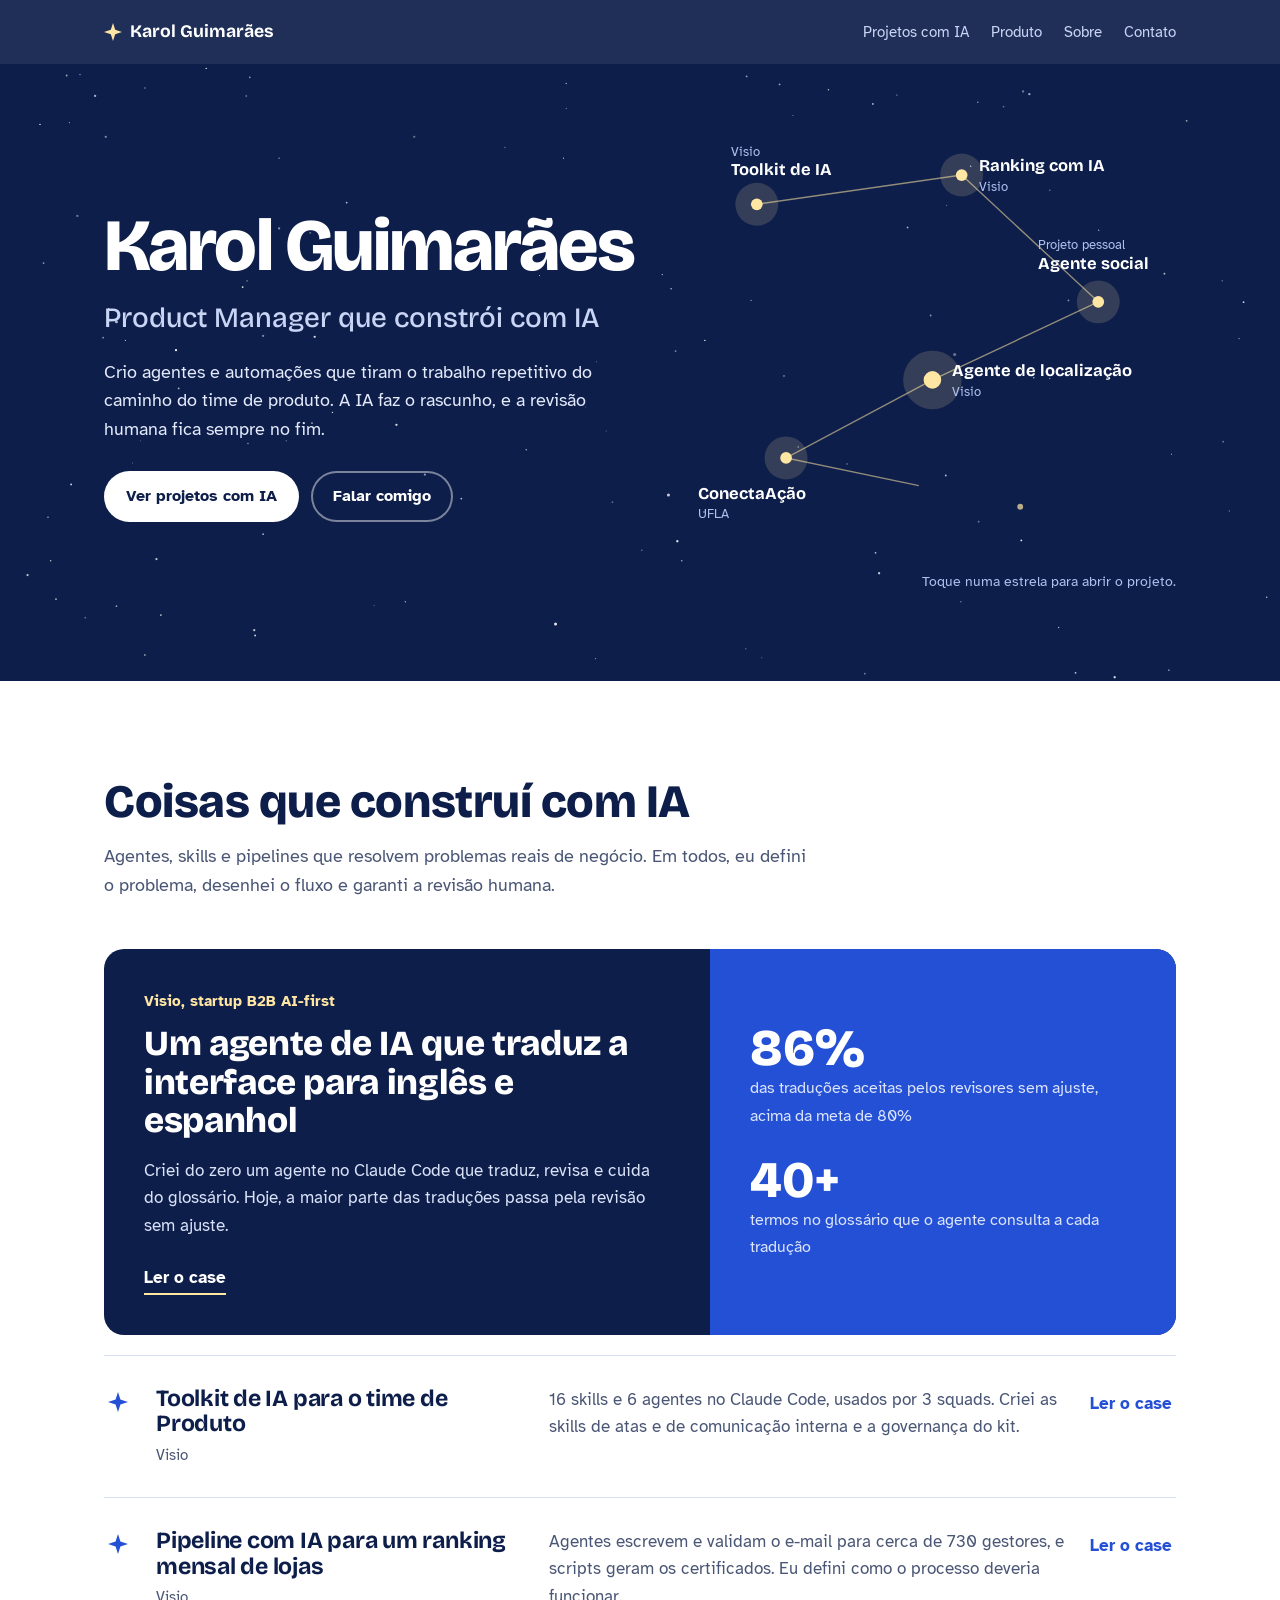
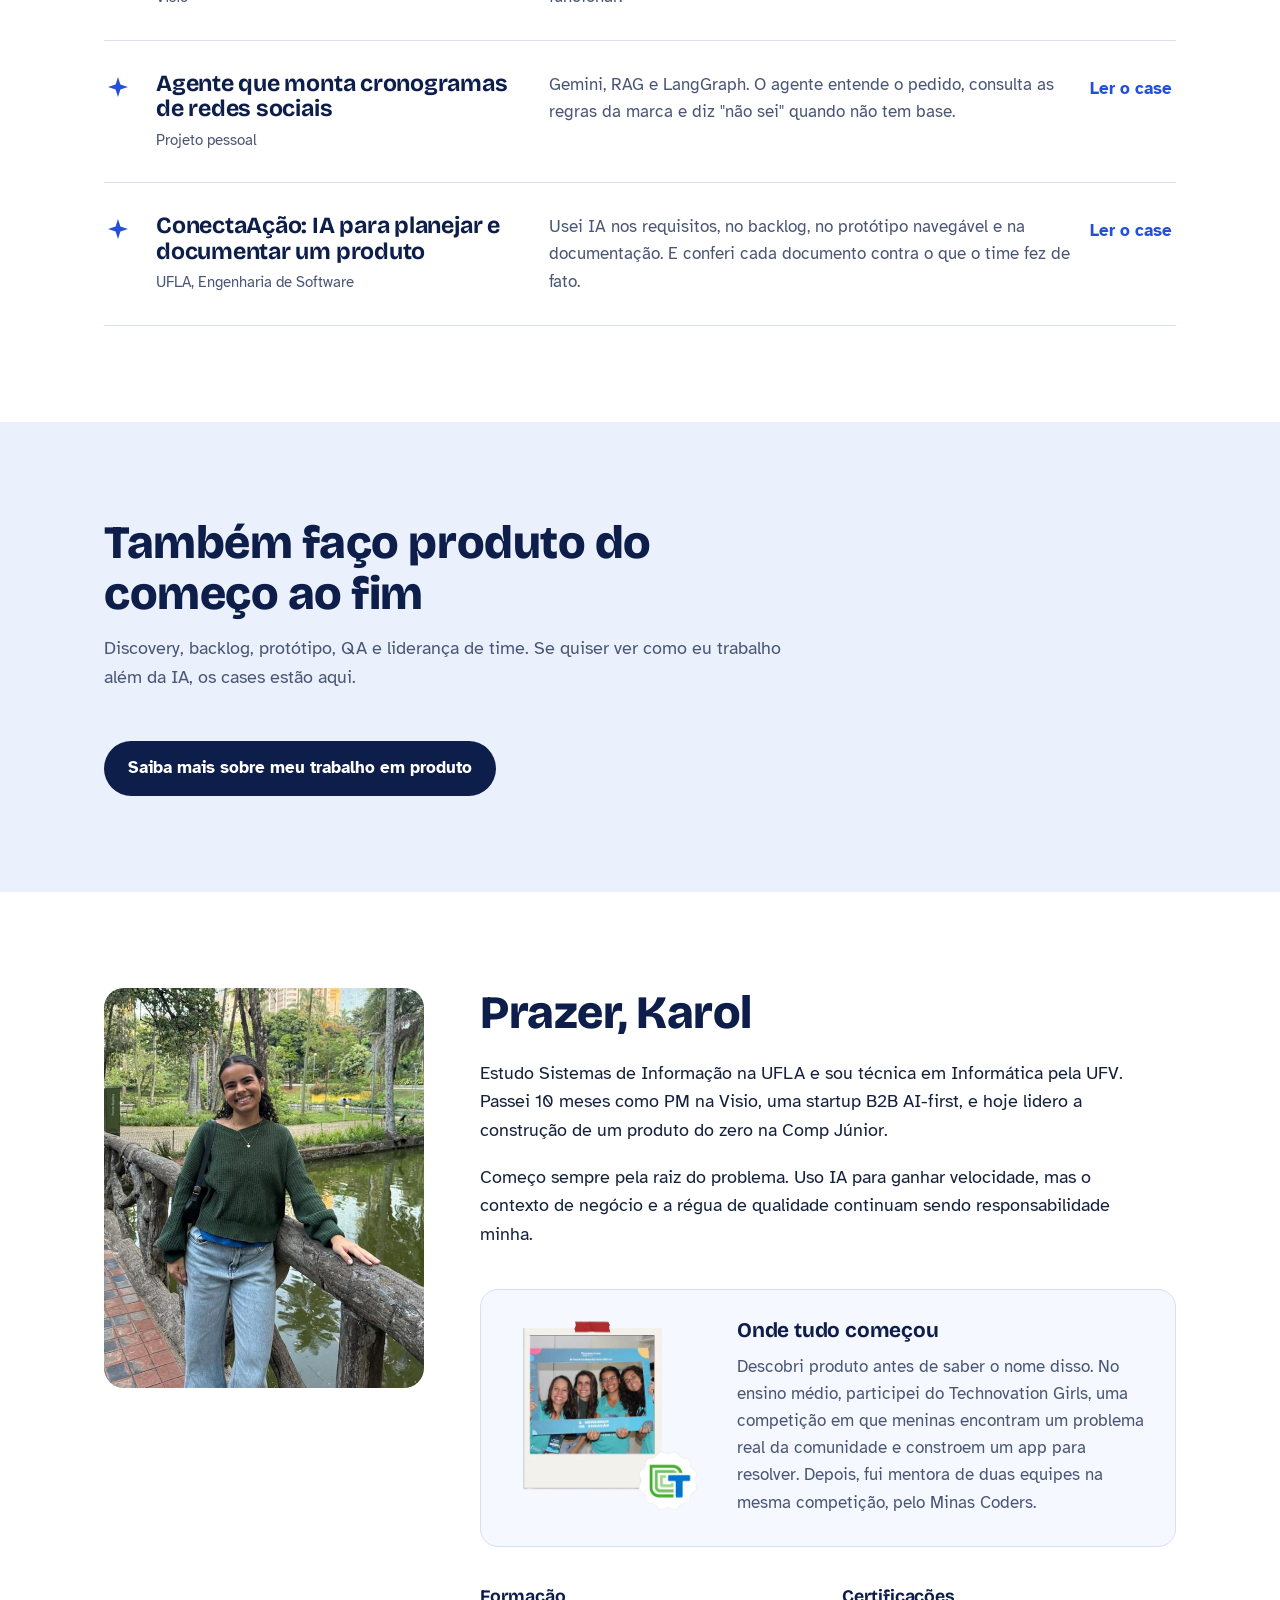
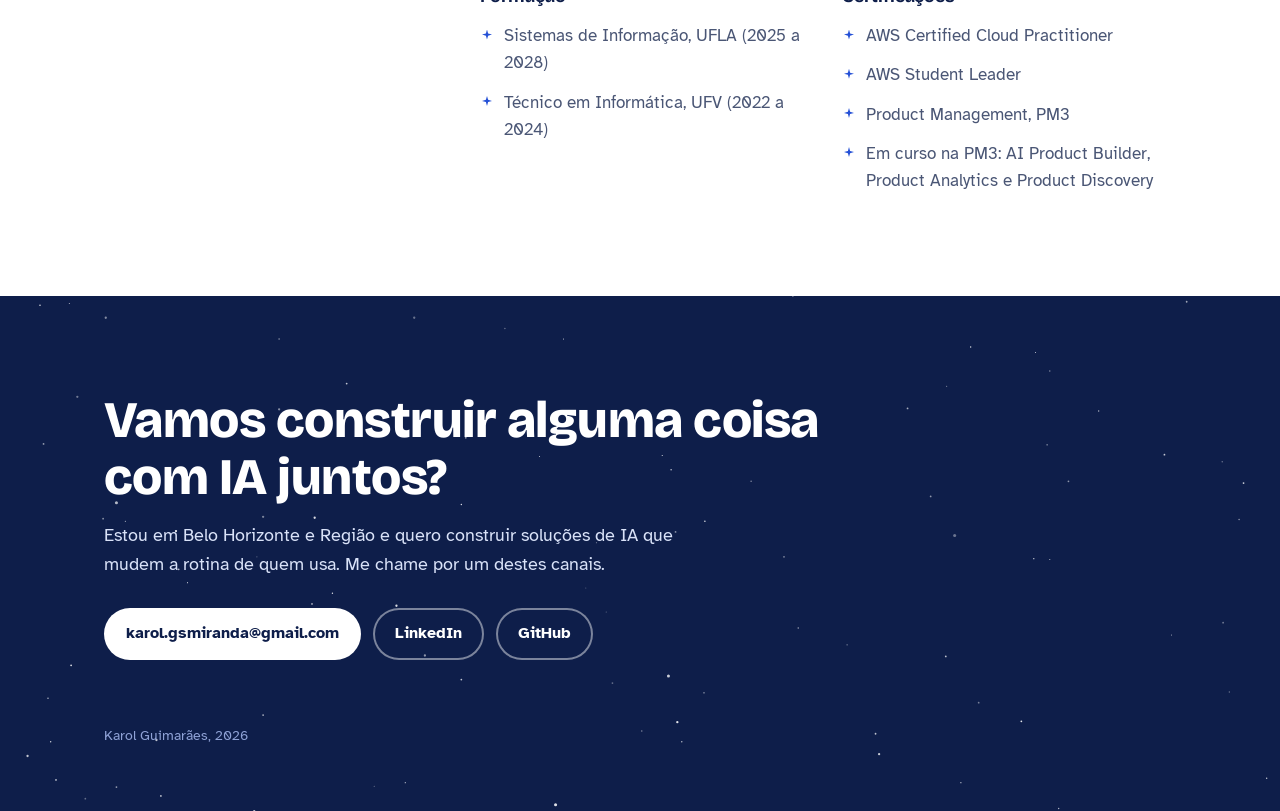
<file: index.html>
<!DOCTYPE html>
<html lang="pt-BR">
<head>
<meta charset="utf-8">
<meta name="viewport" content="width=device-width, initial-scale=1, viewport-fit=cover">
<title>Karol Guimarães | Product Manager que constrói com IA</title>
<meta name="description" content="Portfólio de Karol Guimarães: agentes de IA, automações e cases de produto.">
<link rel="icon" href="data:image/svg+xml,<svg xmlns='http://www.w3.org/2000/svg' viewBox='0 0 100 100'><text y='.9em' font-size='90'>⭐</text></svg>">
<link rel="preconnect" href="https://fonts.googleapis.com">
<link rel="preconnect" href="https://fonts.gstatic.com" crossorigin>
<link href="https://fonts.googleapis.com/css2?family=Bricolage+Grotesque:opsz,wght@12..96,500;12..96,700;12..96,800&family=Atkinson+Hyperlegible:ital,wght@0,400;0,700;1,400&display=swap" rel="stylesheet">
<link rel="stylesheet" href="style.css">
</head>
<body>
<header class="topo">
  <div class="wrap">
    <a class="marca" href="index.html"><svg viewBox="0 0 24 24" aria-hidden="true"><path d="M12 0l2.9 9.1L24 12l-9.1 2.9L12 24l-2.9-9.1L0 12l9.1-2.9z"/></svg>Karol Guimarães</a>
    <nav aria-label="Seções">
      <a href="#ia">Projetos<span class="longo"> com IA</span></a>
      <a href="#produto" class="opc">Produto</a>
      <a href="#sobre" class="opc">Sobre</a>
      <a href="#contato">Contato</a>
    </nav>
  </div>
</header>
<main>
  <section class="hero" id="inicio">
    <svg class="ceu" viewBox="0 0 1440 760" preserveAspectRatio="xMidYMid slice" aria-hidden="true"><circle cx="466" cy="115" r="1.3" opacity="0.38" style="animation-delay:0.6s"/><circle cx="839" cy="691" r="0.8" opacity="0.37" style="animation-delay:0.4s"/><circle cx="131" cy="323" r="1.7" opacity="0.69" style="animation-delay:3.8s"/><circle cx="840" cy="47" r="1" opacity="0.59" style="animation-delay:0.3s"/><circle cx="1236" cy="220" r="0.8" opacity="0.67" style="animation-delay:3.4s"/><circle cx="982" cy="78" r="1" opacity="0.73" style="animation-delay:3.3s"/><circle cx="90" cy="45" r="0.8" opacity="0.65" style="animation-delay:4.7s"/><circle cx="670" cy="702" r="0.8" opacity="0.53" style="animation-delay:4.2s"/><circle cx="351" cy="437" r="1" opacity="0.65" style="animation-delay:2.7s"/><circle cx="877" cy="56" r="1" opacity="0.60" style="animation-delay:0.9s"/><circle cx="704" cy="30" r="1.3" opacity="0.40" style="animation-delay:4.7s"/><circle cx="1178" cy="258" r="0.8" opacity="0.71" style="animation-delay:2.7s"/><circle cx="1210" cy="718" r="1" opacity="0.77" class="tw" style="animation-delay:4.4s"/><circle cx="446" cy="439" r="1.3" opacity="0.84" style="animation-delay:2.3s"/><circle cx="963" cy="17" r="1" opacity="0.56" style="animation-delay:3.0s"/><circle cx="314" cy="218" r="1.3" opacity="0.50" style="animation-delay:5.2s"/><circle cx="116" cy="341" r="1" opacity="0.52" style="animation-delay:2.6s"/><circle cx="792" cy="537" r="0.8" opacity="0.76" style="animation-delay:1.4s"/><circle cx="119" cy="115" r="1.3" opacity="0.49" style="animation-delay:3.5s"/><circle cx="378" cy="3" r="1" opacity="0.67" style="animation-delay:1.9s"/><circle cx="181" cy="653" r="1" opacity="0.74" style="animation-delay:2.7s"/><circle cx="1254" cy="723" r="1.3" opacity="0.83" style="animation-delay:2.4s"/><circle cx="149" cy="482" r="0.6" opacity="0.46" style="animation-delay:2.6s"/><circle cx="158" cy="457" r="0.6" opacity="0.35" style="animation-delay:0.6s"/><circle cx="524" cy="19" r="1.7" opacity="0.47" style="animation-delay:3.8s"/><circle cx="1376" cy="458" r="1" opacity="0.42" style="animation-delay:6.0s"/><circle cx="671" cy="368" r="0.6" opacity="0.44" style="animation-delay:4.4s"/><circle cx="689" cy="526" r="1" opacity="0.36" style="animation-delay:3.2s"/><circle cx="211" cy="413" r="0.6" opacity="0.80" style="animation-delay:3.9s"/><circle cx="131" cy="643" r="1" opacity="0.57" style="animation-delay:4.6s"/><circle cx="767" cy="592" r="0.8" opacity="0.73" style="animation-delay:4.7s"/><circle cx="1092" cy="148" r="0.8" opacity="0.84" style="animation-delay:1.4s"/><circle cx="745" cy="270" r="0.6" opacity="0.94" style="animation-delay:2.8s"/><circle cx="279" cy="460" r="0.8" opacity="0.62" style="animation-delay:5.9s"/><circle cx="1375" cy="277" r="0.8" opacity="0.41" style="animation-delay:2.0s"/><circle cx="695" cy="749" r="1" opacity="0.85" style="animation-delay:3.9s"/><circle cx="1151" cy="64" r="1.3" opacity="0.42" style="animation-delay:4.3s"/><circle cx="287" cy="676" r="1" opacity="0.82" style="animation-delay:4.8s"/><circle cx="1399" cy="301" r="1" opacity="0.80" class="tw" style="animation-delay:1.0s"/><circle cx="1430" cy="21" r="1" opacity="0.89" style="animation-delay:0.9s"/><circle cx="1190" cy="745" r="1.3" opacity="0.91" style="animation-delay:3.3s"/><circle cx="31" cy="608" r="1.3" opacity="0.74" style="animation-delay:5.6s"/><circle cx="625" cy="663" r="1.7" opacity="0.87" class="tw" style="animation-delay:1.3s"/><circle cx="722" cy="580" r="0.8" opacity="0.51" style="animation-delay:0.8s"/><circle cx="1310" cy="269" r="1" opacity="0.75" style="animation-delay:3.1s"/><circle cx="1191" cy="667" r="0.8" opacity="0.67" style="animation-delay:0.1s"/><circle cx="634" cy="139" r="0.6" opacity="0.82" style="animation-delay:0.8s"/><circle cx="892" cy="91" r="0.6" opacity="0.55" style="animation-delay:3.3s"/><circle cx="1129" cy="81" r="1" opacity="0.38" style="animation-delay:0.3s"/><circle cx="141" cy="344" r="0.6" opacity="0.81" style="animation-delay:2.7s"/><circle cx="882" cy="384" r="1" opacity="0.47" style="animation-delay:3.0s"/><circle cx="1163" cy="386" r="0.8" opacity="0.77" style="animation-delay:5.7s"/><circle cx="374" cy="425" r="0.8" opacity="0.85" style="animation-delay:0.7s"/><circle cx="637" cy="55" r="0.8" opacity="0.61" style="animation-delay:1.8s"/><circle cx="176" cy="590" r="1.3" opacity="0.74" style="animation-delay:1.5s"/><circle cx="198" cy="355" r="1.3" opacity="0.92" style="animation-delay:2.9s"/><circle cx="1425" cy="633" r="0.8" opacity="0.77" style="animation-delay:2.4s"/><circle cx="607" cy="271" r="0.6" opacity="0.78" class="tw" style="animation-delay:3.3s"/><circle cx="634" cy="14" r="0.8" opacity="0.66" style="animation-delay:5.8s"/><circle cx="163" cy="698" r="0.8" opacity="0.93" class="tw" style="animation-delay:1.6s"/><circle cx="57" cy="592" r="0.8" opacity="0.80" style="animation-delay:5.1s"/><circle cx="973" cy="719" r="1" opacity="0.44" style="animation-delay:3.4s"/><circle cx="1009" cy="68" r="0.6" opacity="0.83" style="animation-delay:5.4s"/><circle cx="387" cy="13" r="0.6" opacity="0.83" class="tw" style="animation-delay:5.1s"/><circle cx="96" cy="656" r="1" opacity="0.36" style="animation-delay:2.5s"/><circle cx="1318" cy="472" r="0.6" opacity="0.67" style="animation-delay:0.7s"/><circle cx="232" cy="38" r="0.8" opacity="0.91" style="animation-delay:3.2s"/><circle cx="296" cy="339" r="1.3" opacity="0.46" style="animation-delay:0.1s"/><circle cx="361" cy="12" r="1.3" opacity="0.65" style="animation-delay:3.1s"/><circle cx="354" cy="340" r="1.3" opacity="0.84" style="animation-delay:3.0s"/><circle cx="1202" cy="299" r="1" opacity="0.53" style="animation-delay:1.4s"/><circle cx="286" cy="670" r="1.3" opacity="0.73" style="animation-delay:2.1s"/><circle cx="78" cy="99" r="0.6" opacity="0.73" style="animation-delay:2.6s"/><circle cx="80" cy="506" r="1" opacity="0.87" style="animation-delay:1.7s"/><circle cx="349" cy="223" r="1" opacity="0.46" style="animation-delay:0.0s"/><circle cx="524" cy="250" r="1" opacity="0.54" class="tw" style="animation-delay:5.3s"/><circle cx="314" cy="139" r="0.8" opacity="0.58" style="animation-delay:3.0s"/><circle cx="289" cy="384" r="0.6" opacity="0.40" style="animation-delay:0.9s"/><circle cx="845" cy="299" r="0.8" opacity="0.53" style="animation-delay:3.5s"/><circle cx="762" cy="570" r="1.3" opacity="0.89" style="animation-delay:3.6s"/><circle cx="1101" cy="548" r="1" opacity="0.44" style="animation-delay:3.9s"/><circle cx="63" cy="635" r="1" opacity="0.73" style="animation-delay:4.9s"/><circle cx="201" cy="398" r="1" opacity="0.69" style="animation-delay:0.1s"/><circle cx="989" cy="606" r="1.3" opacity="0.76" style="animation-delay:1.4s"/><circle cx="45" cy="101" r="0.8" opacity="0.93" style="animation-delay:2.7s"/><circle cx="73" cy="14" r="1" opacity="0.76" style="animation-delay:0.0s"/><circle cx="1149" cy="569" r="1" opacity="0.89" class="tw" style="animation-delay:3.2s"/><circle cx="1074" cy="360" r="1.7" opacity="0.39" style="animation-delay:4.4s"/><circle cx="296" cy="562" r="1" opacity="0.65" style="animation-delay:2.9s"/><circle cx="985" cy="583" r="1" opacity="0.73" style="animation-delay:3.6s"/><circle cx="478" cy="495" r="1.3" opacity="0.53" style="animation-delay:0.1s"/><circle cx="87" cy="204" r="1.3" opacity="0.41" style="animation-delay:2.9s"/><circle cx="1021" cy="217" r="1" opacity="0.63" class="tw" style="animation-delay:5.4s"/><circle cx="287" cy="743" r="1" opacity="0.36" style="animation-delay:4.9s"/><circle cx="1394" cy="342" r="0.8" opacity="0.58" style="animation-delay:5.6s"/><circle cx="107" cy="69" r="1.3" opacity="0.66" style="animation-delay:0.8s"/><circle cx="1181" cy="387" r="0.6" opacity="0.77" style="animation-delay:5.4s"/><circle cx="700" cy="19" r="0.6" opacity="0.92" style="animation-delay:2.4s"/><circle cx="1047" cy="316" r="1" opacity="0.54" style="animation-delay:0.0s"/><circle cx="1081" cy="638" r="0.6" opacity="0.91" style="animation-delay:0.1s"/><circle cx="1065" cy="192" r="0.6" opacity="0.59" style="animation-delay:3.5s"/><circle cx="519" cy="325" r="0.8" opacity="0.86" style="animation-delay:0.3s"/><circle cx="953" cy="483" r="0.8" opacity="0.50" style="animation-delay:3.1s"/><circle cx="273" cy="284" r="1" opacity="0.88" style="animation-delay:3.8s"/><circle cx="1315" cy="715" r="1" opacity="0.47" class="tw" style="animation-delay:5.6s"/><circle cx="592" cy="467" r="0.8" opacity="0.74" style="animation-delay:0.3s"/><circle cx="1335" cy="97" r="1" opacity="0.60" style="animation-delay:1.5s"/><circle cx="1064" cy="496" r="1" opacity="0.74" style="animation-delay:3.3s"/><circle cx="568" cy="127" r="0.8" opacity="0.40" style="animation-delay:4.9s"/><circle cx="793" cy="344" r="0.8" opacity="0.95" style="animation-delay:0.8s"/><circle cx="277" cy="69" r="0.8" opacity="0.68" style="animation-delay:2.2s"/><circle cx="1165" cy="154" r="0.6" opacity="0.80" style="animation-delay:2.5s"/><circle cx="755" cy="286" r="0.8" opacity="0.80" style="animation-delay:3.4s"/><circle cx="519" cy="522" r="1" opacity="0.73" style="animation-delay:1.3s"/><circle cx="390" cy="189" r="1" opacity="0.74" style="animation-delay:1.9s"/><circle cx="1173" cy="736" r="0.8" opacity="0.37" style="animation-delay:5.4s"/><circle cx="682" cy="446" r="0.6" opacity="0.39" style="animation-delay:5.6s"/><circle cx="760" cy="356" r="1" opacity="0.50" class="tw" style="animation-delay:0.9s"/><circle cx="752" cy="518" r="1.7" opacity="0.78" style="animation-delay:4.6s"/><circle cx="659" cy="419" r="0.6" opacity="0.35" style="animation-delay:3.4s"/><circle cx="54" cy="543" r="0.8" opacity="0.73" style="animation-delay:2.6s"/><circle cx="1100" cy="76" r="0.8" opacity="0.66" style="animation-delay:2.3s"/><circle cx="322" cy="457" r="0.6" opacity="0.67" style="animation-delay:1.7s"/><circle cx="456" cy="638" r="0.8" opacity="0.64" style="animation-delay:1.5s"/><circle cx="1383" cy="536" r="0.8" opacity="0.38" style="animation-delay:5.3s"/><circle cx="932" cy="62" r="0.8" opacity="0.75" style="animation-delay:1.4s"/><circle cx="49" cy="257" r="1" opacity="0.57" style="animation-delay:0.0s"/><circle cx="421" cy="642" r="0.6" opacity="0.47" style="animation-delay:1.9s"/><circle cx="1181" cy="175" r="0.8" opacity="0.51" style="animation-delay:0.7s"/><circle cx="898" cy="464" r="0.8" opacity="0.64" style="animation-delay:0.3s"/><circle cx="857" cy="701" r="0.6" opacity="0.48" style="animation-delay:0.9s"/><circle cx="75" cy="46" r="1" opacity="0.62" style="animation-delay:1.9s"/><circle cx="163" cy="60" r="0.8" opacity="0.55" style="animation-delay:5.6s"/><circle cx="1075" cy="24" r="1.3" opacity="0.79" style="animation-delay:5.9s"/><circle cx="637" cy="83" r="0.6" opacity="0.52" style="animation-delay:5.7s"/><circle cx="178" cy="733" r="0.8" opacity="0.58" style="animation-delay:1.9s"/><circle cx="1158" cy="67" r="1.3" opacity="0.63" style="animation-delay:5.5s"/><circle cx="278" cy="277" r="1" opacity="0.37" style="animation-delay:4.9s"/><circle cx="1104" cy="31" r="0.6" opacity="0.63" style="animation-delay:0.4s"/><circle cx="281" cy="48" r="1" opacity="0.55" style="animation-delay:5.7s"/></svg>
    <div class="wrap">
      <div>
        <h1>Karol Guimarães</h1>
        <p class="cargo">Product Manager que constrói com IA</p>
        <p class="intro">Crio agentes e automações que tiram o trabalho repetitivo do caminho do time de produto. A IA faz o rascunho, e a revisão humana fica sempre no fim.</p>
        <div class="acoes">
          <a class="botao cheio" href="#ia">Ver projetos com IA</a>
          <a class="botao vazio" href="#contato">Falar comigo</a>
        </div>
      </div>
      <div class="constelacao">
        <svg viewBox="0 0 520 430" role="img" aria-labelledby="const-t">
          <title id="const-t">Constelação com os cinco projetos de IA. Cada estrela abre um case.</title>
          <polyline class="traco rota" points="90,70 300,40 440,170 270,250 120,330 360,380"/>
          <a href="localizacao.html"><circle class="halo" cx="270" cy="250" r="30"/><circle class="ponto" cx="270" cy="250" r="9"/><text x="290" y="246">Agente de localização</text><text class="sub" x="290" y="266">Visio</text></a>
          <a href="toolkit.html"><circle class="halo" cx="90" cy="70" r="22"/><circle class="ponto" cx="90" cy="70" r="6"/><text x="64" y="40">Toolkit de IA</text><text class="sub" x="64" y="20">Visio</text></a>
          <a href="ranking.html"><circle class="halo" cx="300" cy="40" r="22"/><circle class="ponto" cx="300" cy="40" r="6"/><text x="318" y="36">Ranking com IA</text><text class="sub" x="318" y="56">Visio</text></a>
          <a href="agente-social.html"><circle class="halo" cx="440" cy="170" r="22"/><circle class="ponto" cx="440" cy="170" r="6"/><text x="378" y="136">Agente social</text><text class="sub" x="378" y="116">Projeto pessoal</text></a>
          <a href="conectaacao.html"><circle class="halo" cx="120" cy="330" r="22"/><circle class="ponto" cx="120" cy="330" r="6"/><text x="30" y="372">ConectaAção</text><text class="sub" x="30" y="392">UFLA</text></a>
          <circle class="ponto" cx="360" cy="380" r="3" opacity=".7"/>
        </svg>
        <p class="legenda">Toque numa estrela para abrir o projeto.</p>
      </div>
    </div>
  </section>

  <section class="bloco" id="ia">
    <div class="wrap">
      <div class="cabeca">
        <h2>Coisas que construí com IA</h2>
        <p>Agentes, skills e pipelines que resolvem problemas reais de negócio. Em todos, eu defini o problema, desenhei o fluxo e garanti a revisão humana.</p>
      </div>

      <a class="destaque" href="localizacao.html">
        <div class="txt">
          <span class="onde">Visio, startup B2B AI-first</span>
          <h3>Um agente de IA que traduz a interface para inglês e espanhol</h3>
          <p>Criei do zero um agente no Claude Code que traduz, revisa e cuida do glossário. Hoje, a maior parte das traduções passa pela revisão sem ajuste.</p>
          <span class="ler">Ler o case</span>
        </div>
        <div class="num">
          <div><strong>86%</strong><span>das traduções aceitas pelos revisores sem ajuste, acima da meta de 80%</span></div>
          <div><strong>40+</strong><span>termos no glossário que o agente consulta a cada tradução</span></div>
        </div>
      </a>

      <div class="lista">
        <a class="item" href="toolkit.html">
          <svg viewBox="0 0 24 24" aria-hidden="true"><path d="M12 0l2.9 9.1L24 12l-9.1 2.9L12 24l-2.9-9.1L0 12l9.1-2.9z"/></svg>
          <div><h3>Toolkit de IA para o time de Produto</h3><span class="onde">Visio</span></div>
          <p>16 skills e 6 agentes no Claude Code, usados por 3 squads. Criei as skills de atas e de comunicação interna e a governança do kit.</p>
          <span class="ler">Ler o case</span>
        </a>
        <a class="item" href="ranking.html">
          <svg viewBox="0 0 24 24" aria-hidden="true"><path d="M12 0l2.9 9.1L24 12l-9.1 2.9L12 24l-2.9-9.1L0 12l9.1-2.9z"/></svg>
          <div><h3>Pipeline com IA para um ranking mensal de lojas</h3><span class="onde">Visio</span></div>
          <p>Agentes escrevem e validam o e-mail para cerca de 730 gestores, e scripts geram os certificados. Eu defini como o processo deveria funcionar.</p>
          <span class="ler">Ler o case</span>
        </a>
        <a class="item" href="agente-social.html">
          <svg viewBox="0 0 24 24" aria-hidden="true"><path d="M12 0l2.9 9.1L24 12l-9.1 2.9L12 24l-2.9-9.1L0 12l9.1-2.9z"/></svg>
          <div><h3>Agente que monta cronogramas de redes sociais</h3><span class="onde">Projeto pessoal</span></div>
          <p>Gemini, RAG e LangGraph. O agente entende o pedido, consulta as regras da marca e diz "não sei" quando não tem base.</p>
          <span class="ler">Ler o case</span>
        </a>
        <a class="item" href="conectaacao.html">
          <svg viewBox="0 0 24 24" aria-hidden="true"><path d="M12 0l2.9 9.1L24 12l-9.1 2.9L12 24l-2.9-9.1L0 12l9.1-2.9z"/></svg>
          <div><h3>ConectaAção: IA para planejar e documentar um produto</h3><span class="onde">UFLA, Engenharia de Software</span></div>
          <p>Usei IA nos requisitos, no backlog, no protótipo navegável e na documentação. E conferi cada documento contra o que o time fez de fato.</p>
          <span class="ler">Ler o case</span>
        </a>
      </div>
    </div>
  </section>

  <section class="bloco produto" id="produto">
    <div class="wrap">
      <div class="cabeca">
        <h2>Também faço produto do começo ao fim</h2>
        <p>Discovery, backlog, protótipo, QA e liderança de time. Se quiser ver como eu trabalho além da IA, os cases estão aqui.</p>
      </div>
      <button class="abrir" type="button" aria-expanded="false" aria-controls="cards-produto">Saiba mais sobre meu trabalho em produto</button>
      <div class="cards-produto" id="cards-produto" hidden>
        <a class="cp" href="visio-os.html"><span class="onde">Visio</span><h3>Backlog, discovery e qualidade numa squad AI-first</h3><p>Um survey com 59 clientes mudou uma decisão de produto, e uma métrica honesta venceu uma métrica bonita.</p><span class="ler">Ler o case</span></a>
        <a class="cp" href="zeus.html"><span class="onde">Comp Júnior</span><h3>Zeus: liderando um produto do zero</h3><p>Lidero 8 pessoas em dual-track para construir o sistema de gestão interna da empresa júnior.</p><span class="ler">Ler o case</span></a>
        <a class="cp" href="marketing.html"><span class="onde">Comp Júnior</span><h3>Reestruturei uma área e criei um funil de leads</h3><p>Em 6 meses, o marketing saiu de posts soltos para 5 a 7 leads qualificados entregues ao comercial.</p><span class="ler">Ler o case</span></a>
      </div>
    </div>
  </section>

  <section class="bloco" id="sobre">
    <div class="wrap sobre-grid">
      <div class="foto"><img src="img/foto.jpg" alt="Karol Guimarães sorrindo, num parque com árvores e lago."></div>
      <div class="sobre-txt">
        <h2>Prazer, Karol</h2>
        <p>Estudo Sistemas de Informação na UFLA e sou técnica em Informática pela UFV. Passei 10 meses como PM na Visio, uma startup B2B AI-first, e hoje lidero a construção de um produto do zero na Comp Júnior.</p>
        <p>Começo sempre pela raiz do problema. Uso IA para ganhar velocidade, mas o contexto de negócio e a régua de qualidade continuam sendo responsabilidade minha.</p>

        <div class="origem">
          <img src="img/polaroid.webp" alt="Polaroid de quatro meninas sorrindo num workshop de ideação do Technovation Girls.">
          <div>
            <h3>Onde tudo começou</h3>
            <p>Descobri produto antes de saber o nome disso. No ensino médio, participei do Technovation Girls, uma competição em que meninas encontram um problema real da comunidade e constroem um app para resolver. Depois, fui mentora de duas equipes na mesma competição, pelo Minas Coders.</p>
          </div>
        </div>

        <div class="fatos">
          <div>
            <h3>Formação</h3>
            <ul>
              <li>Sistemas de Informação, UFLA (2025 a 2028)</li>
              <li>Técnico em Informática, UFV (2022 a 2024)</li>
            </ul>
          </div>
          <div>
            <h3>Certificações</h3>
            <ul>
              <li>AWS Certified Cloud Practitioner</li>
              <li>AWS Student Leader</li>
              <li>Product Management, PM3</li>
              <li>Em curso na PM3: AI Product Builder, Product Analytics e Product Discovery</li>
            </ul>
          </div>
        </div>
      </div>
    </div>
  </section>

  <section class="contato" id="contato">
    <svg class="ceu" viewBox="0 0 1440 760" preserveAspectRatio="xMidYMid slice" aria-hidden="true"><circle cx="466" cy="115" r="1.3" opacity="0.38" style="animation-delay:0.6s"/><circle cx="839" cy="691" r="0.8" opacity="0.37" style="animation-delay:0.4s"/><circle cx="131" cy="323" r="1.7" opacity="0.69" style="animation-delay:3.8s"/><circle cx="840" cy="47" r="1" opacity="0.59" style="animation-delay:0.3s"/><circle cx="1236" cy="220" r="0.8" opacity="0.67" style="animation-delay:3.4s"/><circle cx="982" cy="78" r="1" opacity="0.73" style="animation-delay:3.3s"/><circle cx="90" cy="45" r="0.8" opacity="0.65" style="animation-delay:4.7s"/><circle cx="670" cy="702" r="0.8" opacity="0.53" style="animation-delay:4.2s"/><circle cx="351" cy="437" r="1" opacity="0.65" style="animation-delay:2.7s"/><circle cx="877" cy="56" r="1" opacity="0.60" style="animation-delay:0.9s"/><circle cx="704" cy="30" r="1.3" opacity="0.40" style="animation-delay:4.7s"/><circle cx="1178" cy="258" r="0.8" opacity="0.71" style="animation-delay:2.7s"/><circle cx="1210" cy="718" r="1" opacity="0.77" class="tw" style="animation-delay:4.4s"/><circle cx="446" cy="439" r="1.3" opacity="0.84" style="animation-delay:2.3s"/><circle cx="963" cy="17" r="1" opacity="0.56" style="animation-delay:3.0s"/><circle cx="314" cy="218" r="1.3" opacity="0.50" style="animation-delay:5.2s"/><circle cx="116" cy="341" r="1" opacity="0.52" style="animation-delay:2.6s"/><circle cx="792" cy="537" r="0.8" opacity="0.76" style="animation-delay:1.4s"/><circle cx="119" cy="115" r="1.3" opacity="0.49" style="animation-delay:3.5s"/><circle cx="378" cy="3" r="1" opacity="0.67" style="animation-delay:1.9s"/><circle cx="181" cy="653" r="1" opacity="0.74" style="animation-delay:2.7s"/><circle cx="1254" cy="723" r="1.3" opacity="0.83" style="animation-delay:2.4s"/><circle cx="149" cy="482" r="0.6" opacity="0.46" style="animation-delay:2.6s"/><circle cx="158" cy="457" r="0.6" opacity="0.35" style="animation-delay:0.6s"/><circle cx="524" cy="19" r="1.7" opacity="0.47" style="animation-delay:3.8s"/><circle cx="1376" cy="458" r="1" opacity="0.42" style="animation-delay:6.0s"/><circle cx="671" cy="368" r="0.6" opacity="0.44" style="animation-delay:4.4s"/><circle cx="689" cy="526" r="1" opacity="0.36" style="animation-delay:3.2s"/><circle cx="211" cy="413" r="0.6" opacity="0.80" style="animation-delay:3.9s"/><circle cx="131" cy="643" r="1" opacity="0.57" style="animation-delay:4.6s"/><circle cx="767" cy="592" r="0.8" opacity="0.73" style="animation-delay:4.7s"/><circle cx="1092" cy="148" r="0.8" opacity="0.84" style="animation-delay:1.4s"/><circle cx="745" cy="270" r="0.6" opacity="0.94" style="animation-delay:2.8s"/><circle cx="279" cy="460" r="0.8" opacity="0.62" style="animation-delay:5.9s"/><circle cx="1375" cy="277" r="0.8" opacity="0.41" style="animation-delay:2.0s"/><circle cx="695" cy="749" r="1" opacity="0.85" style="animation-delay:3.9s"/><circle cx="1151" cy="64" r="1.3" opacity="0.42" style="animation-delay:4.3s"/><circle cx="287" cy="676" r="1" opacity="0.82" style="animation-delay:4.8s"/><circle cx="1399" cy="301" r="1" opacity="0.80" class="tw" style="animation-delay:1.0s"/><circle cx="1430" cy="21" r="1" opacity="0.89" style="animation-delay:0.9s"/><circle cx="1190" cy="745" r="1.3" opacity="0.91" style="animation-delay:3.3s"/><circle cx="31" cy="608" r="1.3" opacity="0.74" style="animation-delay:5.6s"/><circle cx="625" cy="663" r="1.7" opacity="0.87" class="tw" style="animation-delay:1.3s"/><circle cx="722" cy="580" r="0.8" opacity="0.51" style="animation-delay:0.8s"/><circle cx="1310" cy="269" r="1" opacity="0.75" style="animation-delay:3.1s"/><circle cx="1191" cy="667" r="0.8" opacity="0.67" style="animation-delay:0.1s"/><circle cx="634" cy="139" r="0.6" opacity="0.82" style="animation-delay:0.8s"/><circle cx="892" cy="91" r="0.6" opacity="0.55" style="animation-delay:3.3s"/><circle cx="1129" cy="81" r="1" opacity="0.38" style="animation-delay:0.3s"/><circle cx="141" cy="344" r="0.6" opacity="0.81" style="animation-delay:2.7s"/><circle cx="882" cy="384" r="1" opacity="0.47" style="animation-delay:3.0s"/><circle cx="1163" cy="386" r="0.8" opacity="0.77" style="animation-delay:5.7s"/><circle cx="374" cy="425" r="0.8" opacity="0.85" style="animation-delay:0.7s"/><circle cx="637" cy="55" r="0.8" opacity="0.61" style="animation-delay:1.8s"/><circle cx="176" cy="590" r="1.3" opacity="0.74" style="animation-delay:1.5s"/><circle cx="198" cy="355" r="1.3" opacity="0.92" style="animation-delay:2.9s"/><circle cx="1425" cy="633" r="0.8" opacity="0.77" style="animation-delay:2.4s"/><circle cx="607" cy="271" r="0.6" opacity="0.78" class="tw" style="animation-delay:3.3s"/><circle cx="634" cy="14" r="0.8" opacity="0.66" style="animation-delay:5.8s"/><circle cx="163" cy="698" r="0.8" opacity="0.93" class="tw" style="animation-delay:1.6s"/><circle cx="57" cy="592" r="0.8" opacity="0.80" style="animation-delay:5.1s"/><circle cx="973" cy="719" r="1" opacity="0.44" style="animation-delay:3.4s"/><circle cx="1009" cy="68" r="0.6" opacity="0.83" style="animation-delay:5.4s"/><circle cx="387" cy="13" r="0.6" opacity="0.83" class="tw" style="animation-delay:5.1s"/><circle cx="96" cy="656" r="1" opacity="0.36" style="animation-delay:2.5s"/><circle cx="1318" cy="472" r="0.6" opacity="0.67" style="animation-delay:0.7s"/><circle cx="232" cy="38" r="0.8" opacity="0.91" style="animation-delay:3.2s"/><circle cx="296" cy="339" r="1.3" opacity="0.46" style="animation-delay:0.1s"/><circle cx="361" cy="12" r="1.3" opacity="0.65" style="animation-delay:3.1s"/><circle cx="354" cy="340" r="1.3" opacity="0.84" style="animation-delay:3.0s"/><circle cx="1202" cy="299" r="1" opacity="0.53" style="animation-delay:1.4s"/><circle cx="286" cy="670" r="1.3" opacity="0.73" style="animation-delay:2.1s"/><circle cx="78" cy="99" r="0.6" opacity="0.73" style="animation-delay:2.6s"/><circle cx="80" cy="506" r="1" opacity="0.87" style="animation-delay:1.7s"/><circle cx="349" cy="223" r="1" opacity="0.46" style="animation-delay:0.0s"/><circle cx="524" cy="250" r="1" opacity="0.54" class="tw" style="animation-delay:5.3s"/><circle cx="314" cy="139" r="0.8" opacity="0.58" style="animation-delay:3.0s"/><circle cx="289" cy="384" r="0.6" opacity="0.40" style="animation-delay:0.9s"/><circle cx="845" cy="299" r="0.8" opacity="0.53" style="animation-delay:3.5s"/><circle cx="762" cy="570" r="1.3" opacity="0.89" style="animation-delay:3.6s"/><circle cx="1101" cy="548" r="1" opacity="0.44" style="animation-delay:3.9s"/><circle cx="63" cy="635" r="1" opacity="0.73" style="animation-delay:4.9s"/><circle cx="201" cy="398" r="1" opacity="0.69" style="animation-delay:0.1s"/><circle cx="989" cy="606" r="1.3" opacity="0.76" style="animation-delay:1.4s"/><circle cx="45" cy="101" r="0.8" opacity="0.93" style="animation-delay:2.7s"/><circle cx="73" cy="14" r="1" opacity="0.76" style="animation-delay:0.0s"/><circle cx="1149" cy="569" r="1" opacity="0.89" class="tw" style="animation-delay:3.2s"/><circle cx="1074" cy="360" r="1.7" opacity="0.39" style="animation-delay:4.4s"/><circle cx="296" cy="562" r="1" opacity="0.65" style="animation-delay:2.9s"/><circle cx="985" cy="583" r="1" opacity="0.73" style="animation-delay:3.6s"/><circle cx="478" cy="495" r="1.3" opacity="0.53" style="animation-delay:0.1s"/><circle cx="87" cy="204" r="1.3" opacity="0.41" style="animation-delay:2.9s"/><circle cx="1021" cy="217" r="1" opacity="0.63" class="tw" style="animation-delay:5.4s"/><circle cx="287" cy="743" r="1" opacity="0.36" style="animation-delay:4.9s"/><circle cx="1394" cy="342" r="0.8" opacity="0.58" style="animation-delay:5.6s"/><circle cx="107" cy="69" r="1.3" opacity="0.66" style="animation-delay:0.8s"/><circle cx="1181" cy="387" r="0.6" opacity="0.77" style="animation-delay:5.4s"/><circle cx="700" cy="19" r="0.6" opacity="0.92" style="animation-delay:2.4s"/><circle cx="1047" cy="316" r="1" opacity="0.54" style="animation-delay:0.0s"/><circle cx="1081" cy="638" r="0.6" opacity="0.91" style="animation-delay:0.1s"/><circle cx="1065" cy="192" r="0.6" opacity="0.59" style="animation-delay:3.5s"/><circle cx="519" cy="325" r="0.8" opacity="0.86" style="animation-delay:0.3s"/><circle cx="953" cy="483" r="0.8" opacity="0.50" style="animation-delay:3.1s"/><circle cx="273" cy="284" r="1" opacity="0.88" style="animation-delay:3.8s"/><circle cx="1315" cy="715" r="1" opacity="0.47" class="tw" style="animation-delay:5.6s"/><circle cx="592" cy="467" r="0.8" opacity="0.74" style="animation-delay:0.3s"/><circle cx="1335" cy="97" r="1" opacity="0.60" style="animation-delay:1.5s"/><circle cx="1064" cy="496" r="1" opacity="0.74" style="animation-delay:3.3s"/><circle cx="568" cy="127" r="0.8" opacity="0.40" style="animation-delay:4.9s"/><circle cx="793" cy="344" r="0.8" opacity="0.95" style="animation-delay:0.8s"/><circle cx="277" cy="69" r="0.8" opacity="0.68" style="animation-delay:2.2s"/><circle cx="1165" cy="154" r="0.6" opacity="0.80" style="animation-delay:2.5s"/><circle cx="755" cy="286" r="0.8" opacity="0.80" style="animation-delay:3.4s"/><circle cx="519" cy="522" r="1" opacity="0.73" style="animation-delay:1.3s"/><circle cx="390" cy="189" r="1" opacity="0.74" style="animation-delay:1.9s"/><circle cx="1173" cy="736" r="0.8" opacity="0.37" style="animation-delay:5.4s"/><circle cx="682" cy="446" r="0.6" opacity="0.39" style="animation-delay:5.6s"/><circle cx="760" cy="356" r="1" opacity="0.50" class="tw" style="animation-delay:0.9s"/><circle cx="752" cy="518" r="1.7" opacity="0.78" style="animation-delay:4.6s"/><circle cx="659" cy="419" r="0.6" opacity="0.35" style="animation-delay:3.4s"/><circle cx="54" cy="543" r="0.8" opacity="0.73" style="animation-delay:2.6s"/><circle cx="1100" cy="76" r="0.8" opacity="0.66" style="animation-delay:2.3s"/><circle cx="322" cy="457" r="0.6" opacity="0.67" style="animation-delay:1.7s"/><circle cx="456" cy="638" r="0.8" opacity="0.64" style="animation-delay:1.5s"/><circle cx="1383" cy="536" r="0.8" opacity="0.38" style="animation-delay:5.3s"/><circle cx="932" cy="62" r="0.8" opacity="0.75" style="animation-delay:1.4s"/><circle cx="49" cy="257" r="1" opacity="0.57" style="animation-delay:0.0s"/><circle cx="421" cy="642" r="0.6" opacity="0.47" style="animation-delay:1.9s"/><circle cx="1181" cy="175" r="0.8" opacity="0.51" style="animation-delay:0.7s"/><circle cx="898" cy="464" r="0.8" opacity="0.64" style="animation-delay:0.3s"/><circle cx="857" cy="701" r="0.6" opacity="0.48" style="animation-delay:0.9s"/><circle cx="75" cy="46" r="1" opacity="0.62" style="animation-delay:1.9s"/><circle cx="163" cy="60" r="0.8" opacity="0.55" style="animation-delay:5.6s"/><circle cx="1075" cy="24" r="1.3" opacity="0.79" style="animation-delay:5.9s"/><circle cx="637" cy="83" r="0.6" opacity="0.52" style="animation-delay:5.7s"/><circle cx="178" cy="733" r="0.8" opacity="0.58" style="animation-delay:1.9s"/><circle cx="1158" cy="67" r="1.3" opacity="0.63" style="animation-delay:5.5s"/><circle cx="278" cy="277" r="1" opacity="0.37" style="animation-delay:4.9s"/><circle cx="1104" cy="31" r="0.6" opacity="0.63" style="animation-delay:0.4s"/><circle cx="281" cy="48" r="1" opacity="0.55" style="animation-delay:5.7s"/></svg>
    <div class="wrap">
      <h2>Vamos construir alguma coisa com IA juntos?</h2>
      <p>Estou em Belo Horizonte e Região e quero construir soluções de IA que mudem a rotina de quem usa. Me chame por um destes canais.</p>
      <div class="canais">
        <a class="botao cheio" href="mailto:karol.gsmiranda@gmail.com">karol.gsmiranda@gmail.com</a>
        <a class="botao vazio" href="https://www.linkedin.com/in/karolguimar%C3%A3es/" target="_blank" rel="noopener">LinkedIn</a>
        <a class="botao vazio" href="https://github.com/KarolGSMiranda" target="_blank" rel="noopener">GitHub</a>
      </div>
      <p class="rodape">Karol Guimarães, 2026</p>
    </div>
  </section>
</main>
<script>
(function(){
  var botao=document.querySelector('.produto .abrir'), cards=document.getElementById('cards-produto');
  function abrir(){cards.hidden=false;botao.setAttribute('aria-expanded','true');botao.textContent='Esconder cases de produto';}
  botao.addEventListener('click',function(){ if(cards.hidden){abrir();} else {cards.hidden=true;botao.setAttribute('aria-expanded','false');botao.textContent='Saiba mais sobre meu trabalho em produto';} });
  if(location.hash==='#produto') abrir();
  window.addEventListener('hashchange',function(){ if(location.hash==='#produto') abrir(); });
})();
</script>
</body>
</html>
</file>
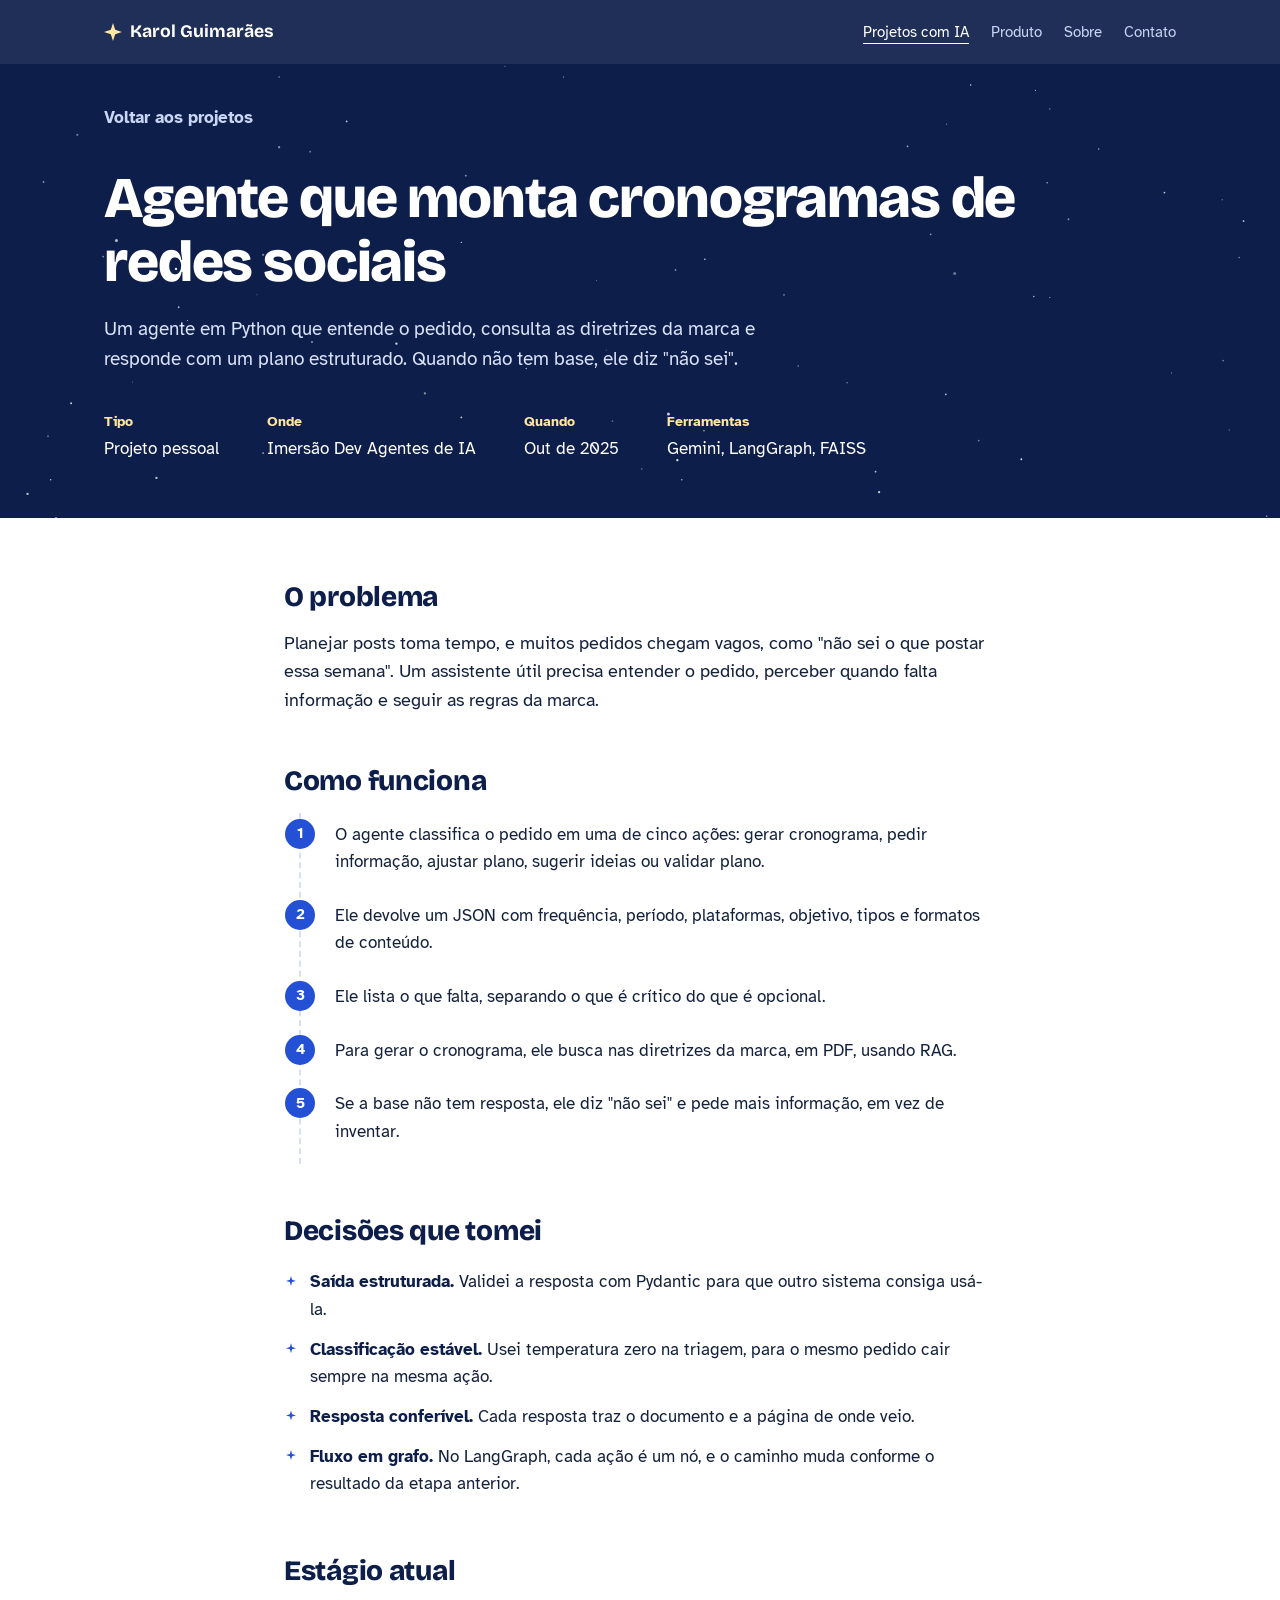
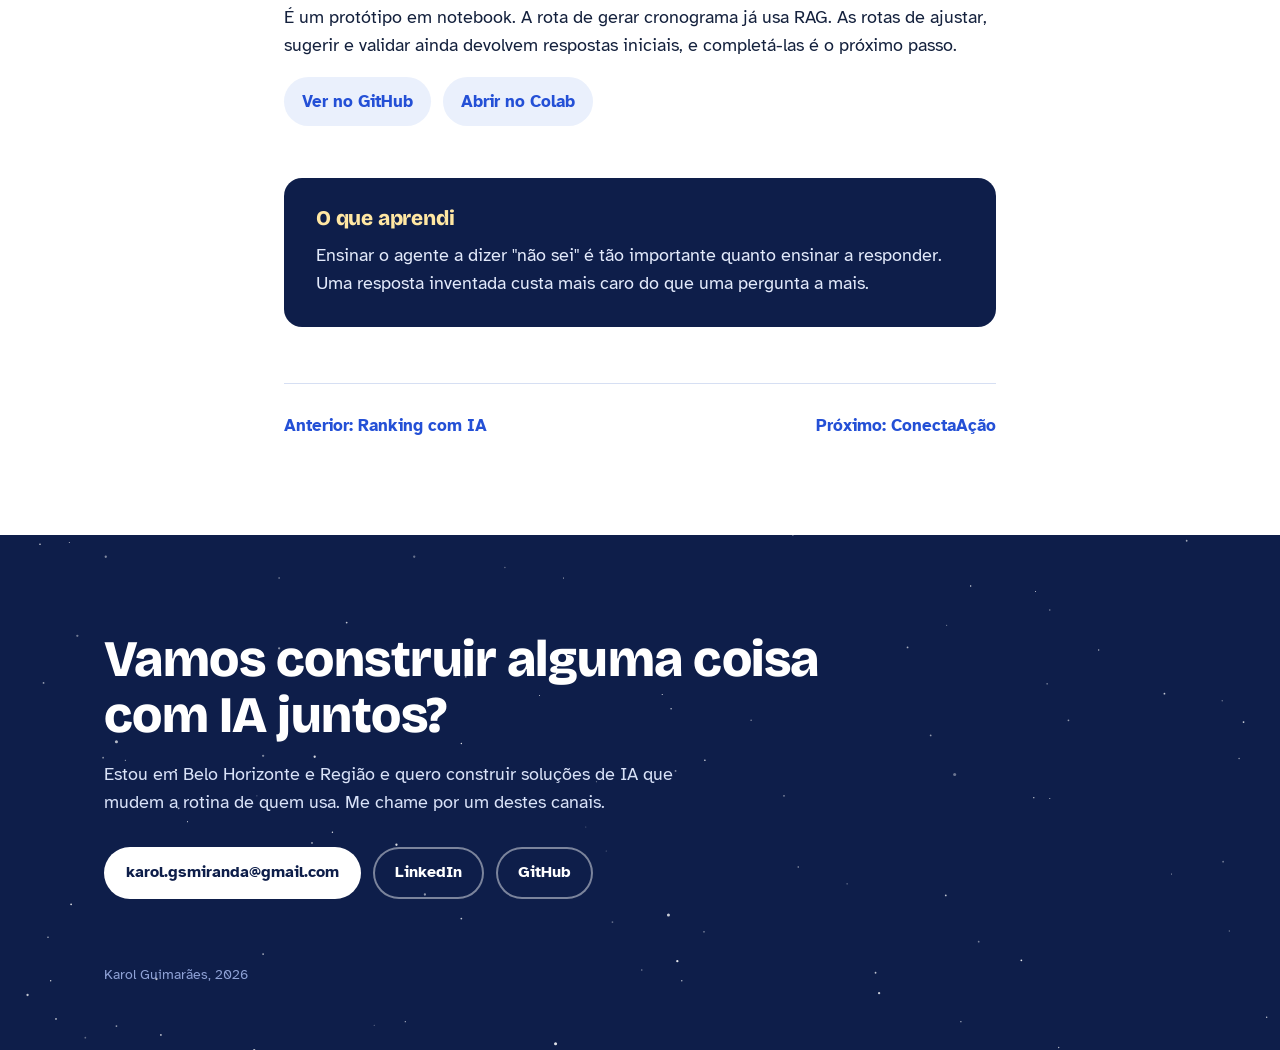
<file: agente-social.html>
<!DOCTYPE html>
<html lang="pt-BR">
<head>
<meta charset="utf-8">
<meta name="viewport" content="width=device-width, initial-scale=1, viewport-fit=cover">
<title>Agente que monta cronogramas de redes sociais | Karol Guimarães</title>
<meta name="description" content="Um agente em Python que entende o pedido, consulta as diretrizes da marca e responde com um plano estruturado. Quando não tem base, ele diz &quot;não sei&quot;.">
<link rel="icon" href="data:image/svg+xml,<svg xmlns='http://www.w3.org/2000/svg' viewBox='0 0 100 100'><text y='.9em' font-size='90'>⭐</text></svg>">
<link rel="preconnect" href="https://fonts.googleapis.com">
<link rel="preconnect" href="https://fonts.gstatic.com" crossorigin>
<link href="https://fonts.googleapis.com/css2?family=Bricolage+Grotesque:opsz,wght@12..96,500;12..96,700;12..96,800&family=Atkinson+Hyperlegible:ital,wght@0,400;0,700;1,400&display=swap" rel="stylesheet">
<link rel="stylesheet" href="style.css">
</head>
<body>
<header class="topo">
  <div class="wrap">
    <a class="marca" href="index.html"><svg viewBox="0 0 24 24" aria-hidden="true"><path d="M12 0l2.9 9.1L24 12l-9.1 2.9L12 24l-2.9-9.1L0 12l9.1-2.9z"/></svg>Karol Guimarães</a>
    <nav aria-label="Seções">
      <a href="index.html#ia" aria-current="page">Projetos<span class="longo"> com IA</span></a>
      <a href="index.html#produto" class="opc">Produto</a>
      <a href="index.html#sobre" class="opc">Sobre</a>
      <a href="index.html#contato">Contato</a>
    </nav>
  </div>
</header>
<main class="case">
  <div class="case-topo">
    <svg class="ceu" viewBox="0 0 1440 760" preserveAspectRatio="xMidYMid slice" aria-hidden="true"><circle cx="466" cy="115" r="1.3" opacity="0.38" style="animation-delay:0.6s"/><circle cx="839" cy="691" r="0.8" opacity="0.37" style="animation-delay:0.4s"/><circle cx="131" cy="323" r="1.7" opacity="0.69" style="animation-delay:3.8s"/><circle cx="840" cy="47" r="1" opacity="0.59" style="animation-delay:0.3s"/><circle cx="1236" cy="220" r="0.8" opacity="0.67" style="animation-delay:3.4s"/><circle cx="982" cy="78" r="1" opacity="0.73" style="animation-delay:3.3s"/><circle cx="90" cy="45" r="0.8" opacity="0.65" style="animation-delay:4.7s"/><circle cx="670" cy="702" r="0.8" opacity="0.53" style="animation-delay:4.2s"/><circle cx="351" cy="437" r="1" opacity="0.65" style="animation-delay:2.7s"/><circle cx="877" cy="56" r="1" opacity="0.60" style="animation-delay:0.9s"/><circle cx="704" cy="30" r="1.3" opacity="0.40" style="animation-delay:4.7s"/><circle cx="1178" cy="258" r="0.8" opacity="0.71" style="animation-delay:2.7s"/><circle cx="1210" cy="718" r="1" opacity="0.77" class="tw" style="animation-delay:4.4s"/><circle cx="446" cy="439" r="1.3" opacity="0.84" style="animation-delay:2.3s"/><circle cx="963" cy="17" r="1" opacity="0.56" style="animation-delay:3.0s"/><circle cx="314" cy="218" r="1.3" opacity="0.50" style="animation-delay:5.2s"/><circle cx="116" cy="341" r="1" opacity="0.52" style="animation-delay:2.6s"/><circle cx="792" cy="537" r="0.8" opacity="0.76" style="animation-delay:1.4s"/><circle cx="119" cy="115" r="1.3" opacity="0.49" style="animation-delay:3.5s"/><circle cx="378" cy="3" r="1" opacity="0.67" style="animation-delay:1.9s"/><circle cx="181" cy="653" r="1" opacity="0.74" style="animation-delay:2.7s"/><circle cx="1254" cy="723" r="1.3" opacity="0.83" style="animation-delay:2.4s"/><circle cx="149" cy="482" r="0.6" opacity="0.46" style="animation-delay:2.6s"/><circle cx="158" cy="457" r="0.6" opacity="0.35" style="animation-delay:0.6s"/><circle cx="524" cy="19" r="1.7" opacity="0.47" style="animation-delay:3.8s"/><circle cx="1376" cy="458" r="1" opacity="0.42" style="animation-delay:6.0s"/><circle cx="671" cy="368" r="0.6" opacity="0.44" style="animation-delay:4.4s"/><circle cx="689" cy="526" r="1" opacity="0.36" style="animation-delay:3.2s"/><circle cx="211" cy="413" r="0.6" opacity="0.80" style="animation-delay:3.9s"/><circle cx="131" cy="643" r="1" opacity="0.57" style="animation-delay:4.6s"/><circle cx="767" cy="592" r="0.8" opacity="0.73" style="animation-delay:4.7s"/><circle cx="1092" cy="148" r="0.8" opacity="0.84" style="animation-delay:1.4s"/><circle cx="745" cy="270" r="0.6" opacity="0.94" style="animation-delay:2.8s"/><circle cx="279" cy="460" r="0.8" opacity="0.62" style="animation-delay:5.9s"/><circle cx="1375" cy="277" r="0.8" opacity="0.41" style="animation-delay:2.0s"/><circle cx="695" cy="749" r="1" opacity="0.85" style="animation-delay:3.9s"/><circle cx="1151" cy="64" r="1.3" opacity="0.42" style="animation-delay:4.3s"/><circle cx="287" cy="676" r="1" opacity="0.82" style="animation-delay:4.8s"/><circle cx="1399" cy="301" r="1" opacity="0.80" class="tw" style="animation-delay:1.0s"/><circle cx="1430" cy="21" r="1" opacity="0.89" style="animation-delay:0.9s"/><circle cx="1190" cy="745" r="1.3" opacity="0.91" style="animation-delay:3.3s"/><circle cx="31" cy="608" r="1.3" opacity="0.74" style="animation-delay:5.6s"/><circle cx="625" cy="663" r="1.7" opacity="0.87" class="tw" style="animation-delay:1.3s"/><circle cx="722" cy="580" r="0.8" opacity="0.51" style="animation-delay:0.8s"/><circle cx="1310" cy="269" r="1" opacity="0.75" style="animation-delay:3.1s"/><circle cx="1191" cy="667" r="0.8" opacity="0.67" style="animation-delay:0.1s"/><circle cx="634" cy="139" r="0.6" opacity="0.82" style="animation-delay:0.8s"/><circle cx="892" cy="91" r="0.6" opacity="0.55" style="animation-delay:3.3s"/><circle cx="1129" cy="81" r="1" opacity="0.38" style="animation-delay:0.3s"/><circle cx="141" cy="344" r="0.6" opacity="0.81" style="animation-delay:2.7s"/><circle cx="882" cy="384" r="1" opacity="0.47" style="animation-delay:3.0s"/><circle cx="1163" cy="386" r="0.8" opacity="0.77" style="animation-delay:5.7s"/><circle cx="374" cy="425" r="0.8" opacity="0.85" style="animation-delay:0.7s"/><circle cx="637" cy="55" r="0.8" opacity="0.61" style="animation-delay:1.8s"/><circle cx="176" cy="590" r="1.3" opacity="0.74" style="animation-delay:1.5s"/><circle cx="198" cy="355" r="1.3" opacity="0.92" style="animation-delay:2.9s"/><circle cx="1425" cy="633" r="0.8" opacity="0.77" style="animation-delay:2.4s"/><circle cx="607" cy="271" r="0.6" opacity="0.78" class="tw" style="animation-delay:3.3s"/><circle cx="634" cy="14" r="0.8" opacity="0.66" style="animation-delay:5.8s"/><circle cx="163" cy="698" r="0.8" opacity="0.93" class="tw" style="animation-delay:1.6s"/><circle cx="57" cy="592" r="0.8" opacity="0.80" style="animation-delay:5.1s"/><circle cx="973" cy="719" r="1" opacity="0.44" style="animation-delay:3.4s"/><circle cx="1009" cy="68" r="0.6" opacity="0.83" style="animation-delay:5.4s"/><circle cx="387" cy="13" r="0.6" opacity="0.83" class="tw" style="animation-delay:5.1s"/><circle cx="96" cy="656" r="1" opacity="0.36" style="animation-delay:2.5s"/><circle cx="1318" cy="472" r="0.6" opacity="0.67" style="animation-delay:0.7s"/><circle cx="232" cy="38" r="0.8" opacity="0.91" style="animation-delay:3.2s"/><circle cx="296" cy="339" r="1.3" opacity="0.46" style="animation-delay:0.1s"/><circle cx="361" cy="12" r="1.3" opacity="0.65" style="animation-delay:3.1s"/><circle cx="354" cy="340" r="1.3" opacity="0.84" style="animation-delay:3.0s"/><circle cx="1202" cy="299" r="1" opacity="0.53" style="animation-delay:1.4s"/><circle cx="286" cy="670" r="1.3" opacity="0.73" style="animation-delay:2.1s"/><circle cx="78" cy="99" r="0.6" opacity="0.73" style="animation-delay:2.6s"/><circle cx="80" cy="506" r="1" opacity="0.87" style="animation-delay:1.7s"/><circle cx="349" cy="223" r="1" opacity="0.46" style="animation-delay:0.0s"/><circle cx="524" cy="250" r="1" opacity="0.54" class="tw" style="animation-delay:5.3s"/><circle cx="314" cy="139" r="0.8" opacity="0.58" style="animation-delay:3.0s"/><circle cx="289" cy="384" r="0.6" opacity="0.40" style="animation-delay:0.9s"/><circle cx="845" cy="299" r="0.8" opacity="0.53" style="animation-delay:3.5s"/><circle cx="762" cy="570" r="1.3" opacity="0.89" style="animation-delay:3.6s"/><circle cx="1101" cy="548" r="1" opacity="0.44" style="animation-delay:3.9s"/><circle cx="63" cy="635" r="1" opacity="0.73" style="animation-delay:4.9s"/><circle cx="201" cy="398" r="1" opacity="0.69" style="animation-delay:0.1s"/><circle cx="989" cy="606" r="1.3" opacity="0.76" style="animation-delay:1.4s"/><circle cx="45" cy="101" r="0.8" opacity="0.93" style="animation-delay:2.7s"/><circle cx="73" cy="14" r="1" opacity="0.76" style="animation-delay:0.0s"/><circle cx="1149" cy="569" r="1" opacity="0.89" class="tw" style="animation-delay:3.2s"/><circle cx="1074" cy="360" r="1.7" opacity="0.39" style="animation-delay:4.4s"/><circle cx="296" cy="562" r="1" opacity="0.65" style="animation-delay:2.9s"/><circle cx="985" cy="583" r="1" opacity="0.73" style="animation-delay:3.6s"/><circle cx="478" cy="495" r="1.3" opacity="0.53" style="animation-delay:0.1s"/><circle cx="87" cy="204" r="1.3" opacity="0.41" style="animation-delay:2.9s"/><circle cx="1021" cy="217" r="1" opacity="0.63" class="tw" style="animation-delay:5.4s"/><circle cx="287" cy="743" r="1" opacity="0.36" style="animation-delay:4.9s"/><circle cx="1394" cy="342" r="0.8" opacity="0.58" style="animation-delay:5.6s"/><circle cx="107" cy="69" r="1.3" opacity="0.66" style="animation-delay:0.8s"/><circle cx="1181" cy="387" r="0.6" opacity="0.77" style="animation-delay:5.4s"/><circle cx="700" cy="19" r="0.6" opacity="0.92" style="animation-delay:2.4s"/><circle cx="1047" cy="316" r="1" opacity="0.54" style="animation-delay:0.0s"/><circle cx="1081" cy="638" r="0.6" opacity="0.91" style="animation-delay:0.1s"/><circle cx="1065" cy="192" r="0.6" opacity="0.59" style="animation-delay:3.5s"/><circle cx="519" cy="325" r="0.8" opacity="0.86" style="animation-delay:0.3s"/><circle cx="953" cy="483" r="0.8" opacity="0.50" style="animation-delay:3.1s"/><circle cx="273" cy="284" r="1" opacity="0.88" style="animation-delay:3.8s"/><circle cx="1315" cy="715" r="1" opacity="0.47" class="tw" style="animation-delay:5.6s"/><circle cx="592" cy="467" r="0.8" opacity="0.74" style="animation-delay:0.3s"/><circle cx="1335" cy="97" r="1" opacity="0.60" style="animation-delay:1.5s"/><circle cx="1064" cy="496" r="1" opacity="0.74" style="animation-delay:3.3s"/><circle cx="568" cy="127" r="0.8" opacity="0.40" style="animation-delay:4.9s"/><circle cx="793" cy="344" r="0.8" opacity="0.95" style="animation-delay:0.8s"/><circle cx="277" cy="69" r="0.8" opacity="0.68" style="animation-delay:2.2s"/><circle cx="1165" cy="154" r="0.6" opacity="0.80" style="animation-delay:2.5s"/><circle cx="755" cy="286" r="0.8" opacity="0.80" style="animation-delay:3.4s"/><circle cx="519" cy="522" r="1" opacity="0.73" style="animation-delay:1.3s"/><circle cx="390" cy="189" r="1" opacity="0.74" style="animation-delay:1.9s"/><circle cx="1173" cy="736" r="0.8" opacity="0.37" style="animation-delay:5.4s"/><circle cx="682" cy="446" r="0.6" opacity="0.39" style="animation-delay:5.6s"/><circle cx="760" cy="356" r="1" opacity="0.50" class="tw" style="animation-delay:0.9s"/><circle cx="752" cy="518" r="1.7" opacity="0.78" style="animation-delay:4.6s"/><circle cx="659" cy="419" r="0.6" opacity="0.35" style="animation-delay:3.4s"/><circle cx="54" cy="543" r="0.8" opacity="0.73" style="animation-delay:2.6s"/><circle cx="1100" cy="76" r="0.8" opacity="0.66" style="animation-delay:2.3s"/><circle cx="322" cy="457" r="0.6" opacity="0.67" style="animation-delay:1.7s"/><circle cx="456" cy="638" r="0.8" opacity="0.64" style="animation-delay:1.5s"/><circle cx="1383" cy="536" r="0.8" opacity="0.38" style="animation-delay:5.3s"/><circle cx="932" cy="62" r="0.8" opacity="0.75" style="animation-delay:1.4s"/><circle cx="49" cy="257" r="1" opacity="0.57" style="animation-delay:0.0s"/><circle cx="421" cy="642" r="0.6" opacity="0.47" style="animation-delay:1.9s"/><circle cx="1181" cy="175" r="0.8" opacity="0.51" style="animation-delay:0.7s"/><circle cx="898" cy="464" r="0.8" opacity="0.64" style="animation-delay:0.3s"/><circle cx="857" cy="701" r="0.6" opacity="0.48" style="animation-delay:0.9s"/><circle cx="75" cy="46" r="1" opacity="0.62" style="animation-delay:1.9s"/><circle cx="163" cy="60" r="0.8" opacity="0.55" style="animation-delay:5.6s"/><circle cx="1075" cy="24" r="1.3" opacity="0.79" style="animation-delay:5.9s"/><circle cx="637" cy="83" r="0.6" opacity="0.52" style="animation-delay:5.7s"/><circle cx="178" cy="733" r="0.8" opacity="0.58" style="animation-delay:1.9s"/><circle cx="1158" cy="67" r="1.3" opacity="0.63" style="animation-delay:5.5s"/><circle cx="278" cy="277" r="1" opacity="0.37" style="animation-delay:4.9s"/><circle cx="1104" cy="31" r="0.6" opacity="0.63" style="animation-delay:0.4s"/><circle cx="281" cy="48" r="1" opacity="0.55" style="animation-delay:5.7s"/></svg>
    <div class="wrap">
      <a class="voltar" href="index.html#ia">Voltar aos projetos</a>
      <h1>Agente que monta cronogramas de redes sociais</h1>
      <p class="resumo">Um agente em Python que entende o pedido, consulta as diretrizes da marca e responde com um plano estruturado. Quando não tem base, ele diz "não sei".</p>
      <dl class="ficha">
        <div><dt>Tipo</dt><dd>Projeto pessoal</dd></div>
        <div><dt>Onde</dt><dd>Imersão Dev Agentes de IA</dd></div>
        <div><dt>Quando</dt><dd>Out de 2025</dd></div>
        <div><dt>Ferramentas</dt><dd>Gemini, LangGraph, FAISS</dd></div>
      </dl>
    </div>
  </div>
  <div class="wrap corpo">
    <h2>O problema</h2>
    <p>Planejar posts toma tempo, e muitos pedidos chegam vagos, como "não sei o que postar essa semana". Um assistente útil precisa entender o pedido, perceber quando falta informação e seguir as regras da marca.</p>

    <h2>Como funciona</h2>
    <ol class="fluxo">
      <li>O agente classifica o pedido em uma de cinco ações: gerar cronograma, pedir informação, ajustar plano, sugerir ideias ou validar plano.</li>
      <li>Ele devolve um JSON com frequência, período, plataformas, objetivo, tipos e formatos de conteúdo.</li>
      <li>Ele lista o que falta, separando o que é crítico do que é opcional.</li>
      <li>Para gerar o cronograma, ele busca nas diretrizes da marca, em PDF, usando RAG.</li>
      <li>Se a base não tem resposta, ele diz "não sei" e pede mais informação, em vez de inventar.</li>
    </ol>

    <h2>Decisões que tomei</h2>
    <ul>
      <li><strong>Saída estruturada.</strong> Validei a resposta com Pydantic para que outro sistema consiga usá-la.</li>
      <li><strong>Classificação estável.</strong> Usei temperatura zero na triagem, para o mesmo pedido cair sempre na mesma ação.</li>
      <li><strong>Resposta conferível.</strong> Cada resposta traz o documento e a página de onde veio.</li>
      <li><strong>Fluxo em grafo.</strong> No LangGraph, cada ação é um nó, e o caminho muda conforme o resultado da etapa anterior.</li>
    </ul>

    <h2>Estágio atual</h2>
    <p>É um protótipo em notebook. A rota de gerar cronograma já usa RAG. As rotas de ajustar, sugerir e validar ainda devolvem respostas iniciais, e completá-las é o próximo passo.</p>
    <div class="links">
      <a href="https://github.com/KarolGSMiranda/socil-midia-ai-agent" target="_blank" rel="noopener">Ver no GitHub</a>
      <a href="https://colab.research.google.com/github/KarolGSMiranda/socil-midia-ai-agent/blob/main/Imers%C3%A3o_Dev_Agentes_de_IA.ipynb" target="_blank" rel="noopener">Abrir no Colab</a>
    </div>

    <div class="licao">
      <h2>O que aprendi</h2>
      <p>Ensinar o agente a dizer "não sei" é tão importante quanto ensinar a responder. Uma resposta inventada custa mais caro do que uma pergunta a mais.</p>
    </div>

    <div class="proximo"><a href="ranking.html">Anterior: Ranking com IA</a><a href="conectaacao.html">Próximo: ConectaAção</a></div>
  </div>
</main>
<section class="contato" id="contato">
    <svg class="ceu" viewBox="0 0 1440 760" preserveAspectRatio="xMidYMid slice" aria-hidden="true"><circle cx="466" cy="115" r="1.3" opacity="0.38" style="animation-delay:0.6s"/><circle cx="839" cy="691" r="0.8" opacity="0.37" style="animation-delay:0.4s"/><circle cx="131" cy="323" r="1.7" opacity="0.69" style="animation-delay:3.8s"/><circle cx="840" cy="47" r="1" opacity="0.59" style="animation-delay:0.3s"/><circle cx="1236" cy="220" r="0.8" opacity="0.67" style="animation-delay:3.4s"/><circle cx="982" cy="78" r="1" opacity="0.73" style="animation-delay:3.3s"/><circle cx="90" cy="45" r="0.8" opacity="0.65" style="animation-delay:4.7s"/><circle cx="670" cy="702" r="0.8" opacity="0.53" style="animation-delay:4.2s"/><circle cx="351" cy="437" r="1" opacity="0.65" style="animation-delay:2.7s"/><circle cx="877" cy="56" r="1" opacity="0.60" style="animation-delay:0.9s"/><circle cx="704" cy="30" r="1.3" opacity="0.40" style="animation-delay:4.7s"/><circle cx="1178" cy="258" r="0.8" opacity="0.71" style="animation-delay:2.7s"/><circle cx="1210" cy="718" r="1" opacity="0.77" class="tw" style="animation-delay:4.4s"/><circle cx="446" cy="439" r="1.3" opacity="0.84" style="animation-delay:2.3s"/><circle cx="963" cy="17" r="1" opacity="0.56" style="animation-delay:3.0s"/><circle cx="314" cy="218" r="1.3" opacity="0.50" style="animation-delay:5.2s"/><circle cx="116" cy="341" r="1" opacity="0.52" style="animation-delay:2.6s"/><circle cx="792" cy="537" r="0.8" opacity="0.76" style="animation-delay:1.4s"/><circle cx="119" cy="115" r="1.3" opacity="0.49" style="animation-delay:3.5s"/><circle cx="378" cy="3" r="1" opacity="0.67" style="animation-delay:1.9s"/><circle cx="181" cy="653" r="1" opacity="0.74" style="animation-delay:2.7s"/><circle cx="1254" cy="723" r="1.3" opacity="0.83" style="animation-delay:2.4s"/><circle cx="149" cy="482" r="0.6" opacity="0.46" style="animation-delay:2.6s"/><circle cx="158" cy="457" r="0.6" opacity="0.35" style="animation-delay:0.6s"/><circle cx="524" cy="19" r="1.7" opacity="0.47" style="animation-delay:3.8s"/><circle cx="1376" cy="458" r="1" opacity="0.42" style="animation-delay:6.0s"/><circle cx="671" cy="368" r="0.6" opacity="0.44" style="animation-delay:4.4s"/><circle cx="689" cy="526" r="1" opacity="0.36" style="animation-delay:3.2s"/><circle cx="211" cy="413" r="0.6" opacity="0.80" style="animation-delay:3.9s"/><circle cx="131" cy="643" r="1" opacity="0.57" style="animation-delay:4.6s"/><circle cx="767" cy="592" r="0.8" opacity="0.73" style="animation-delay:4.7s"/><circle cx="1092" cy="148" r="0.8" opacity="0.84" style="animation-delay:1.4s"/><circle cx="745" cy="270" r="0.6" opacity="0.94" style="animation-delay:2.8s"/><circle cx="279" cy="460" r="0.8" opacity="0.62" style="animation-delay:5.9s"/><circle cx="1375" cy="277" r="0.8" opacity="0.41" style="animation-delay:2.0s"/><circle cx="695" cy="749" r="1" opacity="0.85" style="animation-delay:3.9s"/><circle cx="1151" cy="64" r="1.3" opacity="0.42" style="animation-delay:4.3s"/><circle cx="287" cy="676" r="1" opacity="0.82" style="animation-delay:4.8s"/><circle cx="1399" cy="301" r="1" opacity="0.80" class="tw" style="animation-delay:1.0s"/><circle cx="1430" cy="21" r="1" opacity="0.89" style="animation-delay:0.9s"/><circle cx="1190" cy="745" r="1.3" opacity="0.91" style="animation-delay:3.3s"/><circle cx="31" cy="608" r="1.3" opacity="0.74" style="animation-delay:5.6s"/><circle cx="625" cy="663" r="1.7" opacity="0.87" class="tw" style="animation-delay:1.3s"/><circle cx="722" cy="580" r="0.8" opacity="0.51" style="animation-delay:0.8s"/><circle cx="1310" cy="269" r="1" opacity="0.75" style="animation-delay:3.1s"/><circle cx="1191" cy="667" r="0.8" opacity="0.67" style="animation-delay:0.1s"/><circle cx="634" cy="139" r="0.6" opacity="0.82" style="animation-delay:0.8s"/><circle cx="892" cy="91" r="0.6" opacity="0.55" style="animation-delay:3.3s"/><circle cx="1129" cy="81" r="1" opacity="0.38" style="animation-delay:0.3s"/><circle cx="141" cy="344" r="0.6" opacity="0.81" style="animation-delay:2.7s"/><circle cx="882" cy="384" r="1" opacity="0.47" style="animation-delay:3.0s"/><circle cx="1163" cy="386" r="0.8" opacity="0.77" style="animation-delay:5.7s"/><circle cx="374" cy="425" r="0.8" opacity="0.85" style="animation-delay:0.7s"/><circle cx="637" cy="55" r="0.8" opacity="0.61" style="animation-delay:1.8s"/><circle cx="176" cy="590" r="1.3" opacity="0.74" style="animation-delay:1.5s"/><circle cx="198" cy="355" r="1.3" opacity="0.92" style="animation-delay:2.9s"/><circle cx="1425" cy="633" r="0.8" opacity="0.77" style="animation-delay:2.4s"/><circle cx="607" cy="271" r="0.6" opacity="0.78" class="tw" style="animation-delay:3.3s"/><circle cx="634" cy="14" r="0.8" opacity="0.66" style="animation-delay:5.8s"/><circle cx="163" cy="698" r="0.8" opacity="0.93" class="tw" style="animation-delay:1.6s"/><circle cx="57" cy="592" r="0.8" opacity="0.80" style="animation-delay:5.1s"/><circle cx="973" cy="719" r="1" opacity="0.44" style="animation-delay:3.4s"/><circle cx="1009" cy="68" r="0.6" opacity="0.83" style="animation-delay:5.4s"/><circle cx="387" cy="13" r="0.6" opacity="0.83" class="tw" style="animation-delay:5.1s"/><circle cx="96" cy="656" r="1" opacity="0.36" style="animation-delay:2.5s"/><circle cx="1318" cy="472" r="0.6" opacity="0.67" style="animation-delay:0.7s"/><circle cx="232" cy="38" r="0.8" opacity="0.91" style="animation-delay:3.2s"/><circle cx="296" cy="339" r="1.3" opacity="0.46" style="animation-delay:0.1s"/><circle cx="361" cy="12" r="1.3" opacity="0.65" style="animation-delay:3.1s"/><circle cx="354" cy="340" r="1.3" opacity="0.84" style="animation-delay:3.0s"/><circle cx="1202" cy="299" r="1" opacity="0.53" style="animation-delay:1.4s"/><circle cx="286" cy="670" r="1.3" opacity="0.73" style="animation-delay:2.1s"/><circle cx="78" cy="99" r="0.6" opacity="0.73" style="animation-delay:2.6s"/><circle cx="80" cy="506" r="1" opacity="0.87" style="animation-delay:1.7s"/><circle cx="349" cy="223" r="1" opacity="0.46" style="animation-delay:0.0s"/><circle cx="524" cy="250" r="1" opacity="0.54" class="tw" style="animation-delay:5.3s"/><circle cx="314" cy="139" r="0.8" opacity="0.58" style="animation-delay:3.0s"/><circle cx="289" cy="384" r="0.6" opacity="0.40" style="animation-delay:0.9s"/><circle cx="845" cy="299" r="0.8" opacity="0.53" style="animation-delay:3.5s"/><circle cx="762" cy="570" r="1.3" opacity="0.89" style="animation-delay:3.6s"/><circle cx="1101" cy="548" r="1" opacity="0.44" style="animation-delay:3.9s"/><circle cx="63" cy="635" r="1" opacity="0.73" style="animation-delay:4.9s"/><circle cx="201" cy="398" r="1" opacity="0.69" style="animation-delay:0.1s"/><circle cx="989" cy="606" r="1.3" opacity="0.76" style="animation-delay:1.4s"/><circle cx="45" cy="101" r="0.8" opacity="0.93" style="animation-delay:2.7s"/><circle cx="73" cy="14" r="1" opacity="0.76" style="animation-delay:0.0s"/><circle cx="1149" cy="569" r="1" opacity="0.89" class="tw" style="animation-delay:3.2s"/><circle cx="1074" cy="360" r="1.7" opacity="0.39" style="animation-delay:4.4s"/><circle cx="296" cy="562" r="1" opacity="0.65" style="animation-delay:2.9s"/><circle cx="985" cy="583" r="1" opacity="0.73" style="animation-delay:3.6s"/><circle cx="478" cy="495" r="1.3" opacity="0.53" style="animation-delay:0.1s"/><circle cx="87" cy="204" r="1.3" opacity="0.41" style="animation-delay:2.9s"/><circle cx="1021" cy="217" r="1" opacity="0.63" class="tw" style="animation-delay:5.4s"/><circle cx="287" cy="743" r="1" opacity="0.36" style="animation-delay:4.9s"/><circle cx="1394" cy="342" r="0.8" opacity="0.58" style="animation-delay:5.6s"/><circle cx="107" cy="69" r="1.3" opacity="0.66" style="animation-delay:0.8s"/><circle cx="1181" cy="387" r="0.6" opacity="0.77" style="animation-delay:5.4s"/><circle cx="700" cy="19" r="0.6" opacity="0.92" style="animation-delay:2.4s"/><circle cx="1047" cy="316" r="1" opacity="0.54" style="animation-delay:0.0s"/><circle cx="1081" cy="638" r="0.6" opacity="0.91" style="animation-delay:0.1s"/><circle cx="1065" cy="192" r="0.6" opacity="0.59" style="animation-delay:3.5s"/><circle cx="519" cy="325" r="0.8" opacity="0.86" style="animation-delay:0.3s"/><circle cx="953" cy="483" r="0.8" opacity="0.50" style="animation-delay:3.1s"/><circle cx="273" cy="284" r="1" opacity="0.88" style="animation-delay:3.8s"/><circle cx="1315" cy="715" r="1" opacity="0.47" class="tw" style="animation-delay:5.6s"/><circle cx="592" cy="467" r="0.8" opacity="0.74" style="animation-delay:0.3s"/><circle cx="1335" cy="97" r="1" opacity="0.60" style="animation-delay:1.5s"/><circle cx="1064" cy="496" r="1" opacity="0.74" style="animation-delay:3.3s"/><circle cx="568" cy="127" r="0.8" opacity="0.40" style="animation-delay:4.9s"/><circle cx="793" cy="344" r="0.8" opacity="0.95" style="animation-delay:0.8s"/><circle cx="277" cy="69" r="0.8" opacity="0.68" style="animation-delay:2.2s"/><circle cx="1165" cy="154" r="0.6" opacity="0.80" style="animation-delay:2.5s"/><circle cx="755" cy="286" r="0.8" opacity="0.80" style="animation-delay:3.4s"/><circle cx="519" cy="522" r="1" opacity="0.73" style="animation-delay:1.3s"/><circle cx="390" cy="189" r="1" opacity="0.74" style="animation-delay:1.9s"/><circle cx="1173" cy="736" r="0.8" opacity="0.37" style="animation-delay:5.4s"/><circle cx="682" cy="446" r="0.6" opacity="0.39" style="animation-delay:5.6s"/><circle cx="760" cy="356" r="1" opacity="0.50" class="tw" style="animation-delay:0.9s"/><circle cx="752" cy="518" r="1.7" opacity="0.78" style="animation-delay:4.6s"/><circle cx="659" cy="419" r="0.6" opacity="0.35" style="animation-delay:3.4s"/><circle cx="54" cy="543" r="0.8" opacity="0.73" style="animation-delay:2.6s"/><circle cx="1100" cy="76" r="0.8" opacity="0.66" style="animation-delay:2.3s"/><circle cx="322" cy="457" r="0.6" opacity="0.67" style="animation-delay:1.7s"/><circle cx="456" cy="638" r="0.8" opacity="0.64" style="animation-delay:1.5s"/><circle cx="1383" cy="536" r="0.8" opacity="0.38" style="animation-delay:5.3s"/><circle cx="932" cy="62" r="0.8" opacity="0.75" style="animation-delay:1.4s"/><circle cx="49" cy="257" r="1" opacity="0.57" style="animation-delay:0.0s"/><circle cx="421" cy="642" r="0.6" opacity="0.47" style="animation-delay:1.9s"/><circle cx="1181" cy="175" r="0.8" opacity="0.51" style="animation-delay:0.7s"/><circle cx="898" cy="464" r="0.8" opacity="0.64" style="animation-delay:0.3s"/><circle cx="857" cy="701" r="0.6" opacity="0.48" style="animation-delay:0.9s"/><circle cx="75" cy="46" r="1" opacity="0.62" style="animation-delay:1.9s"/><circle cx="163" cy="60" r="0.8" opacity="0.55" style="animation-delay:5.6s"/><circle cx="1075" cy="24" r="1.3" opacity="0.79" style="animation-delay:5.9s"/><circle cx="637" cy="83" r="0.6" opacity="0.52" style="animation-delay:5.7s"/><circle cx="178" cy="733" r="0.8" opacity="0.58" style="animation-delay:1.9s"/><circle cx="1158" cy="67" r="1.3" opacity="0.63" style="animation-delay:5.5s"/><circle cx="278" cy="277" r="1" opacity="0.37" style="animation-delay:4.9s"/><circle cx="1104" cy="31" r="0.6" opacity="0.63" style="animation-delay:0.4s"/><circle cx="281" cy="48" r="1" opacity="0.55" style="animation-delay:5.7s"/></svg>
    <div class="wrap">
      <h2>Vamos construir alguma coisa com IA juntos?</h2>
      <p>Estou em Belo Horizonte e Região e quero construir soluções de IA que mudem a rotina de quem usa. Me chame por um destes canais.</p>
      <div class="canais">
        <a class="botao cheio" href="mailto:karol.gsmiranda@gmail.com">karol.gsmiranda@gmail.com</a>
        <a class="botao vazio" href="https://www.linkedin.com/in/karolguimar%C3%A3es/" target="_blank" rel="noopener">LinkedIn</a>
        <a class="botao vazio" href="https://github.com/KarolGSMiranda" target="_blank" rel="noopener">GitHub</a>
      </div>
      <p class="rodape">Karol Guimarães, 2026</p>
    </div>
  </section>
</body>
</html>
</file>
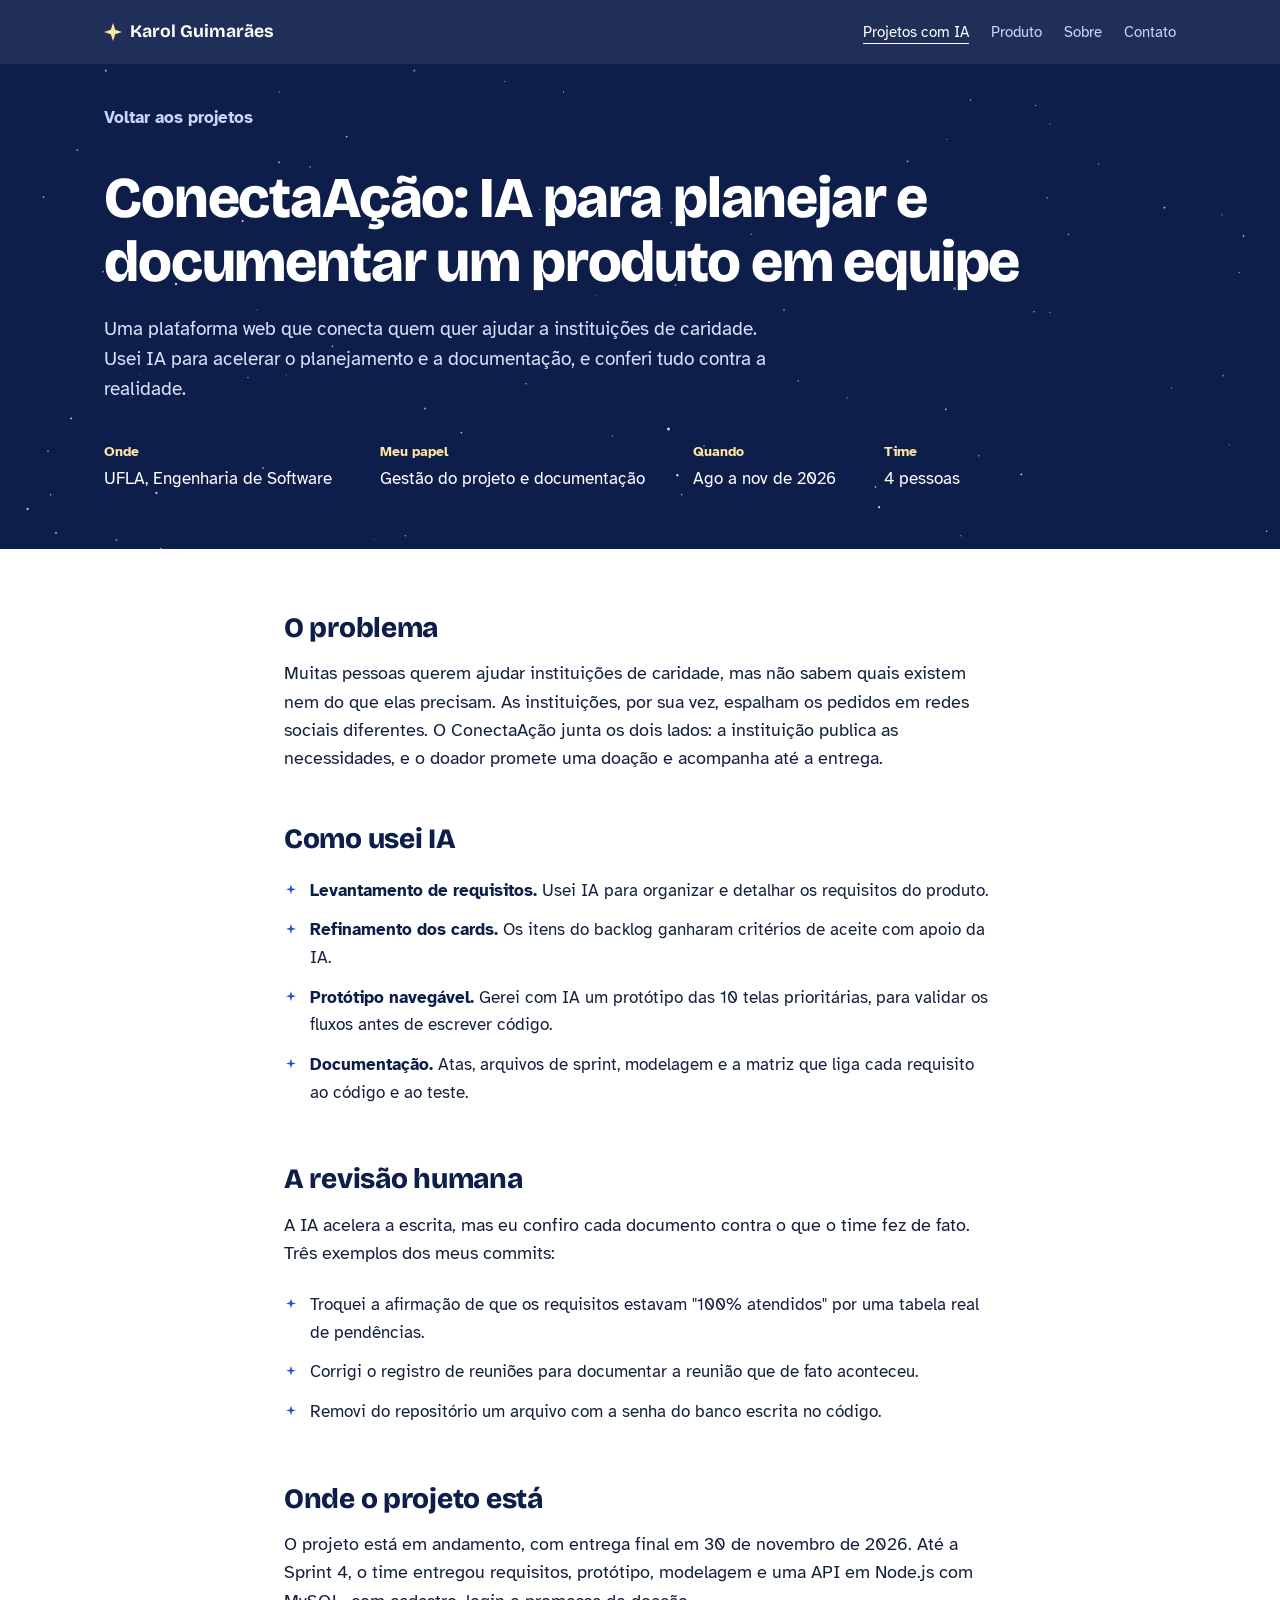
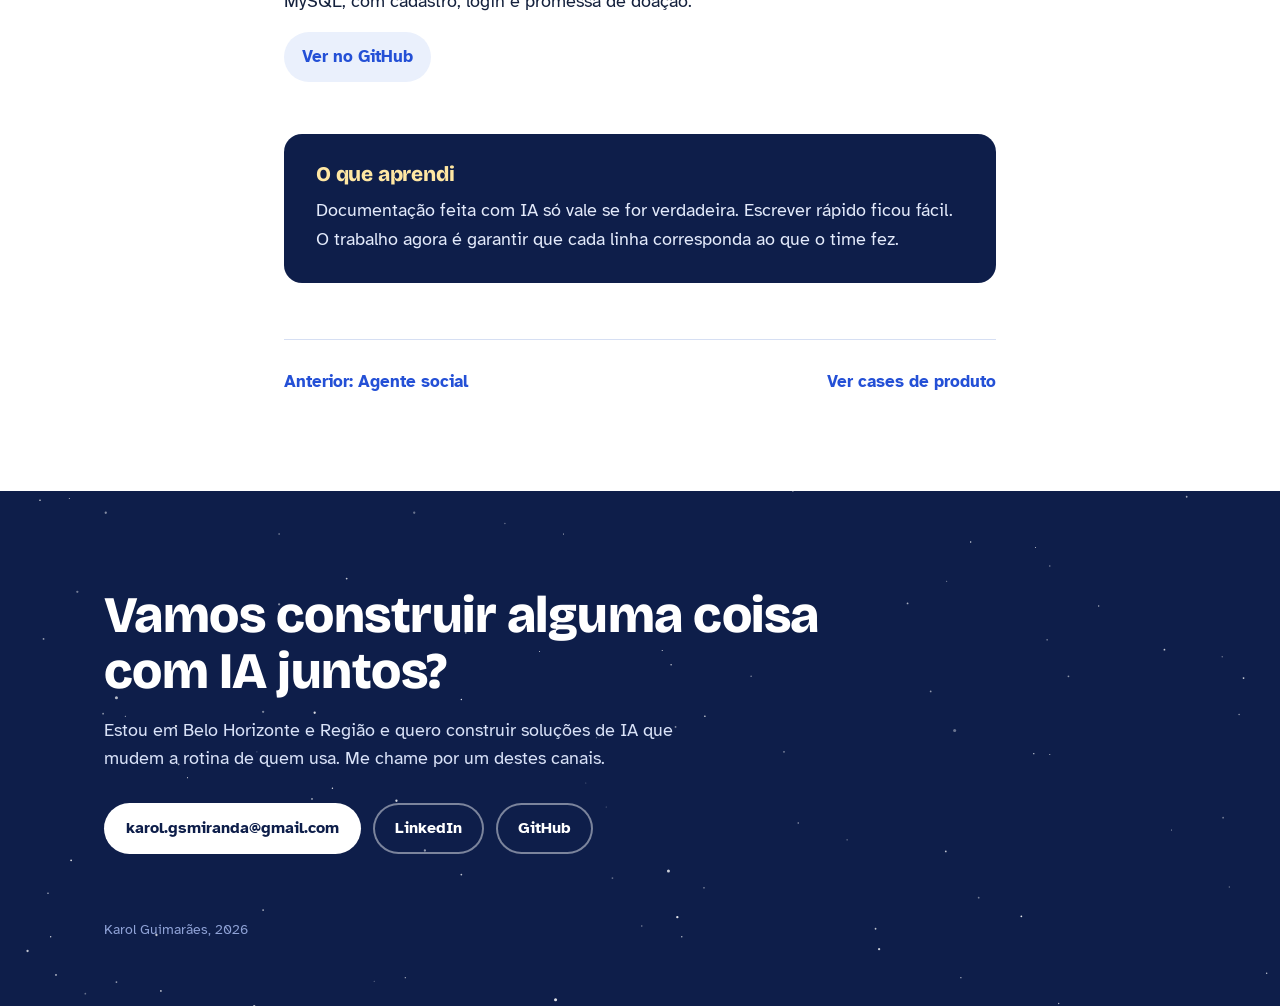
<file: conectaacao.html>
<!DOCTYPE html>
<html lang="pt-BR">
<head>
<meta charset="utf-8">
<meta name="viewport" content="width=device-width, initial-scale=1, viewport-fit=cover">
<title>ConectaAção: IA para planejar e documentar um produto em equipe | Karol Guimarães</title>
<meta name="description" content="Uma plataforma web que conecta quem quer ajudar a instituições de caridade. Usei IA para acelerar o planejamento e a documentação, e conferi tudo contra a realidade.">
<link rel="icon" href="data:image/svg+xml,<svg xmlns='http://www.w3.org/2000/svg' viewBox='0 0 100 100'><text y='.9em' font-size='90'>⭐</text></svg>">
<link rel="preconnect" href="https://fonts.googleapis.com">
<link rel="preconnect" href="https://fonts.gstatic.com" crossorigin>
<link href="https://fonts.googleapis.com/css2?family=Bricolage+Grotesque:opsz,wght@12..96,500;12..96,700;12..96,800&family=Atkinson+Hyperlegible:ital,wght@0,400;0,700;1,400&display=swap" rel="stylesheet">
<link rel="stylesheet" href="style.css">
</head>
<body>
<header class="topo">
  <div class="wrap">
    <a class="marca" href="index.html"><svg viewBox="0 0 24 24" aria-hidden="true"><path d="M12 0l2.9 9.1L24 12l-9.1 2.9L12 24l-2.9-9.1L0 12l9.1-2.9z"/></svg>Karol Guimarães</a>
    <nav aria-label="Seções">
      <a href="index.html#ia" aria-current="page">Projetos<span class="longo"> com IA</span></a>
      <a href="index.html#produto" class="opc">Produto</a>
      <a href="index.html#sobre" class="opc">Sobre</a>
      <a href="index.html#contato">Contato</a>
    </nav>
  </div>
</header>
<main class="case">
  <div class="case-topo">
    <svg class="ceu" viewBox="0 0 1440 760" preserveAspectRatio="xMidYMid slice" aria-hidden="true"><circle cx="466" cy="115" r="1.3" opacity="0.38" style="animation-delay:0.6s"/><circle cx="839" cy="691" r="0.8" opacity="0.37" style="animation-delay:0.4s"/><circle cx="131" cy="323" r="1.7" opacity="0.69" style="animation-delay:3.8s"/><circle cx="840" cy="47" r="1" opacity="0.59" style="animation-delay:0.3s"/><circle cx="1236" cy="220" r="0.8" opacity="0.67" style="animation-delay:3.4s"/><circle cx="982" cy="78" r="1" opacity="0.73" style="animation-delay:3.3s"/><circle cx="90" cy="45" r="0.8" opacity="0.65" style="animation-delay:4.7s"/><circle cx="670" cy="702" r="0.8" opacity="0.53" style="animation-delay:4.2s"/><circle cx="351" cy="437" r="1" opacity="0.65" style="animation-delay:2.7s"/><circle cx="877" cy="56" r="1" opacity="0.60" style="animation-delay:0.9s"/><circle cx="704" cy="30" r="1.3" opacity="0.40" style="animation-delay:4.7s"/><circle cx="1178" cy="258" r="0.8" opacity="0.71" style="animation-delay:2.7s"/><circle cx="1210" cy="718" r="1" opacity="0.77" class="tw" style="animation-delay:4.4s"/><circle cx="446" cy="439" r="1.3" opacity="0.84" style="animation-delay:2.3s"/><circle cx="963" cy="17" r="1" opacity="0.56" style="animation-delay:3.0s"/><circle cx="314" cy="218" r="1.3" opacity="0.50" style="animation-delay:5.2s"/><circle cx="116" cy="341" r="1" opacity="0.52" style="animation-delay:2.6s"/><circle cx="792" cy="537" r="0.8" opacity="0.76" style="animation-delay:1.4s"/><circle cx="119" cy="115" r="1.3" opacity="0.49" style="animation-delay:3.5s"/><circle cx="378" cy="3" r="1" opacity="0.67" style="animation-delay:1.9s"/><circle cx="181" cy="653" r="1" opacity="0.74" style="animation-delay:2.7s"/><circle cx="1254" cy="723" r="1.3" opacity="0.83" style="animation-delay:2.4s"/><circle cx="149" cy="482" r="0.6" opacity="0.46" style="animation-delay:2.6s"/><circle cx="158" cy="457" r="0.6" opacity="0.35" style="animation-delay:0.6s"/><circle cx="524" cy="19" r="1.7" opacity="0.47" style="animation-delay:3.8s"/><circle cx="1376" cy="458" r="1" opacity="0.42" style="animation-delay:6.0s"/><circle cx="671" cy="368" r="0.6" opacity="0.44" style="animation-delay:4.4s"/><circle cx="689" cy="526" r="1" opacity="0.36" style="animation-delay:3.2s"/><circle cx="211" cy="413" r="0.6" opacity="0.80" style="animation-delay:3.9s"/><circle cx="131" cy="643" r="1" opacity="0.57" style="animation-delay:4.6s"/><circle cx="767" cy="592" r="0.8" opacity="0.73" style="animation-delay:4.7s"/><circle cx="1092" cy="148" r="0.8" opacity="0.84" style="animation-delay:1.4s"/><circle cx="745" cy="270" r="0.6" opacity="0.94" style="animation-delay:2.8s"/><circle cx="279" cy="460" r="0.8" opacity="0.62" style="animation-delay:5.9s"/><circle cx="1375" cy="277" r="0.8" opacity="0.41" style="animation-delay:2.0s"/><circle cx="695" cy="749" r="1" opacity="0.85" style="animation-delay:3.9s"/><circle cx="1151" cy="64" r="1.3" opacity="0.42" style="animation-delay:4.3s"/><circle cx="287" cy="676" r="1" opacity="0.82" style="animation-delay:4.8s"/><circle cx="1399" cy="301" r="1" opacity="0.80" class="tw" style="animation-delay:1.0s"/><circle cx="1430" cy="21" r="1" opacity="0.89" style="animation-delay:0.9s"/><circle cx="1190" cy="745" r="1.3" opacity="0.91" style="animation-delay:3.3s"/><circle cx="31" cy="608" r="1.3" opacity="0.74" style="animation-delay:5.6s"/><circle cx="625" cy="663" r="1.7" opacity="0.87" class="tw" style="animation-delay:1.3s"/><circle cx="722" cy="580" r="0.8" opacity="0.51" style="animation-delay:0.8s"/><circle cx="1310" cy="269" r="1" opacity="0.75" style="animation-delay:3.1s"/><circle cx="1191" cy="667" r="0.8" opacity="0.67" style="animation-delay:0.1s"/><circle cx="634" cy="139" r="0.6" opacity="0.82" style="animation-delay:0.8s"/><circle cx="892" cy="91" r="0.6" opacity="0.55" style="animation-delay:3.3s"/><circle cx="1129" cy="81" r="1" opacity="0.38" style="animation-delay:0.3s"/><circle cx="141" cy="344" r="0.6" opacity="0.81" style="animation-delay:2.7s"/><circle cx="882" cy="384" r="1" opacity="0.47" style="animation-delay:3.0s"/><circle cx="1163" cy="386" r="0.8" opacity="0.77" style="animation-delay:5.7s"/><circle cx="374" cy="425" r="0.8" opacity="0.85" style="animation-delay:0.7s"/><circle cx="637" cy="55" r="0.8" opacity="0.61" style="animation-delay:1.8s"/><circle cx="176" cy="590" r="1.3" opacity="0.74" style="animation-delay:1.5s"/><circle cx="198" cy="355" r="1.3" opacity="0.92" style="animation-delay:2.9s"/><circle cx="1425" cy="633" r="0.8" opacity="0.77" style="animation-delay:2.4s"/><circle cx="607" cy="271" r="0.6" opacity="0.78" class="tw" style="animation-delay:3.3s"/><circle cx="634" cy="14" r="0.8" opacity="0.66" style="animation-delay:5.8s"/><circle cx="163" cy="698" r="0.8" opacity="0.93" class="tw" style="animation-delay:1.6s"/><circle cx="57" cy="592" r="0.8" opacity="0.80" style="animation-delay:5.1s"/><circle cx="973" cy="719" r="1" opacity="0.44" style="animation-delay:3.4s"/><circle cx="1009" cy="68" r="0.6" opacity="0.83" style="animation-delay:5.4s"/><circle cx="387" cy="13" r="0.6" opacity="0.83" class="tw" style="animation-delay:5.1s"/><circle cx="96" cy="656" r="1" opacity="0.36" style="animation-delay:2.5s"/><circle cx="1318" cy="472" r="0.6" opacity="0.67" style="animation-delay:0.7s"/><circle cx="232" cy="38" r="0.8" opacity="0.91" style="animation-delay:3.2s"/><circle cx="296" cy="339" r="1.3" opacity="0.46" style="animation-delay:0.1s"/><circle cx="361" cy="12" r="1.3" opacity="0.65" style="animation-delay:3.1s"/><circle cx="354" cy="340" r="1.3" opacity="0.84" style="animation-delay:3.0s"/><circle cx="1202" cy="299" r="1" opacity="0.53" style="animation-delay:1.4s"/><circle cx="286" cy="670" r="1.3" opacity="0.73" style="animation-delay:2.1s"/><circle cx="78" cy="99" r="0.6" opacity="0.73" style="animation-delay:2.6s"/><circle cx="80" cy="506" r="1" opacity="0.87" style="animation-delay:1.7s"/><circle cx="349" cy="223" r="1" opacity="0.46" style="animation-delay:0.0s"/><circle cx="524" cy="250" r="1" opacity="0.54" class="tw" style="animation-delay:5.3s"/><circle cx="314" cy="139" r="0.8" opacity="0.58" style="animation-delay:3.0s"/><circle cx="289" cy="384" r="0.6" opacity="0.40" style="animation-delay:0.9s"/><circle cx="845" cy="299" r="0.8" opacity="0.53" style="animation-delay:3.5s"/><circle cx="762" cy="570" r="1.3" opacity="0.89" style="animation-delay:3.6s"/><circle cx="1101" cy="548" r="1" opacity="0.44" style="animation-delay:3.9s"/><circle cx="63" cy="635" r="1" opacity="0.73" style="animation-delay:4.9s"/><circle cx="201" cy="398" r="1" opacity="0.69" style="animation-delay:0.1s"/><circle cx="989" cy="606" r="1.3" opacity="0.76" style="animation-delay:1.4s"/><circle cx="45" cy="101" r="0.8" opacity="0.93" style="animation-delay:2.7s"/><circle cx="73" cy="14" r="1" opacity="0.76" style="animation-delay:0.0s"/><circle cx="1149" cy="569" r="1" opacity="0.89" class="tw" style="animation-delay:3.2s"/><circle cx="1074" cy="360" r="1.7" opacity="0.39" style="animation-delay:4.4s"/><circle cx="296" cy="562" r="1" opacity="0.65" style="animation-delay:2.9s"/><circle cx="985" cy="583" r="1" opacity="0.73" style="animation-delay:3.6s"/><circle cx="478" cy="495" r="1.3" opacity="0.53" style="animation-delay:0.1s"/><circle cx="87" cy="204" r="1.3" opacity="0.41" style="animation-delay:2.9s"/><circle cx="1021" cy="217" r="1" opacity="0.63" class="tw" style="animation-delay:5.4s"/><circle cx="287" cy="743" r="1" opacity="0.36" style="animation-delay:4.9s"/><circle cx="1394" cy="342" r="0.8" opacity="0.58" style="animation-delay:5.6s"/><circle cx="107" cy="69" r="1.3" opacity="0.66" style="animation-delay:0.8s"/><circle cx="1181" cy="387" r="0.6" opacity="0.77" style="animation-delay:5.4s"/><circle cx="700" cy="19" r="0.6" opacity="0.92" style="animation-delay:2.4s"/><circle cx="1047" cy="316" r="1" opacity="0.54" style="animation-delay:0.0s"/><circle cx="1081" cy="638" r="0.6" opacity="0.91" style="animation-delay:0.1s"/><circle cx="1065" cy="192" r="0.6" opacity="0.59" style="animation-delay:3.5s"/><circle cx="519" cy="325" r="0.8" opacity="0.86" style="animation-delay:0.3s"/><circle cx="953" cy="483" r="0.8" opacity="0.50" style="animation-delay:3.1s"/><circle cx="273" cy="284" r="1" opacity="0.88" style="animation-delay:3.8s"/><circle cx="1315" cy="715" r="1" opacity="0.47" class="tw" style="animation-delay:5.6s"/><circle cx="592" cy="467" r="0.8" opacity="0.74" style="animation-delay:0.3s"/><circle cx="1335" cy="97" r="1" opacity="0.60" style="animation-delay:1.5s"/><circle cx="1064" cy="496" r="1" opacity="0.74" style="animation-delay:3.3s"/><circle cx="568" cy="127" r="0.8" opacity="0.40" style="animation-delay:4.9s"/><circle cx="793" cy="344" r="0.8" opacity="0.95" style="animation-delay:0.8s"/><circle cx="277" cy="69" r="0.8" opacity="0.68" style="animation-delay:2.2s"/><circle cx="1165" cy="154" r="0.6" opacity="0.80" style="animation-delay:2.5s"/><circle cx="755" cy="286" r="0.8" opacity="0.80" style="animation-delay:3.4s"/><circle cx="519" cy="522" r="1" opacity="0.73" style="animation-delay:1.3s"/><circle cx="390" cy="189" r="1" opacity="0.74" style="animation-delay:1.9s"/><circle cx="1173" cy="736" r="0.8" opacity="0.37" style="animation-delay:5.4s"/><circle cx="682" cy="446" r="0.6" opacity="0.39" style="animation-delay:5.6s"/><circle cx="760" cy="356" r="1" opacity="0.50" class="tw" style="animation-delay:0.9s"/><circle cx="752" cy="518" r="1.7" opacity="0.78" style="animation-delay:4.6s"/><circle cx="659" cy="419" r="0.6" opacity="0.35" style="animation-delay:3.4s"/><circle cx="54" cy="543" r="0.8" opacity="0.73" style="animation-delay:2.6s"/><circle cx="1100" cy="76" r="0.8" opacity="0.66" style="animation-delay:2.3s"/><circle cx="322" cy="457" r="0.6" opacity="0.67" style="animation-delay:1.7s"/><circle cx="456" cy="638" r="0.8" opacity="0.64" style="animation-delay:1.5s"/><circle cx="1383" cy="536" r="0.8" opacity="0.38" style="animation-delay:5.3s"/><circle cx="932" cy="62" r="0.8" opacity="0.75" style="animation-delay:1.4s"/><circle cx="49" cy="257" r="1" opacity="0.57" style="animation-delay:0.0s"/><circle cx="421" cy="642" r="0.6" opacity="0.47" style="animation-delay:1.9s"/><circle cx="1181" cy="175" r="0.8" opacity="0.51" style="animation-delay:0.7s"/><circle cx="898" cy="464" r="0.8" opacity="0.64" style="animation-delay:0.3s"/><circle cx="857" cy="701" r="0.6" opacity="0.48" style="animation-delay:0.9s"/><circle cx="75" cy="46" r="1" opacity="0.62" style="animation-delay:1.9s"/><circle cx="163" cy="60" r="0.8" opacity="0.55" style="animation-delay:5.6s"/><circle cx="1075" cy="24" r="1.3" opacity="0.79" style="animation-delay:5.9s"/><circle cx="637" cy="83" r="0.6" opacity="0.52" style="animation-delay:5.7s"/><circle cx="178" cy="733" r="0.8" opacity="0.58" style="animation-delay:1.9s"/><circle cx="1158" cy="67" r="1.3" opacity="0.63" style="animation-delay:5.5s"/><circle cx="278" cy="277" r="1" opacity="0.37" style="animation-delay:4.9s"/><circle cx="1104" cy="31" r="0.6" opacity="0.63" style="animation-delay:0.4s"/><circle cx="281" cy="48" r="1" opacity="0.55" style="animation-delay:5.7s"/></svg>
    <div class="wrap">
      <a class="voltar" href="index.html#ia">Voltar aos projetos</a>
      <h1>ConectaAção: IA para planejar e documentar um produto em equipe</h1>
      <p class="resumo">Uma plataforma web que conecta quem quer ajudar a instituições de caridade. Usei IA para acelerar o planejamento e a documentação, e conferi tudo contra a realidade.</p>
      <dl class="ficha">
        <div><dt>Onde</dt><dd>UFLA, Engenharia de Software</dd></div>
        <div><dt>Meu papel</dt><dd>Gestão do projeto e documentação</dd></div>
        <div><dt>Quando</dt><dd>Ago a nov de 2026</dd></div>
        <div><dt>Time</dt><dd>4 pessoas</dd></div>
      </dl>
    </div>
  </div>
  <div class="wrap corpo">
    <h2>O problema</h2>
    <p>Muitas pessoas querem ajudar instituições de caridade, mas não sabem quais existem nem do que elas precisam. As instituições, por sua vez, espalham os pedidos em redes sociais diferentes. O ConectaAção junta os dois lados: a instituição publica as necessidades, e o doador promete uma doação e acompanha até a entrega.</p>

    <h2>Como usei IA</h2>
    <ul>
      <li><strong>Levantamento de requisitos.</strong> Usei IA para organizar e detalhar os requisitos do produto.</li>
      <li><strong>Refinamento dos cards.</strong> Os itens do backlog ganharam critérios de aceite com apoio da IA.</li>
      <li><strong>Protótipo navegável.</strong> Gerei com IA um protótipo das 10 telas prioritárias, para validar os fluxos antes de escrever código.</li>
      <li><strong>Documentação.</strong> Atas, arquivos de sprint, modelagem e a matriz que liga cada requisito ao código e ao teste.</li>
    </ul>

    <h2>A revisão humana</h2>
    <p>A IA acelera a escrita, mas eu confiro cada documento contra o que o time fez de fato. Três exemplos dos meus commits:</p>
    <ul>
      <li>Troquei a afirmação de que os requisitos estavam "100% atendidos" por uma tabela real de pendências.</li>
      <li>Corrigi o registro de reuniões para documentar a reunião que de fato aconteceu.</li>
      <li>Removi do repositório um arquivo com a senha do banco escrita no código.</li>
    </ul>

    <h2>Onde o projeto está</h2>
    <p>O projeto está em andamento, com entrega final em 30 de novembro de 2026. Até a Sprint 4, o time entregou requisitos, protótipo, modelagem e uma API em Node.js com MySQL, com cadastro, login e promessa de doação.</p>
    <div class="links">
      <a href="https://github.com/gigi-zacaroni/tp-eng-software" target="_blank" rel="noopener">Ver no GitHub</a>
    </div>

    <div class="licao">
      <h2>O que aprendi</h2>
      <p>Documentação feita com IA só vale se for verdadeira. Escrever rápido ficou fácil. O trabalho agora é garantir que cada linha corresponda ao que o time fez.</p>
    </div>

    <div class="proximo"><a href="agente-social.html">Anterior: Agente social</a><a href="index.html#produto">Ver cases de produto</a></div>
  </div>
</main>
<section class="contato" id="contato">
    <svg class="ceu" viewBox="0 0 1440 760" preserveAspectRatio="xMidYMid slice" aria-hidden="true"><circle cx="466" cy="115" r="1.3" opacity="0.38" style="animation-delay:0.6s"/><circle cx="839" cy="691" r="0.8" opacity="0.37" style="animation-delay:0.4s"/><circle cx="131" cy="323" r="1.7" opacity="0.69" style="animation-delay:3.8s"/><circle cx="840" cy="47" r="1" opacity="0.59" style="animation-delay:0.3s"/><circle cx="1236" cy="220" r="0.8" opacity="0.67" style="animation-delay:3.4s"/><circle cx="982" cy="78" r="1" opacity="0.73" style="animation-delay:3.3s"/><circle cx="90" cy="45" r="0.8" opacity="0.65" style="animation-delay:4.7s"/><circle cx="670" cy="702" r="0.8" opacity="0.53" style="animation-delay:4.2s"/><circle cx="351" cy="437" r="1" opacity="0.65" style="animation-delay:2.7s"/><circle cx="877" cy="56" r="1" opacity="0.60" style="animation-delay:0.9s"/><circle cx="704" cy="30" r="1.3" opacity="0.40" style="animation-delay:4.7s"/><circle cx="1178" cy="258" r="0.8" opacity="0.71" style="animation-delay:2.7s"/><circle cx="1210" cy="718" r="1" opacity="0.77" class="tw" style="animation-delay:4.4s"/><circle cx="446" cy="439" r="1.3" opacity="0.84" style="animation-delay:2.3s"/><circle cx="963" cy="17" r="1" opacity="0.56" style="animation-delay:3.0s"/><circle cx="314" cy="218" r="1.3" opacity="0.50" style="animation-delay:5.2s"/><circle cx="116" cy="341" r="1" opacity="0.52" style="animation-delay:2.6s"/><circle cx="792" cy="537" r="0.8" opacity="0.76" style="animation-delay:1.4s"/><circle cx="119" cy="115" r="1.3" opacity="0.49" style="animation-delay:3.5s"/><circle cx="378" cy="3" r="1" opacity="0.67" style="animation-delay:1.9s"/><circle cx="181" cy="653" r="1" opacity="0.74" style="animation-delay:2.7s"/><circle cx="1254" cy="723" r="1.3" opacity="0.83" style="animation-delay:2.4s"/><circle cx="149" cy="482" r="0.6" opacity="0.46" style="animation-delay:2.6s"/><circle cx="158" cy="457" r="0.6" opacity="0.35" style="animation-delay:0.6s"/><circle cx="524" cy="19" r="1.7" opacity="0.47" style="animation-delay:3.8s"/><circle cx="1376" cy="458" r="1" opacity="0.42" style="animation-delay:6.0s"/><circle cx="671" cy="368" r="0.6" opacity="0.44" style="animation-delay:4.4s"/><circle cx="689" cy="526" r="1" opacity="0.36" style="animation-delay:3.2s"/><circle cx="211" cy="413" r="0.6" opacity="0.80" style="animation-delay:3.9s"/><circle cx="131" cy="643" r="1" opacity="0.57" style="animation-delay:4.6s"/><circle cx="767" cy="592" r="0.8" opacity="0.73" style="animation-delay:4.7s"/><circle cx="1092" cy="148" r="0.8" opacity="0.84" style="animation-delay:1.4s"/><circle cx="745" cy="270" r="0.6" opacity="0.94" style="animation-delay:2.8s"/><circle cx="279" cy="460" r="0.8" opacity="0.62" style="animation-delay:5.9s"/><circle cx="1375" cy="277" r="0.8" opacity="0.41" style="animation-delay:2.0s"/><circle cx="695" cy="749" r="1" opacity="0.85" style="animation-delay:3.9s"/><circle cx="1151" cy="64" r="1.3" opacity="0.42" style="animation-delay:4.3s"/><circle cx="287" cy="676" r="1" opacity="0.82" style="animation-delay:4.8s"/><circle cx="1399" cy="301" r="1" opacity="0.80" class="tw" style="animation-delay:1.0s"/><circle cx="1430" cy="21" r="1" opacity="0.89" style="animation-delay:0.9s"/><circle cx="1190" cy="745" r="1.3" opacity="0.91" style="animation-delay:3.3s"/><circle cx="31" cy="608" r="1.3" opacity="0.74" style="animation-delay:5.6s"/><circle cx="625" cy="663" r="1.7" opacity="0.87" class="tw" style="animation-delay:1.3s"/><circle cx="722" cy="580" r="0.8" opacity="0.51" style="animation-delay:0.8s"/><circle cx="1310" cy="269" r="1" opacity="0.75" style="animation-delay:3.1s"/><circle cx="1191" cy="667" r="0.8" opacity="0.67" style="animation-delay:0.1s"/><circle cx="634" cy="139" r="0.6" opacity="0.82" style="animation-delay:0.8s"/><circle cx="892" cy="91" r="0.6" opacity="0.55" style="animation-delay:3.3s"/><circle cx="1129" cy="81" r="1" opacity="0.38" style="animation-delay:0.3s"/><circle cx="141" cy="344" r="0.6" opacity="0.81" style="animation-delay:2.7s"/><circle cx="882" cy="384" r="1" opacity="0.47" style="animation-delay:3.0s"/><circle cx="1163" cy="386" r="0.8" opacity="0.77" style="animation-delay:5.7s"/><circle cx="374" cy="425" r="0.8" opacity="0.85" style="animation-delay:0.7s"/><circle cx="637" cy="55" r="0.8" opacity="0.61" style="animation-delay:1.8s"/><circle cx="176" cy="590" r="1.3" opacity="0.74" style="animation-delay:1.5s"/><circle cx="198" cy="355" r="1.3" opacity="0.92" style="animation-delay:2.9s"/><circle cx="1425" cy="633" r="0.8" opacity="0.77" style="animation-delay:2.4s"/><circle cx="607" cy="271" r="0.6" opacity="0.78" class="tw" style="animation-delay:3.3s"/><circle cx="634" cy="14" r="0.8" opacity="0.66" style="animation-delay:5.8s"/><circle cx="163" cy="698" r="0.8" opacity="0.93" class="tw" style="animation-delay:1.6s"/><circle cx="57" cy="592" r="0.8" opacity="0.80" style="animation-delay:5.1s"/><circle cx="973" cy="719" r="1" opacity="0.44" style="animation-delay:3.4s"/><circle cx="1009" cy="68" r="0.6" opacity="0.83" style="animation-delay:5.4s"/><circle cx="387" cy="13" r="0.6" opacity="0.83" class="tw" style="animation-delay:5.1s"/><circle cx="96" cy="656" r="1" opacity="0.36" style="animation-delay:2.5s"/><circle cx="1318" cy="472" r="0.6" opacity="0.67" style="animation-delay:0.7s"/><circle cx="232" cy="38" r="0.8" opacity="0.91" style="animation-delay:3.2s"/><circle cx="296" cy="339" r="1.3" opacity="0.46" style="animation-delay:0.1s"/><circle cx="361" cy="12" r="1.3" opacity="0.65" style="animation-delay:3.1s"/><circle cx="354" cy="340" r="1.3" opacity="0.84" style="animation-delay:3.0s"/><circle cx="1202" cy="299" r="1" opacity="0.53" style="animation-delay:1.4s"/><circle cx="286" cy="670" r="1.3" opacity="0.73" style="animation-delay:2.1s"/><circle cx="78" cy="99" r="0.6" opacity="0.73" style="animation-delay:2.6s"/><circle cx="80" cy="506" r="1" opacity="0.87" style="animation-delay:1.7s"/><circle cx="349" cy="223" r="1" opacity="0.46" style="animation-delay:0.0s"/><circle cx="524" cy="250" r="1" opacity="0.54" class="tw" style="animation-delay:5.3s"/><circle cx="314" cy="139" r="0.8" opacity="0.58" style="animation-delay:3.0s"/><circle cx="289" cy="384" r="0.6" opacity="0.40" style="animation-delay:0.9s"/><circle cx="845" cy="299" r="0.8" opacity="0.53" style="animation-delay:3.5s"/><circle cx="762" cy="570" r="1.3" opacity="0.89" style="animation-delay:3.6s"/><circle cx="1101" cy="548" r="1" opacity="0.44" style="animation-delay:3.9s"/><circle cx="63" cy="635" r="1" opacity="0.73" style="animation-delay:4.9s"/><circle cx="201" cy="398" r="1" opacity="0.69" style="animation-delay:0.1s"/><circle cx="989" cy="606" r="1.3" opacity="0.76" style="animation-delay:1.4s"/><circle cx="45" cy="101" r="0.8" opacity="0.93" style="animation-delay:2.7s"/><circle cx="73" cy="14" r="1" opacity="0.76" style="animation-delay:0.0s"/><circle cx="1149" cy="569" r="1" opacity="0.89" class="tw" style="animation-delay:3.2s"/><circle cx="1074" cy="360" r="1.7" opacity="0.39" style="animation-delay:4.4s"/><circle cx="296" cy="562" r="1" opacity="0.65" style="animation-delay:2.9s"/><circle cx="985" cy="583" r="1" opacity="0.73" style="animation-delay:3.6s"/><circle cx="478" cy="495" r="1.3" opacity="0.53" style="animation-delay:0.1s"/><circle cx="87" cy="204" r="1.3" opacity="0.41" style="animation-delay:2.9s"/><circle cx="1021" cy="217" r="1" opacity="0.63" class="tw" style="animation-delay:5.4s"/><circle cx="287" cy="743" r="1" opacity="0.36" style="animation-delay:4.9s"/><circle cx="1394" cy="342" r="0.8" opacity="0.58" style="animation-delay:5.6s"/><circle cx="107" cy="69" r="1.3" opacity="0.66" style="animation-delay:0.8s"/><circle cx="1181" cy="387" r="0.6" opacity="0.77" style="animation-delay:5.4s"/><circle cx="700" cy="19" r="0.6" opacity="0.92" style="animation-delay:2.4s"/><circle cx="1047" cy="316" r="1" opacity="0.54" style="animation-delay:0.0s"/><circle cx="1081" cy="638" r="0.6" opacity="0.91" style="animation-delay:0.1s"/><circle cx="1065" cy="192" r="0.6" opacity="0.59" style="animation-delay:3.5s"/><circle cx="519" cy="325" r="0.8" opacity="0.86" style="animation-delay:0.3s"/><circle cx="953" cy="483" r="0.8" opacity="0.50" style="animation-delay:3.1s"/><circle cx="273" cy="284" r="1" opacity="0.88" style="animation-delay:3.8s"/><circle cx="1315" cy="715" r="1" opacity="0.47" class="tw" style="animation-delay:5.6s"/><circle cx="592" cy="467" r="0.8" opacity="0.74" style="animation-delay:0.3s"/><circle cx="1335" cy="97" r="1" opacity="0.60" style="animation-delay:1.5s"/><circle cx="1064" cy="496" r="1" opacity="0.74" style="animation-delay:3.3s"/><circle cx="568" cy="127" r="0.8" opacity="0.40" style="animation-delay:4.9s"/><circle cx="793" cy="344" r="0.8" opacity="0.95" style="animation-delay:0.8s"/><circle cx="277" cy="69" r="0.8" opacity="0.68" style="animation-delay:2.2s"/><circle cx="1165" cy="154" r="0.6" opacity="0.80" style="animation-delay:2.5s"/><circle cx="755" cy="286" r="0.8" opacity="0.80" style="animation-delay:3.4s"/><circle cx="519" cy="522" r="1" opacity="0.73" style="animation-delay:1.3s"/><circle cx="390" cy="189" r="1" opacity="0.74" style="animation-delay:1.9s"/><circle cx="1173" cy="736" r="0.8" opacity="0.37" style="animation-delay:5.4s"/><circle cx="682" cy="446" r="0.6" opacity="0.39" style="animation-delay:5.6s"/><circle cx="760" cy="356" r="1" opacity="0.50" class="tw" style="animation-delay:0.9s"/><circle cx="752" cy="518" r="1.7" opacity="0.78" style="animation-delay:4.6s"/><circle cx="659" cy="419" r="0.6" opacity="0.35" style="animation-delay:3.4s"/><circle cx="54" cy="543" r="0.8" opacity="0.73" style="animation-delay:2.6s"/><circle cx="1100" cy="76" r="0.8" opacity="0.66" style="animation-delay:2.3s"/><circle cx="322" cy="457" r="0.6" opacity="0.67" style="animation-delay:1.7s"/><circle cx="456" cy="638" r="0.8" opacity="0.64" style="animation-delay:1.5s"/><circle cx="1383" cy="536" r="0.8" opacity="0.38" style="animation-delay:5.3s"/><circle cx="932" cy="62" r="0.8" opacity="0.75" style="animation-delay:1.4s"/><circle cx="49" cy="257" r="1" opacity="0.57" style="animation-delay:0.0s"/><circle cx="421" cy="642" r="0.6" opacity="0.47" style="animation-delay:1.9s"/><circle cx="1181" cy="175" r="0.8" opacity="0.51" style="animation-delay:0.7s"/><circle cx="898" cy="464" r="0.8" opacity="0.64" style="animation-delay:0.3s"/><circle cx="857" cy="701" r="0.6" opacity="0.48" style="animation-delay:0.9s"/><circle cx="75" cy="46" r="1" opacity="0.62" style="animation-delay:1.9s"/><circle cx="163" cy="60" r="0.8" opacity="0.55" style="animation-delay:5.6s"/><circle cx="1075" cy="24" r="1.3" opacity="0.79" style="animation-delay:5.9s"/><circle cx="637" cy="83" r="0.6" opacity="0.52" style="animation-delay:5.7s"/><circle cx="178" cy="733" r="0.8" opacity="0.58" style="animation-delay:1.9s"/><circle cx="1158" cy="67" r="1.3" opacity="0.63" style="animation-delay:5.5s"/><circle cx="278" cy="277" r="1" opacity="0.37" style="animation-delay:4.9s"/><circle cx="1104" cy="31" r="0.6" opacity="0.63" style="animation-delay:0.4s"/><circle cx="281" cy="48" r="1" opacity="0.55" style="animation-delay:5.7s"/></svg>
    <div class="wrap">
      <h2>Vamos construir alguma coisa com IA juntos?</h2>
      <p>Estou em Belo Horizonte e Região e quero construir soluções de IA que mudem a rotina de quem usa. Me chame por um destes canais.</p>
      <div class="canais">
        <a class="botao cheio" href="mailto:karol.gsmiranda@gmail.com">karol.gsmiranda@gmail.com</a>
        <a class="botao vazio" href="https://www.linkedin.com/in/karolguimar%C3%A3es/" target="_blank" rel="noopener">LinkedIn</a>
        <a class="botao vazio" href="https://github.com/KarolGSMiranda" target="_blank" rel="noopener">GitHub</a>
      </div>
      <p class="rodape">Karol Guimarães, 2026</p>
    </div>
  </section>
</body>
</html>
</file>
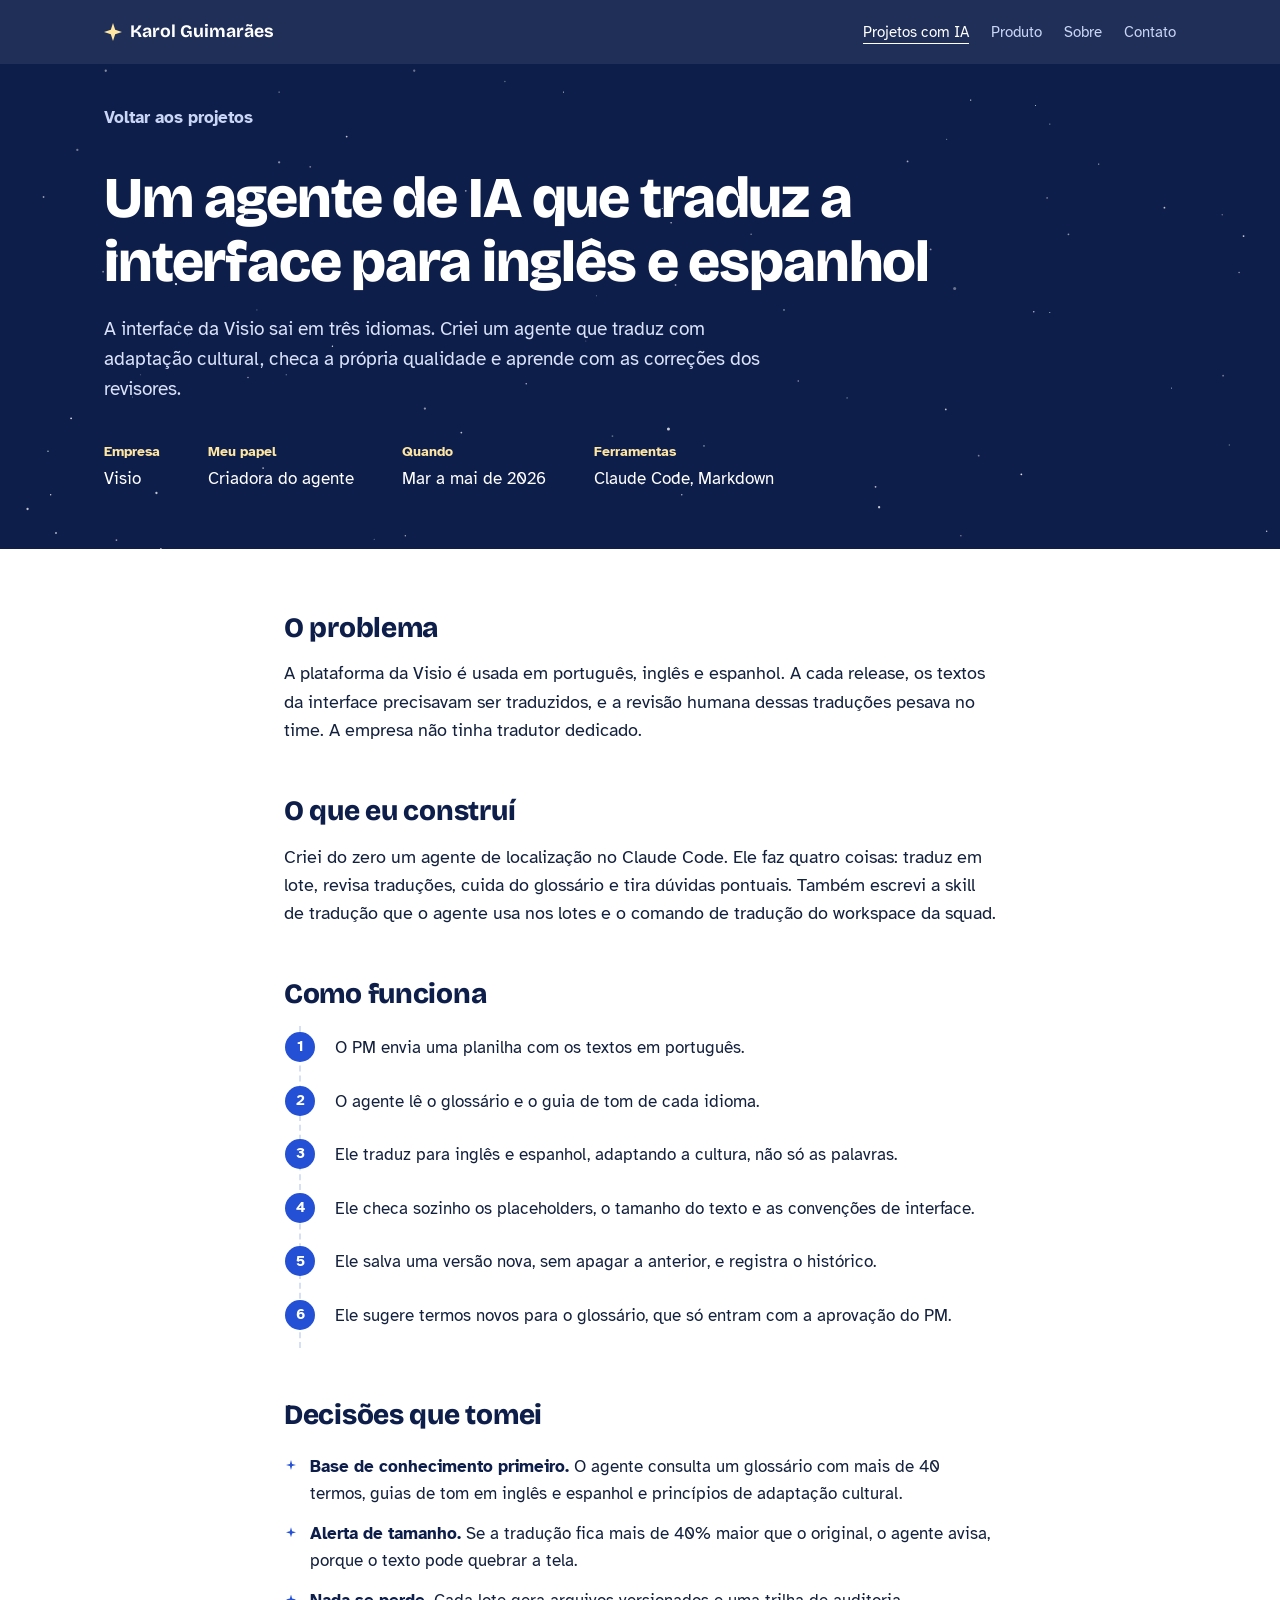
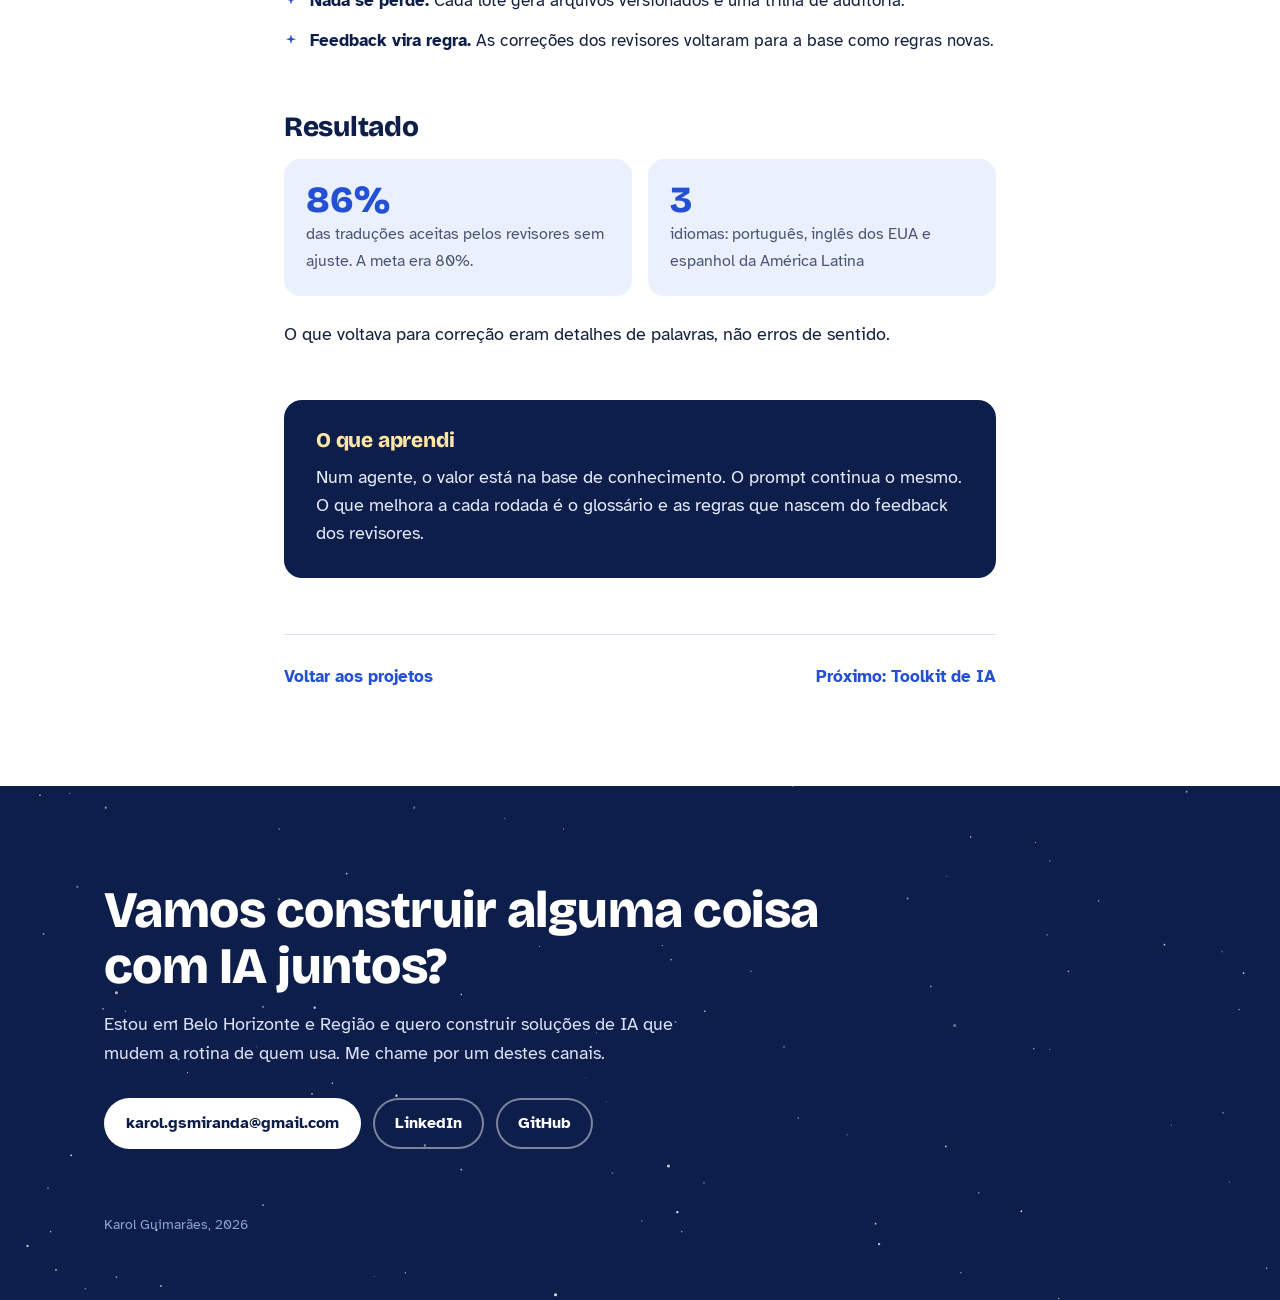
<file: localizacao.html>
<!DOCTYPE html>
<html lang="pt-BR">
<head>
<meta charset="utf-8">
<meta name="viewport" content="width=device-width, initial-scale=1, viewport-fit=cover">
<title>Um agente de IA que traduz a interface para inglês e espanhol | Karol Guimarães</title>
<meta name="description" content="A interface da Visio sai em três idiomas. Criei um agente que traduz com adaptação cultural, checa a própria qualidade e aprende com as correções dos revisores.">
<link rel="icon" href="data:image/svg+xml,<svg xmlns='http://www.w3.org/2000/svg' viewBox='0 0 100 100'><text y='.9em' font-size='90'>⭐</text></svg>">
<link rel="preconnect" href="https://fonts.googleapis.com">
<link rel="preconnect" href="https://fonts.gstatic.com" crossorigin>
<link href="https://fonts.googleapis.com/css2?family=Bricolage+Grotesque:opsz,wght@12..96,500;12..96,700;12..96,800&family=Atkinson+Hyperlegible:ital,wght@0,400;0,700;1,400&display=swap" rel="stylesheet">
<link rel="stylesheet" href="style.css">
</head>
<body>
<header class="topo">
  <div class="wrap">
    <a class="marca" href="index.html"><svg viewBox="0 0 24 24" aria-hidden="true"><path d="M12 0l2.9 9.1L24 12l-9.1 2.9L12 24l-2.9-9.1L0 12l9.1-2.9z"/></svg>Karol Guimarães</a>
    <nav aria-label="Seções">
      <a href="index.html#ia" aria-current="page">Projetos<span class="longo"> com IA</span></a>
      <a href="index.html#produto" class="opc">Produto</a>
      <a href="index.html#sobre" class="opc">Sobre</a>
      <a href="index.html#contato">Contato</a>
    </nav>
  </div>
</header>
<main class="case">
  <div class="case-topo">
    <svg class="ceu" viewBox="0 0 1440 760" preserveAspectRatio="xMidYMid slice" aria-hidden="true"><circle cx="466" cy="115" r="1.3" opacity="0.38" style="animation-delay:0.6s"/><circle cx="839" cy="691" r="0.8" opacity="0.37" style="animation-delay:0.4s"/><circle cx="131" cy="323" r="1.7" opacity="0.69" style="animation-delay:3.8s"/><circle cx="840" cy="47" r="1" opacity="0.59" style="animation-delay:0.3s"/><circle cx="1236" cy="220" r="0.8" opacity="0.67" style="animation-delay:3.4s"/><circle cx="982" cy="78" r="1" opacity="0.73" style="animation-delay:3.3s"/><circle cx="90" cy="45" r="0.8" opacity="0.65" style="animation-delay:4.7s"/><circle cx="670" cy="702" r="0.8" opacity="0.53" style="animation-delay:4.2s"/><circle cx="351" cy="437" r="1" opacity="0.65" style="animation-delay:2.7s"/><circle cx="877" cy="56" r="1" opacity="0.60" style="animation-delay:0.9s"/><circle cx="704" cy="30" r="1.3" opacity="0.40" style="animation-delay:4.7s"/><circle cx="1178" cy="258" r="0.8" opacity="0.71" style="animation-delay:2.7s"/><circle cx="1210" cy="718" r="1" opacity="0.77" class="tw" style="animation-delay:4.4s"/><circle cx="446" cy="439" r="1.3" opacity="0.84" style="animation-delay:2.3s"/><circle cx="963" cy="17" r="1" opacity="0.56" style="animation-delay:3.0s"/><circle cx="314" cy="218" r="1.3" opacity="0.50" style="animation-delay:5.2s"/><circle cx="116" cy="341" r="1" opacity="0.52" style="animation-delay:2.6s"/><circle cx="792" cy="537" r="0.8" opacity="0.76" style="animation-delay:1.4s"/><circle cx="119" cy="115" r="1.3" opacity="0.49" style="animation-delay:3.5s"/><circle cx="378" cy="3" r="1" opacity="0.67" style="animation-delay:1.9s"/><circle cx="181" cy="653" r="1" opacity="0.74" style="animation-delay:2.7s"/><circle cx="1254" cy="723" r="1.3" opacity="0.83" style="animation-delay:2.4s"/><circle cx="149" cy="482" r="0.6" opacity="0.46" style="animation-delay:2.6s"/><circle cx="158" cy="457" r="0.6" opacity="0.35" style="animation-delay:0.6s"/><circle cx="524" cy="19" r="1.7" opacity="0.47" style="animation-delay:3.8s"/><circle cx="1376" cy="458" r="1" opacity="0.42" style="animation-delay:6.0s"/><circle cx="671" cy="368" r="0.6" opacity="0.44" style="animation-delay:4.4s"/><circle cx="689" cy="526" r="1" opacity="0.36" style="animation-delay:3.2s"/><circle cx="211" cy="413" r="0.6" opacity="0.80" style="animation-delay:3.9s"/><circle cx="131" cy="643" r="1" opacity="0.57" style="animation-delay:4.6s"/><circle cx="767" cy="592" r="0.8" opacity="0.73" style="animation-delay:4.7s"/><circle cx="1092" cy="148" r="0.8" opacity="0.84" style="animation-delay:1.4s"/><circle cx="745" cy="270" r="0.6" opacity="0.94" style="animation-delay:2.8s"/><circle cx="279" cy="460" r="0.8" opacity="0.62" style="animation-delay:5.9s"/><circle cx="1375" cy="277" r="0.8" opacity="0.41" style="animation-delay:2.0s"/><circle cx="695" cy="749" r="1" opacity="0.85" style="animation-delay:3.9s"/><circle cx="1151" cy="64" r="1.3" opacity="0.42" style="animation-delay:4.3s"/><circle cx="287" cy="676" r="1" opacity="0.82" style="animation-delay:4.8s"/><circle cx="1399" cy="301" r="1" opacity="0.80" class="tw" style="animation-delay:1.0s"/><circle cx="1430" cy="21" r="1" opacity="0.89" style="animation-delay:0.9s"/><circle cx="1190" cy="745" r="1.3" opacity="0.91" style="animation-delay:3.3s"/><circle cx="31" cy="608" r="1.3" opacity="0.74" style="animation-delay:5.6s"/><circle cx="625" cy="663" r="1.7" opacity="0.87" class="tw" style="animation-delay:1.3s"/><circle cx="722" cy="580" r="0.8" opacity="0.51" style="animation-delay:0.8s"/><circle cx="1310" cy="269" r="1" opacity="0.75" style="animation-delay:3.1s"/><circle cx="1191" cy="667" r="0.8" opacity="0.67" style="animation-delay:0.1s"/><circle cx="634" cy="139" r="0.6" opacity="0.82" style="animation-delay:0.8s"/><circle cx="892" cy="91" r="0.6" opacity="0.55" style="animation-delay:3.3s"/><circle cx="1129" cy="81" r="1" opacity="0.38" style="animation-delay:0.3s"/><circle cx="141" cy="344" r="0.6" opacity="0.81" style="animation-delay:2.7s"/><circle cx="882" cy="384" r="1" opacity="0.47" style="animation-delay:3.0s"/><circle cx="1163" cy="386" r="0.8" opacity="0.77" style="animation-delay:5.7s"/><circle cx="374" cy="425" r="0.8" opacity="0.85" style="animation-delay:0.7s"/><circle cx="637" cy="55" r="0.8" opacity="0.61" style="animation-delay:1.8s"/><circle cx="176" cy="590" r="1.3" opacity="0.74" style="animation-delay:1.5s"/><circle cx="198" cy="355" r="1.3" opacity="0.92" style="animation-delay:2.9s"/><circle cx="1425" cy="633" r="0.8" opacity="0.77" style="animation-delay:2.4s"/><circle cx="607" cy="271" r="0.6" opacity="0.78" class="tw" style="animation-delay:3.3s"/><circle cx="634" cy="14" r="0.8" opacity="0.66" style="animation-delay:5.8s"/><circle cx="163" cy="698" r="0.8" opacity="0.93" class="tw" style="animation-delay:1.6s"/><circle cx="57" cy="592" r="0.8" opacity="0.80" style="animation-delay:5.1s"/><circle cx="973" cy="719" r="1" opacity="0.44" style="animation-delay:3.4s"/><circle cx="1009" cy="68" r="0.6" opacity="0.83" style="animation-delay:5.4s"/><circle cx="387" cy="13" r="0.6" opacity="0.83" class="tw" style="animation-delay:5.1s"/><circle cx="96" cy="656" r="1" opacity="0.36" style="animation-delay:2.5s"/><circle cx="1318" cy="472" r="0.6" opacity="0.67" style="animation-delay:0.7s"/><circle cx="232" cy="38" r="0.8" opacity="0.91" style="animation-delay:3.2s"/><circle cx="296" cy="339" r="1.3" opacity="0.46" style="animation-delay:0.1s"/><circle cx="361" cy="12" r="1.3" opacity="0.65" style="animation-delay:3.1s"/><circle cx="354" cy="340" r="1.3" opacity="0.84" style="animation-delay:3.0s"/><circle cx="1202" cy="299" r="1" opacity="0.53" style="animation-delay:1.4s"/><circle cx="286" cy="670" r="1.3" opacity="0.73" style="animation-delay:2.1s"/><circle cx="78" cy="99" r="0.6" opacity="0.73" style="animation-delay:2.6s"/><circle cx="80" cy="506" r="1" opacity="0.87" style="animation-delay:1.7s"/><circle cx="349" cy="223" r="1" opacity="0.46" style="animation-delay:0.0s"/><circle cx="524" cy="250" r="1" opacity="0.54" class="tw" style="animation-delay:5.3s"/><circle cx="314" cy="139" r="0.8" opacity="0.58" style="animation-delay:3.0s"/><circle cx="289" cy="384" r="0.6" opacity="0.40" style="animation-delay:0.9s"/><circle cx="845" cy="299" r="0.8" opacity="0.53" style="animation-delay:3.5s"/><circle cx="762" cy="570" r="1.3" opacity="0.89" style="animation-delay:3.6s"/><circle cx="1101" cy="548" r="1" opacity="0.44" style="animation-delay:3.9s"/><circle cx="63" cy="635" r="1" opacity="0.73" style="animation-delay:4.9s"/><circle cx="201" cy="398" r="1" opacity="0.69" style="animation-delay:0.1s"/><circle cx="989" cy="606" r="1.3" opacity="0.76" style="animation-delay:1.4s"/><circle cx="45" cy="101" r="0.8" opacity="0.93" style="animation-delay:2.7s"/><circle cx="73" cy="14" r="1" opacity="0.76" style="animation-delay:0.0s"/><circle cx="1149" cy="569" r="1" opacity="0.89" class="tw" style="animation-delay:3.2s"/><circle cx="1074" cy="360" r="1.7" opacity="0.39" style="animation-delay:4.4s"/><circle cx="296" cy="562" r="1" opacity="0.65" style="animation-delay:2.9s"/><circle cx="985" cy="583" r="1" opacity="0.73" style="animation-delay:3.6s"/><circle cx="478" cy="495" r="1.3" opacity="0.53" style="animation-delay:0.1s"/><circle cx="87" cy="204" r="1.3" opacity="0.41" style="animation-delay:2.9s"/><circle cx="1021" cy="217" r="1" opacity="0.63" class="tw" style="animation-delay:5.4s"/><circle cx="287" cy="743" r="1" opacity="0.36" style="animation-delay:4.9s"/><circle cx="1394" cy="342" r="0.8" opacity="0.58" style="animation-delay:5.6s"/><circle cx="107" cy="69" r="1.3" opacity="0.66" style="animation-delay:0.8s"/><circle cx="1181" cy="387" r="0.6" opacity="0.77" style="animation-delay:5.4s"/><circle cx="700" cy="19" r="0.6" opacity="0.92" style="animation-delay:2.4s"/><circle cx="1047" cy="316" r="1" opacity="0.54" style="animation-delay:0.0s"/><circle cx="1081" cy="638" r="0.6" opacity="0.91" style="animation-delay:0.1s"/><circle cx="1065" cy="192" r="0.6" opacity="0.59" style="animation-delay:3.5s"/><circle cx="519" cy="325" r="0.8" opacity="0.86" style="animation-delay:0.3s"/><circle cx="953" cy="483" r="0.8" opacity="0.50" style="animation-delay:3.1s"/><circle cx="273" cy="284" r="1" opacity="0.88" style="animation-delay:3.8s"/><circle cx="1315" cy="715" r="1" opacity="0.47" class="tw" style="animation-delay:5.6s"/><circle cx="592" cy="467" r="0.8" opacity="0.74" style="animation-delay:0.3s"/><circle cx="1335" cy="97" r="1" opacity="0.60" style="animation-delay:1.5s"/><circle cx="1064" cy="496" r="1" opacity="0.74" style="animation-delay:3.3s"/><circle cx="568" cy="127" r="0.8" opacity="0.40" style="animation-delay:4.9s"/><circle cx="793" cy="344" r="0.8" opacity="0.95" style="animation-delay:0.8s"/><circle cx="277" cy="69" r="0.8" opacity="0.68" style="animation-delay:2.2s"/><circle cx="1165" cy="154" r="0.6" opacity="0.80" style="animation-delay:2.5s"/><circle cx="755" cy="286" r="0.8" opacity="0.80" style="animation-delay:3.4s"/><circle cx="519" cy="522" r="1" opacity="0.73" style="animation-delay:1.3s"/><circle cx="390" cy="189" r="1" opacity="0.74" style="animation-delay:1.9s"/><circle cx="1173" cy="736" r="0.8" opacity="0.37" style="animation-delay:5.4s"/><circle cx="682" cy="446" r="0.6" opacity="0.39" style="animation-delay:5.6s"/><circle cx="760" cy="356" r="1" opacity="0.50" class="tw" style="animation-delay:0.9s"/><circle cx="752" cy="518" r="1.7" opacity="0.78" style="animation-delay:4.6s"/><circle cx="659" cy="419" r="0.6" opacity="0.35" style="animation-delay:3.4s"/><circle cx="54" cy="543" r="0.8" opacity="0.73" style="animation-delay:2.6s"/><circle cx="1100" cy="76" r="0.8" opacity="0.66" style="animation-delay:2.3s"/><circle cx="322" cy="457" r="0.6" opacity="0.67" style="animation-delay:1.7s"/><circle cx="456" cy="638" r="0.8" opacity="0.64" style="animation-delay:1.5s"/><circle cx="1383" cy="536" r="0.8" opacity="0.38" style="animation-delay:5.3s"/><circle cx="932" cy="62" r="0.8" opacity="0.75" style="animation-delay:1.4s"/><circle cx="49" cy="257" r="1" opacity="0.57" style="animation-delay:0.0s"/><circle cx="421" cy="642" r="0.6" opacity="0.47" style="animation-delay:1.9s"/><circle cx="1181" cy="175" r="0.8" opacity="0.51" style="animation-delay:0.7s"/><circle cx="898" cy="464" r="0.8" opacity="0.64" style="animation-delay:0.3s"/><circle cx="857" cy="701" r="0.6" opacity="0.48" style="animation-delay:0.9s"/><circle cx="75" cy="46" r="1" opacity="0.62" style="animation-delay:1.9s"/><circle cx="163" cy="60" r="0.8" opacity="0.55" style="animation-delay:5.6s"/><circle cx="1075" cy="24" r="1.3" opacity="0.79" style="animation-delay:5.9s"/><circle cx="637" cy="83" r="0.6" opacity="0.52" style="animation-delay:5.7s"/><circle cx="178" cy="733" r="0.8" opacity="0.58" style="animation-delay:1.9s"/><circle cx="1158" cy="67" r="1.3" opacity="0.63" style="animation-delay:5.5s"/><circle cx="278" cy="277" r="1" opacity="0.37" style="animation-delay:4.9s"/><circle cx="1104" cy="31" r="0.6" opacity="0.63" style="animation-delay:0.4s"/><circle cx="281" cy="48" r="1" opacity="0.55" style="animation-delay:5.7s"/></svg>
    <div class="wrap">
      <a class="voltar" href="index.html#ia">Voltar aos projetos</a>
      <h1>Um agente de IA que traduz a interface para inglês e espanhol</h1>
      <p class="resumo">A interface da Visio sai em três idiomas. Criei um agente que traduz com adaptação cultural, checa a própria qualidade e aprende com as correções dos revisores.</p>
      <dl class="ficha">
        <div><dt>Empresa</dt><dd>Visio</dd></div>
        <div><dt>Meu papel</dt><dd>Criadora do agente</dd></div>
        <div><dt>Quando</dt><dd>Mar a mai de 2026</dd></div>
        <div><dt>Ferramentas</dt><dd>Claude Code, Markdown</dd></div>
      </dl>
    </div>
  </div>
  <div class="wrap corpo">
    <h2>O problema</h2>
    <p>A plataforma da Visio é usada em português, inglês e espanhol. A cada release, os textos da interface precisavam ser traduzidos, e a revisão humana dessas traduções pesava no time. A empresa não tinha tradutor dedicado.</p>

    <h2>O que eu construí</h2>
    <p>Criei do zero um agente de localização no Claude Code. Ele faz quatro coisas: traduz em lote, revisa traduções, cuida do glossário e tira dúvidas pontuais. Também escrevi a skill de tradução que o agente usa nos lotes e o comando de tradução do workspace da squad.</p>

    <h2>Como funciona</h2>
    <ol class="fluxo">
      <li>O PM envia uma planilha com os textos em português.</li>
      <li>O agente lê o glossário e o guia de tom de cada idioma.</li>
      <li>Ele traduz para inglês e espanhol, adaptando a cultura, não só as palavras.</li>
      <li>Ele checa sozinho os placeholders, o tamanho do texto e as convenções de interface.</li>
      <li>Ele salva uma versão nova, sem apagar a anterior, e registra o histórico.</li>
      <li>Ele sugere termos novos para o glossário, que só entram com a aprovação do PM.</li>
    </ol>

    <h2>Decisões que tomei</h2>
    <ul>
      <li><strong>Base de conhecimento primeiro.</strong> O agente consulta um glossário com mais de 40 termos, guias de tom em inglês e espanhol e princípios de adaptação cultural.</li>
      <li><strong>Alerta de tamanho.</strong> Se a tradução fica mais de 40% maior que o original, o agente avisa, porque o texto pode quebrar a tela.</li>
      <li><strong>Nada se perde.</strong> Cada lote gera arquivos versionados e uma trilha de auditoria.</li>
      <li><strong>Feedback vira regra.</strong> As correções dos revisores voltaram para a base como regras novas.</li>
    </ul>

    <h2>Resultado</h2>
    <div class="numeros">
      <div><strong>86%</strong><span>das traduções aceitas pelos revisores sem ajuste. A meta era 80%.</span></div>
      <div><strong>3</strong><span>idiomas: português, inglês dos EUA e espanhol da América Latina</span></div>
    </div>
    <p>O que voltava para correção eram detalhes de palavras, não erros de sentido.</p>

    <div class="licao">
      <h2>O que aprendi</h2>
      <p>Num agente, o valor está na base de conhecimento. O prompt continua o mesmo. O que melhora a cada rodada é o glossário e as regras que nascem do feedback dos revisores.</p>
    </div>

    <div class="proximo"><a href="index.html#ia">Voltar aos projetos</a><a href="toolkit.html">Próximo: Toolkit de IA</a></div>
  </div>
</main>
<section class="contato" id="contato">
    <svg class="ceu" viewBox="0 0 1440 760" preserveAspectRatio="xMidYMid slice" aria-hidden="true"><circle cx="466" cy="115" r="1.3" opacity="0.38" style="animation-delay:0.6s"/><circle cx="839" cy="691" r="0.8" opacity="0.37" style="animation-delay:0.4s"/><circle cx="131" cy="323" r="1.7" opacity="0.69" style="animation-delay:3.8s"/><circle cx="840" cy="47" r="1" opacity="0.59" style="animation-delay:0.3s"/><circle cx="1236" cy="220" r="0.8" opacity="0.67" style="animation-delay:3.4s"/><circle cx="982" cy="78" r="1" opacity="0.73" style="animation-delay:3.3s"/><circle cx="90" cy="45" r="0.8" opacity="0.65" style="animation-delay:4.7s"/><circle cx="670" cy="702" r="0.8" opacity="0.53" style="animation-delay:4.2s"/><circle cx="351" cy="437" r="1" opacity="0.65" style="animation-delay:2.7s"/><circle cx="877" cy="56" r="1" opacity="0.60" style="animation-delay:0.9s"/><circle cx="704" cy="30" r="1.3" opacity="0.40" style="animation-delay:4.7s"/><circle cx="1178" cy="258" r="0.8" opacity="0.71" style="animation-delay:2.7s"/><circle cx="1210" cy="718" r="1" opacity="0.77" class="tw" style="animation-delay:4.4s"/><circle cx="446" cy="439" r="1.3" opacity="0.84" style="animation-delay:2.3s"/><circle cx="963" cy="17" r="1" opacity="0.56" style="animation-delay:3.0s"/><circle cx="314" cy="218" r="1.3" opacity="0.50" style="animation-delay:5.2s"/><circle cx="116" cy="341" r="1" opacity="0.52" style="animation-delay:2.6s"/><circle cx="792" cy="537" r="0.8" opacity="0.76" style="animation-delay:1.4s"/><circle cx="119" cy="115" r="1.3" opacity="0.49" style="animation-delay:3.5s"/><circle cx="378" cy="3" r="1" opacity="0.67" style="animation-delay:1.9s"/><circle cx="181" cy="653" r="1" opacity="0.74" style="animation-delay:2.7s"/><circle cx="1254" cy="723" r="1.3" opacity="0.83" style="animation-delay:2.4s"/><circle cx="149" cy="482" r="0.6" opacity="0.46" style="animation-delay:2.6s"/><circle cx="158" cy="457" r="0.6" opacity="0.35" style="animation-delay:0.6s"/><circle cx="524" cy="19" r="1.7" opacity="0.47" style="animation-delay:3.8s"/><circle cx="1376" cy="458" r="1" opacity="0.42" style="animation-delay:6.0s"/><circle cx="671" cy="368" r="0.6" opacity="0.44" style="animation-delay:4.4s"/><circle cx="689" cy="526" r="1" opacity="0.36" style="animation-delay:3.2s"/><circle cx="211" cy="413" r="0.6" opacity="0.80" style="animation-delay:3.9s"/><circle cx="131" cy="643" r="1" opacity="0.57" style="animation-delay:4.6s"/><circle cx="767" cy="592" r="0.8" opacity="0.73" style="animation-delay:4.7s"/><circle cx="1092" cy="148" r="0.8" opacity="0.84" style="animation-delay:1.4s"/><circle cx="745" cy="270" r="0.6" opacity="0.94" style="animation-delay:2.8s"/><circle cx="279" cy="460" r="0.8" opacity="0.62" style="animation-delay:5.9s"/><circle cx="1375" cy="277" r="0.8" opacity="0.41" style="animation-delay:2.0s"/><circle cx="695" cy="749" r="1" opacity="0.85" style="animation-delay:3.9s"/><circle cx="1151" cy="64" r="1.3" opacity="0.42" style="animation-delay:4.3s"/><circle cx="287" cy="676" r="1" opacity="0.82" style="animation-delay:4.8s"/><circle cx="1399" cy="301" r="1" opacity="0.80" class="tw" style="animation-delay:1.0s"/><circle cx="1430" cy="21" r="1" opacity="0.89" style="animation-delay:0.9s"/><circle cx="1190" cy="745" r="1.3" opacity="0.91" style="animation-delay:3.3s"/><circle cx="31" cy="608" r="1.3" opacity="0.74" style="animation-delay:5.6s"/><circle cx="625" cy="663" r="1.7" opacity="0.87" class="tw" style="animation-delay:1.3s"/><circle cx="722" cy="580" r="0.8" opacity="0.51" style="animation-delay:0.8s"/><circle cx="1310" cy="269" r="1" opacity="0.75" style="animation-delay:3.1s"/><circle cx="1191" cy="667" r="0.8" opacity="0.67" style="animation-delay:0.1s"/><circle cx="634" cy="139" r="0.6" opacity="0.82" style="animation-delay:0.8s"/><circle cx="892" cy="91" r="0.6" opacity="0.55" style="animation-delay:3.3s"/><circle cx="1129" cy="81" r="1" opacity="0.38" style="animation-delay:0.3s"/><circle cx="141" cy="344" r="0.6" opacity="0.81" style="animation-delay:2.7s"/><circle cx="882" cy="384" r="1" opacity="0.47" style="animation-delay:3.0s"/><circle cx="1163" cy="386" r="0.8" opacity="0.77" style="animation-delay:5.7s"/><circle cx="374" cy="425" r="0.8" opacity="0.85" style="animation-delay:0.7s"/><circle cx="637" cy="55" r="0.8" opacity="0.61" style="animation-delay:1.8s"/><circle cx="176" cy="590" r="1.3" opacity="0.74" style="animation-delay:1.5s"/><circle cx="198" cy="355" r="1.3" opacity="0.92" style="animation-delay:2.9s"/><circle cx="1425" cy="633" r="0.8" opacity="0.77" style="animation-delay:2.4s"/><circle cx="607" cy="271" r="0.6" opacity="0.78" class="tw" style="animation-delay:3.3s"/><circle cx="634" cy="14" r="0.8" opacity="0.66" style="animation-delay:5.8s"/><circle cx="163" cy="698" r="0.8" opacity="0.93" class="tw" style="animation-delay:1.6s"/><circle cx="57" cy="592" r="0.8" opacity="0.80" style="animation-delay:5.1s"/><circle cx="973" cy="719" r="1" opacity="0.44" style="animation-delay:3.4s"/><circle cx="1009" cy="68" r="0.6" opacity="0.83" style="animation-delay:5.4s"/><circle cx="387" cy="13" r="0.6" opacity="0.83" class="tw" style="animation-delay:5.1s"/><circle cx="96" cy="656" r="1" opacity="0.36" style="animation-delay:2.5s"/><circle cx="1318" cy="472" r="0.6" opacity="0.67" style="animation-delay:0.7s"/><circle cx="232" cy="38" r="0.8" opacity="0.91" style="animation-delay:3.2s"/><circle cx="296" cy="339" r="1.3" opacity="0.46" style="animation-delay:0.1s"/><circle cx="361" cy="12" r="1.3" opacity="0.65" style="animation-delay:3.1s"/><circle cx="354" cy="340" r="1.3" opacity="0.84" style="animation-delay:3.0s"/><circle cx="1202" cy="299" r="1" opacity="0.53" style="animation-delay:1.4s"/><circle cx="286" cy="670" r="1.3" opacity="0.73" style="animation-delay:2.1s"/><circle cx="78" cy="99" r="0.6" opacity="0.73" style="animation-delay:2.6s"/><circle cx="80" cy="506" r="1" opacity="0.87" style="animation-delay:1.7s"/><circle cx="349" cy="223" r="1" opacity="0.46" style="animation-delay:0.0s"/><circle cx="524" cy="250" r="1" opacity="0.54" class="tw" style="animation-delay:5.3s"/><circle cx="314" cy="139" r="0.8" opacity="0.58" style="animation-delay:3.0s"/><circle cx="289" cy="384" r="0.6" opacity="0.40" style="animation-delay:0.9s"/><circle cx="845" cy="299" r="0.8" opacity="0.53" style="animation-delay:3.5s"/><circle cx="762" cy="570" r="1.3" opacity="0.89" style="animation-delay:3.6s"/><circle cx="1101" cy="548" r="1" opacity="0.44" style="animation-delay:3.9s"/><circle cx="63" cy="635" r="1" opacity="0.73" style="animation-delay:4.9s"/><circle cx="201" cy="398" r="1" opacity="0.69" style="animation-delay:0.1s"/><circle cx="989" cy="606" r="1.3" opacity="0.76" style="animation-delay:1.4s"/><circle cx="45" cy="101" r="0.8" opacity="0.93" style="animation-delay:2.7s"/><circle cx="73" cy="14" r="1" opacity="0.76" style="animation-delay:0.0s"/><circle cx="1149" cy="569" r="1" opacity="0.89" class="tw" style="animation-delay:3.2s"/><circle cx="1074" cy="360" r="1.7" opacity="0.39" style="animation-delay:4.4s"/><circle cx="296" cy="562" r="1" opacity="0.65" style="animation-delay:2.9s"/><circle cx="985" cy="583" r="1" opacity="0.73" style="animation-delay:3.6s"/><circle cx="478" cy="495" r="1.3" opacity="0.53" style="animation-delay:0.1s"/><circle cx="87" cy="204" r="1.3" opacity="0.41" style="animation-delay:2.9s"/><circle cx="1021" cy="217" r="1" opacity="0.63" class="tw" style="animation-delay:5.4s"/><circle cx="287" cy="743" r="1" opacity="0.36" style="animation-delay:4.9s"/><circle cx="1394" cy="342" r="0.8" opacity="0.58" style="animation-delay:5.6s"/><circle cx="107" cy="69" r="1.3" opacity="0.66" style="animation-delay:0.8s"/><circle cx="1181" cy="387" r="0.6" opacity="0.77" style="animation-delay:5.4s"/><circle cx="700" cy="19" r="0.6" opacity="0.92" style="animation-delay:2.4s"/><circle cx="1047" cy="316" r="1" opacity="0.54" style="animation-delay:0.0s"/><circle cx="1081" cy="638" r="0.6" opacity="0.91" style="animation-delay:0.1s"/><circle cx="1065" cy="192" r="0.6" opacity="0.59" style="animation-delay:3.5s"/><circle cx="519" cy="325" r="0.8" opacity="0.86" style="animation-delay:0.3s"/><circle cx="953" cy="483" r="0.8" opacity="0.50" style="animation-delay:3.1s"/><circle cx="273" cy="284" r="1" opacity="0.88" style="animation-delay:3.8s"/><circle cx="1315" cy="715" r="1" opacity="0.47" class="tw" style="animation-delay:5.6s"/><circle cx="592" cy="467" r="0.8" opacity="0.74" style="animation-delay:0.3s"/><circle cx="1335" cy="97" r="1" opacity="0.60" style="animation-delay:1.5s"/><circle cx="1064" cy="496" r="1" opacity="0.74" style="animation-delay:3.3s"/><circle cx="568" cy="127" r="0.8" opacity="0.40" style="animation-delay:4.9s"/><circle cx="793" cy="344" r="0.8" opacity="0.95" style="animation-delay:0.8s"/><circle cx="277" cy="69" r="0.8" opacity="0.68" style="animation-delay:2.2s"/><circle cx="1165" cy="154" r="0.6" opacity="0.80" style="animation-delay:2.5s"/><circle cx="755" cy="286" r="0.8" opacity="0.80" style="animation-delay:3.4s"/><circle cx="519" cy="522" r="1" opacity="0.73" style="animation-delay:1.3s"/><circle cx="390" cy="189" r="1" opacity="0.74" style="animation-delay:1.9s"/><circle cx="1173" cy="736" r="0.8" opacity="0.37" style="animation-delay:5.4s"/><circle cx="682" cy="446" r="0.6" opacity="0.39" style="animation-delay:5.6s"/><circle cx="760" cy="356" r="1" opacity="0.50" class="tw" style="animation-delay:0.9s"/><circle cx="752" cy="518" r="1.7" opacity="0.78" style="animation-delay:4.6s"/><circle cx="659" cy="419" r="0.6" opacity="0.35" style="animation-delay:3.4s"/><circle cx="54" cy="543" r="0.8" opacity="0.73" style="animation-delay:2.6s"/><circle cx="1100" cy="76" r="0.8" opacity="0.66" style="animation-delay:2.3s"/><circle cx="322" cy="457" r="0.6" opacity="0.67" style="animation-delay:1.7s"/><circle cx="456" cy="638" r="0.8" opacity="0.64" style="animation-delay:1.5s"/><circle cx="1383" cy="536" r="0.8" opacity="0.38" style="animation-delay:5.3s"/><circle cx="932" cy="62" r="0.8" opacity="0.75" style="animation-delay:1.4s"/><circle cx="49" cy="257" r="1" opacity="0.57" style="animation-delay:0.0s"/><circle cx="421" cy="642" r="0.6" opacity="0.47" style="animation-delay:1.9s"/><circle cx="1181" cy="175" r="0.8" opacity="0.51" style="animation-delay:0.7s"/><circle cx="898" cy="464" r="0.8" opacity="0.64" style="animation-delay:0.3s"/><circle cx="857" cy="701" r="0.6" opacity="0.48" style="animation-delay:0.9s"/><circle cx="75" cy="46" r="1" opacity="0.62" style="animation-delay:1.9s"/><circle cx="163" cy="60" r="0.8" opacity="0.55" style="animation-delay:5.6s"/><circle cx="1075" cy="24" r="1.3" opacity="0.79" style="animation-delay:5.9s"/><circle cx="637" cy="83" r="0.6" opacity="0.52" style="animation-delay:5.7s"/><circle cx="178" cy="733" r="0.8" opacity="0.58" style="animation-delay:1.9s"/><circle cx="1158" cy="67" r="1.3" opacity="0.63" style="animation-delay:5.5s"/><circle cx="278" cy="277" r="1" opacity="0.37" style="animation-delay:4.9s"/><circle cx="1104" cy="31" r="0.6" opacity="0.63" style="animation-delay:0.4s"/><circle cx="281" cy="48" r="1" opacity="0.55" style="animation-delay:5.7s"/></svg>
    <div class="wrap">
      <h2>Vamos construir alguma coisa com IA juntos?</h2>
      <p>Estou em Belo Horizonte e Região e quero construir soluções de IA que mudem a rotina de quem usa. Me chame por um destes canais.</p>
      <div class="canais">
        <a class="botao cheio" href="mailto:karol.gsmiranda@gmail.com">karol.gsmiranda@gmail.com</a>
        <a class="botao vazio" href="https://www.linkedin.com/in/karolguimar%C3%A3es/" target="_blank" rel="noopener">LinkedIn</a>
        <a class="botao vazio" href="https://github.com/KarolGSMiranda" target="_blank" rel="noopener">GitHub</a>
      </div>
      <p class="rodape">Karol Guimarães, 2026</p>
    </div>
  </section>
</body>
</html>
</file>
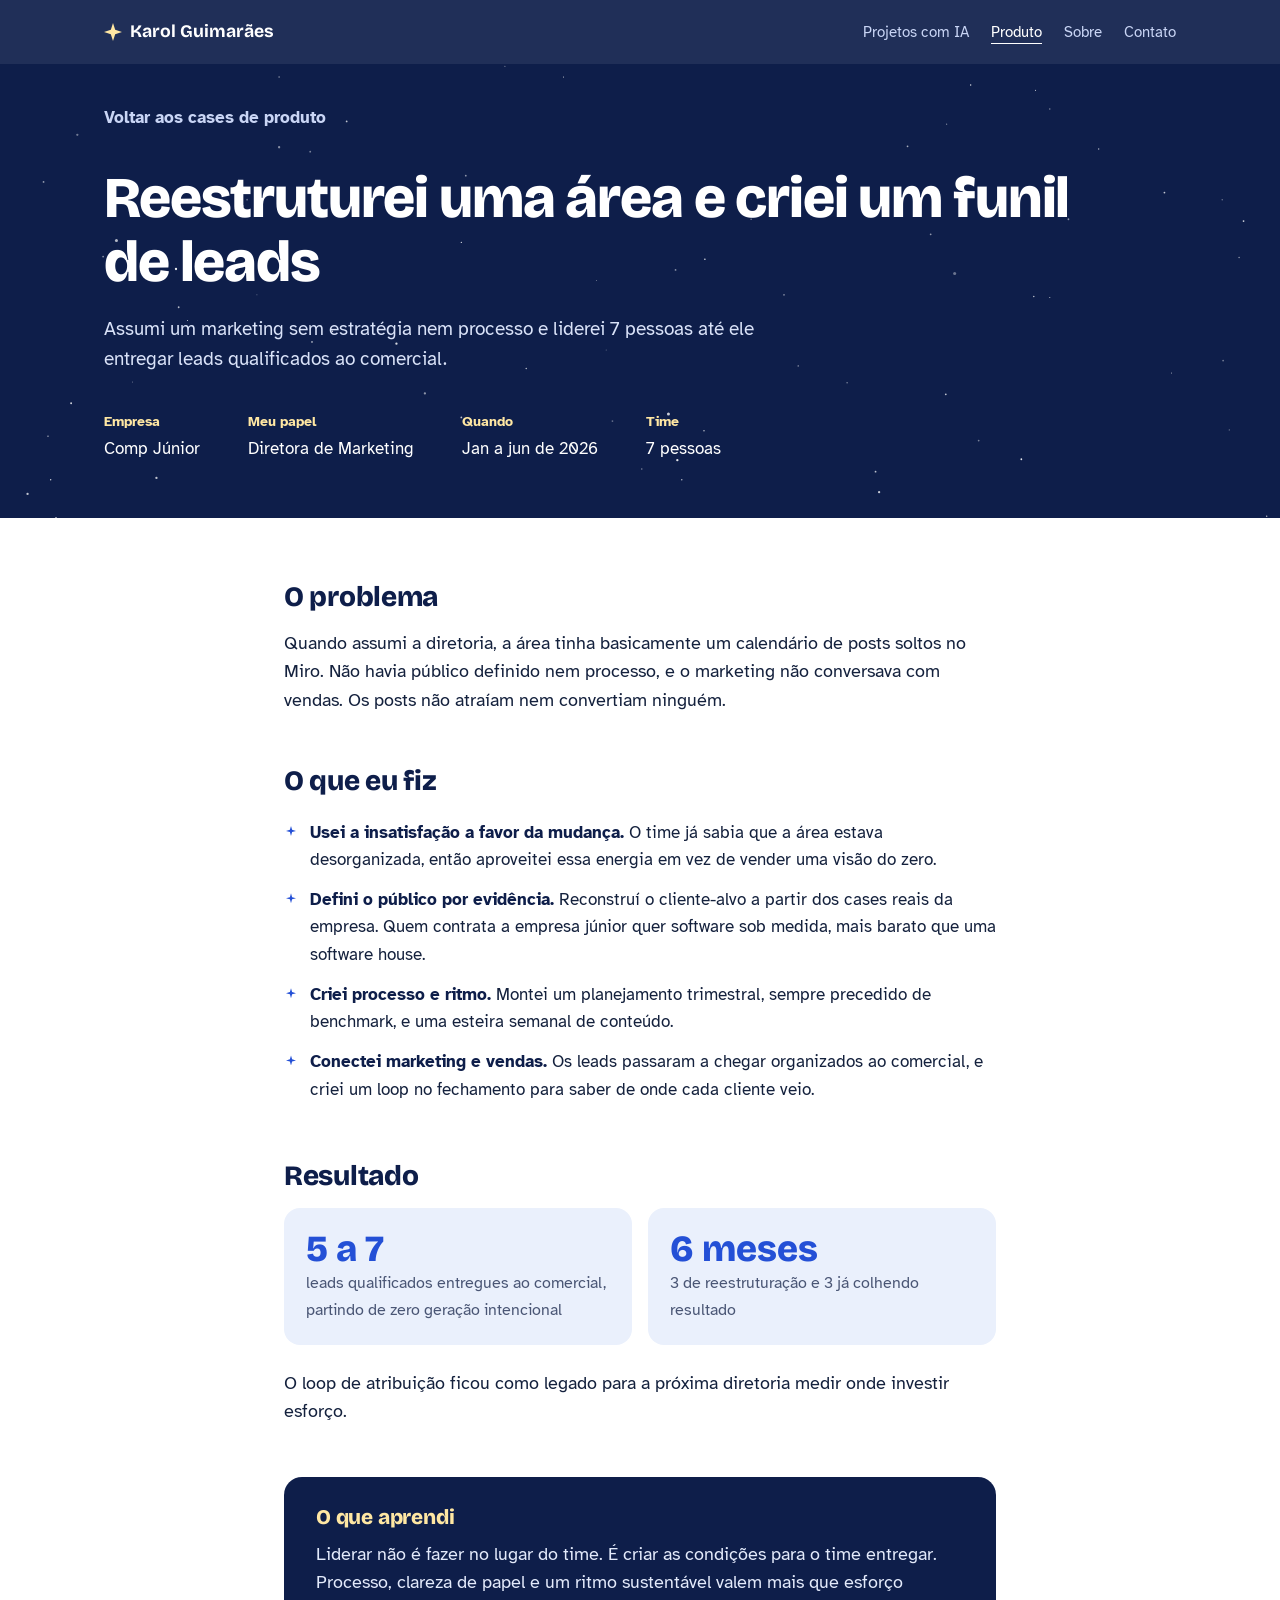
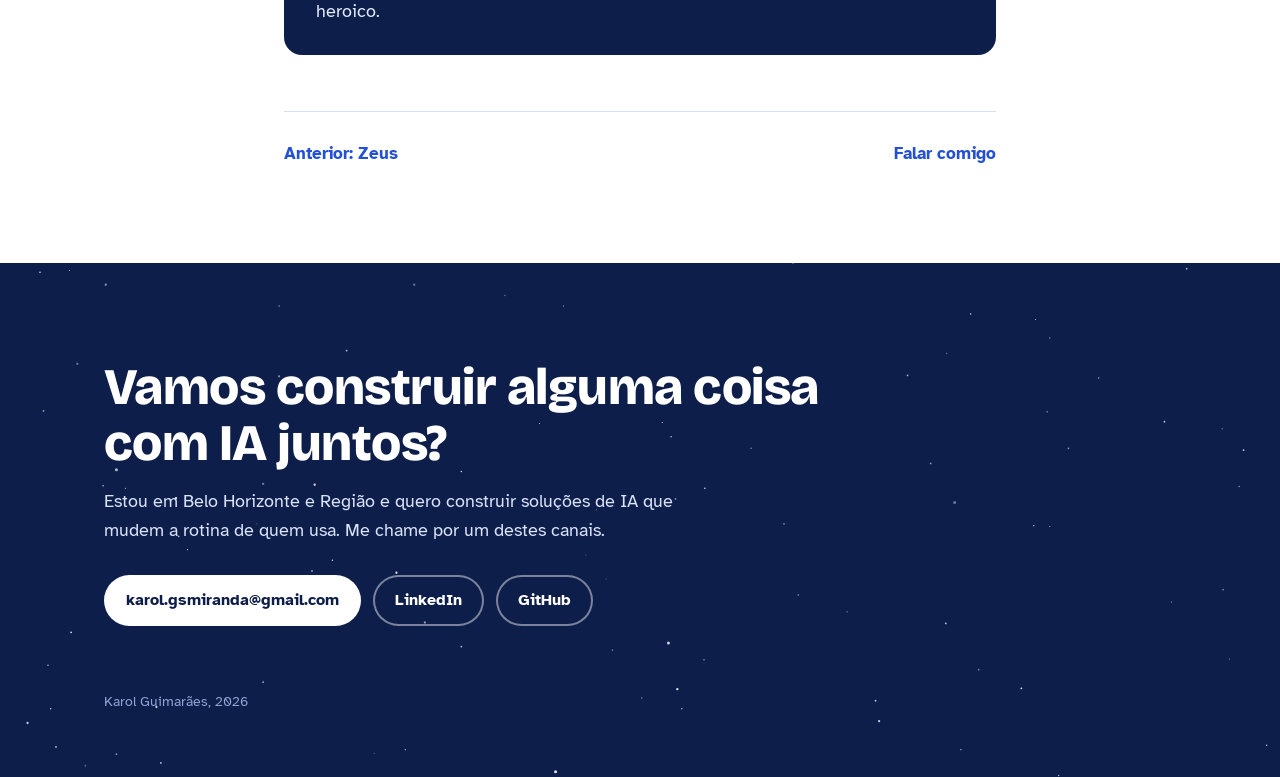
<file: marketing.html>
<!DOCTYPE html>
<html lang="pt-BR">
<head>
<meta charset="utf-8">
<meta name="viewport" content="width=device-width, initial-scale=1, viewport-fit=cover">
<title>Reestruturei uma área e criei um funil de leads | Karol Guimarães</title>
<meta name="description" content="Assumi um marketing sem estratégia nem processo e liderei 7 pessoas até ele entregar leads qualificados ao comercial.">
<link rel="icon" href="data:image/svg+xml,<svg xmlns='http://www.w3.org/2000/svg' viewBox='0 0 100 100'><text y='.9em' font-size='90'>⭐</text></svg>">
<link rel="preconnect" href="https://fonts.googleapis.com">
<link rel="preconnect" href="https://fonts.gstatic.com" crossorigin>
<link href="https://fonts.googleapis.com/css2?family=Bricolage+Grotesque:opsz,wght@12..96,500;12..96,700;12..96,800&family=Atkinson+Hyperlegible:ital,wght@0,400;0,700;1,400&display=swap" rel="stylesheet">
<link rel="stylesheet" href="style.css">
</head>
<body>
<header class="topo">
  <div class="wrap">
    <a class="marca" href="index.html"><svg viewBox="0 0 24 24" aria-hidden="true"><path d="M12 0l2.9 9.1L24 12l-9.1 2.9L12 24l-2.9-9.1L0 12l9.1-2.9z"/></svg>Karol Guimarães</a>
    <nav aria-label="Seções">
      <a href="index.html#ia">Projetos<span class="longo"> com IA</span></a>
      <a href="index.html#produto" class="opc" aria-current="page">Produto</a>
      <a href="index.html#sobre" class="opc">Sobre</a>
      <a href="index.html#contato">Contato</a>
    </nav>
  </div>
</header>
<main class="case">
  <div class="case-topo">
    <svg class="ceu" viewBox="0 0 1440 760" preserveAspectRatio="xMidYMid slice" aria-hidden="true"><circle cx="466" cy="115" r="1.3" opacity="0.38" style="animation-delay:0.6s"/><circle cx="839" cy="691" r="0.8" opacity="0.37" style="animation-delay:0.4s"/><circle cx="131" cy="323" r="1.7" opacity="0.69" style="animation-delay:3.8s"/><circle cx="840" cy="47" r="1" opacity="0.59" style="animation-delay:0.3s"/><circle cx="1236" cy="220" r="0.8" opacity="0.67" style="animation-delay:3.4s"/><circle cx="982" cy="78" r="1" opacity="0.73" style="animation-delay:3.3s"/><circle cx="90" cy="45" r="0.8" opacity="0.65" style="animation-delay:4.7s"/><circle cx="670" cy="702" r="0.8" opacity="0.53" style="animation-delay:4.2s"/><circle cx="351" cy="437" r="1" opacity="0.65" style="animation-delay:2.7s"/><circle cx="877" cy="56" r="1" opacity="0.60" style="animation-delay:0.9s"/><circle cx="704" cy="30" r="1.3" opacity="0.40" style="animation-delay:4.7s"/><circle cx="1178" cy="258" r="0.8" opacity="0.71" style="animation-delay:2.7s"/><circle cx="1210" cy="718" r="1" opacity="0.77" class="tw" style="animation-delay:4.4s"/><circle cx="446" cy="439" r="1.3" opacity="0.84" style="animation-delay:2.3s"/><circle cx="963" cy="17" r="1" opacity="0.56" style="animation-delay:3.0s"/><circle cx="314" cy="218" r="1.3" opacity="0.50" style="animation-delay:5.2s"/><circle cx="116" cy="341" r="1" opacity="0.52" style="animation-delay:2.6s"/><circle cx="792" cy="537" r="0.8" opacity="0.76" style="animation-delay:1.4s"/><circle cx="119" cy="115" r="1.3" opacity="0.49" style="animation-delay:3.5s"/><circle cx="378" cy="3" r="1" opacity="0.67" style="animation-delay:1.9s"/><circle cx="181" cy="653" r="1" opacity="0.74" style="animation-delay:2.7s"/><circle cx="1254" cy="723" r="1.3" opacity="0.83" style="animation-delay:2.4s"/><circle cx="149" cy="482" r="0.6" opacity="0.46" style="animation-delay:2.6s"/><circle cx="158" cy="457" r="0.6" opacity="0.35" style="animation-delay:0.6s"/><circle cx="524" cy="19" r="1.7" opacity="0.47" style="animation-delay:3.8s"/><circle cx="1376" cy="458" r="1" opacity="0.42" style="animation-delay:6.0s"/><circle cx="671" cy="368" r="0.6" opacity="0.44" style="animation-delay:4.4s"/><circle cx="689" cy="526" r="1" opacity="0.36" style="animation-delay:3.2s"/><circle cx="211" cy="413" r="0.6" opacity="0.80" style="animation-delay:3.9s"/><circle cx="131" cy="643" r="1" opacity="0.57" style="animation-delay:4.6s"/><circle cx="767" cy="592" r="0.8" opacity="0.73" style="animation-delay:4.7s"/><circle cx="1092" cy="148" r="0.8" opacity="0.84" style="animation-delay:1.4s"/><circle cx="745" cy="270" r="0.6" opacity="0.94" style="animation-delay:2.8s"/><circle cx="279" cy="460" r="0.8" opacity="0.62" style="animation-delay:5.9s"/><circle cx="1375" cy="277" r="0.8" opacity="0.41" style="animation-delay:2.0s"/><circle cx="695" cy="749" r="1" opacity="0.85" style="animation-delay:3.9s"/><circle cx="1151" cy="64" r="1.3" opacity="0.42" style="animation-delay:4.3s"/><circle cx="287" cy="676" r="1" opacity="0.82" style="animation-delay:4.8s"/><circle cx="1399" cy="301" r="1" opacity="0.80" class="tw" style="animation-delay:1.0s"/><circle cx="1430" cy="21" r="1" opacity="0.89" style="animation-delay:0.9s"/><circle cx="1190" cy="745" r="1.3" opacity="0.91" style="animation-delay:3.3s"/><circle cx="31" cy="608" r="1.3" opacity="0.74" style="animation-delay:5.6s"/><circle cx="625" cy="663" r="1.7" opacity="0.87" class="tw" style="animation-delay:1.3s"/><circle cx="722" cy="580" r="0.8" opacity="0.51" style="animation-delay:0.8s"/><circle cx="1310" cy="269" r="1" opacity="0.75" style="animation-delay:3.1s"/><circle cx="1191" cy="667" r="0.8" opacity="0.67" style="animation-delay:0.1s"/><circle cx="634" cy="139" r="0.6" opacity="0.82" style="animation-delay:0.8s"/><circle cx="892" cy="91" r="0.6" opacity="0.55" style="animation-delay:3.3s"/><circle cx="1129" cy="81" r="1" opacity="0.38" style="animation-delay:0.3s"/><circle cx="141" cy="344" r="0.6" opacity="0.81" style="animation-delay:2.7s"/><circle cx="882" cy="384" r="1" opacity="0.47" style="animation-delay:3.0s"/><circle cx="1163" cy="386" r="0.8" opacity="0.77" style="animation-delay:5.7s"/><circle cx="374" cy="425" r="0.8" opacity="0.85" style="animation-delay:0.7s"/><circle cx="637" cy="55" r="0.8" opacity="0.61" style="animation-delay:1.8s"/><circle cx="176" cy="590" r="1.3" opacity="0.74" style="animation-delay:1.5s"/><circle cx="198" cy="355" r="1.3" opacity="0.92" style="animation-delay:2.9s"/><circle cx="1425" cy="633" r="0.8" opacity="0.77" style="animation-delay:2.4s"/><circle cx="607" cy="271" r="0.6" opacity="0.78" class="tw" style="animation-delay:3.3s"/><circle cx="634" cy="14" r="0.8" opacity="0.66" style="animation-delay:5.8s"/><circle cx="163" cy="698" r="0.8" opacity="0.93" class="tw" style="animation-delay:1.6s"/><circle cx="57" cy="592" r="0.8" opacity="0.80" style="animation-delay:5.1s"/><circle cx="973" cy="719" r="1" opacity="0.44" style="animation-delay:3.4s"/><circle cx="1009" cy="68" r="0.6" opacity="0.83" style="animation-delay:5.4s"/><circle cx="387" cy="13" r="0.6" opacity="0.83" class="tw" style="animation-delay:5.1s"/><circle cx="96" cy="656" r="1" opacity="0.36" style="animation-delay:2.5s"/><circle cx="1318" cy="472" r="0.6" opacity="0.67" style="animation-delay:0.7s"/><circle cx="232" cy="38" r="0.8" opacity="0.91" style="animation-delay:3.2s"/><circle cx="296" cy="339" r="1.3" opacity="0.46" style="animation-delay:0.1s"/><circle cx="361" cy="12" r="1.3" opacity="0.65" style="animation-delay:3.1s"/><circle cx="354" cy="340" r="1.3" opacity="0.84" style="animation-delay:3.0s"/><circle cx="1202" cy="299" r="1" opacity="0.53" style="animation-delay:1.4s"/><circle cx="286" cy="670" r="1.3" opacity="0.73" style="animation-delay:2.1s"/><circle cx="78" cy="99" r="0.6" opacity="0.73" style="animation-delay:2.6s"/><circle cx="80" cy="506" r="1" opacity="0.87" style="animation-delay:1.7s"/><circle cx="349" cy="223" r="1" opacity="0.46" style="animation-delay:0.0s"/><circle cx="524" cy="250" r="1" opacity="0.54" class="tw" style="animation-delay:5.3s"/><circle cx="314" cy="139" r="0.8" opacity="0.58" style="animation-delay:3.0s"/><circle cx="289" cy="384" r="0.6" opacity="0.40" style="animation-delay:0.9s"/><circle cx="845" cy="299" r="0.8" opacity="0.53" style="animation-delay:3.5s"/><circle cx="762" cy="570" r="1.3" opacity="0.89" style="animation-delay:3.6s"/><circle cx="1101" cy="548" r="1" opacity="0.44" style="animation-delay:3.9s"/><circle cx="63" cy="635" r="1" opacity="0.73" style="animation-delay:4.9s"/><circle cx="201" cy="398" r="1" opacity="0.69" style="animation-delay:0.1s"/><circle cx="989" cy="606" r="1.3" opacity="0.76" style="animation-delay:1.4s"/><circle cx="45" cy="101" r="0.8" opacity="0.93" style="animation-delay:2.7s"/><circle cx="73" cy="14" r="1" opacity="0.76" style="animation-delay:0.0s"/><circle cx="1149" cy="569" r="1" opacity="0.89" class="tw" style="animation-delay:3.2s"/><circle cx="1074" cy="360" r="1.7" opacity="0.39" style="animation-delay:4.4s"/><circle cx="296" cy="562" r="1" opacity="0.65" style="animation-delay:2.9s"/><circle cx="985" cy="583" r="1" opacity="0.73" style="animation-delay:3.6s"/><circle cx="478" cy="495" r="1.3" opacity="0.53" style="animation-delay:0.1s"/><circle cx="87" cy="204" r="1.3" opacity="0.41" style="animation-delay:2.9s"/><circle cx="1021" cy="217" r="1" opacity="0.63" class="tw" style="animation-delay:5.4s"/><circle cx="287" cy="743" r="1" opacity="0.36" style="animation-delay:4.9s"/><circle cx="1394" cy="342" r="0.8" opacity="0.58" style="animation-delay:5.6s"/><circle cx="107" cy="69" r="1.3" opacity="0.66" style="animation-delay:0.8s"/><circle cx="1181" cy="387" r="0.6" opacity="0.77" style="animation-delay:5.4s"/><circle cx="700" cy="19" r="0.6" opacity="0.92" style="animation-delay:2.4s"/><circle cx="1047" cy="316" r="1" opacity="0.54" style="animation-delay:0.0s"/><circle cx="1081" cy="638" r="0.6" opacity="0.91" style="animation-delay:0.1s"/><circle cx="1065" cy="192" r="0.6" opacity="0.59" style="animation-delay:3.5s"/><circle cx="519" cy="325" r="0.8" opacity="0.86" style="animation-delay:0.3s"/><circle cx="953" cy="483" r="0.8" opacity="0.50" style="animation-delay:3.1s"/><circle cx="273" cy="284" r="1" opacity="0.88" style="animation-delay:3.8s"/><circle cx="1315" cy="715" r="1" opacity="0.47" class="tw" style="animation-delay:5.6s"/><circle cx="592" cy="467" r="0.8" opacity="0.74" style="animation-delay:0.3s"/><circle cx="1335" cy="97" r="1" opacity="0.60" style="animation-delay:1.5s"/><circle cx="1064" cy="496" r="1" opacity="0.74" style="animation-delay:3.3s"/><circle cx="568" cy="127" r="0.8" opacity="0.40" style="animation-delay:4.9s"/><circle cx="793" cy="344" r="0.8" opacity="0.95" style="animation-delay:0.8s"/><circle cx="277" cy="69" r="0.8" opacity="0.68" style="animation-delay:2.2s"/><circle cx="1165" cy="154" r="0.6" opacity="0.80" style="animation-delay:2.5s"/><circle cx="755" cy="286" r="0.8" opacity="0.80" style="animation-delay:3.4s"/><circle cx="519" cy="522" r="1" opacity="0.73" style="animation-delay:1.3s"/><circle cx="390" cy="189" r="1" opacity="0.74" style="animation-delay:1.9s"/><circle cx="1173" cy="736" r="0.8" opacity="0.37" style="animation-delay:5.4s"/><circle cx="682" cy="446" r="0.6" opacity="0.39" style="animation-delay:5.6s"/><circle cx="760" cy="356" r="1" opacity="0.50" class="tw" style="animation-delay:0.9s"/><circle cx="752" cy="518" r="1.7" opacity="0.78" style="animation-delay:4.6s"/><circle cx="659" cy="419" r="0.6" opacity="0.35" style="animation-delay:3.4s"/><circle cx="54" cy="543" r="0.8" opacity="0.73" style="animation-delay:2.6s"/><circle cx="1100" cy="76" r="0.8" opacity="0.66" style="animation-delay:2.3s"/><circle cx="322" cy="457" r="0.6" opacity="0.67" style="animation-delay:1.7s"/><circle cx="456" cy="638" r="0.8" opacity="0.64" style="animation-delay:1.5s"/><circle cx="1383" cy="536" r="0.8" opacity="0.38" style="animation-delay:5.3s"/><circle cx="932" cy="62" r="0.8" opacity="0.75" style="animation-delay:1.4s"/><circle cx="49" cy="257" r="1" opacity="0.57" style="animation-delay:0.0s"/><circle cx="421" cy="642" r="0.6" opacity="0.47" style="animation-delay:1.9s"/><circle cx="1181" cy="175" r="0.8" opacity="0.51" style="animation-delay:0.7s"/><circle cx="898" cy="464" r="0.8" opacity="0.64" style="animation-delay:0.3s"/><circle cx="857" cy="701" r="0.6" opacity="0.48" style="animation-delay:0.9s"/><circle cx="75" cy="46" r="1" opacity="0.62" style="animation-delay:1.9s"/><circle cx="163" cy="60" r="0.8" opacity="0.55" style="animation-delay:5.6s"/><circle cx="1075" cy="24" r="1.3" opacity="0.79" style="animation-delay:5.9s"/><circle cx="637" cy="83" r="0.6" opacity="0.52" style="animation-delay:5.7s"/><circle cx="178" cy="733" r="0.8" opacity="0.58" style="animation-delay:1.9s"/><circle cx="1158" cy="67" r="1.3" opacity="0.63" style="animation-delay:5.5s"/><circle cx="278" cy="277" r="1" opacity="0.37" style="animation-delay:4.9s"/><circle cx="1104" cy="31" r="0.6" opacity="0.63" style="animation-delay:0.4s"/><circle cx="281" cy="48" r="1" opacity="0.55" style="animation-delay:5.7s"/></svg>
    <div class="wrap">
      <a class="voltar" href="index.html#produto">Voltar aos cases de produto</a>
      <h1>Reestruturei uma área e criei um funil de leads</h1>
      <p class="resumo">Assumi um marketing sem estratégia nem processo e liderei 7 pessoas até ele entregar leads qualificados ao comercial.</p>
      <dl class="ficha">
        <div><dt>Empresa</dt><dd>Comp Júnior</dd></div>
        <div><dt>Meu papel</dt><dd>Diretora de Marketing</dd></div>
        <div><dt>Quando</dt><dd>Jan a jun de 2026</dd></div>
        <div><dt>Time</dt><dd>7 pessoas</dd></div>
      </dl>
    </div>
  </div>
  <div class="wrap corpo">
    <h2>O problema</h2>
    <p>Quando assumi a diretoria, a área tinha basicamente um calendário de posts soltos no Miro. Não havia público definido nem processo, e o marketing não conversava com vendas. Os posts não atraíam nem convertiam ninguém.</p>

    <h2>O que eu fiz</h2>
    <ul>
      <li><strong>Usei a insatisfação a favor da mudança.</strong> O time já sabia que a área estava desorganizada, então aproveitei essa energia em vez de vender uma visão do zero.</li>
      <li><strong>Defini o público por evidência.</strong> Reconstruí o cliente-alvo a partir dos cases reais da empresa. Quem contrata a empresa júnior quer software sob medida, mais barato que uma software house.</li>
      <li><strong>Criei processo e ritmo.</strong> Montei um planejamento trimestral, sempre precedido de benchmark, e uma esteira semanal de conteúdo.</li>
      <li><strong>Conectei marketing e vendas.</strong> Os leads passaram a chegar organizados ao comercial, e criei um loop no fechamento para saber de onde cada cliente veio.</li>
    </ul>

    <h2>Resultado</h2>
    <div class="numeros">
      <div><strong>5 a 7</strong><span>leads qualificados entregues ao comercial, partindo de zero geração intencional</span></div>
      <div><strong>6 meses</strong><span>3 de reestruturação e 3 já colhendo resultado</span></div>
    </div>
    <p>O loop de atribuição ficou como legado para a próxima diretoria medir onde investir esforço.</p>

    <div class="licao">
      <h2>O que aprendi</h2>
      <p>Liderar não é fazer no lugar do time. É criar as condições para o time entregar. Processo, clareza de papel e um ritmo sustentável valem mais que esforço heroico.</p>
    </div>

    <div class="proximo"><a href="zeus.html">Anterior: Zeus</a><a href="index.html#contato">Falar comigo</a></div>
  </div>
</main>
<section class="contato" id="contato">
    <svg class="ceu" viewBox="0 0 1440 760" preserveAspectRatio="xMidYMid slice" aria-hidden="true"><circle cx="466" cy="115" r="1.3" opacity="0.38" style="animation-delay:0.6s"/><circle cx="839" cy="691" r="0.8" opacity="0.37" style="animation-delay:0.4s"/><circle cx="131" cy="323" r="1.7" opacity="0.69" style="animation-delay:3.8s"/><circle cx="840" cy="47" r="1" opacity="0.59" style="animation-delay:0.3s"/><circle cx="1236" cy="220" r="0.8" opacity="0.67" style="animation-delay:3.4s"/><circle cx="982" cy="78" r="1" opacity="0.73" style="animation-delay:3.3s"/><circle cx="90" cy="45" r="0.8" opacity="0.65" style="animation-delay:4.7s"/><circle cx="670" cy="702" r="0.8" opacity="0.53" style="animation-delay:4.2s"/><circle cx="351" cy="437" r="1" opacity="0.65" style="animation-delay:2.7s"/><circle cx="877" cy="56" r="1" opacity="0.60" style="animation-delay:0.9s"/><circle cx="704" cy="30" r="1.3" opacity="0.40" style="animation-delay:4.7s"/><circle cx="1178" cy="258" r="0.8" opacity="0.71" style="animation-delay:2.7s"/><circle cx="1210" cy="718" r="1" opacity="0.77" class="tw" style="animation-delay:4.4s"/><circle cx="446" cy="439" r="1.3" opacity="0.84" style="animation-delay:2.3s"/><circle cx="963" cy="17" r="1" opacity="0.56" style="animation-delay:3.0s"/><circle cx="314" cy="218" r="1.3" opacity="0.50" style="animation-delay:5.2s"/><circle cx="116" cy="341" r="1" opacity="0.52" style="animation-delay:2.6s"/><circle cx="792" cy="537" r="0.8" opacity="0.76" style="animation-delay:1.4s"/><circle cx="119" cy="115" r="1.3" opacity="0.49" style="animation-delay:3.5s"/><circle cx="378" cy="3" r="1" opacity="0.67" style="animation-delay:1.9s"/><circle cx="181" cy="653" r="1" opacity="0.74" style="animation-delay:2.7s"/><circle cx="1254" cy="723" r="1.3" opacity="0.83" style="animation-delay:2.4s"/><circle cx="149" cy="482" r="0.6" opacity="0.46" style="animation-delay:2.6s"/><circle cx="158" cy="457" r="0.6" opacity="0.35" style="animation-delay:0.6s"/><circle cx="524" cy="19" r="1.7" opacity="0.47" style="animation-delay:3.8s"/><circle cx="1376" cy="458" r="1" opacity="0.42" style="animation-delay:6.0s"/><circle cx="671" cy="368" r="0.6" opacity="0.44" style="animation-delay:4.4s"/><circle cx="689" cy="526" r="1" opacity="0.36" style="animation-delay:3.2s"/><circle cx="211" cy="413" r="0.6" opacity="0.80" style="animation-delay:3.9s"/><circle cx="131" cy="643" r="1" opacity="0.57" style="animation-delay:4.6s"/><circle cx="767" cy="592" r="0.8" opacity="0.73" style="animation-delay:4.7s"/><circle cx="1092" cy="148" r="0.8" opacity="0.84" style="animation-delay:1.4s"/><circle cx="745" cy="270" r="0.6" opacity="0.94" style="animation-delay:2.8s"/><circle cx="279" cy="460" r="0.8" opacity="0.62" style="animation-delay:5.9s"/><circle cx="1375" cy="277" r="0.8" opacity="0.41" style="animation-delay:2.0s"/><circle cx="695" cy="749" r="1" opacity="0.85" style="animation-delay:3.9s"/><circle cx="1151" cy="64" r="1.3" opacity="0.42" style="animation-delay:4.3s"/><circle cx="287" cy="676" r="1" opacity="0.82" style="animation-delay:4.8s"/><circle cx="1399" cy="301" r="1" opacity="0.80" class="tw" style="animation-delay:1.0s"/><circle cx="1430" cy="21" r="1" opacity="0.89" style="animation-delay:0.9s"/><circle cx="1190" cy="745" r="1.3" opacity="0.91" style="animation-delay:3.3s"/><circle cx="31" cy="608" r="1.3" opacity="0.74" style="animation-delay:5.6s"/><circle cx="625" cy="663" r="1.7" opacity="0.87" class="tw" style="animation-delay:1.3s"/><circle cx="722" cy="580" r="0.8" opacity="0.51" style="animation-delay:0.8s"/><circle cx="1310" cy="269" r="1" opacity="0.75" style="animation-delay:3.1s"/><circle cx="1191" cy="667" r="0.8" opacity="0.67" style="animation-delay:0.1s"/><circle cx="634" cy="139" r="0.6" opacity="0.82" style="animation-delay:0.8s"/><circle cx="892" cy="91" r="0.6" opacity="0.55" style="animation-delay:3.3s"/><circle cx="1129" cy="81" r="1" opacity="0.38" style="animation-delay:0.3s"/><circle cx="141" cy="344" r="0.6" opacity="0.81" style="animation-delay:2.7s"/><circle cx="882" cy="384" r="1" opacity="0.47" style="animation-delay:3.0s"/><circle cx="1163" cy="386" r="0.8" opacity="0.77" style="animation-delay:5.7s"/><circle cx="374" cy="425" r="0.8" opacity="0.85" style="animation-delay:0.7s"/><circle cx="637" cy="55" r="0.8" opacity="0.61" style="animation-delay:1.8s"/><circle cx="176" cy="590" r="1.3" opacity="0.74" style="animation-delay:1.5s"/><circle cx="198" cy="355" r="1.3" opacity="0.92" style="animation-delay:2.9s"/><circle cx="1425" cy="633" r="0.8" opacity="0.77" style="animation-delay:2.4s"/><circle cx="607" cy="271" r="0.6" opacity="0.78" class="tw" style="animation-delay:3.3s"/><circle cx="634" cy="14" r="0.8" opacity="0.66" style="animation-delay:5.8s"/><circle cx="163" cy="698" r="0.8" opacity="0.93" class="tw" style="animation-delay:1.6s"/><circle cx="57" cy="592" r="0.8" opacity="0.80" style="animation-delay:5.1s"/><circle cx="973" cy="719" r="1" opacity="0.44" style="animation-delay:3.4s"/><circle cx="1009" cy="68" r="0.6" opacity="0.83" style="animation-delay:5.4s"/><circle cx="387" cy="13" r="0.6" opacity="0.83" class="tw" style="animation-delay:5.1s"/><circle cx="96" cy="656" r="1" opacity="0.36" style="animation-delay:2.5s"/><circle cx="1318" cy="472" r="0.6" opacity="0.67" style="animation-delay:0.7s"/><circle cx="232" cy="38" r="0.8" opacity="0.91" style="animation-delay:3.2s"/><circle cx="296" cy="339" r="1.3" opacity="0.46" style="animation-delay:0.1s"/><circle cx="361" cy="12" r="1.3" opacity="0.65" style="animation-delay:3.1s"/><circle cx="354" cy="340" r="1.3" opacity="0.84" style="animation-delay:3.0s"/><circle cx="1202" cy="299" r="1" opacity="0.53" style="animation-delay:1.4s"/><circle cx="286" cy="670" r="1.3" opacity="0.73" style="animation-delay:2.1s"/><circle cx="78" cy="99" r="0.6" opacity="0.73" style="animation-delay:2.6s"/><circle cx="80" cy="506" r="1" opacity="0.87" style="animation-delay:1.7s"/><circle cx="349" cy="223" r="1" opacity="0.46" style="animation-delay:0.0s"/><circle cx="524" cy="250" r="1" opacity="0.54" class="tw" style="animation-delay:5.3s"/><circle cx="314" cy="139" r="0.8" opacity="0.58" style="animation-delay:3.0s"/><circle cx="289" cy="384" r="0.6" opacity="0.40" style="animation-delay:0.9s"/><circle cx="845" cy="299" r="0.8" opacity="0.53" style="animation-delay:3.5s"/><circle cx="762" cy="570" r="1.3" opacity="0.89" style="animation-delay:3.6s"/><circle cx="1101" cy="548" r="1" opacity="0.44" style="animation-delay:3.9s"/><circle cx="63" cy="635" r="1" opacity="0.73" style="animation-delay:4.9s"/><circle cx="201" cy="398" r="1" opacity="0.69" style="animation-delay:0.1s"/><circle cx="989" cy="606" r="1.3" opacity="0.76" style="animation-delay:1.4s"/><circle cx="45" cy="101" r="0.8" opacity="0.93" style="animation-delay:2.7s"/><circle cx="73" cy="14" r="1" opacity="0.76" style="animation-delay:0.0s"/><circle cx="1149" cy="569" r="1" opacity="0.89" class="tw" style="animation-delay:3.2s"/><circle cx="1074" cy="360" r="1.7" opacity="0.39" style="animation-delay:4.4s"/><circle cx="296" cy="562" r="1" opacity="0.65" style="animation-delay:2.9s"/><circle cx="985" cy="583" r="1" opacity="0.73" style="animation-delay:3.6s"/><circle cx="478" cy="495" r="1.3" opacity="0.53" style="animation-delay:0.1s"/><circle cx="87" cy="204" r="1.3" opacity="0.41" style="animation-delay:2.9s"/><circle cx="1021" cy="217" r="1" opacity="0.63" class="tw" style="animation-delay:5.4s"/><circle cx="287" cy="743" r="1" opacity="0.36" style="animation-delay:4.9s"/><circle cx="1394" cy="342" r="0.8" opacity="0.58" style="animation-delay:5.6s"/><circle cx="107" cy="69" r="1.3" opacity="0.66" style="animation-delay:0.8s"/><circle cx="1181" cy="387" r="0.6" opacity="0.77" style="animation-delay:5.4s"/><circle cx="700" cy="19" r="0.6" opacity="0.92" style="animation-delay:2.4s"/><circle cx="1047" cy="316" r="1" opacity="0.54" style="animation-delay:0.0s"/><circle cx="1081" cy="638" r="0.6" opacity="0.91" style="animation-delay:0.1s"/><circle cx="1065" cy="192" r="0.6" opacity="0.59" style="animation-delay:3.5s"/><circle cx="519" cy="325" r="0.8" opacity="0.86" style="animation-delay:0.3s"/><circle cx="953" cy="483" r="0.8" opacity="0.50" style="animation-delay:3.1s"/><circle cx="273" cy="284" r="1" opacity="0.88" style="animation-delay:3.8s"/><circle cx="1315" cy="715" r="1" opacity="0.47" class="tw" style="animation-delay:5.6s"/><circle cx="592" cy="467" r="0.8" opacity="0.74" style="animation-delay:0.3s"/><circle cx="1335" cy="97" r="1" opacity="0.60" style="animation-delay:1.5s"/><circle cx="1064" cy="496" r="1" opacity="0.74" style="animation-delay:3.3s"/><circle cx="568" cy="127" r="0.8" opacity="0.40" style="animation-delay:4.9s"/><circle cx="793" cy="344" r="0.8" opacity="0.95" style="animation-delay:0.8s"/><circle cx="277" cy="69" r="0.8" opacity="0.68" style="animation-delay:2.2s"/><circle cx="1165" cy="154" r="0.6" opacity="0.80" style="animation-delay:2.5s"/><circle cx="755" cy="286" r="0.8" opacity="0.80" style="animation-delay:3.4s"/><circle cx="519" cy="522" r="1" opacity="0.73" style="animation-delay:1.3s"/><circle cx="390" cy="189" r="1" opacity="0.74" style="animation-delay:1.9s"/><circle cx="1173" cy="736" r="0.8" opacity="0.37" style="animation-delay:5.4s"/><circle cx="682" cy="446" r="0.6" opacity="0.39" style="animation-delay:5.6s"/><circle cx="760" cy="356" r="1" opacity="0.50" class="tw" style="animation-delay:0.9s"/><circle cx="752" cy="518" r="1.7" opacity="0.78" style="animation-delay:4.6s"/><circle cx="659" cy="419" r="0.6" opacity="0.35" style="animation-delay:3.4s"/><circle cx="54" cy="543" r="0.8" opacity="0.73" style="animation-delay:2.6s"/><circle cx="1100" cy="76" r="0.8" opacity="0.66" style="animation-delay:2.3s"/><circle cx="322" cy="457" r="0.6" opacity="0.67" style="animation-delay:1.7s"/><circle cx="456" cy="638" r="0.8" opacity="0.64" style="animation-delay:1.5s"/><circle cx="1383" cy="536" r="0.8" opacity="0.38" style="animation-delay:5.3s"/><circle cx="932" cy="62" r="0.8" opacity="0.75" style="animation-delay:1.4s"/><circle cx="49" cy="257" r="1" opacity="0.57" style="animation-delay:0.0s"/><circle cx="421" cy="642" r="0.6" opacity="0.47" style="animation-delay:1.9s"/><circle cx="1181" cy="175" r="0.8" opacity="0.51" style="animation-delay:0.7s"/><circle cx="898" cy="464" r="0.8" opacity="0.64" style="animation-delay:0.3s"/><circle cx="857" cy="701" r="0.6" opacity="0.48" style="animation-delay:0.9s"/><circle cx="75" cy="46" r="1" opacity="0.62" style="animation-delay:1.9s"/><circle cx="163" cy="60" r="0.8" opacity="0.55" style="animation-delay:5.6s"/><circle cx="1075" cy="24" r="1.3" opacity="0.79" style="animation-delay:5.9s"/><circle cx="637" cy="83" r="0.6" opacity="0.52" style="animation-delay:5.7s"/><circle cx="178" cy="733" r="0.8" opacity="0.58" style="animation-delay:1.9s"/><circle cx="1158" cy="67" r="1.3" opacity="0.63" style="animation-delay:5.5s"/><circle cx="278" cy="277" r="1" opacity="0.37" style="animation-delay:4.9s"/><circle cx="1104" cy="31" r="0.6" opacity="0.63" style="animation-delay:0.4s"/><circle cx="281" cy="48" r="1" opacity="0.55" style="animation-delay:5.7s"/></svg>
    <div class="wrap">
      <h2>Vamos construir alguma coisa com IA juntos?</h2>
      <p>Estou em Belo Horizonte e Região e quero construir soluções de IA que mudem a rotina de quem usa. Me chame por um destes canais.</p>
      <div class="canais">
        <a class="botao cheio" href="mailto:karol.gsmiranda@gmail.com">karol.gsmiranda@gmail.com</a>
        <a class="botao vazio" href="https://www.linkedin.com/in/karolguimar%C3%A3es/" target="_blank" rel="noopener">LinkedIn</a>
        <a class="botao vazio" href="https://github.com/KarolGSMiranda" target="_blank" rel="noopener">GitHub</a>
      </div>
      <p class="rodape">Karol Guimarães, 2026</p>
    </div>
  </section>
</body>
</html>
</file>
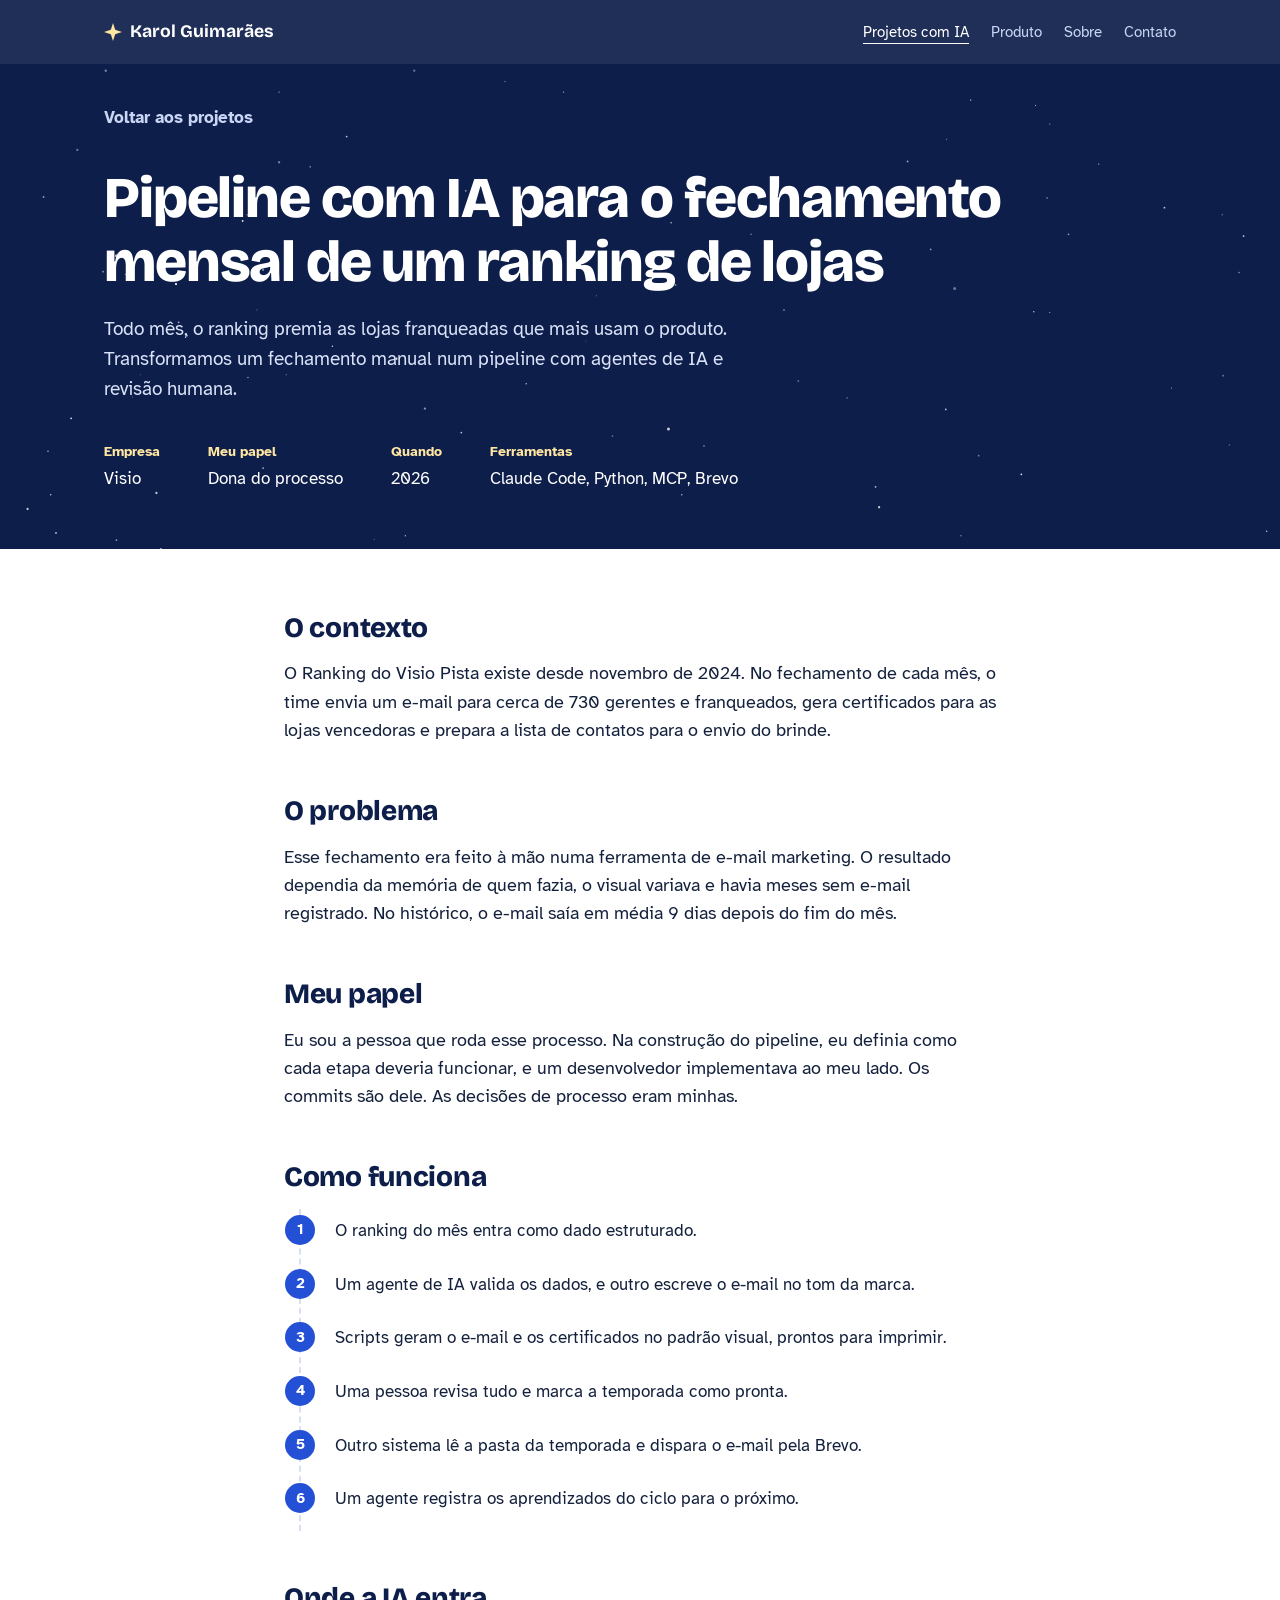
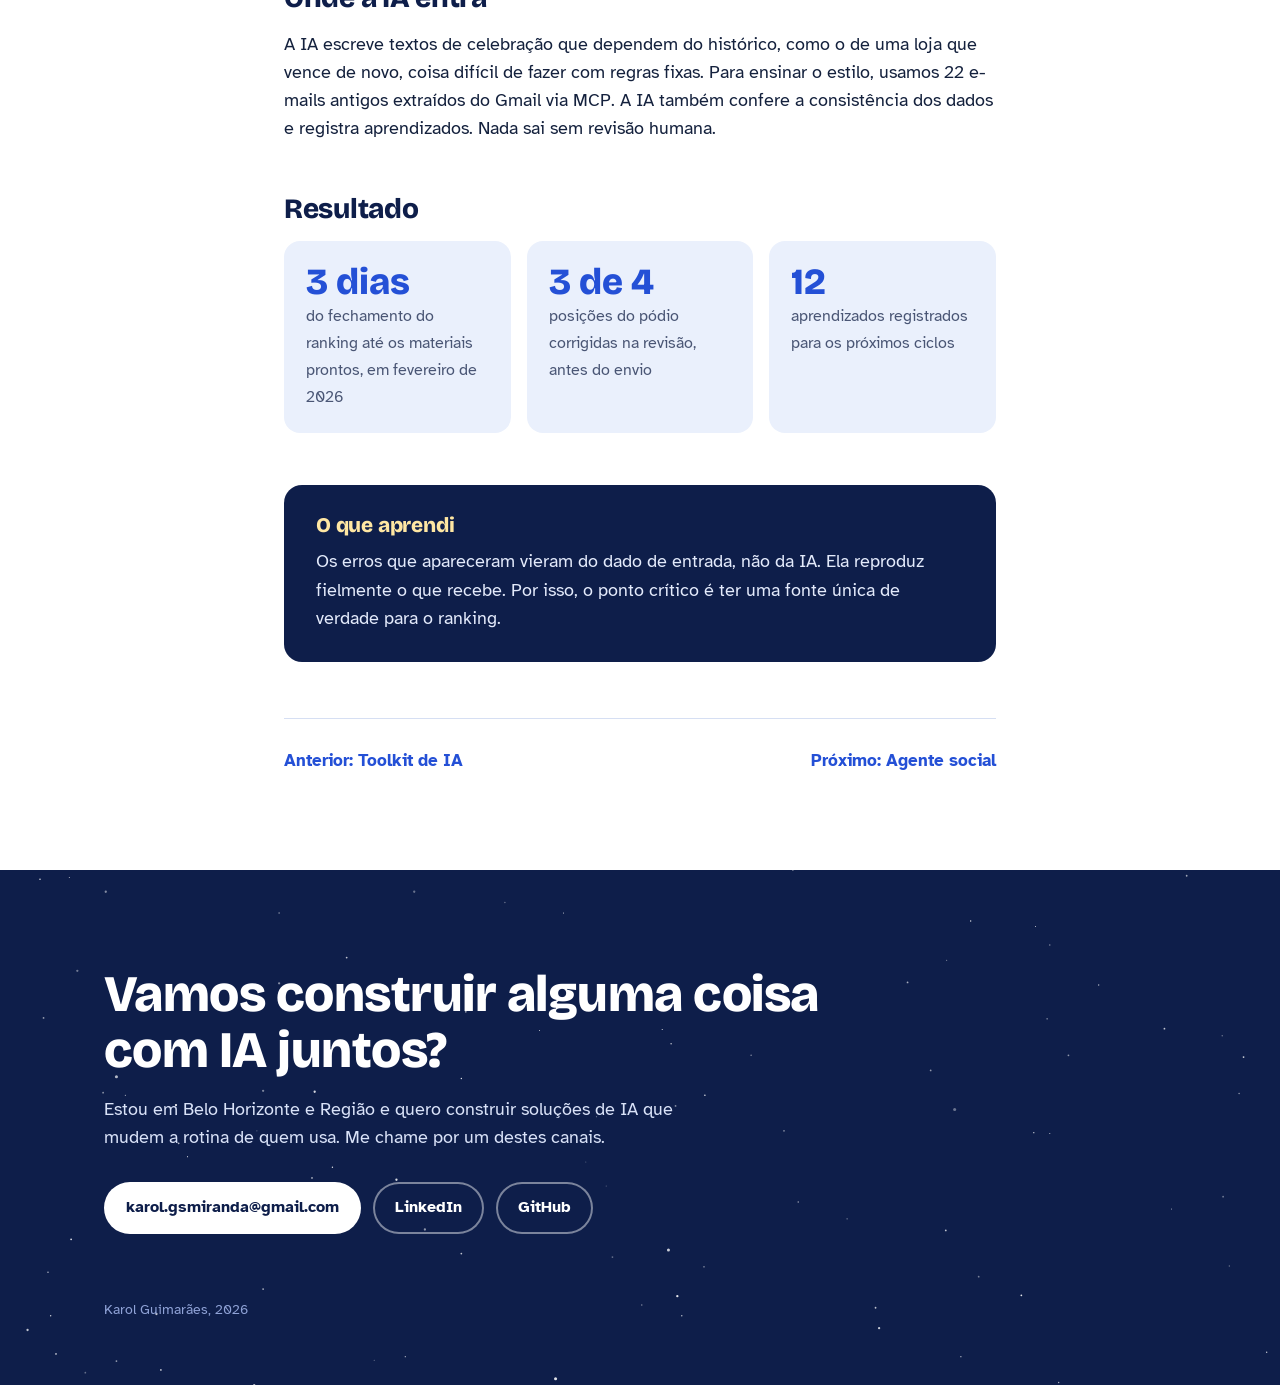
<file: ranking.html>
<!DOCTYPE html>
<html lang="pt-BR">
<head>
<meta charset="utf-8">
<meta name="viewport" content="width=device-width, initial-scale=1, viewport-fit=cover">
<title>Pipeline com IA para o fechamento mensal de um ranking de lojas | Karol Guimarães</title>
<meta name="description" content="Todo mês, o ranking premia as lojas franqueadas que mais usam o produto. Transformamos um fechamento manual num pipeline com agentes de IA e revisão humana.">
<link rel="icon" href="data:image/svg+xml,<svg xmlns='http://www.w3.org/2000/svg' viewBox='0 0 100 100'><text y='.9em' font-size='90'>⭐</text></svg>">
<link rel="preconnect" href="https://fonts.googleapis.com">
<link rel="preconnect" href="https://fonts.gstatic.com" crossorigin>
<link href="https://fonts.googleapis.com/css2?family=Bricolage+Grotesque:opsz,wght@12..96,500;12..96,700;12..96,800&family=Atkinson+Hyperlegible:ital,wght@0,400;0,700;1,400&display=swap" rel="stylesheet">
<link rel="stylesheet" href="style.css">
</head>
<body>
<header class="topo">
  <div class="wrap">
    <a class="marca" href="index.html"><svg viewBox="0 0 24 24" aria-hidden="true"><path d="M12 0l2.9 9.1L24 12l-9.1 2.9L12 24l-2.9-9.1L0 12l9.1-2.9z"/></svg>Karol Guimarães</a>
    <nav aria-label="Seções">
      <a href="index.html#ia" aria-current="page">Projetos<span class="longo"> com IA</span></a>
      <a href="index.html#produto" class="opc">Produto</a>
      <a href="index.html#sobre" class="opc">Sobre</a>
      <a href="index.html#contato">Contato</a>
    </nav>
  </div>
</header>
<main class="case">
  <div class="case-topo">
    <svg class="ceu" viewBox="0 0 1440 760" preserveAspectRatio="xMidYMid slice" aria-hidden="true"><circle cx="466" cy="115" r="1.3" opacity="0.38" style="animation-delay:0.6s"/><circle cx="839" cy="691" r="0.8" opacity="0.37" style="animation-delay:0.4s"/><circle cx="131" cy="323" r="1.7" opacity="0.69" style="animation-delay:3.8s"/><circle cx="840" cy="47" r="1" opacity="0.59" style="animation-delay:0.3s"/><circle cx="1236" cy="220" r="0.8" opacity="0.67" style="animation-delay:3.4s"/><circle cx="982" cy="78" r="1" opacity="0.73" style="animation-delay:3.3s"/><circle cx="90" cy="45" r="0.8" opacity="0.65" style="animation-delay:4.7s"/><circle cx="670" cy="702" r="0.8" opacity="0.53" style="animation-delay:4.2s"/><circle cx="351" cy="437" r="1" opacity="0.65" style="animation-delay:2.7s"/><circle cx="877" cy="56" r="1" opacity="0.60" style="animation-delay:0.9s"/><circle cx="704" cy="30" r="1.3" opacity="0.40" style="animation-delay:4.7s"/><circle cx="1178" cy="258" r="0.8" opacity="0.71" style="animation-delay:2.7s"/><circle cx="1210" cy="718" r="1" opacity="0.77" class="tw" style="animation-delay:4.4s"/><circle cx="446" cy="439" r="1.3" opacity="0.84" style="animation-delay:2.3s"/><circle cx="963" cy="17" r="1" opacity="0.56" style="animation-delay:3.0s"/><circle cx="314" cy="218" r="1.3" opacity="0.50" style="animation-delay:5.2s"/><circle cx="116" cy="341" r="1" opacity="0.52" style="animation-delay:2.6s"/><circle cx="792" cy="537" r="0.8" opacity="0.76" style="animation-delay:1.4s"/><circle cx="119" cy="115" r="1.3" opacity="0.49" style="animation-delay:3.5s"/><circle cx="378" cy="3" r="1" opacity="0.67" style="animation-delay:1.9s"/><circle cx="181" cy="653" r="1" opacity="0.74" style="animation-delay:2.7s"/><circle cx="1254" cy="723" r="1.3" opacity="0.83" style="animation-delay:2.4s"/><circle cx="149" cy="482" r="0.6" opacity="0.46" style="animation-delay:2.6s"/><circle cx="158" cy="457" r="0.6" opacity="0.35" style="animation-delay:0.6s"/><circle cx="524" cy="19" r="1.7" opacity="0.47" style="animation-delay:3.8s"/><circle cx="1376" cy="458" r="1" opacity="0.42" style="animation-delay:6.0s"/><circle cx="671" cy="368" r="0.6" opacity="0.44" style="animation-delay:4.4s"/><circle cx="689" cy="526" r="1" opacity="0.36" style="animation-delay:3.2s"/><circle cx="211" cy="413" r="0.6" opacity="0.80" style="animation-delay:3.9s"/><circle cx="131" cy="643" r="1" opacity="0.57" style="animation-delay:4.6s"/><circle cx="767" cy="592" r="0.8" opacity="0.73" style="animation-delay:4.7s"/><circle cx="1092" cy="148" r="0.8" opacity="0.84" style="animation-delay:1.4s"/><circle cx="745" cy="270" r="0.6" opacity="0.94" style="animation-delay:2.8s"/><circle cx="279" cy="460" r="0.8" opacity="0.62" style="animation-delay:5.9s"/><circle cx="1375" cy="277" r="0.8" opacity="0.41" style="animation-delay:2.0s"/><circle cx="695" cy="749" r="1" opacity="0.85" style="animation-delay:3.9s"/><circle cx="1151" cy="64" r="1.3" opacity="0.42" style="animation-delay:4.3s"/><circle cx="287" cy="676" r="1" opacity="0.82" style="animation-delay:4.8s"/><circle cx="1399" cy="301" r="1" opacity="0.80" class="tw" style="animation-delay:1.0s"/><circle cx="1430" cy="21" r="1" opacity="0.89" style="animation-delay:0.9s"/><circle cx="1190" cy="745" r="1.3" opacity="0.91" style="animation-delay:3.3s"/><circle cx="31" cy="608" r="1.3" opacity="0.74" style="animation-delay:5.6s"/><circle cx="625" cy="663" r="1.7" opacity="0.87" class="tw" style="animation-delay:1.3s"/><circle cx="722" cy="580" r="0.8" opacity="0.51" style="animation-delay:0.8s"/><circle cx="1310" cy="269" r="1" opacity="0.75" style="animation-delay:3.1s"/><circle cx="1191" cy="667" r="0.8" opacity="0.67" style="animation-delay:0.1s"/><circle cx="634" cy="139" r="0.6" opacity="0.82" style="animation-delay:0.8s"/><circle cx="892" cy="91" r="0.6" opacity="0.55" style="animation-delay:3.3s"/><circle cx="1129" cy="81" r="1" opacity="0.38" style="animation-delay:0.3s"/><circle cx="141" cy="344" r="0.6" opacity="0.81" style="animation-delay:2.7s"/><circle cx="882" cy="384" r="1" opacity="0.47" style="animation-delay:3.0s"/><circle cx="1163" cy="386" r="0.8" opacity="0.77" style="animation-delay:5.7s"/><circle cx="374" cy="425" r="0.8" opacity="0.85" style="animation-delay:0.7s"/><circle cx="637" cy="55" r="0.8" opacity="0.61" style="animation-delay:1.8s"/><circle cx="176" cy="590" r="1.3" opacity="0.74" style="animation-delay:1.5s"/><circle cx="198" cy="355" r="1.3" opacity="0.92" style="animation-delay:2.9s"/><circle cx="1425" cy="633" r="0.8" opacity="0.77" style="animation-delay:2.4s"/><circle cx="607" cy="271" r="0.6" opacity="0.78" class="tw" style="animation-delay:3.3s"/><circle cx="634" cy="14" r="0.8" opacity="0.66" style="animation-delay:5.8s"/><circle cx="163" cy="698" r="0.8" opacity="0.93" class="tw" style="animation-delay:1.6s"/><circle cx="57" cy="592" r="0.8" opacity="0.80" style="animation-delay:5.1s"/><circle cx="973" cy="719" r="1" opacity="0.44" style="animation-delay:3.4s"/><circle cx="1009" cy="68" r="0.6" opacity="0.83" style="animation-delay:5.4s"/><circle cx="387" cy="13" r="0.6" opacity="0.83" class="tw" style="animation-delay:5.1s"/><circle cx="96" cy="656" r="1" opacity="0.36" style="animation-delay:2.5s"/><circle cx="1318" cy="472" r="0.6" opacity="0.67" style="animation-delay:0.7s"/><circle cx="232" cy="38" r="0.8" opacity="0.91" style="animation-delay:3.2s"/><circle cx="296" cy="339" r="1.3" opacity="0.46" style="animation-delay:0.1s"/><circle cx="361" cy="12" r="1.3" opacity="0.65" style="animation-delay:3.1s"/><circle cx="354" cy="340" r="1.3" opacity="0.84" style="animation-delay:3.0s"/><circle cx="1202" cy="299" r="1" opacity="0.53" style="animation-delay:1.4s"/><circle cx="286" cy="670" r="1.3" opacity="0.73" style="animation-delay:2.1s"/><circle cx="78" cy="99" r="0.6" opacity="0.73" style="animation-delay:2.6s"/><circle cx="80" cy="506" r="1" opacity="0.87" style="animation-delay:1.7s"/><circle cx="349" cy="223" r="1" opacity="0.46" style="animation-delay:0.0s"/><circle cx="524" cy="250" r="1" opacity="0.54" class="tw" style="animation-delay:5.3s"/><circle cx="314" cy="139" r="0.8" opacity="0.58" style="animation-delay:3.0s"/><circle cx="289" cy="384" r="0.6" opacity="0.40" style="animation-delay:0.9s"/><circle cx="845" cy="299" r="0.8" opacity="0.53" style="animation-delay:3.5s"/><circle cx="762" cy="570" r="1.3" opacity="0.89" style="animation-delay:3.6s"/><circle cx="1101" cy="548" r="1" opacity="0.44" style="animation-delay:3.9s"/><circle cx="63" cy="635" r="1" opacity="0.73" style="animation-delay:4.9s"/><circle cx="201" cy="398" r="1" opacity="0.69" style="animation-delay:0.1s"/><circle cx="989" cy="606" r="1.3" opacity="0.76" style="animation-delay:1.4s"/><circle cx="45" cy="101" r="0.8" opacity="0.93" style="animation-delay:2.7s"/><circle cx="73" cy="14" r="1" opacity="0.76" style="animation-delay:0.0s"/><circle cx="1149" cy="569" r="1" opacity="0.89" class="tw" style="animation-delay:3.2s"/><circle cx="1074" cy="360" r="1.7" opacity="0.39" style="animation-delay:4.4s"/><circle cx="296" cy="562" r="1" opacity="0.65" style="animation-delay:2.9s"/><circle cx="985" cy="583" r="1" opacity="0.73" style="animation-delay:3.6s"/><circle cx="478" cy="495" r="1.3" opacity="0.53" style="animation-delay:0.1s"/><circle cx="87" cy="204" r="1.3" opacity="0.41" style="animation-delay:2.9s"/><circle cx="1021" cy="217" r="1" opacity="0.63" class="tw" style="animation-delay:5.4s"/><circle cx="287" cy="743" r="1" opacity="0.36" style="animation-delay:4.9s"/><circle cx="1394" cy="342" r="0.8" opacity="0.58" style="animation-delay:5.6s"/><circle cx="107" cy="69" r="1.3" opacity="0.66" style="animation-delay:0.8s"/><circle cx="1181" cy="387" r="0.6" opacity="0.77" style="animation-delay:5.4s"/><circle cx="700" cy="19" r="0.6" opacity="0.92" style="animation-delay:2.4s"/><circle cx="1047" cy="316" r="1" opacity="0.54" style="animation-delay:0.0s"/><circle cx="1081" cy="638" r="0.6" opacity="0.91" style="animation-delay:0.1s"/><circle cx="1065" cy="192" r="0.6" opacity="0.59" style="animation-delay:3.5s"/><circle cx="519" cy="325" r="0.8" opacity="0.86" style="animation-delay:0.3s"/><circle cx="953" cy="483" r="0.8" opacity="0.50" style="animation-delay:3.1s"/><circle cx="273" cy="284" r="1" opacity="0.88" style="animation-delay:3.8s"/><circle cx="1315" cy="715" r="1" opacity="0.47" class="tw" style="animation-delay:5.6s"/><circle cx="592" cy="467" r="0.8" opacity="0.74" style="animation-delay:0.3s"/><circle cx="1335" cy="97" r="1" opacity="0.60" style="animation-delay:1.5s"/><circle cx="1064" cy="496" r="1" opacity="0.74" style="animation-delay:3.3s"/><circle cx="568" cy="127" r="0.8" opacity="0.40" style="animation-delay:4.9s"/><circle cx="793" cy="344" r="0.8" opacity="0.95" style="animation-delay:0.8s"/><circle cx="277" cy="69" r="0.8" opacity="0.68" style="animation-delay:2.2s"/><circle cx="1165" cy="154" r="0.6" opacity="0.80" style="animation-delay:2.5s"/><circle cx="755" cy="286" r="0.8" opacity="0.80" style="animation-delay:3.4s"/><circle cx="519" cy="522" r="1" opacity="0.73" style="animation-delay:1.3s"/><circle cx="390" cy="189" r="1" opacity="0.74" style="animation-delay:1.9s"/><circle cx="1173" cy="736" r="0.8" opacity="0.37" style="animation-delay:5.4s"/><circle cx="682" cy="446" r="0.6" opacity="0.39" style="animation-delay:5.6s"/><circle cx="760" cy="356" r="1" opacity="0.50" class="tw" style="animation-delay:0.9s"/><circle cx="752" cy="518" r="1.7" opacity="0.78" style="animation-delay:4.6s"/><circle cx="659" cy="419" r="0.6" opacity="0.35" style="animation-delay:3.4s"/><circle cx="54" cy="543" r="0.8" opacity="0.73" style="animation-delay:2.6s"/><circle cx="1100" cy="76" r="0.8" opacity="0.66" style="animation-delay:2.3s"/><circle cx="322" cy="457" r="0.6" opacity="0.67" style="animation-delay:1.7s"/><circle cx="456" cy="638" r="0.8" opacity="0.64" style="animation-delay:1.5s"/><circle cx="1383" cy="536" r="0.8" opacity="0.38" style="animation-delay:5.3s"/><circle cx="932" cy="62" r="0.8" opacity="0.75" style="animation-delay:1.4s"/><circle cx="49" cy="257" r="1" opacity="0.57" style="animation-delay:0.0s"/><circle cx="421" cy="642" r="0.6" opacity="0.47" style="animation-delay:1.9s"/><circle cx="1181" cy="175" r="0.8" opacity="0.51" style="animation-delay:0.7s"/><circle cx="898" cy="464" r="0.8" opacity="0.64" style="animation-delay:0.3s"/><circle cx="857" cy="701" r="0.6" opacity="0.48" style="animation-delay:0.9s"/><circle cx="75" cy="46" r="1" opacity="0.62" style="animation-delay:1.9s"/><circle cx="163" cy="60" r="0.8" opacity="0.55" style="animation-delay:5.6s"/><circle cx="1075" cy="24" r="1.3" opacity="0.79" style="animation-delay:5.9s"/><circle cx="637" cy="83" r="0.6" opacity="0.52" style="animation-delay:5.7s"/><circle cx="178" cy="733" r="0.8" opacity="0.58" style="animation-delay:1.9s"/><circle cx="1158" cy="67" r="1.3" opacity="0.63" style="animation-delay:5.5s"/><circle cx="278" cy="277" r="1" opacity="0.37" style="animation-delay:4.9s"/><circle cx="1104" cy="31" r="0.6" opacity="0.63" style="animation-delay:0.4s"/><circle cx="281" cy="48" r="1" opacity="0.55" style="animation-delay:5.7s"/></svg>
    <div class="wrap">
      <a class="voltar" href="index.html#ia">Voltar aos projetos</a>
      <h1>Pipeline com IA para o fechamento mensal de um ranking de lojas</h1>
      <p class="resumo">Todo mês, o ranking premia as lojas franqueadas que mais usam o produto. Transformamos um fechamento manual num pipeline com agentes de IA e revisão humana.</p>
      <dl class="ficha">
        <div><dt>Empresa</dt><dd>Visio</dd></div>
        <div><dt>Meu papel</dt><dd>Dona do processo</dd></div>
        <div><dt>Quando</dt><dd>2026</dd></div>
        <div><dt>Ferramentas</dt><dd>Claude Code, Python, MCP, Brevo</dd></div>
      </dl>
    </div>
  </div>
  <div class="wrap corpo">
    <h2>O contexto</h2>
    <p>O Ranking do Visio Pista existe desde novembro de 2024. No fechamento de cada mês, o time envia um e-mail para cerca de 730 gerentes e franqueados, gera certificados para as lojas vencedoras e prepara a lista de contatos para o envio do brinde.</p>

    <h2>O problema</h2>
    <p>Esse fechamento era feito à mão numa ferramenta de e-mail marketing. O resultado dependia da memória de quem fazia, o visual variava e havia meses sem e-mail registrado. No histórico, o e-mail saía em média 9 dias depois do fim do mês.</p>

    <h2>Meu papel</h2>
    <p>Eu sou a pessoa que roda esse processo. Na construção do pipeline, eu definia como cada etapa deveria funcionar, e um desenvolvedor implementava ao meu lado. Os commits são dele. As decisões de processo eram minhas.</p>

    <h2>Como funciona</h2>
    <ol class="fluxo">
      <li>O ranking do mês entra como dado estruturado.</li>
      <li>Um agente de IA valida os dados, e outro escreve o e-mail no tom da marca.</li>
      <li>Scripts geram o e-mail e os certificados no padrão visual, prontos para imprimir.</li>
      <li>Uma pessoa revisa tudo e marca a temporada como pronta.</li>
      <li>Outro sistema lê a pasta da temporada e dispara o e-mail pela Brevo.</li>
      <li>Um agente registra os aprendizados do ciclo para o próximo.</li>
    </ol>

    <h2>Onde a IA entra</h2>
    <p>A IA escreve textos de celebração que dependem do histórico, como o de uma loja que vence de novo, coisa difícil de fazer com regras fixas. Para ensinar o estilo, usamos 22 e-mails antigos extraídos do Gmail via MCP. A IA também confere a consistência dos dados e registra aprendizados. Nada sai sem revisão humana.</p>

    <h2>Resultado</h2>
    <div class="numeros">
      <div><strong>3 dias</strong><span>do fechamento do ranking até os materiais prontos, em fevereiro de 2026</span></div>
      <div><strong>3 de 4</strong><span>posições do pódio corrigidas na revisão, antes do envio</span></div>
      <div><strong>12</strong><span>aprendizados registrados para os próximos ciclos</span></div>
    </div>

    <div class="licao">
      <h2>O que aprendi</h2>
      <p>Os erros que apareceram vieram do dado de entrada, não da IA. Ela reproduz fielmente o que recebe. Por isso, o ponto crítico é ter uma fonte única de verdade para o ranking.</p>
    </div>

    <div class="proximo"><a href="toolkit.html">Anterior: Toolkit de IA</a><a href="agente-social.html">Próximo: Agente social</a></div>
  </div>
</main>
<section class="contato" id="contato">
    <svg class="ceu" viewBox="0 0 1440 760" preserveAspectRatio="xMidYMid slice" aria-hidden="true"><circle cx="466" cy="115" r="1.3" opacity="0.38" style="animation-delay:0.6s"/><circle cx="839" cy="691" r="0.8" opacity="0.37" style="animation-delay:0.4s"/><circle cx="131" cy="323" r="1.7" opacity="0.69" style="animation-delay:3.8s"/><circle cx="840" cy="47" r="1" opacity="0.59" style="animation-delay:0.3s"/><circle cx="1236" cy="220" r="0.8" opacity="0.67" style="animation-delay:3.4s"/><circle cx="982" cy="78" r="1" opacity="0.73" style="animation-delay:3.3s"/><circle cx="90" cy="45" r="0.8" opacity="0.65" style="animation-delay:4.7s"/><circle cx="670" cy="702" r="0.8" opacity="0.53" style="animation-delay:4.2s"/><circle cx="351" cy="437" r="1" opacity="0.65" style="animation-delay:2.7s"/><circle cx="877" cy="56" r="1" opacity="0.60" style="animation-delay:0.9s"/><circle cx="704" cy="30" r="1.3" opacity="0.40" style="animation-delay:4.7s"/><circle cx="1178" cy="258" r="0.8" opacity="0.71" style="animation-delay:2.7s"/><circle cx="1210" cy="718" r="1" opacity="0.77" class="tw" style="animation-delay:4.4s"/><circle cx="446" cy="439" r="1.3" opacity="0.84" style="animation-delay:2.3s"/><circle cx="963" cy="17" r="1" opacity="0.56" style="animation-delay:3.0s"/><circle cx="314" cy="218" r="1.3" opacity="0.50" style="animation-delay:5.2s"/><circle cx="116" cy="341" r="1" opacity="0.52" style="animation-delay:2.6s"/><circle cx="792" cy="537" r="0.8" opacity="0.76" style="animation-delay:1.4s"/><circle cx="119" cy="115" r="1.3" opacity="0.49" style="animation-delay:3.5s"/><circle cx="378" cy="3" r="1" opacity="0.67" style="animation-delay:1.9s"/><circle cx="181" cy="653" r="1" opacity="0.74" style="animation-delay:2.7s"/><circle cx="1254" cy="723" r="1.3" opacity="0.83" style="animation-delay:2.4s"/><circle cx="149" cy="482" r="0.6" opacity="0.46" style="animation-delay:2.6s"/><circle cx="158" cy="457" r="0.6" opacity="0.35" style="animation-delay:0.6s"/><circle cx="524" cy="19" r="1.7" opacity="0.47" style="animation-delay:3.8s"/><circle cx="1376" cy="458" r="1" opacity="0.42" style="animation-delay:6.0s"/><circle cx="671" cy="368" r="0.6" opacity="0.44" style="animation-delay:4.4s"/><circle cx="689" cy="526" r="1" opacity="0.36" style="animation-delay:3.2s"/><circle cx="211" cy="413" r="0.6" opacity="0.80" style="animation-delay:3.9s"/><circle cx="131" cy="643" r="1" opacity="0.57" style="animation-delay:4.6s"/><circle cx="767" cy="592" r="0.8" opacity="0.73" style="animation-delay:4.7s"/><circle cx="1092" cy="148" r="0.8" opacity="0.84" style="animation-delay:1.4s"/><circle cx="745" cy="270" r="0.6" opacity="0.94" style="animation-delay:2.8s"/><circle cx="279" cy="460" r="0.8" opacity="0.62" style="animation-delay:5.9s"/><circle cx="1375" cy="277" r="0.8" opacity="0.41" style="animation-delay:2.0s"/><circle cx="695" cy="749" r="1" opacity="0.85" style="animation-delay:3.9s"/><circle cx="1151" cy="64" r="1.3" opacity="0.42" style="animation-delay:4.3s"/><circle cx="287" cy="676" r="1" opacity="0.82" style="animation-delay:4.8s"/><circle cx="1399" cy="301" r="1" opacity="0.80" class="tw" style="animation-delay:1.0s"/><circle cx="1430" cy="21" r="1" opacity="0.89" style="animation-delay:0.9s"/><circle cx="1190" cy="745" r="1.3" opacity="0.91" style="animation-delay:3.3s"/><circle cx="31" cy="608" r="1.3" opacity="0.74" style="animation-delay:5.6s"/><circle cx="625" cy="663" r="1.7" opacity="0.87" class="tw" style="animation-delay:1.3s"/><circle cx="722" cy="580" r="0.8" opacity="0.51" style="animation-delay:0.8s"/><circle cx="1310" cy="269" r="1" opacity="0.75" style="animation-delay:3.1s"/><circle cx="1191" cy="667" r="0.8" opacity="0.67" style="animation-delay:0.1s"/><circle cx="634" cy="139" r="0.6" opacity="0.82" style="animation-delay:0.8s"/><circle cx="892" cy="91" r="0.6" opacity="0.55" style="animation-delay:3.3s"/><circle cx="1129" cy="81" r="1" opacity="0.38" style="animation-delay:0.3s"/><circle cx="141" cy="344" r="0.6" opacity="0.81" style="animation-delay:2.7s"/><circle cx="882" cy="384" r="1" opacity="0.47" style="animation-delay:3.0s"/><circle cx="1163" cy="386" r="0.8" opacity="0.77" style="animation-delay:5.7s"/><circle cx="374" cy="425" r="0.8" opacity="0.85" style="animation-delay:0.7s"/><circle cx="637" cy="55" r="0.8" opacity="0.61" style="animation-delay:1.8s"/><circle cx="176" cy="590" r="1.3" opacity="0.74" style="animation-delay:1.5s"/><circle cx="198" cy="355" r="1.3" opacity="0.92" style="animation-delay:2.9s"/><circle cx="1425" cy="633" r="0.8" opacity="0.77" style="animation-delay:2.4s"/><circle cx="607" cy="271" r="0.6" opacity="0.78" class="tw" style="animation-delay:3.3s"/><circle cx="634" cy="14" r="0.8" opacity="0.66" style="animation-delay:5.8s"/><circle cx="163" cy="698" r="0.8" opacity="0.93" class="tw" style="animation-delay:1.6s"/><circle cx="57" cy="592" r="0.8" opacity="0.80" style="animation-delay:5.1s"/><circle cx="973" cy="719" r="1" opacity="0.44" style="animation-delay:3.4s"/><circle cx="1009" cy="68" r="0.6" opacity="0.83" style="animation-delay:5.4s"/><circle cx="387" cy="13" r="0.6" opacity="0.83" class="tw" style="animation-delay:5.1s"/><circle cx="96" cy="656" r="1" opacity="0.36" style="animation-delay:2.5s"/><circle cx="1318" cy="472" r="0.6" opacity="0.67" style="animation-delay:0.7s"/><circle cx="232" cy="38" r="0.8" opacity="0.91" style="animation-delay:3.2s"/><circle cx="296" cy="339" r="1.3" opacity="0.46" style="animation-delay:0.1s"/><circle cx="361" cy="12" r="1.3" opacity="0.65" style="animation-delay:3.1s"/><circle cx="354" cy="340" r="1.3" opacity="0.84" style="animation-delay:3.0s"/><circle cx="1202" cy="299" r="1" opacity="0.53" style="animation-delay:1.4s"/><circle cx="286" cy="670" r="1.3" opacity="0.73" style="animation-delay:2.1s"/><circle cx="78" cy="99" r="0.6" opacity="0.73" style="animation-delay:2.6s"/><circle cx="80" cy="506" r="1" opacity="0.87" style="animation-delay:1.7s"/><circle cx="349" cy="223" r="1" opacity="0.46" style="animation-delay:0.0s"/><circle cx="524" cy="250" r="1" opacity="0.54" class="tw" style="animation-delay:5.3s"/><circle cx="314" cy="139" r="0.8" opacity="0.58" style="animation-delay:3.0s"/><circle cx="289" cy="384" r="0.6" opacity="0.40" style="animation-delay:0.9s"/><circle cx="845" cy="299" r="0.8" opacity="0.53" style="animation-delay:3.5s"/><circle cx="762" cy="570" r="1.3" opacity="0.89" style="animation-delay:3.6s"/><circle cx="1101" cy="548" r="1" opacity="0.44" style="animation-delay:3.9s"/><circle cx="63" cy="635" r="1" opacity="0.73" style="animation-delay:4.9s"/><circle cx="201" cy="398" r="1" opacity="0.69" style="animation-delay:0.1s"/><circle cx="989" cy="606" r="1.3" opacity="0.76" style="animation-delay:1.4s"/><circle cx="45" cy="101" r="0.8" opacity="0.93" style="animation-delay:2.7s"/><circle cx="73" cy="14" r="1" opacity="0.76" style="animation-delay:0.0s"/><circle cx="1149" cy="569" r="1" opacity="0.89" class="tw" style="animation-delay:3.2s"/><circle cx="1074" cy="360" r="1.7" opacity="0.39" style="animation-delay:4.4s"/><circle cx="296" cy="562" r="1" opacity="0.65" style="animation-delay:2.9s"/><circle cx="985" cy="583" r="1" opacity="0.73" style="animation-delay:3.6s"/><circle cx="478" cy="495" r="1.3" opacity="0.53" style="animation-delay:0.1s"/><circle cx="87" cy="204" r="1.3" opacity="0.41" style="animation-delay:2.9s"/><circle cx="1021" cy="217" r="1" opacity="0.63" class="tw" style="animation-delay:5.4s"/><circle cx="287" cy="743" r="1" opacity="0.36" style="animation-delay:4.9s"/><circle cx="1394" cy="342" r="0.8" opacity="0.58" style="animation-delay:5.6s"/><circle cx="107" cy="69" r="1.3" opacity="0.66" style="animation-delay:0.8s"/><circle cx="1181" cy="387" r="0.6" opacity="0.77" style="animation-delay:5.4s"/><circle cx="700" cy="19" r="0.6" opacity="0.92" style="animation-delay:2.4s"/><circle cx="1047" cy="316" r="1" opacity="0.54" style="animation-delay:0.0s"/><circle cx="1081" cy="638" r="0.6" opacity="0.91" style="animation-delay:0.1s"/><circle cx="1065" cy="192" r="0.6" opacity="0.59" style="animation-delay:3.5s"/><circle cx="519" cy="325" r="0.8" opacity="0.86" style="animation-delay:0.3s"/><circle cx="953" cy="483" r="0.8" opacity="0.50" style="animation-delay:3.1s"/><circle cx="273" cy="284" r="1" opacity="0.88" style="animation-delay:3.8s"/><circle cx="1315" cy="715" r="1" opacity="0.47" class="tw" style="animation-delay:5.6s"/><circle cx="592" cy="467" r="0.8" opacity="0.74" style="animation-delay:0.3s"/><circle cx="1335" cy="97" r="1" opacity="0.60" style="animation-delay:1.5s"/><circle cx="1064" cy="496" r="1" opacity="0.74" style="animation-delay:3.3s"/><circle cx="568" cy="127" r="0.8" opacity="0.40" style="animation-delay:4.9s"/><circle cx="793" cy="344" r="0.8" opacity="0.95" style="animation-delay:0.8s"/><circle cx="277" cy="69" r="0.8" opacity="0.68" style="animation-delay:2.2s"/><circle cx="1165" cy="154" r="0.6" opacity="0.80" style="animation-delay:2.5s"/><circle cx="755" cy="286" r="0.8" opacity="0.80" style="animation-delay:3.4s"/><circle cx="519" cy="522" r="1" opacity="0.73" style="animation-delay:1.3s"/><circle cx="390" cy="189" r="1" opacity="0.74" style="animation-delay:1.9s"/><circle cx="1173" cy="736" r="0.8" opacity="0.37" style="animation-delay:5.4s"/><circle cx="682" cy="446" r="0.6" opacity="0.39" style="animation-delay:5.6s"/><circle cx="760" cy="356" r="1" opacity="0.50" class="tw" style="animation-delay:0.9s"/><circle cx="752" cy="518" r="1.7" opacity="0.78" style="animation-delay:4.6s"/><circle cx="659" cy="419" r="0.6" opacity="0.35" style="animation-delay:3.4s"/><circle cx="54" cy="543" r="0.8" opacity="0.73" style="animation-delay:2.6s"/><circle cx="1100" cy="76" r="0.8" opacity="0.66" style="animation-delay:2.3s"/><circle cx="322" cy="457" r="0.6" opacity="0.67" style="animation-delay:1.7s"/><circle cx="456" cy="638" r="0.8" opacity="0.64" style="animation-delay:1.5s"/><circle cx="1383" cy="536" r="0.8" opacity="0.38" style="animation-delay:5.3s"/><circle cx="932" cy="62" r="0.8" opacity="0.75" style="animation-delay:1.4s"/><circle cx="49" cy="257" r="1" opacity="0.57" style="animation-delay:0.0s"/><circle cx="421" cy="642" r="0.6" opacity="0.47" style="animation-delay:1.9s"/><circle cx="1181" cy="175" r="0.8" opacity="0.51" style="animation-delay:0.7s"/><circle cx="898" cy="464" r="0.8" opacity="0.64" style="animation-delay:0.3s"/><circle cx="857" cy="701" r="0.6" opacity="0.48" style="animation-delay:0.9s"/><circle cx="75" cy="46" r="1" opacity="0.62" style="animation-delay:1.9s"/><circle cx="163" cy="60" r="0.8" opacity="0.55" style="animation-delay:5.6s"/><circle cx="1075" cy="24" r="1.3" opacity="0.79" style="animation-delay:5.9s"/><circle cx="637" cy="83" r="0.6" opacity="0.52" style="animation-delay:5.7s"/><circle cx="178" cy="733" r="0.8" opacity="0.58" style="animation-delay:1.9s"/><circle cx="1158" cy="67" r="1.3" opacity="0.63" style="animation-delay:5.5s"/><circle cx="278" cy="277" r="1" opacity="0.37" style="animation-delay:4.9s"/><circle cx="1104" cy="31" r="0.6" opacity="0.63" style="animation-delay:0.4s"/><circle cx="281" cy="48" r="1" opacity="0.55" style="animation-delay:5.7s"/></svg>
    <div class="wrap">
      <h2>Vamos construir alguma coisa com IA juntos?</h2>
      <p>Estou em Belo Horizonte e Região e quero construir soluções de IA que mudem a rotina de quem usa. Me chame por um destes canais.</p>
      <div class="canais">
        <a class="botao cheio" href="mailto:karol.gsmiranda@gmail.com">karol.gsmiranda@gmail.com</a>
        <a class="botao vazio" href="https://www.linkedin.com/in/karolguimar%C3%A3es/" target="_blank" rel="noopener">LinkedIn</a>
        <a class="botao vazio" href="https://github.com/KarolGSMiranda" target="_blank" rel="noopener">GitHub</a>
      </div>
      <p class="rodape">Karol Guimarães, 2026</p>
    </div>
  </section>
</body>
</html>
</file>
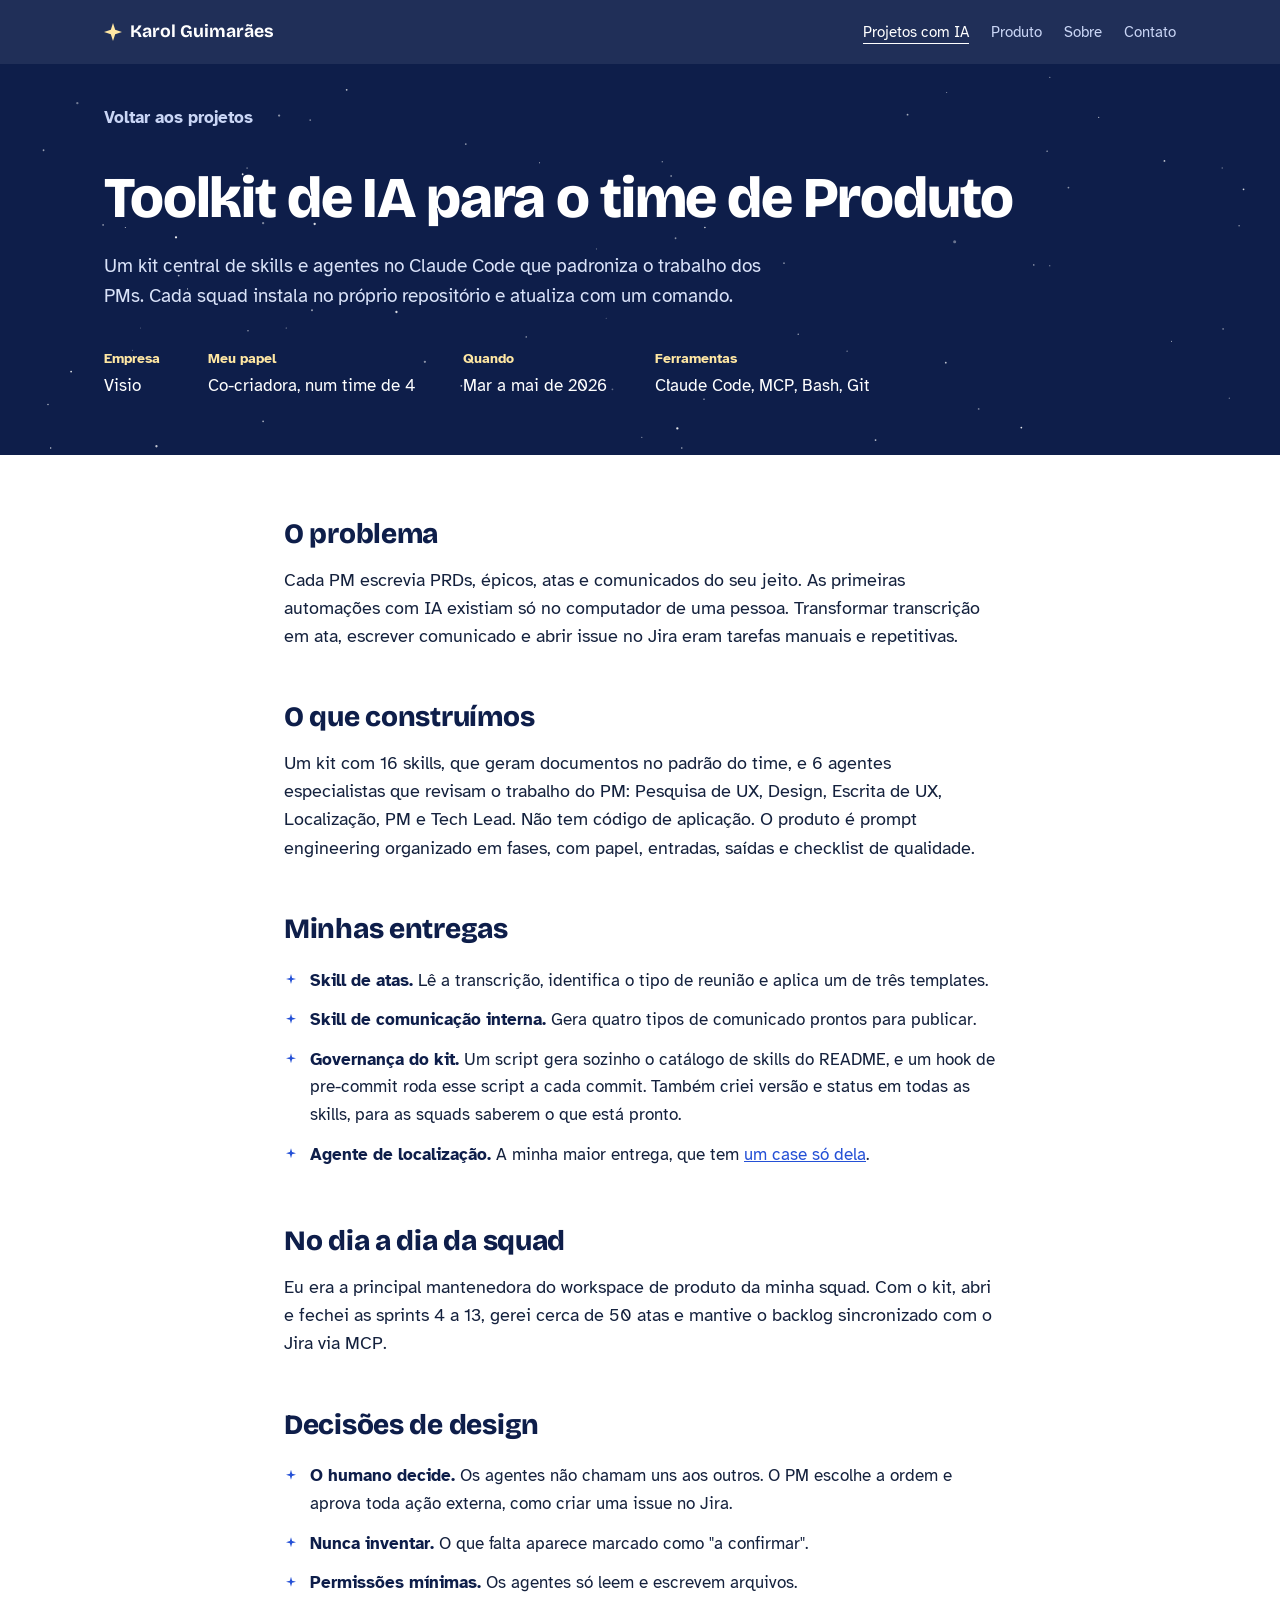
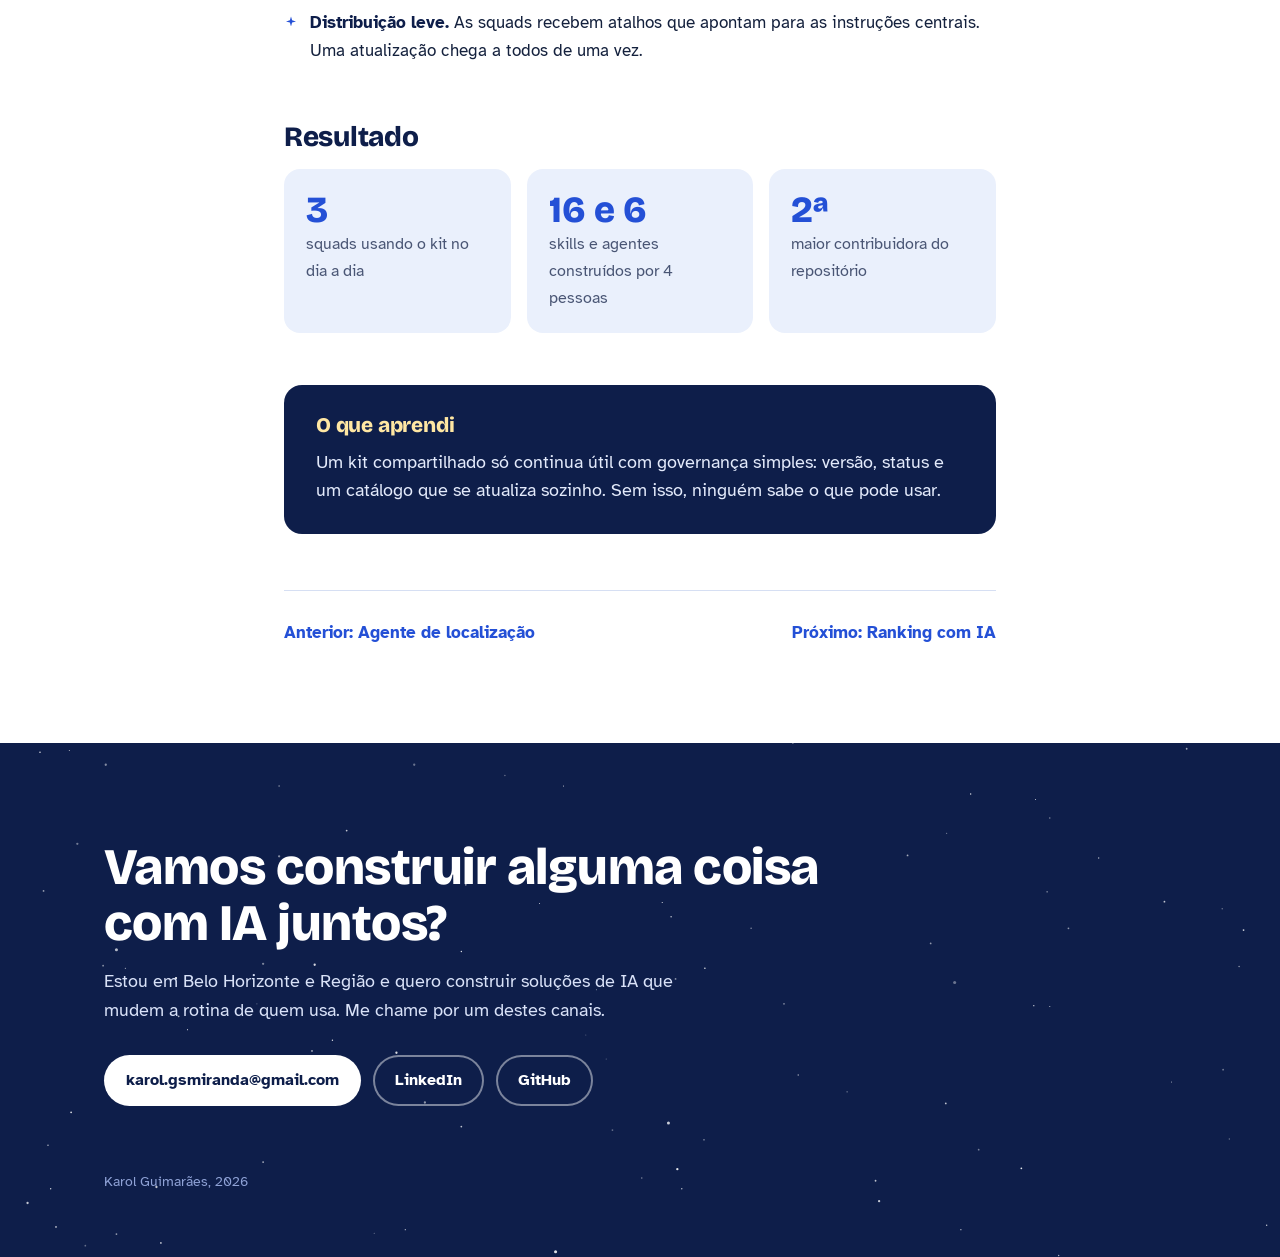
<file: toolkit.html>
<!DOCTYPE html>
<html lang="pt-BR">
<head>
<meta charset="utf-8">
<meta name="viewport" content="width=device-width, initial-scale=1, viewport-fit=cover">
<title>Toolkit de IA para o time de Produto | Karol Guimarães</title>
<meta name="description" content="Um kit central de skills e agentes no Claude Code que padroniza o trabalho dos PMs. Cada squad instala no próprio repositório e atualiza com um comando.">
<link rel="icon" href="data:image/svg+xml,<svg xmlns='http://www.w3.org/2000/svg' viewBox='0 0 100 100'><text y='.9em' font-size='90'>⭐</text></svg>">
<link rel="preconnect" href="https://fonts.googleapis.com">
<link rel="preconnect" href="https://fonts.gstatic.com" crossorigin>
<link href="https://fonts.googleapis.com/css2?family=Bricolage+Grotesque:opsz,wght@12..96,500;12..96,700;12..96,800&family=Atkinson+Hyperlegible:ital,wght@0,400;0,700;1,400&display=swap" rel="stylesheet">
<link rel="stylesheet" href="style.css">
</head>
<body>
<header class="topo">
  <div class="wrap">
    <a class="marca" href="index.html"><svg viewBox="0 0 24 24" aria-hidden="true"><path d="M12 0l2.9 9.1L24 12l-9.1 2.9L12 24l-2.9-9.1L0 12l9.1-2.9z"/></svg>Karol Guimarães</a>
    <nav aria-label="Seções">
      <a href="index.html#ia" aria-current="page">Projetos<span class="longo"> com IA</span></a>
      <a href="index.html#produto" class="opc">Produto</a>
      <a href="index.html#sobre" class="opc">Sobre</a>
      <a href="index.html#contato">Contato</a>
    </nav>
  </div>
</header>
<main class="case">
  <div class="case-topo">
    <svg class="ceu" viewBox="0 0 1440 760" preserveAspectRatio="xMidYMid slice" aria-hidden="true"><circle cx="466" cy="115" r="1.3" opacity="0.38" style="animation-delay:0.6s"/><circle cx="839" cy="691" r="0.8" opacity="0.37" style="animation-delay:0.4s"/><circle cx="131" cy="323" r="1.7" opacity="0.69" style="animation-delay:3.8s"/><circle cx="840" cy="47" r="1" opacity="0.59" style="animation-delay:0.3s"/><circle cx="1236" cy="220" r="0.8" opacity="0.67" style="animation-delay:3.4s"/><circle cx="982" cy="78" r="1" opacity="0.73" style="animation-delay:3.3s"/><circle cx="90" cy="45" r="0.8" opacity="0.65" style="animation-delay:4.7s"/><circle cx="670" cy="702" r="0.8" opacity="0.53" style="animation-delay:4.2s"/><circle cx="351" cy="437" r="1" opacity="0.65" style="animation-delay:2.7s"/><circle cx="877" cy="56" r="1" opacity="0.60" style="animation-delay:0.9s"/><circle cx="704" cy="30" r="1.3" opacity="0.40" style="animation-delay:4.7s"/><circle cx="1178" cy="258" r="0.8" opacity="0.71" style="animation-delay:2.7s"/><circle cx="1210" cy="718" r="1" opacity="0.77" class="tw" style="animation-delay:4.4s"/><circle cx="446" cy="439" r="1.3" opacity="0.84" style="animation-delay:2.3s"/><circle cx="963" cy="17" r="1" opacity="0.56" style="animation-delay:3.0s"/><circle cx="314" cy="218" r="1.3" opacity="0.50" style="animation-delay:5.2s"/><circle cx="116" cy="341" r="1" opacity="0.52" style="animation-delay:2.6s"/><circle cx="792" cy="537" r="0.8" opacity="0.76" style="animation-delay:1.4s"/><circle cx="119" cy="115" r="1.3" opacity="0.49" style="animation-delay:3.5s"/><circle cx="378" cy="3" r="1" opacity="0.67" style="animation-delay:1.9s"/><circle cx="181" cy="653" r="1" opacity="0.74" style="animation-delay:2.7s"/><circle cx="1254" cy="723" r="1.3" opacity="0.83" style="animation-delay:2.4s"/><circle cx="149" cy="482" r="0.6" opacity="0.46" style="animation-delay:2.6s"/><circle cx="158" cy="457" r="0.6" opacity="0.35" style="animation-delay:0.6s"/><circle cx="524" cy="19" r="1.7" opacity="0.47" style="animation-delay:3.8s"/><circle cx="1376" cy="458" r="1" opacity="0.42" style="animation-delay:6.0s"/><circle cx="671" cy="368" r="0.6" opacity="0.44" style="animation-delay:4.4s"/><circle cx="689" cy="526" r="1" opacity="0.36" style="animation-delay:3.2s"/><circle cx="211" cy="413" r="0.6" opacity="0.80" style="animation-delay:3.9s"/><circle cx="131" cy="643" r="1" opacity="0.57" style="animation-delay:4.6s"/><circle cx="767" cy="592" r="0.8" opacity="0.73" style="animation-delay:4.7s"/><circle cx="1092" cy="148" r="0.8" opacity="0.84" style="animation-delay:1.4s"/><circle cx="745" cy="270" r="0.6" opacity="0.94" style="animation-delay:2.8s"/><circle cx="279" cy="460" r="0.8" opacity="0.62" style="animation-delay:5.9s"/><circle cx="1375" cy="277" r="0.8" opacity="0.41" style="animation-delay:2.0s"/><circle cx="695" cy="749" r="1" opacity="0.85" style="animation-delay:3.9s"/><circle cx="1151" cy="64" r="1.3" opacity="0.42" style="animation-delay:4.3s"/><circle cx="287" cy="676" r="1" opacity="0.82" style="animation-delay:4.8s"/><circle cx="1399" cy="301" r="1" opacity="0.80" class="tw" style="animation-delay:1.0s"/><circle cx="1430" cy="21" r="1" opacity="0.89" style="animation-delay:0.9s"/><circle cx="1190" cy="745" r="1.3" opacity="0.91" style="animation-delay:3.3s"/><circle cx="31" cy="608" r="1.3" opacity="0.74" style="animation-delay:5.6s"/><circle cx="625" cy="663" r="1.7" opacity="0.87" class="tw" style="animation-delay:1.3s"/><circle cx="722" cy="580" r="0.8" opacity="0.51" style="animation-delay:0.8s"/><circle cx="1310" cy="269" r="1" opacity="0.75" style="animation-delay:3.1s"/><circle cx="1191" cy="667" r="0.8" opacity="0.67" style="animation-delay:0.1s"/><circle cx="634" cy="139" r="0.6" opacity="0.82" style="animation-delay:0.8s"/><circle cx="892" cy="91" r="0.6" opacity="0.55" style="animation-delay:3.3s"/><circle cx="1129" cy="81" r="1" opacity="0.38" style="animation-delay:0.3s"/><circle cx="141" cy="344" r="0.6" opacity="0.81" style="animation-delay:2.7s"/><circle cx="882" cy="384" r="1" opacity="0.47" style="animation-delay:3.0s"/><circle cx="1163" cy="386" r="0.8" opacity="0.77" style="animation-delay:5.7s"/><circle cx="374" cy="425" r="0.8" opacity="0.85" style="animation-delay:0.7s"/><circle cx="637" cy="55" r="0.8" opacity="0.61" style="animation-delay:1.8s"/><circle cx="176" cy="590" r="1.3" opacity="0.74" style="animation-delay:1.5s"/><circle cx="198" cy="355" r="1.3" opacity="0.92" style="animation-delay:2.9s"/><circle cx="1425" cy="633" r="0.8" opacity="0.77" style="animation-delay:2.4s"/><circle cx="607" cy="271" r="0.6" opacity="0.78" class="tw" style="animation-delay:3.3s"/><circle cx="634" cy="14" r="0.8" opacity="0.66" style="animation-delay:5.8s"/><circle cx="163" cy="698" r="0.8" opacity="0.93" class="tw" style="animation-delay:1.6s"/><circle cx="57" cy="592" r="0.8" opacity="0.80" style="animation-delay:5.1s"/><circle cx="973" cy="719" r="1" opacity="0.44" style="animation-delay:3.4s"/><circle cx="1009" cy="68" r="0.6" opacity="0.83" style="animation-delay:5.4s"/><circle cx="387" cy="13" r="0.6" opacity="0.83" class="tw" style="animation-delay:5.1s"/><circle cx="96" cy="656" r="1" opacity="0.36" style="animation-delay:2.5s"/><circle cx="1318" cy="472" r="0.6" opacity="0.67" style="animation-delay:0.7s"/><circle cx="232" cy="38" r="0.8" opacity="0.91" style="animation-delay:3.2s"/><circle cx="296" cy="339" r="1.3" opacity="0.46" style="animation-delay:0.1s"/><circle cx="361" cy="12" r="1.3" opacity="0.65" style="animation-delay:3.1s"/><circle cx="354" cy="340" r="1.3" opacity="0.84" style="animation-delay:3.0s"/><circle cx="1202" cy="299" r="1" opacity="0.53" style="animation-delay:1.4s"/><circle cx="286" cy="670" r="1.3" opacity="0.73" style="animation-delay:2.1s"/><circle cx="78" cy="99" r="0.6" opacity="0.73" style="animation-delay:2.6s"/><circle cx="80" cy="506" r="1" opacity="0.87" style="animation-delay:1.7s"/><circle cx="349" cy="223" r="1" opacity="0.46" style="animation-delay:0.0s"/><circle cx="524" cy="250" r="1" opacity="0.54" class="tw" style="animation-delay:5.3s"/><circle cx="314" cy="139" r="0.8" opacity="0.58" style="animation-delay:3.0s"/><circle cx="289" cy="384" r="0.6" opacity="0.40" style="animation-delay:0.9s"/><circle cx="845" cy="299" r="0.8" opacity="0.53" style="animation-delay:3.5s"/><circle cx="762" cy="570" r="1.3" opacity="0.89" style="animation-delay:3.6s"/><circle cx="1101" cy="548" r="1" opacity="0.44" style="animation-delay:3.9s"/><circle cx="63" cy="635" r="1" opacity="0.73" style="animation-delay:4.9s"/><circle cx="201" cy="398" r="1" opacity="0.69" style="animation-delay:0.1s"/><circle cx="989" cy="606" r="1.3" opacity="0.76" style="animation-delay:1.4s"/><circle cx="45" cy="101" r="0.8" opacity="0.93" style="animation-delay:2.7s"/><circle cx="73" cy="14" r="1" opacity="0.76" style="animation-delay:0.0s"/><circle cx="1149" cy="569" r="1" opacity="0.89" class="tw" style="animation-delay:3.2s"/><circle cx="1074" cy="360" r="1.7" opacity="0.39" style="animation-delay:4.4s"/><circle cx="296" cy="562" r="1" opacity="0.65" style="animation-delay:2.9s"/><circle cx="985" cy="583" r="1" opacity="0.73" style="animation-delay:3.6s"/><circle cx="478" cy="495" r="1.3" opacity="0.53" style="animation-delay:0.1s"/><circle cx="87" cy="204" r="1.3" opacity="0.41" style="animation-delay:2.9s"/><circle cx="1021" cy="217" r="1" opacity="0.63" class="tw" style="animation-delay:5.4s"/><circle cx="287" cy="743" r="1" opacity="0.36" style="animation-delay:4.9s"/><circle cx="1394" cy="342" r="0.8" opacity="0.58" style="animation-delay:5.6s"/><circle cx="107" cy="69" r="1.3" opacity="0.66" style="animation-delay:0.8s"/><circle cx="1181" cy="387" r="0.6" opacity="0.77" style="animation-delay:5.4s"/><circle cx="700" cy="19" r="0.6" opacity="0.92" style="animation-delay:2.4s"/><circle cx="1047" cy="316" r="1" opacity="0.54" style="animation-delay:0.0s"/><circle cx="1081" cy="638" r="0.6" opacity="0.91" style="animation-delay:0.1s"/><circle cx="1065" cy="192" r="0.6" opacity="0.59" style="animation-delay:3.5s"/><circle cx="519" cy="325" r="0.8" opacity="0.86" style="animation-delay:0.3s"/><circle cx="953" cy="483" r="0.8" opacity="0.50" style="animation-delay:3.1s"/><circle cx="273" cy="284" r="1" opacity="0.88" style="animation-delay:3.8s"/><circle cx="1315" cy="715" r="1" opacity="0.47" class="tw" style="animation-delay:5.6s"/><circle cx="592" cy="467" r="0.8" opacity="0.74" style="animation-delay:0.3s"/><circle cx="1335" cy="97" r="1" opacity="0.60" style="animation-delay:1.5s"/><circle cx="1064" cy="496" r="1" opacity="0.74" style="animation-delay:3.3s"/><circle cx="568" cy="127" r="0.8" opacity="0.40" style="animation-delay:4.9s"/><circle cx="793" cy="344" r="0.8" opacity="0.95" style="animation-delay:0.8s"/><circle cx="277" cy="69" r="0.8" opacity="0.68" style="animation-delay:2.2s"/><circle cx="1165" cy="154" r="0.6" opacity="0.80" style="animation-delay:2.5s"/><circle cx="755" cy="286" r="0.8" opacity="0.80" style="animation-delay:3.4s"/><circle cx="519" cy="522" r="1" opacity="0.73" style="animation-delay:1.3s"/><circle cx="390" cy="189" r="1" opacity="0.74" style="animation-delay:1.9s"/><circle cx="1173" cy="736" r="0.8" opacity="0.37" style="animation-delay:5.4s"/><circle cx="682" cy="446" r="0.6" opacity="0.39" style="animation-delay:5.6s"/><circle cx="760" cy="356" r="1" opacity="0.50" class="tw" style="animation-delay:0.9s"/><circle cx="752" cy="518" r="1.7" opacity="0.78" style="animation-delay:4.6s"/><circle cx="659" cy="419" r="0.6" opacity="0.35" style="animation-delay:3.4s"/><circle cx="54" cy="543" r="0.8" opacity="0.73" style="animation-delay:2.6s"/><circle cx="1100" cy="76" r="0.8" opacity="0.66" style="animation-delay:2.3s"/><circle cx="322" cy="457" r="0.6" opacity="0.67" style="animation-delay:1.7s"/><circle cx="456" cy="638" r="0.8" opacity="0.64" style="animation-delay:1.5s"/><circle cx="1383" cy="536" r="0.8" opacity="0.38" style="animation-delay:5.3s"/><circle cx="932" cy="62" r="0.8" opacity="0.75" style="animation-delay:1.4s"/><circle cx="49" cy="257" r="1" opacity="0.57" style="animation-delay:0.0s"/><circle cx="421" cy="642" r="0.6" opacity="0.47" style="animation-delay:1.9s"/><circle cx="1181" cy="175" r="0.8" opacity="0.51" style="animation-delay:0.7s"/><circle cx="898" cy="464" r="0.8" opacity="0.64" style="animation-delay:0.3s"/><circle cx="857" cy="701" r="0.6" opacity="0.48" style="animation-delay:0.9s"/><circle cx="75" cy="46" r="1" opacity="0.62" style="animation-delay:1.9s"/><circle cx="163" cy="60" r="0.8" opacity="0.55" style="animation-delay:5.6s"/><circle cx="1075" cy="24" r="1.3" opacity="0.79" style="animation-delay:5.9s"/><circle cx="637" cy="83" r="0.6" opacity="0.52" style="animation-delay:5.7s"/><circle cx="178" cy="733" r="0.8" opacity="0.58" style="animation-delay:1.9s"/><circle cx="1158" cy="67" r="1.3" opacity="0.63" style="animation-delay:5.5s"/><circle cx="278" cy="277" r="1" opacity="0.37" style="animation-delay:4.9s"/><circle cx="1104" cy="31" r="0.6" opacity="0.63" style="animation-delay:0.4s"/><circle cx="281" cy="48" r="1" opacity="0.55" style="animation-delay:5.7s"/></svg>
    <div class="wrap">
      <a class="voltar" href="index.html#ia">Voltar aos projetos</a>
      <h1>Toolkit de IA para o time de Produto</h1>
      <p class="resumo">Um kit central de skills e agentes no Claude Code que padroniza o trabalho dos PMs. Cada squad instala no próprio repositório e atualiza com um comando.</p>
      <dl class="ficha">
        <div><dt>Empresa</dt><dd>Visio</dd></div>
        <div><dt>Meu papel</dt><dd>Co-criadora, num time de 4</dd></div>
        <div><dt>Quando</dt><dd>Mar a mai de 2026</dd></div>
        <div><dt>Ferramentas</dt><dd>Claude Code, MCP, Bash, Git</dd></div>
      </dl>
    </div>
  </div>
  <div class="wrap corpo">
    <h2>O problema</h2>
    <p>Cada PM escrevia PRDs, épicos, atas e comunicados do seu jeito. As primeiras automações com IA existiam só no computador de uma pessoa. Transformar transcrição em ata, escrever comunicado e abrir issue no Jira eram tarefas manuais e repetitivas.</p>

    <h2>O que construímos</h2>
    <p>Um kit com 16 skills, que geram documentos no padrão do time, e 6 agentes especialistas que revisam o trabalho do PM: Pesquisa de UX, Design, Escrita de UX, Localização, PM e Tech Lead. Não tem código de aplicação. O produto é prompt engineering organizado em fases, com papel, entradas, saídas e checklist de qualidade.</p>

    <h2>Minhas entregas</h2>
    <ul>
      <li><strong>Skill de atas.</strong> Lê a transcrição, identifica o tipo de reunião e aplica um de três templates.</li>
      <li><strong>Skill de comunicação interna.</strong> Gera quatro tipos de comunicado prontos para publicar.</li>
      <li><strong>Governança do kit.</strong> Um script gera sozinho o catálogo de skills do README, e um hook de pre-commit roda esse script a cada commit. Também criei versão e status em todas as skills, para as squads saberem o que está pronto.</li>
      <li><strong>Agente de localização.</strong> A minha maior entrega, que tem <a href="localizacao.html">um case só dela</a>.</li>
    </ul>

    <h2>No dia a dia da squad</h2>
    <p>Eu era a principal mantenedora do workspace de produto da minha squad. Com o kit, abri e fechei as sprints 4 a 13, gerei cerca de 50 atas e mantive o backlog sincronizado com o Jira via MCP.</p>

    <h2>Decisões de design</h2>
    <ul>
      <li><strong>O humano decide.</strong> Os agentes não chamam uns aos outros. O PM escolhe a ordem e aprova toda ação externa, como criar uma issue no Jira.</li>
      <li><strong>Nunca inventar.</strong> O que falta aparece marcado como "a confirmar".</li>
      <li><strong>Permissões mínimas.</strong> Os agentes só leem e escrevem arquivos.</li>
      <li><strong>Distribuição leve.</strong> As squads recebem atalhos que apontam para as instruções centrais. Uma atualização chega a todos de uma vez.</li>
    </ul>

    <h2>Resultado</h2>
    <div class="numeros">
      <div><strong>3</strong><span>squads usando o kit no dia a dia</span></div>
      <div><strong>16 e 6</strong><span>skills e agentes construídos por 4 pessoas</span></div>
      <div><strong>2ª</strong><span>maior contribuidora do repositório</span></div>
    </div>

    <div class="licao">
      <h2>O que aprendi</h2>
      <p>Um kit compartilhado só continua útil com governança simples: versão, status e um catálogo que se atualiza sozinho. Sem isso, ninguém sabe o que pode usar.</p>
    </div>

    <div class="proximo"><a href="localizacao.html">Anterior: Agente de localização</a><a href="ranking.html">Próximo: Ranking com IA</a></div>
  </div>
</main>
<section class="contato" id="contato">
    <svg class="ceu" viewBox="0 0 1440 760" preserveAspectRatio="xMidYMid slice" aria-hidden="true"><circle cx="466" cy="115" r="1.3" opacity="0.38" style="animation-delay:0.6s"/><circle cx="839" cy="691" r="0.8" opacity="0.37" style="animation-delay:0.4s"/><circle cx="131" cy="323" r="1.7" opacity="0.69" style="animation-delay:3.8s"/><circle cx="840" cy="47" r="1" opacity="0.59" style="animation-delay:0.3s"/><circle cx="1236" cy="220" r="0.8" opacity="0.67" style="animation-delay:3.4s"/><circle cx="982" cy="78" r="1" opacity="0.73" style="animation-delay:3.3s"/><circle cx="90" cy="45" r="0.8" opacity="0.65" style="animation-delay:4.7s"/><circle cx="670" cy="702" r="0.8" opacity="0.53" style="animation-delay:4.2s"/><circle cx="351" cy="437" r="1" opacity="0.65" style="animation-delay:2.7s"/><circle cx="877" cy="56" r="1" opacity="0.60" style="animation-delay:0.9s"/><circle cx="704" cy="30" r="1.3" opacity="0.40" style="animation-delay:4.7s"/><circle cx="1178" cy="258" r="0.8" opacity="0.71" style="animation-delay:2.7s"/><circle cx="1210" cy="718" r="1" opacity="0.77" class="tw" style="animation-delay:4.4s"/><circle cx="446" cy="439" r="1.3" opacity="0.84" style="animation-delay:2.3s"/><circle cx="963" cy="17" r="1" opacity="0.56" style="animation-delay:3.0s"/><circle cx="314" cy="218" r="1.3" opacity="0.50" style="animation-delay:5.2s"/><circle cx="116" cy="341" r="1" opacity="0.52" style="animation-delay:2.6s"/><circle cx="792" cy="537" r="0.8" opacity="0.76" style="animation-delay:1.4s"/><circle cx="119" cy="115" r="1.3" opacity="0.49" style="animation-delay:3.5s"/><circle cx="378" cy="3" r="1" opacity="0.67" style="animation-delay:1.9s"/><circle cx="181" cy="653" r="1" opacity="0.74" style="animation-delay:2.7s"/><circle cx="1254" cy="723" r="1.3" opacity="0.83" style="animation-delay:2.4s"/><circle cx="149" cy="482" r="0.6" opacity="0.46" style="animation-delay:2.6s"/><circle cx="158" cy="457" r="0.6" opacity="0.35" style="animation-delay:0.6s"/><circle cx="524" cy="19" r="1.7" opacity="0.47" style="animation-delay:3.8s"/><circle cx="1376" cy="458" r="1" opacity="0.42" style="animation-delay:6.0s"/><circle cx="671" cy="368" r="0.6" opacity="0.44" style="animation-delay:4.4s"/><circle cx="689" cy="526" r="1" opacity="0.36" style="animation-delay:3.2s"/><circle cx="211" cy="413" r="0.6" opacity="0.80" style="animation-delay:3.9s"/><circle cx="131" cy="643" r="1" opacity="0.57" style="animation-delay:4.6s"/><circle cx="767" cy="592" r="0.8" opacity="0.73" style="animation-delay:4.7s"/><circle cx="1092" cy="148" r="0.8" opacity="0.84" style="animation-delay:1.4s"/><circle cx="745" cy="270" r="0.6" opacity="0.94" style="animation-delay:2.8s"/><circle cx="279" cy="460" r="0.8" opacity="0.62" style="animation-delay:5.9s"/><circle cx="1375" cy="277" r="0.8" opacity="0.41" style="animation-delay:2.0s"/><circle cx="695" cy="749" r="1" opacity="0.85" style="animation-delay:3.9s"/><circle cx="1151" cy="64" r="1.3" opacity="0.42" style="animation-delay:4.3s"/><circle cx="287" cy="676" r="1" opacity="0.82" style="animation-delay:4.8s"/><circle cx="1399" cy="301" r="1" opacity="0.80" class="tw" style="animation-delay:1.0s"/><circle cx="1430" cy="21" r="1" opacity="0.89" style="animation-delay:0.9s"/><circle cx="1190" cy="745" r="1.3" opacity="0.91" style="animation-delay:3.3s"/><circle cx="31" cy="608" r="1.3" opacity="0.74" style="animation-delay:5.6s"/><circle cx="625" cy="663" r="1.7" opacity="0.87" class="tw" style="animation-delay:1.3s"/><circle cx="722" cy="580" r="0.8" opacity="0.51" style="animation-delay:0.8s"/><circle cx="1310" cy="269" r="1" opacity="0.75" style="animation-delay:3.1s"/><circle cx="1191" cy="667" r="0.8" opacity="0.67" style="animation-delay:0.1s"/><circle cx="634" cy="139" r="0.6" opacity="0.82" style="animation-delay:0.8s"/><circle cx="892" cy="91" r="0.6" opacity="0.55" style="animation-delay:3.3s"/><circle cx="1129" cy="81" r="1" opacity="0.38" style="animation-delay:0.3s"/><circle cx="141" cy="344" r="0.6" opacity="0.81" style="animation-delay:2.7s"/><circle cx="882" cy="384" r="1" opacity="0.47" style="animation-delay:3.0s"/><circle cx="1163" cy="386" r="0.8" opacity="0.77" style="animation-delay:5.7s"/><circle cx="374" cy="425" r="0.8" opacity="0.85" style="animation-delay:0.7s"/><circle cx="637" cy="55" r="0.8" opacity="0.61" style="animation-delay:1.8s"/><circle cx="176" cy="590" r="1.3" opacity="0.74" style="animation-delay:1.5s"/><circle cx="198" cy="355" r="1.3" opacity="0.92" style="animation-delay:2.9s"/><circle cx="1425" cy="633" r="0.8" opacity="0.77" style="animation-delay:2.4s"/><circle cx="607" cy="271" r="0.6" opacity="0.78" class="tw" style="animation-delay:3.3s"/><circle cx="634" cy="14" r="0.8" opacity="0.66" style="animation-delay:5.8s"/><circle cx="163" cy="698" r="0.8" opacity="0.93" class="tw" style="animation-delay:1.6s"/><circle cx="57" cy="592" r="0.8" opacity="0.80" style="animation-delay:5.1s"/><circle cx="973" cy="719" r="1" opacity="0.44" style="animation-delay:3.4s"/><circle cx="1009" cy="68" r="0.6" opacity="0.83" style="animation-delay:5.4s"/><circle cx="387" cy="13" r="0.6" opacity="0.83" class="tw" style="animation-delay:5.1s"/><circle cx="96" cy="656" r="1" opacity="0.36" style="animation-delay:2.5s"/><circle cx="1318" cy="472" r="0.6" opacity="0.67" style="animation-delay:0.7s"/><circle cx="232" cy="38" r="0.8" opacity="0.91" style="animation-delay:3.2s"/><circle cx="296" cy="339" r="1.3" opacity="0.46" style="animation-delay:0.1s"/><circle cx="361" cy="12" r="1.3" opacity="0.65" style="animation-delay:3.1s"/><circle cx="354" cy="340" r="1.3" opacity="0.84" style="animation-delay:3.0s"/><circle cx="1202" cy="299" r="1" opacity="0.53" style="animation-delay:1.4s"/><circle cx="286" cy="670" r="1.3" opacity="0.73" style="animation-delay:2.1s"/><circle cx="78" cy="99" r="0.6" opacity="0.73" style="animation-delay:2.6s"/><circle cx="80" cy="506" r="1" opacity="0.87" style="animation-delay:1.7s"/><circle cx="349" cy="223" r="1" opacity="0.46" style="animation-delay:0.0s"/><circle cx="524" cy="250" r="1" opacity="0.54" class="tw" style="animation-delay:5.3s"/><circle cx="314" cy="139" r="0.8" opacity="0.58" style="animation-delay:3.0s"/><circle cx="289" cy="384" r="0.6" opacity="0.40" style="animation-delay:0.9s"/><circle cx="845" cy="299" r="0.8" opacity="0.53" style="animation-delay:3.5s"/><circle cx="762" cy="570" r="1.3" opacity="0.89" style="animation-delay:3.6s"/><circle cx="1101" cy="548" r="1" opacity="0.44" style="animation-delay:3.9s"/><circle cx="63" cy="635" r="1" opacity="0.73" style="animation-delay:4.9s"/><circle cx="201" cy="398" r="1" opacity="0.69" style="animation-delay:0.1s"/><circle cx="989" cy="606" r="1.3" opacity="0.76" style="animation-delay:1.4s"/><circle cx="45" cy="101" r="0.8" opacity="0.93" style="animation-delay:2.7s"/><circle cx="73" cy="14" r="1" opacity="0.76" style="animation-delay:0.0s"/><circle cx="1149" cy="569" r="1" opacity="0.89" class="tw" style="animation-delay:3.2s"/><circle cx="1074" cy="360" r="1.7" opacity="0.39" style="animation-delay:4.4s"/><circle cx="296" cy="562" r="1" opacity="0.65" style="animation-delay:2.9s"/><circle cx="985" cy="583" r="1" opacity="0.73" style="animation-delay:3.6s"/><circle cx="478" cy="495" r="1.3" opacity="0.53" style="animation-delay:0.1s"/><circle cx="87" cy="204" r="1.3" opacity="0.41" style="animation-delay:2.9s"/><circle cx="1021" cy="217" r="1" opacity="0.63" class="tw" style="animation-delay:5.4s"/><circle cx="287" cy="743" r="1" opacity="0.36" style="animation-delay:4.9s"/><circle cx="1394" cy="342" r="0.8" opacity="0.58" style="animation-delay:5.6s"/><circle cx="107" cy="69" r="1.3" opacity="0.66" style="animation-delay:0.8s"/><circle cx="1181" cy="387" r="0.6" opacity="0.77" style="animation-delay:5.4s"/><circle cx="700" cy="19" r="0.6" opacity="0.92" style="animation-delay:2.4s"/><circle cx="1047" cy="316" r="1" opacity="0.54" style="animation-delay:0.0s"/><circle cx="1081" cy="638" r="0.6" opacity="0.91" style="animation-delay:0.1s"/><circle cx="1065" cy="192" r="0.6" opacity="0.59" style="animation-delay:3.5s"/><circle cx="519" cy="325" r="0.8" opacity="0.86" style="animation-delay:0.3s"/><circle cx="953" cy="483" r="0.8" opacity="0.50" style="animation-delay:3.1s"/><circle cx="273" cy="284" r="1" opacity="0.88" style="animation-delay:3.8s"/><circle cx="1315" cy="715" r="1" opacity="0.47" class="tw" style="animation-delay:5.6s"/><circle cx="592" cy="467" r="0.8" opacity="0.74" style="animation-delay:0.3s"/><circle cx="1335" cy="97" r="1" opacity="0.60" style="animation-delay:1.5s"/><circle cx="1064" cy="496" r="1" opacity="0.74" style="animation-delay:3.3s"/><circle cx="568" cy="127" r="0.8" opacity="0.40" style="animation-delay:4.9s"/><circle cx="793" cy="344" r="0.8" opacity="0.95" style="animation-delay:0.8s"/><circle cx="277" cy="69" r="0.8" opacity="0.68" style="animation-delay:2.2s"/><circle cx="1165" cy="154" r="0.6" opacity="0.80" style="animation-delay:2.5s"/><circle cx="755" cy="286" r="0.8" opacity="0.80" style="animation-delay:3.4s"/><circle cx="519" cy="522" r="1" opacity="0.73" style="animation-delay:1.3s"/><circle cx="390" cy="189" r="1" opacity="0.74" style="animation-delay:1.9s"/><circle cx="1173" cy="736" r="0.8" opacity="0.37" style="animation-delay:5.4s"/><circle cx="682" cy="446" r="0.6" opacity="0.39" style="animation-delay:5.6s"/><circle cx="760" cy="356" r="1" opacity="0.50" class="tw" style="animation-delay:0.9s"/><circle cx="752" cy="518" r="1.7" opacity="0.78" style="animation-delay:4.6s"/><circle cx="659" cy="419" r="0.6" opacity="0.35" style="animation-delay:3.4s"/><circle cx="54" cy="543" r="0.8" opacity="0.73" style="animation-delay:2.6s"/><circle cx="1100" cy="76" r="0.8" opacity="0.66" style="animation-delay:2.3s"/><circle cx="322" cy="457" r="0.6" opacity="0.67" style="animation-delay:1.7s"/><circle cx="456" cy="638" r="0.8" opacity="0.64" style="animation-delay:1.5s"/><circle cx="1383" cy="536" r="0.8" opacity="0.38" style="animation-delay:5.3s"/><circle cx="932" cy="62" r="0.8" opacity="0.75" style="animation-delay:1.4s"/><circle cx="49" cy="257" r="1" opacity="0.57" style="animation-delay:0.0s"/><circle cx="421" cy="642" r="0.6" opacity="0.47" style="animation-delay:1.9s"/><circle cx="1181" cy="175" r="0.8" opacity="0.51" style="animation-delay:0.7s"/><circle cx="898" cy="464" r="0.8" opacity="0.64" style="animation-delay:0.3s"/><circle cx="857" cy="701" r="0.6" opacity="0.48" style="animation-delay:0.9s"/><circle cx="75" cy="46" r="1" opacity="0.62" style="animation-delay:1.9s"/><circle cx="163" cy="60" r="0.8" opacity="0.55" style="animation-delay:5.6s"/><circle cx="1075" cy="24" r="1.3" opacity="0.79" style="animation-delay:5.9s"/><circle cx="637" cy="83" r="0.6" opacity="0.52" style="animation-delay:5.7s"/><circle cx="178" cy="733" r="0.8" opacity="0.58" style="animation-delay:1.9s"/><circle cx="1158" cy="67" r="1.3" opacity="0.63" style="animation-delay:5.5s"/><circle cx="278" cy="277" r="1" opacity="0.37" style="animation-delay:4.9s"/><circle cx="1104" cy="31" r="0.6" opacity="0.63" style="animation-delay:0.4s"/><circle cx="281" cy="48" r="1" opacity="0.55" style="animation-delay:5.7s"/></svg>
    <div class="wrap">
      <h2>Vamos construir alguma coisa com IA juntos?</h2>
      <p>Estou em Belo Horizonte e Região e quero construir soluções de IA que mudem a rotina de quem usa. Me chame por um destes canais.</p>
      <div class="canais">
        <a class="botao cheio" href="mailto:karol.gsmiranda@gmail.com">karol.gsmiranda@gmail.com</a>
        <a class="botao vazio" href="https://www.linkedin.com/in/karolguimar%C3%A3es/" target="_blank" rel="noopener">LinkedIn</a>
        <a class="botao vazio" href="https://github.com/KarolGSMiranda" target="_blank" rel="noopener">GitHub</a>
      </div>
      <p class="rodape">Karol Guimarães, 2026</p>
    </div>
  </section>
</body>
</html>
</file>
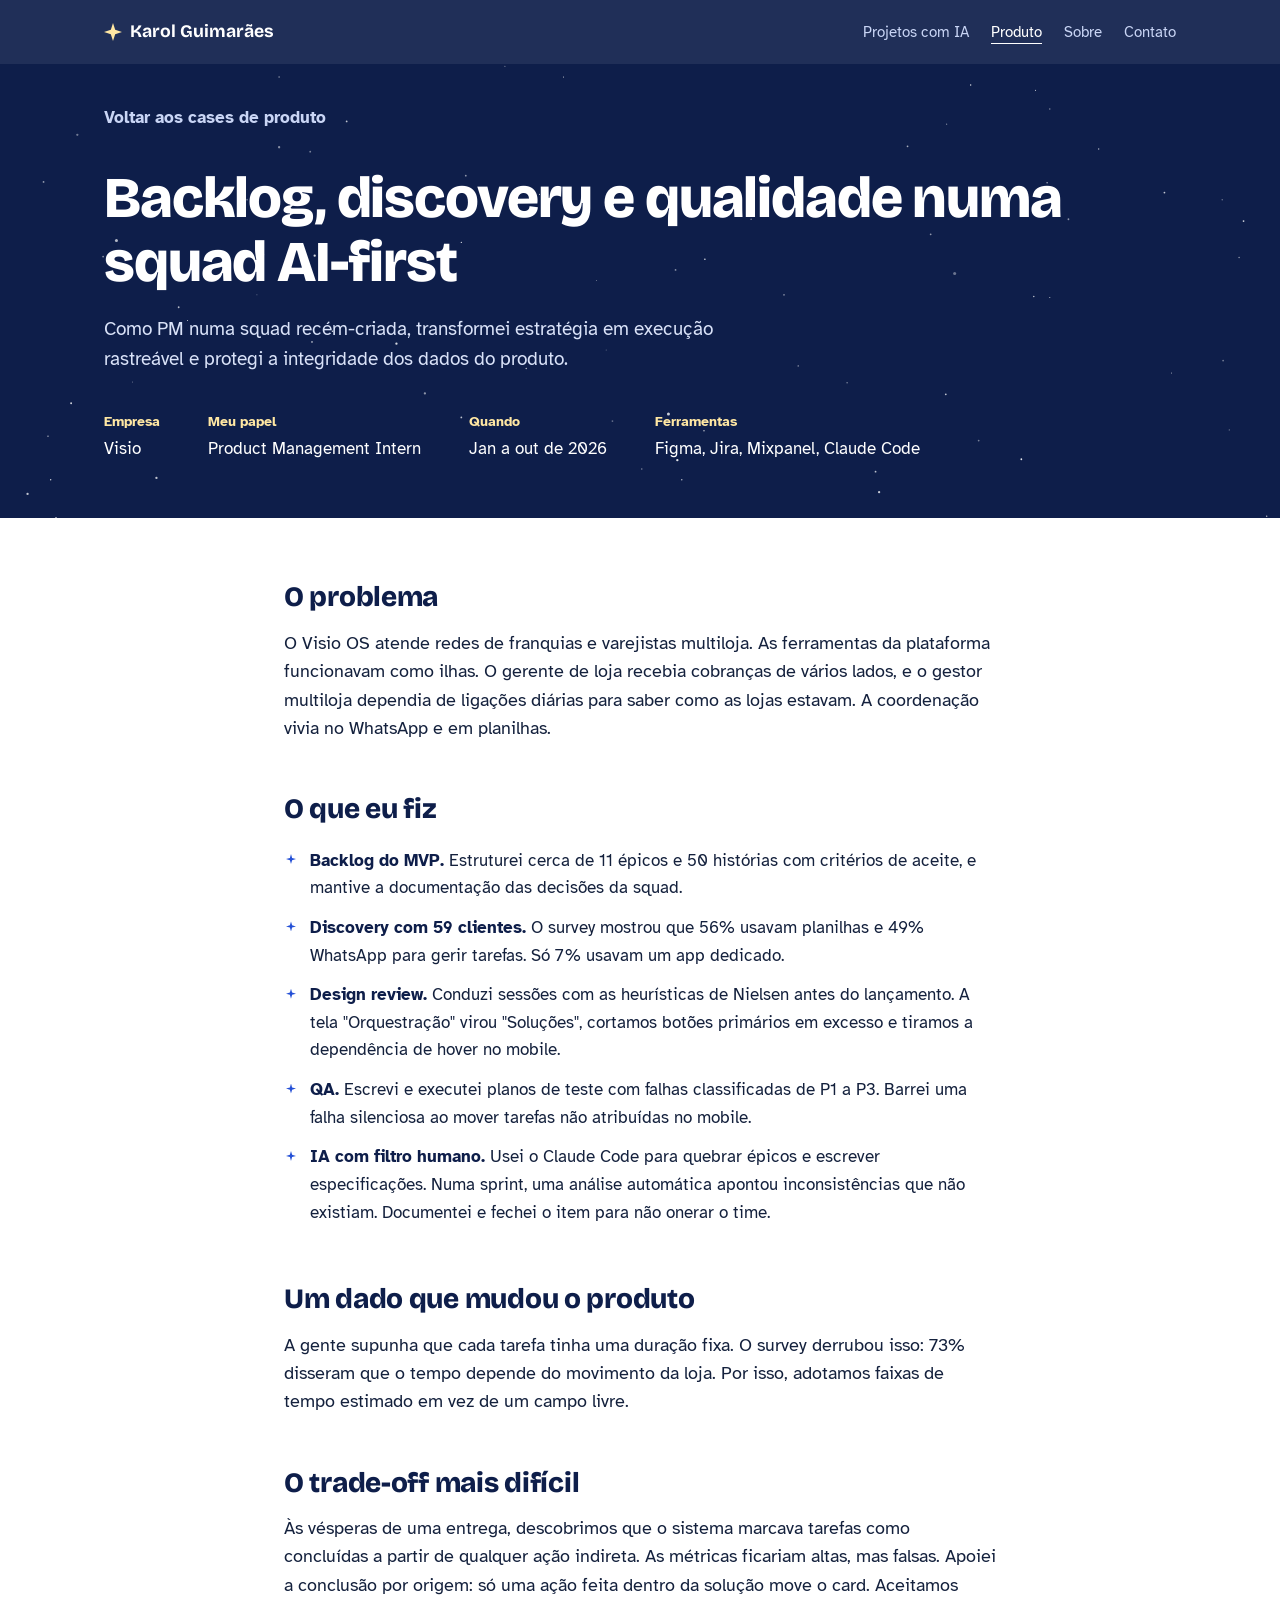
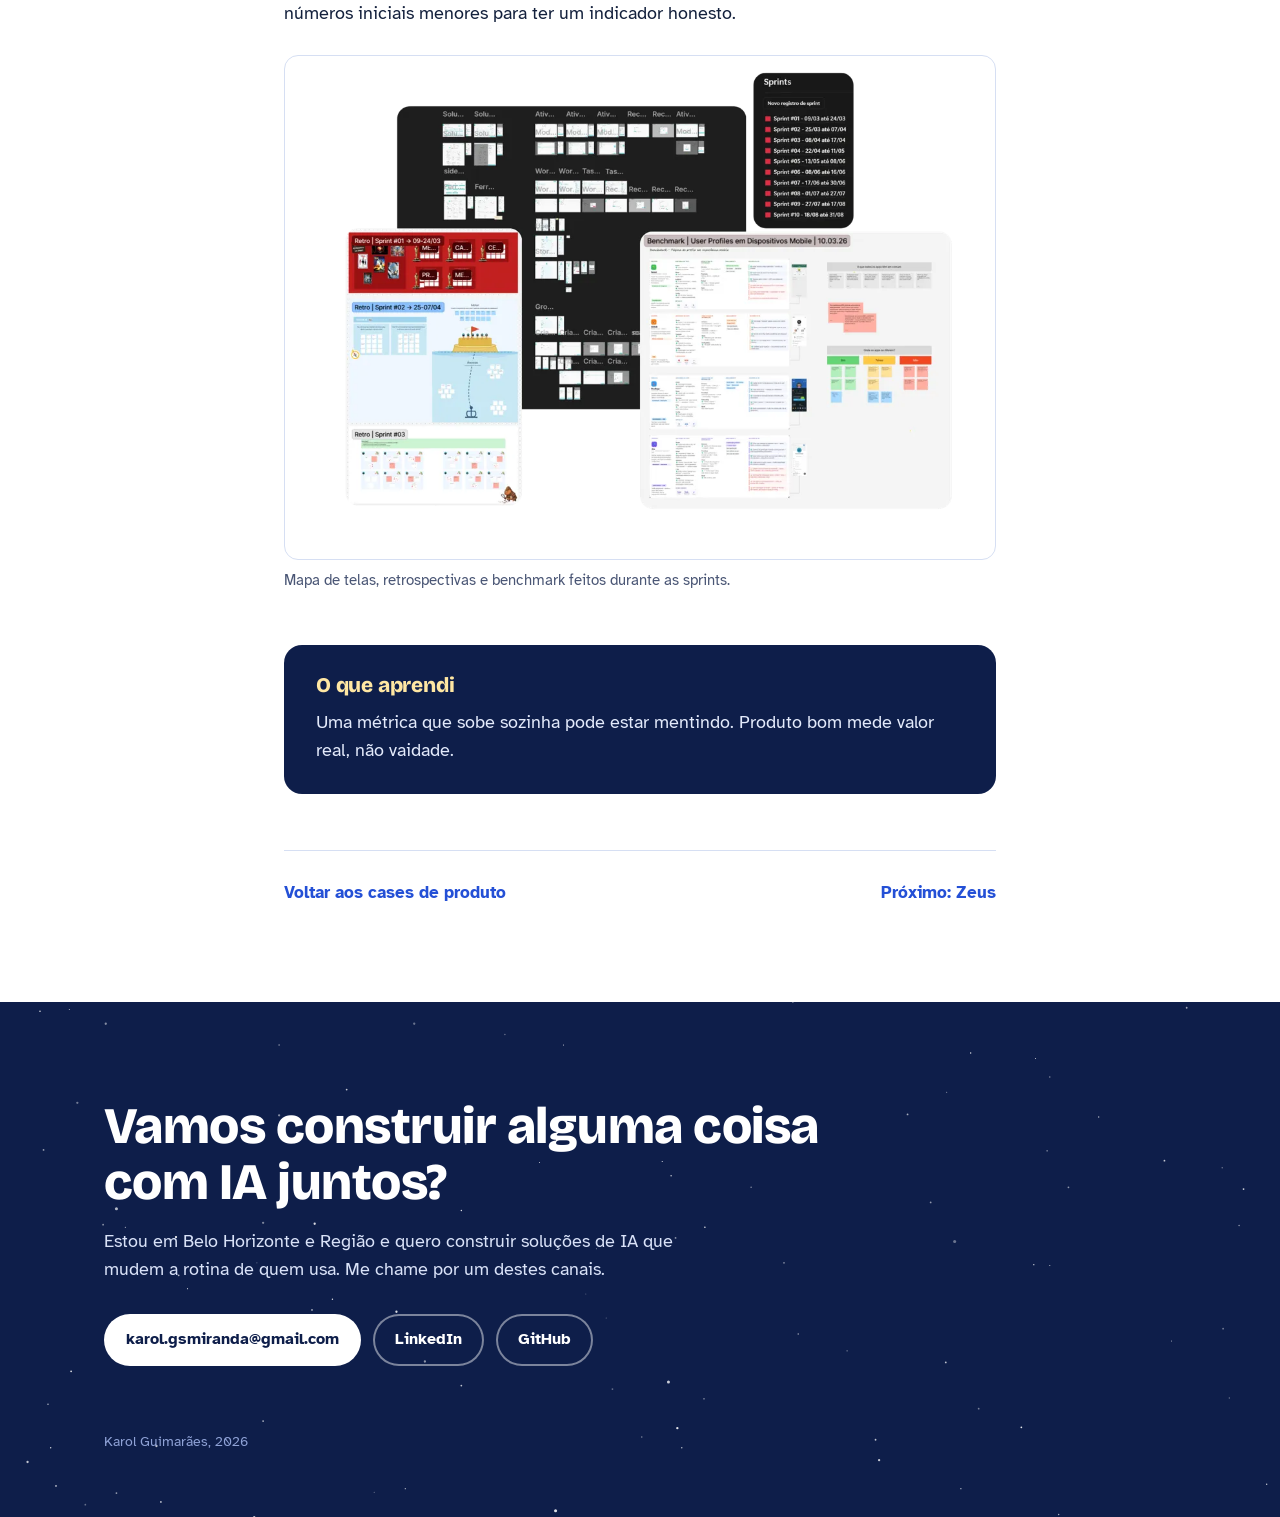
<file: visio-os.html>
<!DOCTYPE html>
<html lang="pt-BR">
<head>
<meta charset="utf-8">
<meta name="viewport" content="width=device-width, initial-scale=1, viewport-fit=cover">
<title>Backlog, discovery e qualidade numa squad AI-first | Karol Guimarães</title>
<meta name="description" content="Como PM numa squad recém-criada, transformei estratégia em execução rastreável e protegi a integridade dos dados do produto.">
<link rel="icon" href="data:image/svg+xml,<svg xmlns='http://www.w3.org/2000/svg' viewBox='0 0 100 100'><text y='.9em' font-size='90'>⭐</text></svg>">
<link rel="preconnect" href="https://fonts.googleapis.com">
<link rel="preconnect" href="https://fonts.gstatic.com" crossorigin>
<link href="https://fonts.googleapis.com/css2?family=Bricolage+Grotesque:opsz,wght@12..96,500;12..96,700;12..96,800&family=Atkinson+Hyperlegible:ital,wght@0,400;0,700;1,400&display=swap" rel="stylesheet">
<link rel="stylesheet" href="style.css">
</head>
<body>
<header class="topo">
  <div class="wrap">
    <a class="marca" href="index.html"><svg viewBox="0 0 24 24" aria-hidden="true"><path d="M12 0l2.9 9.1L24 12l-9.1 2.9L12 24l-2.9-9.1L0 12l9.1-2.9z"/></svg>Karol Guimarães</a>
    <nav aria-label="Seções">
      <a href="index.html#ia">Projetos<span class="longo"> com IA</span></a>
      <a href="index.html#produto" class="opc" aria-current="page">Produto</a>
      <a href="index.html#sobre" class="opc">Sobre</a>
      <a href="index.html#contato">Contato</a>
    </nav>
  </div>
</header>
<main class="case">
  <div class="case-topo">
    <svg class="ceu" viewBox="0 0 1440 760" preserveAspectRatio="xMidYMid slice" aria-hidden="true"><circle cx="466" cy="115" r="1.3" opacity="0.38" style="animation-delay:0.6s"/><circle cx="839" cy="691" r="0.8" opacity="0.37" style="animation-delay:0.4s"/><circle cx="131" cy="323" r="1.7" opacity="0.69" style="animation-delay:3.8s"/><circle cx="840" cy="47" r="1" opacity="0.59" style="animation-delay:0.3s"/><circle cx="1236" cy="220" r="0.8" opacity="0.67" style="animation-delay:3.4s"/><circle cx="982" cy="78" r="1" opacity="0.73" style="animation-delay:3.3s"/><circle cx="90" cy="45" r="0.8" opacity="0.65" style="animation-delay:4.7s"/><circle cx="670" cy="702" r="0.8" opacity="0.53" style="animation-delay:4.2s"/><circle cx="351" cy="437" r="1" opacity="0.65" style="animation-delay:2.7s"/><circle cx="877" cy="56" r="1" opacity="0.60" style="animation-delay:0.9s"/><circle cx="704" cy="30" r="1.3" opacity="0.40" style="animation-delay:4.7s"/><circle cx="1178" cy="258" r="0.8" opacity="0.71" style="animation-delay:2.7s"/><circle cx="1210" cy="718" r="1" opacity="0.77" class="tw" style="animation-delay:4.4s"/><circle cx="446" cy="439" r="1.3" opacity="0.84" style="animation-delay:2.3s"/><circle cx="963" cy="17" r="1" opacity="0.56" style="animation-delay:3.0s"/><circle cx="314" cy="218" r="1.3" opacity="0.50" style="animation-delay:5.2s"/><circle cx="116" cy="341" r="1" opacity="0.52" style="animation-delay:2.6s"/><circle cx="792" cy="537" r="0.8" opacity="0.76" style="animation-delay:1.4s"/><circle cx="119" cy="115" r="1.3" opacity="0.49" style="animation-delay:3.5s"/><circle cx="378" cy="3" r="1" opacity="0.67" style="animation-delay:1.9s"/><circle cx="181" cy="653" r="1" opacity="0.74" style="animation-delay:2.7s"/><circle cx="1254" cy="723" r="1.3" opacity="0.83" style="animation-delay:2.4s"/><circle cx="149" cy="482" r="0.6" opacity="0.46" style="animation-delay:2.6s"/><circle cx="158" cy="457" r="0.6" opacity="0.35" style="animation-delay:0.6s"/><circle cx="524" cy="19" r="1.7" opacity="0.47" style="animation-delay:3.8s"/><circle cx="1376" cy="458" r="1" opacity="0.42" style="animation-delay:6.0s"/><circle cx="671" cy="368" r="0.6" opacity="0.44" style="animation-delay:4.4s"/><circle cx="689" cy="526" r="1" opacity="0.36" style="animation-delay:3.2s"/><circle cx="211" cy="413" r="0.6" opacity="0.80" style="animation-delay:3.9s"/><circle cx="131" cy="643" r="1" opacity="0.57" style="animation-delay:4.6s"/><circle cx="767" cy="592" r="0.8" opacity="0.73" style="animation-delay:4.7s"/><circle cx="1092" cy="148" r="0.8" opacity="0.84" style="animation-delay:1.4s"/><circle cx="745" cy="270" r="0.6" opacity="0.94" style="animation-delay:2.8s"/><circle cx="279" cy="460" r="0.8" opacity="0.62" style="animation-delay:5.9s"/><circle cx="1375" cy="277" r="0.8" opacity="0.41" style="animation-delay:2.0s"/><circle cx="695" cy="749" r="1" opacity="0.85" style="animation-delay:3.9s"/><circle cx="1151" cy="64" r="1.3" opacity="0.42" style="animation-delay:4.3s"/><circle cx="287" cy="676" r="1" opacity="0.82" style="animation-delay:4.8s"/><circle cx="1399" cy="301" r="1" opacity="0.80" class="tw" style="animation-delay:1.0s"/><circle cx="1430" cy="21" r="1" opacity="0.89" style="animation-delay:0.9s"/><circle cx="1190" cy="745" r="1.3" opacity="0.91" style="animation-delay:3.3s"/><circle cx="31" cy="608" r="1.3" opacity="0.74" style="animation-delay:5.6s"/><circle cx="625" cy="663" r="1.7" opacity="0.87" class="tw" style="animation-delay:1.3s"/><circle cx="722" cy="580" r="0.8" opacity="0.51" style="animation-delay:0.8s"/><circle cx="1310" cy="269" r="1" opacity="0.75" style="animation-delay:3.1s"/><circle cx="1191" cy="667" r="0.8" opacity="0.67" style="animation-delay:0.1s"/><circle cx="634" cy="139" r="0.6" opacity="0.82" style="animation-delay:0.8s"/><circle cx="892" cy="91" r="0.6" opacity="0.55" style="animation-delay:3.3s"/><circle cx="1129" cy="81" r="1" opacity="0.38" style="animation-delay:0.3s"/><circle cx="141" cy="344" r="0.6" opacity="0.81" style="animation-delay:2.7s"/><circle cx="882" cy="384" r="1" opacity="0.47" style="animation-delay:3.0s"/><circle cx="1163" cy="386" r="0.8" opacity="0.77" style="animation-delay:5.7s"/><circle cx="374" cy="425" r="0.8" opacity="0.85" style="animation-delay:0.7s"/><circle cx="637" cy="55" r="0.8" opacity="0.61" style="animation-delay:1.8s"/><circle cx="176" cy="590" r="1.3" opacity="0.74" style="animation-delay:1.5s"/><circle cx="198" cy="355" r="1.3" opacity="0.92" style="animation-delay:2.9s"/><circle cx="1425" cy="633" r="0.8" opacity="0.77" style="animation-delay:2.4s"/><circle cx="607" cy="271" r="0.6" opacity="0.78" class="tw" style="animation-delay:3.3s"/><circle cx="634" cy="14" r="0.8" opacity="0.66" style="animation-delay:5.8s"/><circle cx="163" cy="698" r="0.8" opacity="0.93" class="tw" style="animation-delay:1.6s"/><circle cx="57" cy="592" r="0.8" opacity="0.80" style="animation-delay:5.1s"/><circle cx="973" cy="719" r="1" opacity="0.44" style="animation-delay:3.4s"/><circle cx="1009" cy="68" r="0.6" opacity="0.83" style="animation-delay:5.4s"/><circle cx="387" cy="13" r="0.6" opacity="0.83" class="tw" style="animation-delay:5.1s"/><circle cx="96" cy="656" r="1" opacity="0.36" style="animation-delay:2.5s"/><circle cx="1318" cy="472" r="0.6" opacity="0.67" style="animation-delay:0.7s"/><circle cx="232" cy="38" r="0.8" opacity="0.91" style="animation-delay:3.2s"/><circle cx="296" cy="339" r="1.3" opacity="0.46" style="animation-delay:0.1s"/><circle cx="361" cy="12" r="1.3" opacity="0.65" style="animation-delay:3.1s"/><circle cx="354" cy="340" r="1.3" opacity="0.84" style="animation-delay:3.0s"/><circle cx="1202" cy="299" r="1" opacity="0.53" style="animation-delay:1.4s"/><circle cx="286" cy="670" r="1.3" opacity="0.73" style="animation-delay:2.1s"/><circle cx="78" cy="99" r="0.6" opacity="0.73" style="animation-delay:2.6s"/><circle cx="80" cy="506" r="1" opacity="0.87" style="animation-delay:1.7s"/><circle cx="349" cy="223" r="1" opacity="0.46" style="animation-delay:0.0s"/><circle cx="524" cy="250" r="1" opacity="0.54" class="tw" style="animation-delay:5.3s"/><circle cx="314" cy="139" r="0.8" opacity="0.58" style="animation-delay:3.0s"/><circle cx="289" cy="384" r="0.6" opacity="0.40" style="animation-delay:0.9s"/><circle cx="845" cy="299" r="0.8" opacity="0.53" style="animation-delay:3.5s"/><circle cx="762" cy="570" r="1.3" opacity="0.89" style="animation-delay:3.6s"/><circle cx="1101" cy="548" r="1" opacity="0.44" style="animation-delay:3.9s"/><circle cx="63" cy="635" r="1" opacity="0.73" style="animation-delay:4.9s"/><circle cx="201" cy="398" r="1" opacity="0.69" style="animation-delay:0.1s"/><circle cx="989" cy="606" r="1.3" opacity="0.76" style="animation-delay:1.4s"/><circle cx="45" cy="101" r="0.8" opacity="0.93" style="animation-delay:2.7s"/><circle cx="73" cy="14" r="1" opacity="0.76" style="animation-delay:0.0s"/><circle cx="1149" cy="569" r="1" opacity="0.89" class="tw" style="animation-delay:3.2s"/><circle cx="1074" cy="360" r="1.7" opacity="0.39" style="animation-delay:4.4s"/><circle cx="296" cy="562" r="1" opacity="0.65" style="animation-delay:2.9s"/><circle cx="985" cy="583" r="1" opacity="0.73" style="animation-delay:3.6s"/><circle cx="478" cy="495" r="1.3" opacity="0.53" style="animation-delay:0.1s"/><circle cx="87" cy="204" r="1.3" opacity="0.41" style="animation-delay:2.9s"/><circle cx="1021" cy="217" r="1" opacity="0.63" class="tw" style="animation-delay:5.4s"/><circle cx="287" cy="743" r="1" opacity="0.36" style="animation-delay:4.9s"/><circle cx="1394" cy="342" r="0.8" opacity="0.58" style="animation-delay:5.6s"/><circle cx="107" cy="69" r="1.3" opacity="0.66" style="animation-delay:0.8s"/><circle cx="1181" cy="387" r="0.6" opacity="0.77" style="animation-delay:5.4s"/><circle cx="700" cy="19" r="0.6" opacity="0.92" style="animation-delay:2.4s"/><circle cx="1047" cy="316" r="1" opacity="0.54" style="animation-delay:0.0s"/><circle cx="1081" cy="638" r="0.6" opacity="0.91" style="animation-delay:0.1s"/><circle cx="1065" cy="192" r="0.6" opacity="0.59" style="animation-delay:3.5s"/><circle cx="519" cy="325" r="0.8" opacity="0.86" style="animation-delay:0.3s"/><circle cx="953" cy="483" r="0.8" opacity="0.50" style="animation-delay:3.1s"/><circle cx="273" cy="284" r="1" opacity="0.88" style="animation-delay:3.8s"/><circle cx="1315" cy="715" r="1" opacity="0.47" class="tw" style="animation-delay:5.6s"/><circle cx="592" cy="467" r="0.8" opacity="0.74" style="animation-delay:0.3s"/><circle cx="1335" cy="97" r="1" opacity="0.60" style="animation-delay:1.5s"/><circle cx="1064" cy="496" r="1" opacity="0.74" style="animation-delay:3.3s"/><circle cx="568" cy="127" r="0.8" opacity="0.40" style="animation-delay:4.9s"/><circle cx="793" cy="344" r="0.8" opacity="0.95" style="animation-delay:0.8s"/><circle cx="277" cy="69" r="0.8" opacity="0.68" style="animation-delay:2.2s"/><circle cx="1165" cy="154" r="0.6" opacity="0.80" style="animation-delay:2.5s"/><circle cx="755" cy="286" r="0.8" opacity="0.80" style="animation-delay:3.4s"/><circle cx="519" cy="522" r="1" opacity="0.73" style="animation-delay:1.3s"/><circle cx="390" cy="189" r="1" opacity="0.74" style="animation-delay:1.9s"/><circle cx="1173" cy="736" r="0.8" opacity="0.37" style="animation-delay:5.4s"/><circle cx="682" cy="446" r="0.6" opacity="0.39" style="animation-delay:5.6s"/><circle cx="760" cy="356" r="1" opacity="0.50" class="tw" style="animation-delay:0.9s"/><circle cx="752" cy="518" r="1.7" opacity="0.78" style="animation-delay:4.6s"/><circle cx="659" cy="419" r="0.6" opacity="0.35" style="animation-delay:3.4s"/><circle cx="54" cy="543" r="0.8" opacity="0.73" style="animation-delay:2.6s"/><circle cx="1100" cy="76" r="0.8" opacity="0.66" style="animation-delay:2.3s"/><circle cx="322" cy="457" r="0.6" opacity="0.67" style="animation-delay:1.7s"/><circle cx="456" cy="638" r="0.8" opacity="0.64" style="animation-delay:1.5s"/><circle cx="1383" cy="536" r="0.8" opacity="0.38" style="animation-delay:5.3s"/><circle cx="932" cy="62" r="0.8" opacity="0.75" style="animation-delay:1.4s"/><circle cx="49" cy="257" r="1" opacity="0.57" style="animation-delay:0.0s"/><circle cx="421" cy="642" r="0.6" opacity="0.47" style="animation-delay:1.9s"/><circle cx="1181" cy="175" r="0.8" opacity="0.51" style="animation-delay:0.7s"/><circle cx="898" cy="464" r="0.8" opacity="0.64" style="animation-delay:0.3s"/><circle cx="857" cy="701" r="0.6" opacity="0.48" style="animation-delay:0.9s"/><circle cx="75" cy="46" r="1" opacity="0.62" style="animation-delay:1.9s"/><circle cx="163" cy="60" r="0.8" opacity="0.55" style="animation-delay:5.6s"/><circle cx="1075" cy="24" r="1.3" opacity="0.79" style="animation-delay:5.9s"/><circle cx="637" cy="83" r="0.6" opacity="0.52" style="animation-delay:5.7s"/><circle cx="178" cy="733" r="0.8" opacity="0.58" style="animation-delay:1.9s"/><circle cx="1158" cy="67" r="1.3" opacity="0.63" style="animation-delay:5.5s"/><circle cx="278" cy="277" r="1" opacity="0.37" style="animation-delay:4.9s"/><circle cx="1104" cy="31" r="0.6" opacity="0.63" style="animation-delay:0.4s"/><circle cx="281" cy="48" r="1" opacity="0.55" style="animation-delay:5.7s"/></svg>
    <div class="wrap">
      <a class="voltar" href="index.html#produto">Voltar aos cases de produto</a>
      <h1>Backlog, discovery e qualidade numa squad AI-first</h1>
      <p class="resumo">Como PM numa squad recém-criada, transformei estratégia em execução rastreável e protegi a integridade dos dados do produto.</p>
      <dl class="ficha">
        <div><dt>Empresa</dt><dd>Visio</dd></div>
        <div><dt>Meu papel</dt><dd>Product Management Intern</dd></div>
        <div><dt>Quando</dt><dd>Jan a out de 2026</dd></div>
        <div><dt>Ferramentas</dt><dd>Figma, Jira, Mixpanel, Claude Code</dd></div>
      </dl>
    </div>
  </div>
  <div class="wrap corpo">
    <h2>O problema</h2>
    <p>O Visio OS atende redes de franquias e varejistas multiloja. As ferramentas da plataforma funcionavam como ilhas. O gerente de loja recebia cobranças de vários lados, e o gestor multiloja dependia de ligações diárias para saber como as lojas estavam. A coordenação vivia no WhatsApp e em planilhas.</p>

    <h2>O que eu fiz</h2>
    <ul>
      <li><strong>Backlog do MVP.</strong> Estruturei cerca de 11 épicos e 50 histórias com critérios de aceite, e mantive a documentação das decisões da squad.</li>
      <li><strong>Discovery com 59 clientes.</strong> O survey mostrou que 56% usavam planilhas e 49% WhatsApp para gerir tarefas. Só 7% usavam um app dedicado.</li>
      <li><strong>Design review.</strong> Conduzi sessões com as heurísticas de Nielsen antes do lançamento. A tela "Orquestração" virou "Soluções", cortamos botões primários em excesso e tiramos a dependência de hover no mobile.</li>
      <li><strong>QA.</strong> Escrevi e executei planos de teste com falhas classificadas de P1 a P3. Barrei uma falha silenciosa ao mover tarefas não atribuídas no mobile.</li>
      <li><strong>IA com filtro humano.</strong> Usei o Claude Code para quebrar épicos e escrever especificações. Numa sprint, uma análise automática apontou inconsistências que não existiam. Documentei e fechei o item para não onerar o time.</li>
    </ul>

    <h2>Um dado que mudou o produto</h2>
    <p>A gente supunha que cada tarefa tinha uma duração fixa. O survey derrubou isso: 73% disseram que o tempo depende do movimento da loja. Por isso, adotamos faixas de tempo estimado em vez de um campo livre.</p>

    <h2>O trade-off mais difícil</h2>
    <p>Às vésperas de uma entrega, descobrimos que o sistema marcava tarefas como concluídas a partir de qualquer ação indireta. As métricas ficariam altas, mas falsas. Apoiei a conclusão por origem: só uma ação feita dentro da solução move o card. Aceitamos números iniciais menores para ter um indicador honesto.</p>

    <figure class="figura">
      <img src="img/visio.webp" alt="Montagem com o mapa de telas no Figma, as retrospectivas de sprint e um benchmark de perfis em apps mobile.">
      <figcaption>Mapa de telas, retrospectivas e benchmark feitos durante as sprints.</figcaption>
    </figure>

    <div class="licao">
      <h2>O que aprendi</h2>
      <p>Uma métrica que sobe sozinha pode estar mentindo. Produto bom mede valor real, não vaidade.</p>
    </div>

    <div class="proximo"><a href="index.html#produto">Voltar aos cases de produto</a><a href="zeus.html">Próximo: Zeus</a></div>
  </div>
</main>
<section class="contato" id="contato">
    <svg class="ceu" viewBox="0 0 1440 760" preserveAspectRatio="xMidYMid slice" aria-hidden="true"><circle cx="466" cy="115" r="1.3" opacity="0.38" style="animation-delay:0.6s"/><circle cx="839" cy="691" r="0.8" opacity="0.37" style="animation-delay:0.4s"/><circle cx="131" cy="323" r="1.7" opacity="0.69" style="animation-delay:3.8s"/><circle cx="840" cy="47" r="1" opacity="0.59" style="animation-delay:0.3s"/><circle cx="1236" cy="220" r="0.8" opacity="0.67" style="animation-delay:3.4s"/><circle cx="982" cy="78" r="1" opacity="0.73" style="animation-delay:3.3s"/><circle cx="90" cy="45" r="0.8" opacity="0.65" style="animation-delay:4.7s"/><circle cx="670" cy="702" r="0.8" opacity="0.53" style="animation-delay:4.2s"/><circle cx="351" cy="437" r="1" opacity="0.65" style="animation-delay:2.7s"/><circle cx="877" cy="56" r="1" opacity="0.60" style="animation-delay:0.9s"/><circle cx="704" cy="30" r="1.3" opacity="0.40" style="animation-delay:4.7s"/><circle cx="1178" cy="258" r="0.8" opacity="0.71" style="animation-delay:2.7s"/><circle cx="1210" cy="718" r="1" opacity="0.77" class="tw" style="animation-delay:4.4s"/><circle cx="446" cy="439" r="1.3" opacity="0.84" style="animation-delay:2.3s"/><circle cx="963" cy="17" r="1" opacity="0.56" style="animation-delay:3.0s"/><circle cx="314" cy="218" r="1.3" opacity="0.50" style="animation-delay:5.2s"/><circle cx="116" cy="341" r="1" opacity="0.52" style="animation-delay:2.6s"/><circle cx="792" cy="537" r="0.8" opacity="0.76" style="animation-delay:1.4s"/><circle cx="119" cy="115" r="1.3" opacity="0.49" style="animation-delay:3.5s"/><circle cx="378" cy="3" r="1" opacity="0.67" style="animation-delay:1.9s"/><circle cx="181" cy="653" r="1" opacity="0.74" style="animation-delay:2.7s"/><circle cx="1254" cy="723" r="1.3" opacity="0.83" style="animation-delay:2.4s"/><circle cx="149" cy="482" r="0.6" opacity="0.46" style="animation-delay:2.6s"/><circle cx="158" cy="457" r="0.6" opacity="0.35" style="animation-delay:0.6s"/><circle cx="524" cy="19" r="1.7" opacity="0.47" style="animation-delay:3.8s"/><circle cx="1376" cy="458" r="1" opacity="0.42" style="animation-delay:6.0s"/><circle cx="671" cy="368" r="0.6" opacity="0.44" style="animation-delay:4.4s"/><circle cx="689" cy="526" r="1" opacity="0.36" style="animation-delay:3.2s"/><circle cx="211" cy="413" r="0.6" opacity="0.80" style="animation-delay:3.9s"/><circle cx="131" cy="643" r="1" opacity="0.57" style="animation-delay:4.6s"/><circle cx="767" cy="592" r="0.8" opacity="0.73" style="animation-delay:4.7s"/><circle cx="1092" cy="148" r="0.8" opacity="0.84" style="animation-delay:1.4s"/><circle cx="745" cy="270" r="0.6" opacity="0.94" style="animation-delay:2.8s"/><circle cx="279" cy="460" r="0.8" opacity="0.62" style="animation-delay:5.9s"/><circle cx="1375" cy="277" r="0.8" opacity="0.41" style="animation-delay:2.0s"/><circle cx="695" cy="749" r="1" opacity="0.85" style="animation-delay:3.9s"/><circle cx="1151" cy="64" r="1.3" opacity="0.42" style="animation-delay:4.3s"/><circle cx="287" cy="676" r="1" opacity="0.82" style="animation-delay:4.8s"/><circle cx="1399" cy="301" r="1" opacity="0.80" class="tw" style="animation-delay:1.0s"/><circle cx="1430" cy="21" r="1" opacity="0.89" style="animation-delay:0.9s"/><circle cx="1190" cy="745" r="1.3" opacity="0.91" style="animation-delay:3.3s"/><circle cx="31" cy="608" r="1.3" opacity="0.74" style="animation-delay:5.6s"/><circle cx="625" cy="663" r="1.7" opacity="0.87" class="tw" style="animation-delay:1.3s"/><circle cx="722" cy="580" r="0.8" opacity="0.51" style="animation-delay:0.8s"/><circle cx="1310" cy="269" r="1" opacity="0.75" style="animation-delay:3.1s"/><circle cx="1191" cy="667" r="0.8" opacity="0.67" style="animation-delay:0.1s"/><circle cx="634" cy="139" r="0.6" opacity="0.82" style="animation-delay:0.8s"/><circle cx="892" cy="91" r="0.6" opacity="0.55" style="animation-delay:3.3s"/><circle cx="1129" cy="81" r="1" opacity="0.38" style="animation-delay:0.3s"/><circle cx="141" cy="344" r="0.6" opacity="0.81" style="animation-delay:2.7s"/><circle cx="882" cy="384" r="1" opacity="0.47" style="animation-delay:3.0s"/><circle cx="1163" cy="386" r="0.8" opacity="0.77" style="animation-delay:5.7s"/><circle cx="374" cy="425" r="0.8" opacity="0.85" style="animation-delay:0.7s"/><circle cx="637" cy="55" r="0.8" opacity="0.61" style="animation-delay:1.8s"/><circle cx="176" cy="590" r="1.3" opacity="0.74" style="animation-delay:1.5s"/><circle cx="198" cy="355" r="1.3" opacity="0.92" style="animation-delay:2.9s"/><circle cx="1425" cy="633" r="0.8" opacity="0.77" style="animation-delay:2.4s"/><circle cx="607" cy="271" r="0.6" opacity="0.78" class="tw" style="animation-delay:3.3s"/><circle cx="634" cy="14" r="0.8" opacity="0.66" style="animation-delay:5.8s"/><circle cx="163" cy="698" r="0.8" opacity="0.93" class="tw" style="animation-delay:1.6s"/><circle cx="57" cy="592" r="0.8" opacity="0.80" style="animation-delay:5.1s"/><circle cx="973" cy="719" r="1" opacity="0.44" style="animation-delay:3.4s"/><circle cx="1009" cy="68" r="0.6" opacity="0.83" style="animation-delay:5.4s"/><circle cx="387" cy="13" r="0.6" opacity="0.83" class="tw" style="animation-delay:5.1s"/><circle cx="96" cy="656" r="1" opacity="0.36" style="animation-delay:2.5s"/><circle cx="1318" cy="472" r="0.6" opacity="0.67" style="animation-delay:0.7s"/><circle cx="232" cy="38" r="0.8" opacity="0.91" style="animation-delay:3.2s"/><circle cx="296" cy="339" r="1.3" opacity="0.46" style="animation-delay:0.1s"/><circle cx="361" cy="12" r="1.3" opacity="0.65" style="animation-delay:3.1s"/><circle cx="354" cy="340" r="1.3" opacity="0.84" style="animation-delay:3.0s"/><circle cx="1202" cy="299" r="1" opacity="0.53" style="animation-delay:1.4s"/><circle cx="286" cy="670" r="1.3" opacity="0.73" style="animation-delay:2.1s"/><circle cx="78" cy="99" r="0.6" opacity="0.73" style="animation-delay:2.6s"/><circle cx="80" cy="506" r="1" opacity="0.87" style="animation-delay:1.7s"/><circle cx="349" cy="223" r="1" opacity="0.46" style="animation-delay:0.0s"/><circle cx="524" cy="250" r="1" opacity="0.54" class="tw" style="animation-delay:5.3s"/><circle cx="314" cy="139" r="0.8" opacity="0.58" style="animation-delay:3.0s"/><circle cx="289" cy="384" r="0.6" opacity="0.40" style="animation-delay:0.9s"/><circle cx="845" cy="299" r="0.8" opacity="0.53" style="animation-delay:3.5s"/><circle cx="762" cy="570" r="1.3" opacity="0.89" style="animation-delay:3.6s"/><circle cx="1101" cy="548" r="1" opacity="0.44" style="animation-delay:3.9s"/><circle cx="63" cy="635" r="1" opacity="0.73" style="animation-delay:4.9s"/><circle cx="201" cy="398" r="1" opacity="0.69" style="animation-delay:0.1s"/><circle cx="989" cy="606" r="1.3" opacity="0.76" style="animation-delay:1.4s"/><circle cx="45" cy="101" r="0.8" opacity="0.93" style="animation-delay:2.7s"/><circle cx="73" cy="14" r="1" opacity="0.76" style="animation-delay:0.0s"/><circle cx="1149" cy="569" r="1" opacity="0.89" class="tw" style="animation-delay:3.2s"/><circle cx="1074" cy="360" r="1.7" opacity="0.39" style="animation-delay:4.4s"/><circle cx="296" cy="562" r="1" opacity="0.65" style="animation-delay:2.9s"/><circle cx="985" cy="583" r="1" opacity="0.73" style="animation-delay:3.6s"/><circle cx="478" cy="495" r="1.3" opacity="0.53" style="animation-delay:0.1s"/><circle cx="87" cy="204" r="1.3" opacity="0.41" style="animation-delay:2.9s"/><circle cx="1021" cy="217" r="1" opacity="0.63" class="tw" style="animation-delay:5.4s"/><circle cx="287" cy="743" r="1" opacity="0.36" style="animation-delay:4.9s"/><circle cx="1394" cy="342" r="0.8" opacity="0.58" style="animation-delay:5.6s"/><circle cx="107" cy="69" r="1.3" opacity="0.66" style="animation-delay:0.8s"/><circle cx="1181" cy="387" r="0.6" opacity="0.77" style="animation-delay:5.4s"/><circle cx="700" cy="19" r="0.6" opacity="0.92" style="animation-delay:2.4s"/><circle cx="1047" cy="316" r="1" opacity="0.54" style="animation-delay:0.0s"/><circle cx="1081" cy="638" r="0.6" opacity="0.91" style="animation-delay:0.1s"/><circle cx="1065" cy="192" r="0.6" opacity="0.59" style="animation-delay:3.5s"/><circle cx="519" cy="325" r="0.8" opacity="0.86" style="animation-delay:0.3s"/><circle cx="953" cy="483" r="0.8" opacity="0.50" style="animation-delay:3.1s"/><circle cx="273" cy="284" r="1" opacity="0.88" style="animation-delay:3.8s"/><circle cx="1315" cy="715" r="1" opacity="0.47" class="tw" style="animation-delay:5.6s"/><circle cx="592" cy="467" r="0.8" opacity="0.74" style="animation-delay:0.3s"/><circle cx="1335" cy="97" r="1" opacity="0.60" style="animation-delay:1.5s"/><circle cx="1064" cy="496" r="1" opacity="0.74" style="animation-delay:3.3s"/><circle cx="568" cy="127" r="0.8" opacity="0.40" style="animation-delay:4.9s"/><circle cx="793" cy="344" r="0.8" opacity="0.95" style="animation-delay:0.8s"/><circle cx="277" cy="69" r="0.8" opacity="0.68" style="animation-delay:2.2s"/><circle cx="1165" cy="154" r="0.6" opacity="0.80" style="animation-delay:2.5s"/><circle cx="755" cy="286" r="0.8" opacity="0.80" style="animation-delay:3.4s"/><circle cx="519" cy="522" r="1" opacity="0.73" style="animation-delay:1.3s"/><circle cx="390" cy="189" r="1" opacity="0.74" style="animation-delay:1.9s"/><circle cx="1173" cy="736" r="0.8" opacity="0.37" style="animation-delay:5.4s"/><circle cx="682" cy="446" r="0.6" opacity="0.39" style="animation-delay:5.6s"/><circle cx="760" cy="356" r="1" opacity="0.50" class="tw" style="animation-delay:0.9s"/><circle cx="752" cy="518" r="1.7" opacity="0.78" style="animation-delay:4.6s"/><circle cx="659" cy="419" r="0.6" opacity="0.35" style="animation-delay:3.4s"/><circle cx="54" cy="543" r="0.8" opacity="0.73" style="animation-delay:2.6s"/><circle cx="1100" cy="76" r="0.8" opacity="0.66" style="animation-delay:2.3s"/><circle cx="322" cy="457" r="0.6" opacity="0.67" style="animation-delay:1.7s"/><circle cx="456" cy="638" r="0.8" opacity="0.64" style="animation-delay:1.5s"/><circle cx="1383" cy="536" r="0.8" opacity="0.38" style="animation-delay:5.3s"/><circle cx="932" cy="62" r="0.8" opacity="0.75" style="animation-delay:1.4s"/><circle cx="49" cy="257" r="1" opacity="0.57" style="animation-delay:0.0s"/><circle cx="421" cy="642" r="0.6" opacity="0.47" style="animation-delay:1.9s"/><circle cx="1181" cy="175" r="0.8" opacity="0.51" style="animation-delay:0.7s"/><circle cx="898" cy="464" r="0.8" opacity="0.64" style="animation-delay:0.3s"/><circle cx="857" cy="701" r="0.6" opacity="0.48" style="animation-delay:0.9s"/><circle cx="75" cy="46" r="1" opacity="0.62" style="animation-delay:1.9s"/><circle cx="163" cy="60" r="0.8" opacity="0.55" style="animation-delay:5.6s"/><circle cx="1075" cy="24" r="1.3" opacity="0.79" style="animation-delay:5.9s"/><circle cx="637" cy="83" r="0.6" opacity="0.52" style="animation-delay:5.7s"/><circle cx="178" cy="733" r="0.8" opacity="0.58" style="animation-delay:1.9s"/><circle cx="1158" cy="67" r="1.3" opacity="0.63" style="animation-delay:5.5s"/><circle cx="278" cy="277" r="1" opacity="0.37" style="animation-delay:4.9s"/><circle cx="1104" cy="31" r="0.6" opacity="0.63" style="animation-delay:0.4s"/><circle cx="281" cy="48" r="1" opacity="0.55" style="animation-delay:5.7s"/></svg>
    <div class="wrap">
      <h2>Vamos construir alguma coisa com IA juntos?</h2>
      <p>Estou em Belo Horizonte e Região e quero construir soluções de IA que mudem a rotina de quem usa. Me chame por um destes canais.</p>
      <div class="canais">
        <a class="botao cheio" href="mailto:karol.gsmiranda@gmail.com">karol.gsmiranda@gmail.com</a>
        <a class="botao vazio" href="https://www.linkedin.com/in/karolguimar%C3%A3es/" target="_blank" rel="noopener">LinkedIn</a>
        <a class="botao vazio" href="https://github.com/KarolGSMiranda" target="_blank" rel="noopener">GitHub</a>
      </div>
      <p class="rodape">Karol Guimarães, 2026</p>
    </div>
  </section>
</body>
</html>
</file>
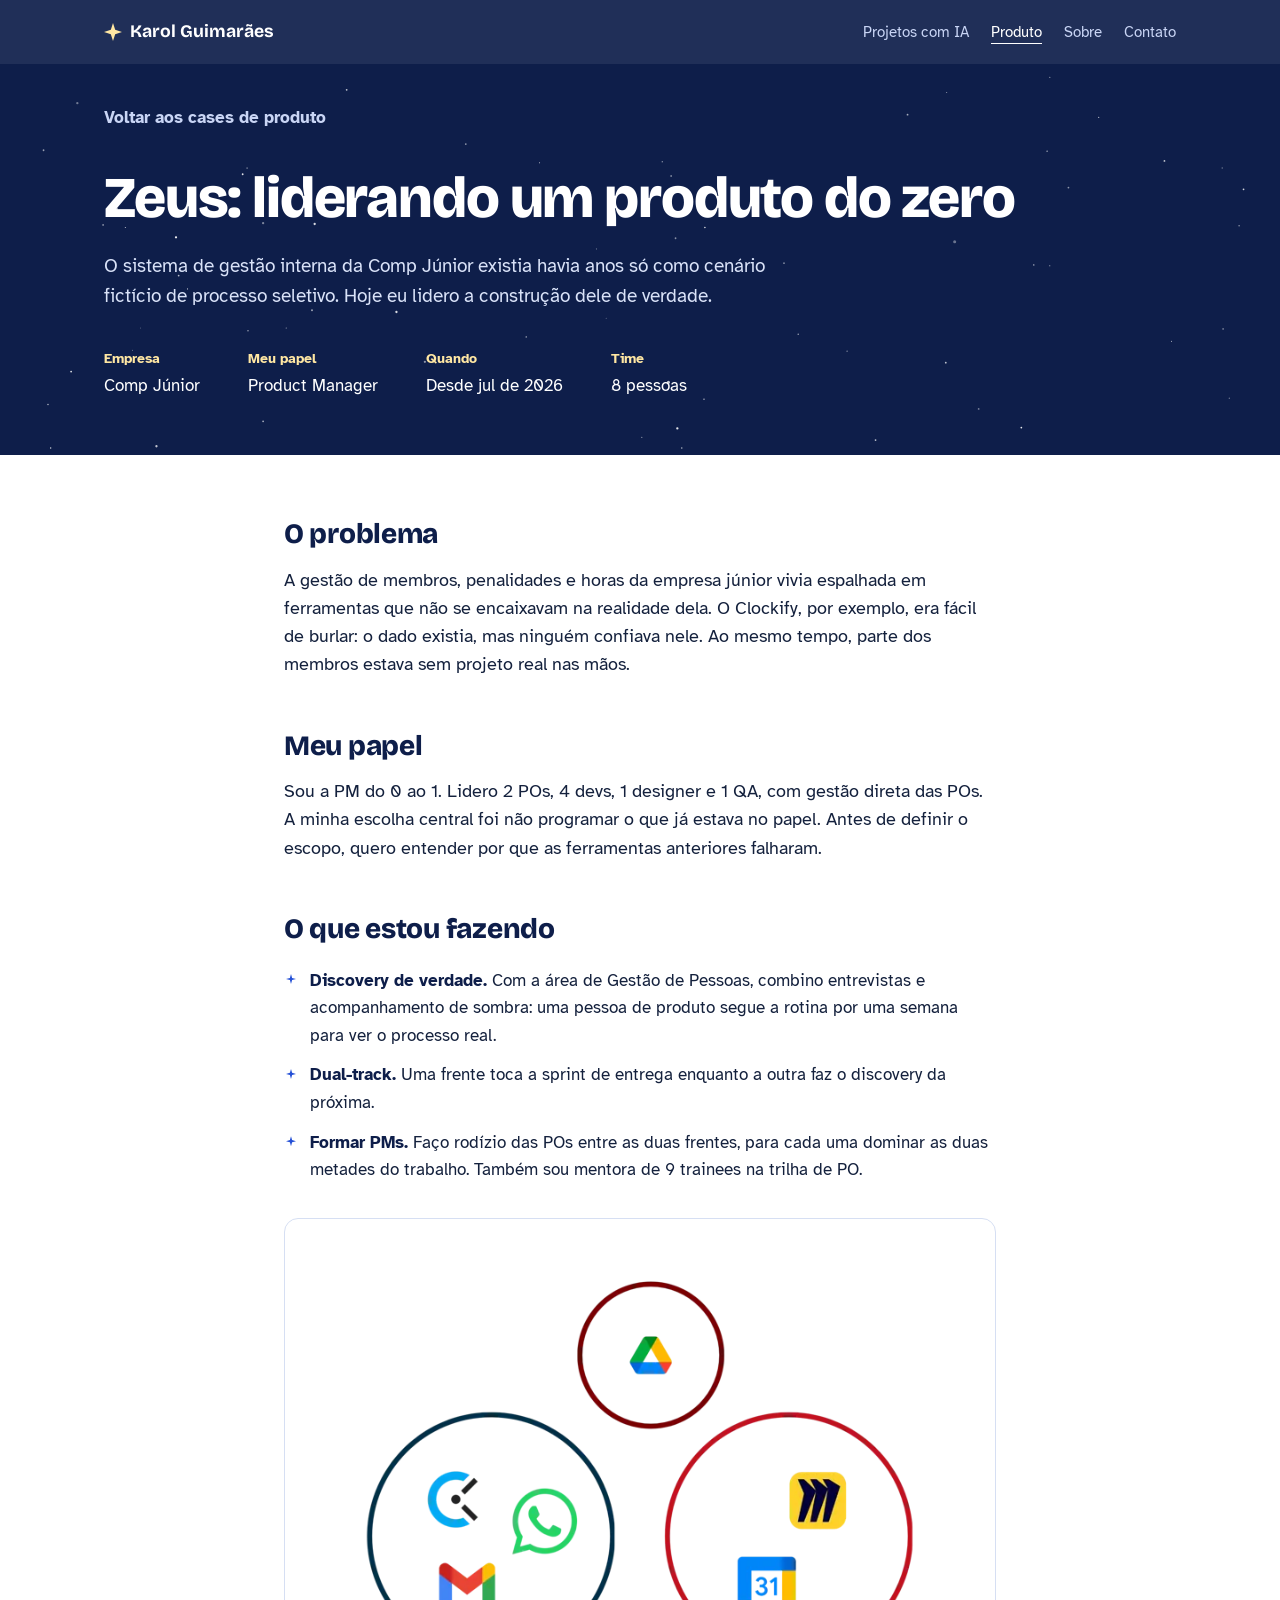
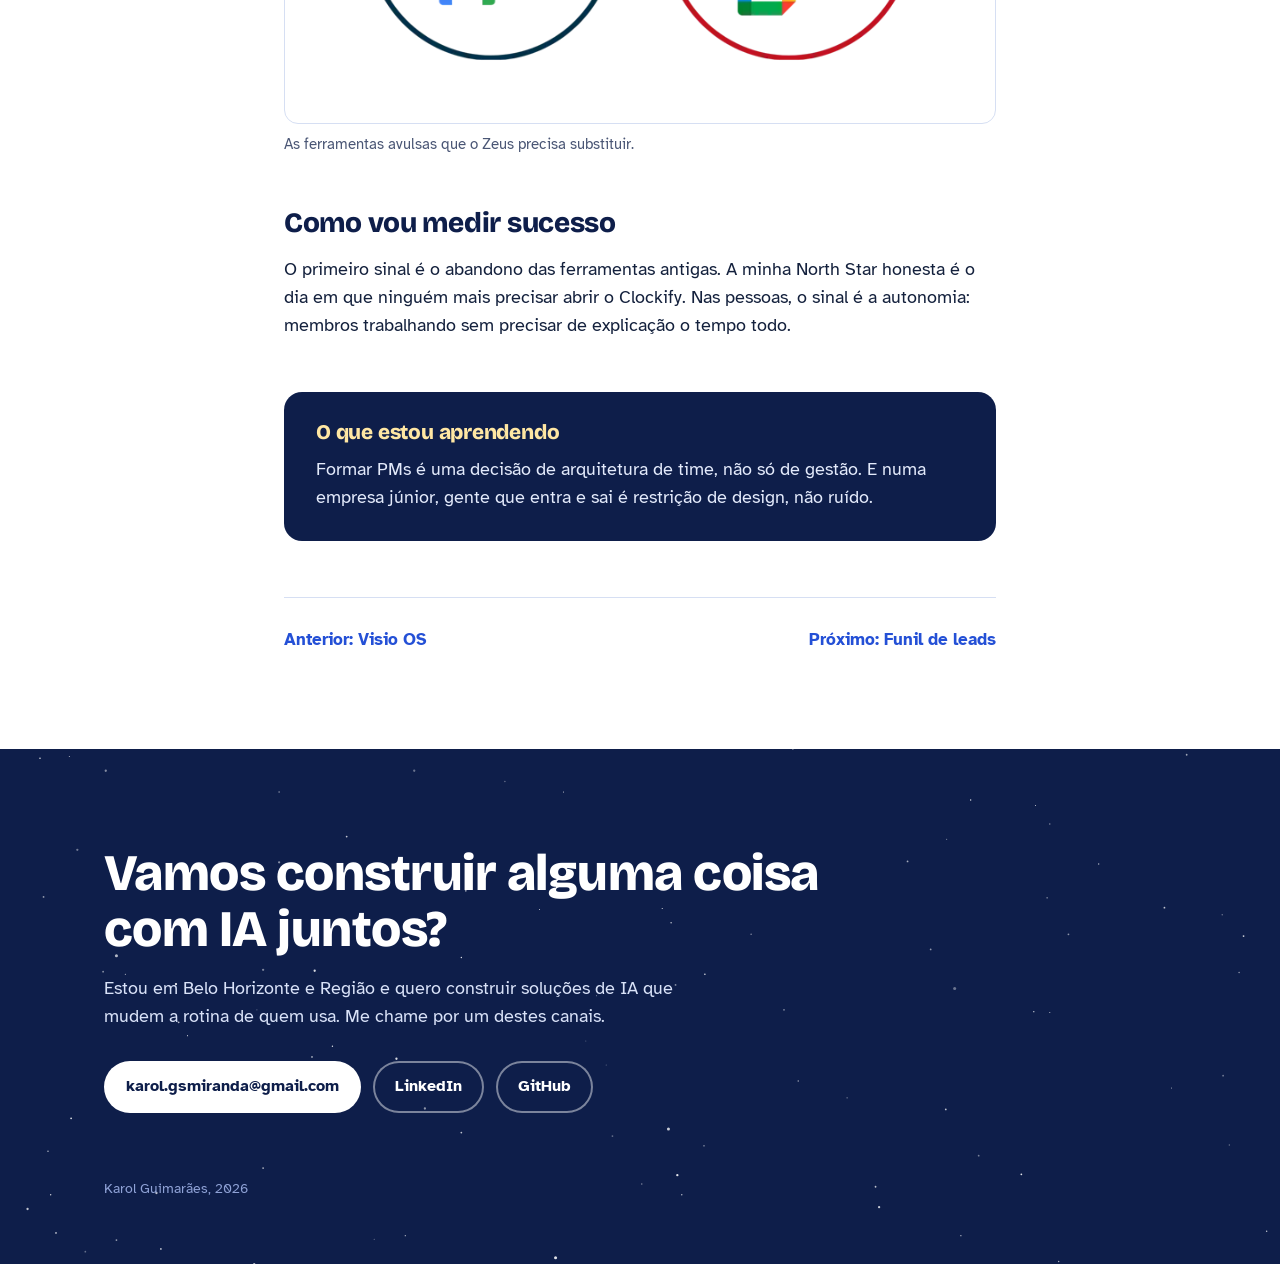
<file: zeus.html>
<!DOCTYPE html>
<html lang="pt-BR">
<head>
<meta charset="utf-8">
<meta name="viewport" content="width=device-width, initial-scale=1, viewport-fit=cover">
<title>Zeus: liderando um produto do zero | Karol Guimarães</title>
<meta name="description" content="O sistema de gestão interna da Comp Júnior existia havia anos só como cenário fictício de processo seletivo. Hoje eu lidero a construção dele de verdade.">
<link rel="icon" href="data:image/svg+xml,<svg xmlns='http://www.w3.org/2000/svg' viewBox='0 0 100 100'><text y='.9em' font-size='90'>⭐</text></svg>">
<link rel="preconnect" href="https://fonts.googleapis.com">
<link rel="preconnect" href="https://fonts.gstatic.com" crossorigin>
<link href="https://fonts.googleapis.com/css2?family=Bricolage+Grotesque:opsz,wght@12..96,500;12..96,700;12..96,800&family=Atkinson+Hyperlegible:ital,wght@0,400;0,700;1,400&display=swap" rel="stylesheet">
<link rel="stylesheet" href="style.css">
</head>
<body>
<header class="topo">
  <div class="wrap">
    <a class="marca" href="index.html"><svg viewBox="0 0 24 24" aria-hidden="true"><path d="M12 0l2.9 9.1L24 12l-9.1 2.9L12 24l-2.9-9.1L0 12l9.1-2.9z"/></svg>Karol Guimarães</a>
    <nav aria-label="Seções">
      <a href="index.html#ia">Projetos<span class="longo"> com IA</span></a>
      <a href="index.html#produto" class="opc" aria-current="page">Produto</a>
      <a href="index.html#sobre" class="opc">Sobre</a>
      <a href="index.html#contato">Contato</a>
    </nav>
  </div>
</header>
<main class="case">
  <div class="case-topo">
    <svg class="ceu" viewBox="0 0 1440 760" preserveAspectRatio="xMidYMid slice" aria-hidden="true"><circle cx="466" cy="115" r="1.3" opacity="0.38" style="animation-delay:0.6s"/><circle cx="839" cy="691" r="0.8" opacity="0.37" style="animation-delay:0.4s"/><circle cx="131" cy="323" r="1.7" opacity="0.69" style="animation-delay:3.8s"/><circle cx="840" cy="47" r="1" opacity="0.59" style="animation-delay:0.3s"/><circle cx="1236" cy="220" r="0.8" opacity="0.67" style="animation-delay:3.4s"/><circle cx="982" cy="78" r="1" opacity="0.73" style="animation-delay:3.3s"/><circle cx="90" cy="45" r="0.8" opacity="0.65" style="animation-delay:4.7s"/><circle cx="670" cy="702" r="0.8" opacity="0.53" style="animation-delay:4.2s"/><circle cx="351" cy="437" r="1" opacity="0.65" style="animation-delay:2.7s"/><circle cx="877" cy="56" r="1" opacity="0.60" style="animation-delay:0.9s"/><circle cx="704" cy="30" r="1.3" opacity="0.40" style="animation-delay:4.7s"/><circle cx="1178" cy="258" r="0.8" opacity="0.71" style="animation-delay:2.7s"/><circle cx="1210" cy="718" r="1" opacity="0.77" class="tw" style="animation-delay:4.4s"/><circle cx="446" cy="439" r="1.3" opacity="0.84" style="animation-delay:2.3s"/><circle cx="963" cy="17" r="1" opacity="0.56" style="animation-delay:3.0s"/><circle cx="314" cy="218" r="1.3" opacity="0.50" style="animation-delay:5.2s"/><circle cx="116" cy="341" r="1" opacity="0.52" style="animation-delay:2.6s"/><circle cx="792" cy="537" r="0.8" opacity="0.76" style="animation-delay:1.4s"/><circle cx="119" cy="115" r="1.3" opacity="0.49" style="animation-delay:3.5s"/><circle cx="378" cy="3" r="1" opacity="0.67" style="animation-delay:1.9s"/><circle cx="181" cy="653" r="1" opacity="0.74" style="animation-delay:2.7s"/><circle cx="1254" cy="723" r="1.3" opacity="0.83" style="animation-delay:2.4s"/><circle cx="149" cy="482" r="0.6" opacity="0.46" style="animation-delay:2.6s"/><circle cx="158" cy="457" r="0.6" opacity="0.35" style="animation-delay:0.6s"/><circle cx="524" cy="19" r="1.7" opacity="0.47" style="animation-delay:3.8s"/><circle cx="1376" cy="458" r="1" opacity="0.42" style="animation-delay:6.0s"/><circle cx="671" cy="368" r="0.6" opacity="0.44" style="animation-delay:4.4s"/><circle cx="689" cy="526" r="1" opacity="0.36" style="animation-delay:3.2s"/><circle cx="211" cy="413" r="0.6" opacity="0.80" style="animation-delay:3.9s"/><circle cx="131" cy="643" r="1" opacity="0.57" style="animation-delay:4.6s"/><circle cx="767" cy="592" r="0.8" opacity="0.73" style="animation-delay:4.7s"/><circle cx="1092" cy="148" r="0.8" opacity="0.84" style="animation-delay:1.4s"/><circle cx="745" cy="270" r="0.6" opacity="0.94" style="animation-delay:2.8s"/><circle cx="279" cy="460" r="0.8" opacity="0.62" style="animation-delay:5.9s"/><circle cx="1375" cy="277" r="0.8" opacity="0.41" style="animation-delay:2.0s"/><circle cx="695" cy="749" r="1" opacity="0.85" style="animation-delay:3.9s"/><circle cx="1151" cy="64" r="1.3" opacity="0.42" style="animation-delay:4.3s"/><circle cx="287" cy="676" r="1" opacity="0.82" style="animation-delay:4.8s"/><circle cx="1399" cy="301" r="1" opacity="0.80" class="tw" style="animation-delay:1.0s"/><circle cx="1430" cy="21" r="1" opacity="0.89" style="animation-delay:0.9s"/><circle cx="1190" cy="745" r="1.3" opacity="0.91" style="animation-delay:3.3s"/><circle cx="31" cy="608" r="1.3" opacity="0.74" style="animation-delay:5.6s"/><circle cx="625" cy="663" r="1.7" opacity="0.87" class="tw" style="animation-delay:1.3s"/><circle cx="722" cy="580" r="0.8" opacity="0.51" style="animation-delay:0.8s"/><circle cx="1310" cy="269" r="1" opacity="0.75" style="animation-delay:3.1s"/><circle cx="1191" cy="667" r="0.8" opacity="0.67" style="animation-delay:0.1s"/><circle cx="634" cy="139" r="0.6" opacity="0.82" style="animation-delay:0.8s"/><circle cx="892" cy="91" r="0.6" opacity="0.55" style="animation-delay:3.3s"/><circle cx="1129" cy="81" r="1" opacity="0.38" style="animation-delay:0.3s"/><circle cx="141" cy="344" r="0.6" opacity="0.81" style="animation-delay:2.7s"/><circle cx="882" cy="384" r="1" opacity="0.47" style="animation-delay:3.0s"/><circle cx="1163" cy="386" r="0.8" opacity="0.77" style="animation-delay:5.7s"/><circle cx="374" cy="425" r="0.8" opacity="0.85" style="animation-delay:0.7s"/><circle cx="637" cy="55" r="0.8" opacity="0.61" style="animation-delay:1.8s"/><circle cx="176" cy="590" r="1.3" opacity="0.74" style="animation-delay:1.5s"/><circle cx="198" cy="355" r="1.3" opacity="0.92" style="animation-delay:2.9s"/><circle cx="1425" cy="633" r="0.8" opacity="0.77" style="animation-delay:2.4s"/><circle cx="607" cy="271" r="0.6" opacity="0.78" class="tw" style="animation-delay:3.3s"/><circle cx="634" cy="14" r="0.8" opacity="0.66" style="animation-delay:5.8s"/><circle cx="163" cy="698" r="0.8" opacity="0.93" class="tw" style="animation-delay:1.6s"/><circle cx="57" cy="592" r="0.8" opacity="0.80" style="animation-delay:5.1s"/><circle cx="973" cy="719" r="1" opacity="0.44" style="animation-delay:3.4s"/><circle cx="1009" cy="68" r="0.6" opacity="0.83" style="animation-delay:5.4s"/><circle cx="387" cy="13" r="0.6" opacity="0.83" class="tw" style="animation-delay:5.1s"/><circle cx="96" cy="656" r="1" opacity="0.36" style="animation-delay:2.5s"/><circle cx="1318" cy="472" r="0.6" opacity="0.67" style="animation-delay:0.7s"/><circle cx="232" cy="38" r="0.8" opacity="0.91" style="animation-delay:3.2s"/><circle cx="296" cy="339" r="1.3" opacity="0.46" style="animation-delay:0.1s"/><circle cx="361" cy="12" r="1.3" opacity="0.65" style="animation-delay:3.1s"/><circle cx="354" cy="340" r="1.3" opacity="0.84" style="animation-delay:3.0s"/><circle cx="1202" cy="299" r="1" opacity="0.53" style="animation-delay:1.4s"/><circle cx="286" cy="670" r="1.3" opacity="0.73" style="animation-delay:2.1s"/><circle cx="78" cy="99" r="0.6" opacity="0.73" style="animation-delay:2.6s"/><circle cx="80" cy="506" r="1" opacity="0.87" style="animation-delay:1.7s"/><circle cx="349" cy="223" r="1" opacity="0.46" style="animation-delay:0.0s"/><circle cx="524" cy="250" r="1" opacity="0.54" class="tw" style="animation-delay:5.3s"/><circle cx="314" cy="139" r="0.8" opacity="0.58" style="animation-delay:3.0s"/><circle cx="289" cy="384" r="0.6" opacity="0.40" style="animation-delay:0.9s"/><circle cx="845" cy="299" r="0.8" opacity="0.53" style="animation-delay:3.5s"/><circle cx="762" cy="570" r="1.3" opacity="0.89" style="animation-delay:3.6s"/><circle cx="1101" cy="548" r="1" opacity="0.44" style="animation-delay:3.9s"/><circle cx="63" cy="635" r="1" opacity="0.73" style="animation-delay:4.9s"/><circle cx="201" cy="398" r="1" opacity="0.69" style="animation-delay:0.1s"/><circle cx="989" cy="606" r="1.3" opacity="0.76" style="animation-delay:1.4s"/><circle cx="45" cy="101" r="0.8" opacity="0.93" style="animation-delay:2.7s"/><circle cx="73" cy="14" r="1" opacity="0.76" style="animation-delay:0.0s"/><circle cx="1149" cy="569" r="1" opacity="0.89" class="tw" style="animation-delay:3.2s"/><circle cx="1074" cy="360" r="1.7" opacity="0.39" style="animation-delay:4.4s"/><circle cx="296" cy="562" r="1" opacity="0.65" style="animation-delay:2.9s"/><circle cx="985" cy="583" r="1" opacity="0.73" style="animation-delay:3.6s"/><circle cx="478" cy="495" r="1.3" opacity="0.53" style="animation-delay:0.1s"/><circle cx="87" cy="204" r="1.3" opacity="0.41" style="animation-delay:2.9s"/><circle cx="1021" cy="217" r="1" opacity="0.63" class="tw" style="animation-delay:5.4s"/><circle cx="287" cy="743" r="1" opacity="0.36" style="animation-delay:4.9s"/><circle cx="1394" cy="342" r="0.8" opacity="0.58" style="animation-delay:5.6s"/><circle cx="107" cy="69" r="1.3" opacity="0.66" style="animation-delay:0.8s"/><circle cx="1181" cy="387" r="0.6" opacity="0.77" style="animation-delay:5.4s"/><circle cx="700" cy="19" r="0.6" opacity="0.92" style="animation-delay:2.4s"/><circle cx="1047" cy="316" r="1" opacity="0.54" style="animation-delay:0.0s"/><circle cx="1081" cy="638" r="0.6" opacity="0.91" style="animation-delay:0.1s"/><circle cx="1065" cy="192" r="0.6" opacity="0.59" style="animation-delay:3.5s"/><circle cx="519" cy="325" r="0.8" opacity="0.86" style="animation-delay:0.3s"/><circle cx="953" cy="483" r="0.8" opacity="0.50" style="animation-delay:3.1s"/><circle cx="273" cy="284" r="1" opacity="0.88" style="animation-delay:3.8s"/><circle cx="1315" cy="715" r="1" opacity="0.47" class="tw" style="animation-delay:5.6s"/><circle cx="592" cy="467" r="0.8" opacity="0.74" style="animation-delay:0.3s"/><circle cx="1335" cy="97" r="1" opacity="0.60" style="animation-delay:1.5s"/><circle cx="1064" cy="496" r="1" opacity="0.74" style="animation-delay:3.3s"/><circle cx="568" cy="127" r="0.8" opacity="0.40" style="animation-delay:4.9s"/><circle cx="793" cy="344" r="0.8" opacity="0.95" style="animation-delay:0.8s"/><circle cx="277" cy="69" r="0.8" opacity="0.68" style="animation-delay:2.2s"/><circle cx="1165" cy="154" r="0.6" opacity="0.80" style="animation-delay:2.5s"/><circle cx="755" cy="286" r="0.8" opacity="0.80" style="animation-delay:3.4s"/><circle cx="519" cy="522" r="1" opacity="0.73" style="animation-delay:1.3s"/><circle cx="390" cy="189" r="1" opacity="0.74" style="animation-delay:1.9s"/><circle cx="1173" cy="736" r="0.8" opacity="0.37" style="animation-delay:5.4s"/><circle cx="682" cy="446" r="0.6" opacity="0.39" style="animation-delay:5.6s"/><circle cx="760" cy="356" r="1" opacity="0.50" class="tw" style="animation-delay:0.9s"/><circle cx="752" cy="518" r="1.7" opacity="0.78" style="animation-delay:4.6s"/><circle cx="659" cy="419" r="0.6" opacity="0.35" style="animation-delay:3.4s"/><circle cx="54" cy="543" r="0.8" opacity="0.73" style="animation-delay:2.6s"/><circle cx="1100" cy="76" r="0.8" opacity="0.66" style="animation-delay:2.3s"/><circle cx="322" cy="457" r="0.6" opacity="0.67" style="animation-delay:1.7s"/><circle cx="456" cy="638" r="0.8" opacity="0.64" style="animation-delay:1.5s"/><circle cx="1383" cy="536" r="0.8" opacity="0.38" style="animation-delay:5.3s"/><circle cx="932" cy="62" r="0.8" opacity="0.75" style="animation-delay:1.4s"/><circle cx="49" cy="257" r="1" opacity="0.57" style="animation-delay:0.0s"/><circle cx="421" cy="642" r="0.6" opacity="0.47" style="animation-delay:1.9s"/><circle cx="1181" cy="175" r="0.8" opacity="0.51" style="animation-delay:0.7s"/><circle cx="898" cy="464" r="0.8" opacity="0.64" style="animation-delay:0.3s"/><circle cx="857" cy="701" r="0.6" opacity="0.48" style="animation-delay:0.9s"/><circle cx="75" cy="46" r="1" opacity="0.62" style="animation-delay:1.9s"/><circle cx="163" cy="60" r="0.8" opacity="0.55" style="animation-delay:5.6s"/><circle cx="1075" cy="24" r="1.3" opacity="0.79" style="animation-delay:5.9s"/><circle cx="637" cy="83" r="0.6" opacity="0.52" style="animation-delay:5.7s"/><circle cx="178" cy="733" r="0.8" opacity="0.58" style="animation-delay:1.9s"/><circle cx="1158" cy="67" r="1.3" opacity="0.63" style="animation-delay:5.5s"/><circle cx="278" cy="277" r="1" opacity="0.37" style="animation-delay:4.9s"/><circle cx="1104" cy="31" r="0.6" opacity="0.63" style="animation-delay:0.4s"/><circle cx="281" cy="48" r="1" opacity="0.55" style="animation-delay:5.7s"/></svg>
    <div class="wrap">
      <a class="voltar" href="index.html#produto">Voltar aos cases de produto</a>
      <h1>Zeus: liderando um produto do zero</h1>
      <p class="resumo">O sistema de gestão interna da Comp Júnior existia havia anos só como cenário fictício de processo seletivo. Hoje eu lidero a construção dele de verdade.</p>
      <dl class="ficha">
        <div><dt>Empresa</dt><dd>Comp Júnior</dd></div>
        <div><dt>Meu papel</dt><dd>Product Manager</dd></div>
        <div><dt>Quando</dt><dd>Desde jul de 2026</dd></div>
        <div><dt>Time</dt><dd>8 pessoas</dd></div>
      </dl>
    </div>
  </div>
  <div class="wrap corpo">
    <h2>O problema</h2>
    <p>A gestão de membros, penalidades e horas da empresa júnior vivia espalhada em ferramentas que não se encaixavam na realidade dela. O Clockify, por exemplo, era fácil de burlar: o dado existia, mas ninguém confiava nele. Ao mesmo tempo, parte dos membros estava sem projeto real nas mãos.</p>

    <h2>Meu papel</h2>
    <p>Sou a PM do 0 ao 1. Lidero 2 POs, 4 devs, 1 designer e 1 QA, com gestão direta das POs. A minha escolha central foi não programar o que já estava no papel. Antes de definir o escopo, quero entender por que as ferramentas anteriores falharam.</p>

    <h2>O que estou fazendo</h2>
    <ul>
      <li><strong>Discovery de verdade.</strong> Com a área de Gestão de Pessoas, combino entrevistas e acompanhamento de sombra: uma pessoa de produto segue a rotina por uma semana para ver o processo real.</li>
      <li><strong>Dual-track.</strong> Uma frente toca a sprint de entrega enquanto a outra faz o discovery da próxima.</li>
      <li><strong>Formar PMs.</strong> Faço rodízio das POs entre as duas frentes, para cada uma dominar as duas metades do trabalho. Também sou mentora de 9 trainees na trilha de PO.</li>
    </ul>

    <figure class="figura">
      <img src="img/zeus.webp" alt="Logos das ferramentas usadas hoje na gestão interna: Clockify, WhatsApp, Gmail, Google Drive, Miro e Google Agenda.">
      <figcaption>As ferramentas avulsas que o Zeus precisa substituir.</figcaption>
    </figure>

    <h2>Como vou medir sucesso</h2>
    <p>O primeiro sinal é o abandono das ferramentas antigas. A minha North Star honesta é o dia em que ninguém mais precisar abrir o Clockify. Nas pessoas, o sinal é a autonomia: membros trabalhando sem precisar de explicação o tempo todo.</p>

    <div class="licao">
      <h2>O que estou aprendendo</h2>
      <p>Formar PMs é uma decisão de arquitetura de time, não só de gestão. E numa empresa júnior, gente que entra e sai é restrição de design, não ruído.</p>
    </div>

    <div class="proximo"><a href="visio-os.html">Anterior: Visio OS</a><a href="marketing.html">Próximo: Funil de leads</a></div>
  </div>
</main>
<section class="contato" id="contato">
    <svg class="ceu" viewBox="0 0 1440 760" preserveAspectRatio="xMidYMid slice" aria-hidden="true"><circle cx="466" cy="115" r="1.3" opacity="0.38" style="animation-delay:0.6s"/><circle cx="839" cy="691" r="0.8" opacity="0.37" style="animation-delay:0.4s"/><circle cx="131" cy="323" r="1.7" opacity="0.69" style="animation-delay:3.8s"/><circle cx="840" cy="47" r="1" opacity="0.59" style="animation-delay:0.3s"/><circle cx="1236" cy="220" r="0.8" opacity="0.67" style="animation-delay:3.4s"/><circle cx="982" cy="78" r="1" opacity="0.73" style="animation-delay:3.3s"/><circle cx="90" cy="45" r="0.8" opacity="0.65" style="animation-delay:4.7s"/><circle cx="670" cy="702" r="0.8" opacity="0.53" style="animation-delay:4.2s"/><circle cx="351" cy="437" r="1" opacity="0.65" style="animation-delay:2.7s"/><circle cx="877" cy="56" r="1" opacity="0.60" style="animation-delay:0.9s"/><circle cx="704" cy="30" r="1.3" opacity="0.40" style="animation-delay:4.7s"/><circle cx="1178" cy="258" r="0.8" opacity="0.71" style="animation-delay:2.7s"/><circle cx="1210" cy="718" r="1" opacity="0.77" class="tw" style="animation-delay:4.4s"/><circle cx="446" cy="439" r="1.3" opacity="0.84" style="animation-delay:2.3s"/><circle cx="963" cy="17" r="1" opacity="0.56" style="animation-delay:3.0s"/><circle cx="314" cy="218" r="1.3" opacity="0.50" style="animation-delay:5.2s"/><circle cx="116" cy="341" r="1" opacity="0.52" style="animation-delay:2.6s"/><circle cx="792" cy="537" r="0.8" opacity="0.76" style="animation-delay:1.4s"/><circle cx="119" cy="115" r="1.3" opacity="0.49" style="animation-delay:3.5s"/><circle cx="378" cy="3" r="1" opacity="0.67" style="animation-delay:1.9s"/><circle cx="181" cy="653" r="1" opacity="0.74" style="animation-delay:2.7s"/><circle cx="1254" cy="723" r="1.3" opacity="0.83" style="animation-delay:2.4s"/><circle cx="149" cy="482" r="0.6" opacity="0.46" style="animation-delay:2.6s"/><circle cx="158" cy="457" r="0.6" opacity="0.35" style="animation-delay:0.6s"/><circle cx="524" cy="19" r="1.7" opacity="0.47" style="animation-delay:3.8s"/><circle cx="1376" cy="458" r="1" opacity="0.42" style="animation-delay:6.0s"/><circle cx="671" cy="368" r="0.6" opacity="0.44" style="animation-delay:4.4s"/><circle cx="689" cy="526" r="1" opacity="0.36" style="animation-delay:3.2s"/><circle cx="211" cy="413" r="0.6" opacity="0.80" style="animation-delay:3.9s"/><circle cx="131" cy="643" r="1" opacity="0.57" style="animation-delay:4.6s"/><circle cx="767" cy="592" r="0.8" opacity="0.73" style="animation-delay:4.7s"/><circle cx="1092" cy="148" r="0.8" opacity="0.84" style="animation-delay:1.4s"/><circle cx="745" cy="270" r="0.6" opacity="0.94" style="animation-delay:2.8s"/><circle cx="279" cy="460" r="0.8" opacity="0.62" style="animation-delay:5.9s"/><circle cx="1375" cy="277" r="0.8" opacity="0.41" style="animation-delay:2.0s"/><circle cx="695" cy="749" r="1" opacity="0.85" style="animation-delay:3.9s"/><circle cx="1151" cy="64" r="1.3" opacity="0.42" style="animation-delay:4.3s"/><circle cx="287" cy="676" r="1" opacity="0.82" style="animation-delay:4.8s"/><circle cx="1399" cy="301" r="1" opacity="0.80" class="tw" style="animation-delay:1.0s"/><circle cx="1430" cy="21" r="1" opacity="0.89" style="animation-delay:0.9s"/><circle cx="1190" cy="745" r="1.3" opacity="0.91" style="animation-delay:3.3s"/><circle cx="31" cy="608" r="1.3" opacity="0.74" style="animation-delay:5.6s"/><circle cx="625" cy="663" r="1.7" opacity="0.87" class="tw" style="animation-delay:1.3s"/><circle cx="722" cy="580" r="0.8" opacity="0.51" style="animation-delay:0.8s"/><circle cx="1310" cy="269" r="1" opacity="0.75" style="animation-delay:3.1s"/><circle cx="1191" cy="667" r="0.8" opacity="0.67" style="animation-delay:0.1s"/><circle cx="634" cy="139" r="0.6" opacity="0.82" style="animation-delay:0.8s"/><circle cx="892" cy="91" r="0.6" opacity="0.55" style="animation-delay:3.3s"/><circle cx="1129" cy="81" r="1" opacity="0.38" style="animation-delay:0.3s"/><circle cx="141" cy="344" r="0.6" opacity="0.81" style="animation-delay:2.7s"/><circle cx="882" cy="384" r="1" opacity="0.47" style="animation-delay:3.0s"/><circle cx="1163" cy="386" r="0.8" opacity="0.77" style="animation-delay:5.7s"/><circle cx="374" cy="425" r="0.8" opacity="0.85" style="animation-delay:0.7s"/><circle cx="637" cy="55" r="0.8" opacity="0.61" style="animation-delay:1.8s"/><circle cx="176" cy="590" r="1.3" opacity="0.74" style="animation-delay:1.5s"/><circle cx="198" cy="355" r="1.3" opacity="0.92" style="animation-delay:2.9s"/><circle cx="1425" cy="633" r="0.8" opacity="0.77" style="animation-delay:2.4s"/><circle cx="607" cy="271" r="0.6" opacity="0.78" class="tw" style="animation-delay:3.3s"/><circle cx="634" cy="14" r="0.8" opacity="0.66" style="animation-delay:5.8s"/><circle cx="163" cy="698" r="0.8" opacity="0.93" class="tw" style="animation-delay:1.6s"/><circle cx="57" cy="592" r="0.8" opacity="0.80" style="animation-delay:5.1s"/><circle cx="973" cy="719" r="1" opacity="0.44" style="animation-delay:3.4s"/><circle cx="1009" cy="68" r="0.6" opacity="0.83" style="animation-delay:5.4s"/><circle cx="387" cy="13" r="0.6" opacity="0.83" class="tw" style="animation-delay:5.1s"/><circle cx="96" cy="656" r="1" opacity="0.36" style="animation-delay:2.5s"/><circle cx="1318" cy="472" r="0.6" opacity="0.67" style="animation-delay:0.7s"/><circle cx="232" cy="38" r="0.8" opacity="0.91" style="animation-delay:3.2s"/><circle cx="296" cy="339" r="1.3" opacity="0.46" style="animation-delay:0.1s"/><circle cx="361" cy="12" r="1.3" opacity="0.65" style="animation-delay:3.1s"/><circle cx="354" cy="340" r="1.3" opacity="0.84" style="animation-delay:3.0s"/><circle cx="1202" cy="299" r="1" opacity="0.53" style="animation-delay:1.4s"/><circle cx="286" cy="670" r="1.3" opacity="0.73" style="animation-delay:2.1s"/><circle cx="78" cy="99" r="0.6" opacity="0.73" style="animation-delay:2.6s"/><circle cx="80" cy="506" r="1" opacity="0.87" style="animation-delay:1.7s"/><circle cx="349" cy="223" r="1" opacity="0.46" style="animation-delay:0.0s"/><circle cx="524" cy="250" r="1" opacity="0.54" class="tw" style="animation-delay:5.3s"/><circle cx="314" cy="139" r="0.8" opacity="0.58" style="animation-delay:3.0s"/><circle cx="289" cy="384" r="0.6" opacity="0.40" style="animation-delay:0.9s"/><circle cx="845" cy="299" r="0.8" opacity="0.53" style="animation-delay:3.5s"/><circle cx="762" cy="570" r="1.3" opacity="0.89" style="animation-delay:3.6s"/><circle cx="1101" cy="548" r="1" opacity="0.44" style="animation-delay:3.9s"/><circle cx="63" cy="635" r="1" opacity="0.73" style="animation-delay:4.9s"/><circle cx="201" cy="398" r="1" opacity="0.69" style="animation-delay:0.1s"/><circle cx="989" cy="606" r="1.3" opacity="0.76" style="animation-delay:1.4s"/><circle cx="45" cy="101" r="0.8" opacity="0.93" style="animation-delay:2.7s"/><circle cx="73" cy="14" r="1" opacity="0.76" style="animation-delay:0.0s"/><circle cx="1149" cy="569" r="1" opacity="0.89" class="tw" style="animation-delay:3.2s"/><circle cx="1074" cy="360" r="1.7" opacity="0.39" style="animation-delay:4.4s"/><circle cx="296" cy="562" r="1" opacity="0.65" style="animation-delay:2.9s"/><circle cx="985" cy="583" r="1" opacity="0.73" style="animation-delay:3.6s"/><circle cx="478" cy="495" r="1.3" opacity="0.53" style="animation-delay:0.1s"/><circle cx="87" cy="204" r="1.3" opacity="0.41" style="animation-delay:2.9s"/><circle cx="1021" cy="217" r="1" opacity="0.63" class="tw" style="animation-delay:5.4s"/><circle cx="287" cy="743" r="1" opacity="0.36" style="animation-delay:4.9s"/><circle cx="1394" cy="342" r="0.8" opacity="0.58" style="animation-delay:5.6s"/><circle cx="107" cy="69" r="1.3" opacity="0.66" style="animation-delay:0.8s"/><circle cx="1181" cy="387" r="0.6" opacity="0.77" style="animation-delay:5.4s"/><circle cx="700" cy="19" r="0.6" opacity="0.92" style="animation-delay:2.4s"/><circle cx="1047" cy="316" r="1" opacity="0.54" style="animation-delay:0.0s"/><circle cx="1081" cy="638" r="0.6" opacity="0.91" style="animation-delay:0.1s"/><circle cx="1065" cy="192" r="0.6" opacity="0.59" style="animation-delay:3.5s"/><circle cx="519" cy="325" r="0.8" opacity="0.86" style="animation-delay:0.3s"/><circle cx="953" cy="483" r="0.8" opacity="0.50" style="animation-delay:3.1s"/><circle cx="273" cy="284" r="1" opacity="0.88" style="animation-delay:3.8s"/><circle cx="1315" cy="715" r="1" opacity="0.47" class="tw" style="animation-delay:5.6s"/><circle cx="592" cy="467" r="0.8" opacity="0.74" style="animation-delay:0.3s"/><circle cx="1335" cy="97" r="1" opacity="0.60" style="animation-delay:1.5s"/><circle cx="1064" cy="496" r="1" opacity="0.74" style="animation-delay:3.3s"/><circle cx="568" cy="127" r="0.8" opacity="0.40" style="animation-delay:4.9s"/><circle cx="793" cy="344" r="0.8" opacity="0.95" style="animation-delay:0.8s"/><circle cx="277" cy="69" r="0.8" opacity="0.68" style="animation-delay:2.2s"/><circle cx="1165" cy="154" r="0.6" opacity="0.80" style="animation-delay:2.5s"/><circle cx="755" cy="286" r="0.8" opacity="0.80" style="animation-delay:3.4s"/><circle cx="519" cy="522" r="1" opacity="0.73" style="animation-delay:1.3s"/><circle cx="390" cy="189" r="1" opacity="0.74" style="animation-delay:1.9s"/><circle cx="1173" cy="736" r="0.8" opacity="0.37" style="animation-delay:5.4s"/><circle cx="682" cy="446" r="0.6" opacity="0.39" style="animation-delay:5.6s"/><circle cx="760" cy="356" r="1" opacity="0.50" class="tw" style="animation-delay:0.9s"/><circle cx="752" cy="518" r="1.7" opacity="0.78" style="animation-delay:4.6s"/><circle cx="659" cy="419" r="0.6" opacity="0.35" style="animation-delay:3.4s"/><circle cx="54" cy="543" r="0.8" opacity="0.73" style="animation-delay:2.6s"/><circle cx="1100" cy="76" r="0.8" opacity="0.66" style="animation-delay:2.3s"/><circle cx="322" cy="457" r="0.6" opacity="0.67" style="animation-delay:1.7s"/><circle cx="456" cy="638" r="0.8" opacity="0.64" style="animation-delay:1.5s"/><circle cx="1383" cy="536" r="0.8" opacity="0.38" style="animation-delay:5.3s"/><circle cx="932" cy="62" r="0.8" opacity="0.75" style="animation-delay:1.4s"/><circle cx="49" cy="257" r="1" opacity="0.57" style="animation-delay:0.0s"/><circle cx="421" cy="642" r="0.6" opacity="0.47" style="animation-delay:1.9s"/><circle cx="1181" cy="175" r="0.8" opacity="0.51" style="animation-delay:0.7s"/><circle cx="898" cy="464" r="0.8" opacity="0.64" style="animation-delay:0.3s"/><circle cx="857" cy="701" r="0.6" opacity="0.48" style="animation-delay:0.9s"/><circle cx="75" cy="46" r="1" opacity="0.62" style="animation-delay:1.9s"/><circle cx="163" cy="60" r="0.8" opacity="0.55" style="animation-delay:5.6s"/><circle cx="1075" cy="24" r="1.3" opacity="0.79" style="animation-delay:5.9s"/><circle cx="637" cy="83" r="0.6" opacity="0.52" style="animation-delay:5.7s"/><circle cx="178" cy="733" r="0.8" opacity="0.58" style="animation-delay:1.9s"/><circle cx="1158" cy="67" r="1.3" opacity="0.63" style="animation-delay:5.5s"/><circle cx="278" cy="277" r="1" opacity="0.37" style="animation-delay:4.9s"/><circle cx="1104" cy="31" r="0.6" opacity="0.63" style="animation-delay:0.4s"/><circle cx="281" cy="48" r="1" opacity="0.55" style="animation-delay:5.7s"/></svg>
    <div class="wrap">
      <h2>Vamos construir alguma coisa com IA juntos?</h2>
      <p>Estou em Belo Horizonte e Região e quero construir soluções de IA que mudem a rotina de quem usa. Me chame por um destes canais.</p>
      <div class="canais">
        <a class="botao cheio" href="mailto:karol.gsmiranda@gmail.com">karol.gsmiranda@gmail.com</a>
        <a class="botao vazio" href="https://www.linkedin.com/in/karolguimar%C3%A3es/" target="_blank" rel="noopener">LinkedIn</a>
        <a class="botao vazio" href="https://github.com/KarolGSMiranda" target="_blank" rel="noopener">GitHub</a>
      </div>
      <p class="rodape">Karol Guimarães, 2026</p>
    </div>
  </section>
</body>
</html>
</file>
<file: style.css>
:root{
  --noite:#0E1E4A; --noite-2:#16296103; --cobalto:#2450D6; --cobalto-esc:#1A3BA6;
  --ceu:#EAF0FC; --ceu-2:#F5F8FE; --branco:#FFFFFF; --tinta:#14213D; --tinta-2:#4A5675;
  --linha:#D6DFF3; --estrela:#FFE7A3;
  --display:'Bricolage Grotesque','Avenir Next','Segoe UI',system-ui,sans-serif;
  --texto:'Atkinson Hyperlegible','Segoe UI',system-ui,sans-serif;
  color-scheme: light;
}
*{box-sizing:border-box}
html{scroll-behavior:smooth;scroll-padding-top:80px}
body{margin:0;background:var(--branco);color:var(--tinta);font-family:var(--texto);font-size:1.0625rem;line-height:1.6;-webkit-font-smoothing:antialiased}
img{max-width:100%;display:block}
a{color:var(--cobalto)}
a:hover{color:var(--cobalto-esc)}
:focus-visible{outline:3px solid var(--cobalto);outline-offset:3px;border-radius:4px}
.wrap{max-width:1120px;margin:0 auto;padding:0 24px}
h1,h2,h3{font-family:var(--display);line-height:1.1;margin:0;letter-spacing:-0.01em}
p{margin:0 0 1em}

/* Topo */
.topo{position:sticky;top:0;z-index:20;background:rgba(14,30,74,.92);backdrop-filter:blur(8px);-webkit-backdrop-filter:blur(8px);padding-top:env(safe-area-inset-top,0px)}
.topo .wrap{display:flex;align-items:center;justify-content:space-between;height:64px;gap:16px}
.marca{white-space:nowrap;color:var(--branco);text-decoration:none;font-family:var(--display);font-weight:700;font-size:1.1rem;display:flex;align-items:center;gap:8px}
.marca:hover{color:var(--estrela)}
.marca svg{width:18px;height:18px;fill:var(--estrela)}
.topo nav{display:flex;gap:22px}
.topo nav a{color:#C9D5F5;text-decoration:none;font-size:.95rem}
.topo nav a:hover{color:var(--branco)}
@media (max-width:720px){.topo nav a.opc{display:none}.topo nav{gap:16px}.topo nav .longo{display:none}}


/* Hero */
.hero{position:relative;background:var(--noite);color:var(--branco);overflow:hidden}
.ceu{position:absolute;inset:0;width:100%;height:100%}
.ceu circle{fill:#fff}
.ceu .tw{animation:pisca 5s ease-in-out infinite}
@keyframes pisca{0%,100%{opacity:.25}50%{opacity:1}}
.hero .wrap{position:relative;display:grid;grid-template-columns:1.05fr 1fr;gap:32px;align-items:center;padding-top:72px;padding-bottom:88px;min-height:600px}
.hero h1{font-size:clamp(2.6rem,6vw,4.6rem);font-weight:800;letter-spacing:-0.025em}
.hero .cargo{font-family:var(--display);font-weight:500;font-size:clamp(1.3rem,2.4vw,1.75rem);color:#C9D5F5;margin:14px 0 22px;line-height:1.25}
.hero .intro{max-width:34em;color:#E3EAFB;font-size:1.1rem}
.acoes{display:flex;flex-wrap:wrap;gap:12px;margin-top:28px}
.botao{display:inline-block;padding:13px 22px;border-radius:999px;text-decoration:none;font-weight:700;font-size:1rem}
.botao.cheio{background:var(--branco);color:var(--noite)}
.botao.cheio:hover{background:var(--estrela);color:var(--noite)}
.botao.vazio{color:var(--branco);box-shadow:inset 0 0 0 2px rgba(255,255,255,.45)}
.botao.vazio:hover{box-shadow:inset 0 0 0 2px var(--branco);color:var(--branco)}

/* Constelação */
.constelacao{position:relative}
.constelacao svg{width:100%;height:auto;overflow:visible}
.constelacao .traco{stroke:rgba(255,231,163,.55);stroke-width:1.4;fill:none;stroke-dasharray:6 6}
.constelacao .rota{stroke-dasharray:900;stroke-dashoffset:900;animation:traca 2.4s .3s ease-out forwards}
@keyframes traca{to{stroke-dashoffset:0}}
.constelacao a{text-decoration:none}
.constelacao .ponto{fill:var(--estrela)}
.constelacao .halo{fill:rgba(255,231,163,.16);transition:r .2s}
.constelacao a:hover .halo,.constelacao a:focus-visible .halo{fill:rgba(255,231,163,.38)}
.constelacao text{fill:var(--branco);font-family:var(--display);font-size:17px;font-weight:700}
.constelacao text.sub{fill:#AFC0EE;font-family:var(--texto);font-size:13px;font-weight:400}
.constelacao .legenda{color:#AFC0EE;font-size:.9rem;margin:6px 0 0;text-align:right}
@media (max-width:860px){
  .hero .wrap{grid-template-columns:1fr;padding-top:48px;padding-bottom:56px;min-height:0}
  .constelacao .legenda{text-align:left}
}

/* Seções */
section.bloco{padding:96px 0}
.cabeca{max-width:42em;margin-bottom:48px}
.cabeca h2{font-size:clamp(2rem,4vw,2.9rem);font-weight:800;color:var(--noite)}
.cabeca p{color:var(--tinta-2);font-size:1.15rem;margin-top:14px}

/* Projetos de IA */
.destaque{display:grid;grid-template-columns:1.3fr 1fr;gap:0;border-radius:20px;overflow:hidden;background:var(--noite);color:var(--branco);text-decoration:none}
.destaque .txt{padding:40px}
.destaque .onde{color:var(--estrela);font-weight:700;font-size:.95rem;margin-bottom:12px;display:block}
.destaque h3{font-size:clamp(1.6rem,3vw,2.2rem);font-weight:800;margin-bottom:16px}
.destaque p{color:#D9E2F8}
.destaque .ler{display:inline-block;margin-top:8px;font-weight:700;color:var(--branco);border-bottom:2px solid var(--estrela);padding-bottom:2px}
.destaque:hover .ler{color:var(--estrela)}
.destaque .num{background:var(--cobalto);padding:40px;display:flex;flex-direction:column;justify-content:center;gap:26px}
.destaque .num strong{display:block;font-family:var(--display);font-size:3.2rem;font-weight:800;line-height:1}
.destaque .num span{color:#DCE5FB;font-size:.98rem}
@media (max-width:820px){.destaque{grid-template-columns:1fr}.destaque .txt,.destaque .num{padding:28px}}

.lista{margin-top:20px;border-top:1px solid var(--linha)}
.item{display:grid;grid-template-columns:28px 1fr 1.4fr auto;gap:20px;align-items:start;padding:30px 4px;border-bottom:1px solid var(--linha);text-decoration:none;color:var(--tinta)}
.item svg{width:20px;height:20px;fill:var(--cobalto);margin-top:6px}
.item h3{font-size:1.45rem;font-weight:700;color:var(--noite)}
.item .onde{display:block;color:var(--tinta-2);font-size:.95rem;margin-top:6px}
.item p{margin:0;color:var(--tinta-2)}
.item .ler{font-weight:700;color:var(--cobalto);white-space:nowrap;margin-top:4px}
.item:hover h3{color:var(--cobalto)}
.item:hover .ler{text-decoration:underline}
@media (max-width:820px){.item{grid-template-columns:24px 1fr;gap:8px 14px}.item p,.item .ler{grid-column:2}}

/* Produto */
.produto{background:var(--ceu)}
.produto .abrir{font:inherit;font-weight:700;font-size:1.05rem;cursor:pointer;border:0;background:var(--noite);color:var(--branco);padding:14px 24px;border-radius:999px}
.produto .abrir:hover{background:var(--cobalto)}
.cards-produto{display:grid;grid-template-columns:repeat(3,1fr);gap:20px;margin-top:36px}
.cards-produto[hidden]{display:none}
.cp{background:var(--branco);border-radius:16px;padding:28px;text-decoration:none;color:var(--tinta);display:flex;flex-direction:column;border:1px solid var(--linha)}
.cp .onde{color:var(--cobalto);font-weight:700;font-size:.92rem}
.cp h3{font-size:1.35rem;color:var(--noite);margin:10px 0 12px}
.cp p{color:var(--tinta-2);flex:1}
.cp .ler{font-weight:700;color:var(--cobalto)}
.cp:hover{border-color:var(--cobalto)}
.cp:hover .ler{text-decoration:underline}
@media (max-width:900px){.cards-produto{grid-template-columns:1fr}}

/* Sobre */
.sobre-grid{display:grid;grid-template-columns:320px 1fr;gap:56px;align-items:start}
.foto{border-radius:20px;overflow:hidden;position:relative}
.foto img{width:100%;aspect-ratio:4/5;object-fit:cover}
.sobre-txt h2{font-size:clamp(2rem,4vw,2.9rem);font-weight:800;color:var(--noite);margin-bottom:20px}
.sobre-txt > p{font-size:1.12rem;max-width:36em}
.origem{display:grid;grid-template-columns:200px 1fr;gap:28px;align-items:center;margin:40px 0;padding:28px;background:var(--ceu-2);border-radius:18px;border:1px solid var(--linha)}
.origem h3{font-size:1.3rem;color:var(--noite);margin-bottom:10px}
.origem p{margin:0;color:var(--tinta-2)}
.fatos{display:grid;grid-template-columns:1fr 1fr;gap:28px}
.fatos h3{font-size:1.1rem;color:var(--noite);margin-bottom:10px}
.fatos ul{margin:0;padding:0;list-style:none}
.fatos li{padding:6px 0 6px 24px;position:relative;color:var(--tinta-2)}
.fatos li::before,.case li::before{content:"";position:absolute;left:2px;top:.78em;width:10px;height:10px;background:var(--cobalto);clip-path:polygon(50% 0,61% 39%,100% 50%,61% 61%,50% 100%,39% 61%,0 50%,39% 39%)}
@media (max-width:860px){.sobre-grid{grid-template-columns:1fr;gap:32px}.foto{max-width:320px}.origem{grid-template-columns:1fr}.origem img{max-width:200px}.fatos{grid-template-columns:1fr}}

/* Contato */
.contato{background:var(--noite);color:var(--branco);position:relative;overflow:hidden;padding:96px 0 calc(64px + env(safe-area-inset-bottom,0px))}
.contato .wrap{position:relative}
.contato h2{font-size:clamp(2rem,4.4vw,3.2rem);font-weight:800;max-width:16em}
.contato p{color:#D9E2F8;max-width:34em;margin:16px 0 30px;font-size:1.12rem}
.canais{display:flex;flex-wrap:wrap;gap:12px}
.contato .rodape{margin:64px 0 0;color:#8FA2D6;font-size:.9rem}

/* Cases */
.case-topo{background:var(--noite);color:var(--branco);position:relative;overflow:hidden}
.case-topo .wrap{position:relative;padding-top:40px;padding-bottom:56px}
.voltar{color:#C9D5F5;text-decoration:none;font-weight:700;display:inline-block;margin-bottom:36px}
.voltar:hover{color:var(--estrela)}
.case-topo h1{font-size:clamp(2.1rem,5vw,3.6rem);font-weight:800;max-width:17em;letter-spacing:-0.02em}
.case-topo .resumo{color:#D9E2F8;font-size:1.18rem;max-width:36em;margin:20px 0 0}
.ficha{display:grid;grid-template-columns:repeat(4,auto);justify-content:start;gap:12px 48px;margin:36px 0 0;padding:0}
.ficha div{min-width:0}
.ficha dt{color:var(--estrela);font-size:.9rem;font-weight:700}
.ficha dd{margin:2px 0 0;color:var(--branco)}
@media (max-width:820px){.ficha{grid-template-columns:1fr 1fr;gap:16px 24px}}
.corpo{max-width:760px;padding-top:64px;padding-bottom:96px}
.corpo h2{font-size:1.75rem;font-weight:800;color:var(--noite);margin:52px 0 16px}
.corpo h2:first-child{margin-top:0}
.corpo p{font-size:1.1rem}
.corpo ul{list-style:none;padding:0;margin:0 0 1em}
.corpo li{position:relative;padding:6px 0 6px 26px;font-size:1.08rem}
.corpo li strong{color:var(--noite)}
.fluxo{counter-reset:passo;list-style:none;padding:0;margin:8px 0 0;border-left:2px dashed var(--linha);margin-left:15px}
.fluxo li{counter-increment:passo;position:relative;padding:8px 0 18px 34px;font-size:1.08rem}
.fluxo li::before{content:counter(passo);position:absolute;left:-16px;top:6px;width:30px;height:30px;border-radius:50%;background:var(--cobalto);color:var(--branco);font-weight:700;font-size:.92rem;display:flex;align-items:center;justify-content:center;clip-path:none}
.numeros{display:grid;grid-template-columns:repeat(auto-fit,minmax(200px,1fr));gap:16px;margin:8px 0 24px}
.numeros div{background:var(--ceu);border-radius:16px;padding:22px}
.numeros strong{display:block;font-family:var(--display);font-size:2.3rem;font-weight:800;color:var(--cobalto);line-height:1.05}
.numeros span{color:var(--tinta-2);font-size:.98rem}
.licao{background:var(--noite);color:var(--branco);border-radius:18px;padding:30px 32px;margin-top:52px;position:relative}
.licao h2{color:var(--estrela);margin:0 0 10px;font-size:1.3rem}
.licao p{margin:0;color:#E3EAFB}
.figura{margin:28px 0}
.figura img{border-radius:14px;border:1px solid var(--linha);background:var(--branco)}
.figura figcaption{color:var(--tinta-2);font-size:.95rem;margin-top:8px}
.links{display:flex;flex-wrap:wrap;gap:12px;margin-top:8px}
.links a{display:inline-block;padding:11px 18px;border-radius:999px;background:var(--ceu);text-decoration:none;font-weight:700}
.links a:hover{background:var(--cobalto);color:var(--branco)}
.proximo{border-top:1px solid var(--linha);margin-top:56px;padding-top:28px;display:flex;justify-content:space-between;gap:16px;flex-wrap:wrap}
.proximo a{font-weight:700;text-decoration:none}

@media (prefers-reduced-motion:reduce){
  html{scroll-behavior:auto}
  .ceu .tw,.constelacao .rota{animation:none;stroke-dashoffset:0}
}

.topo nav a[aria-current]{color:var(--branco);text-decoration:underline;text-underline-offset:6px}
</file>
